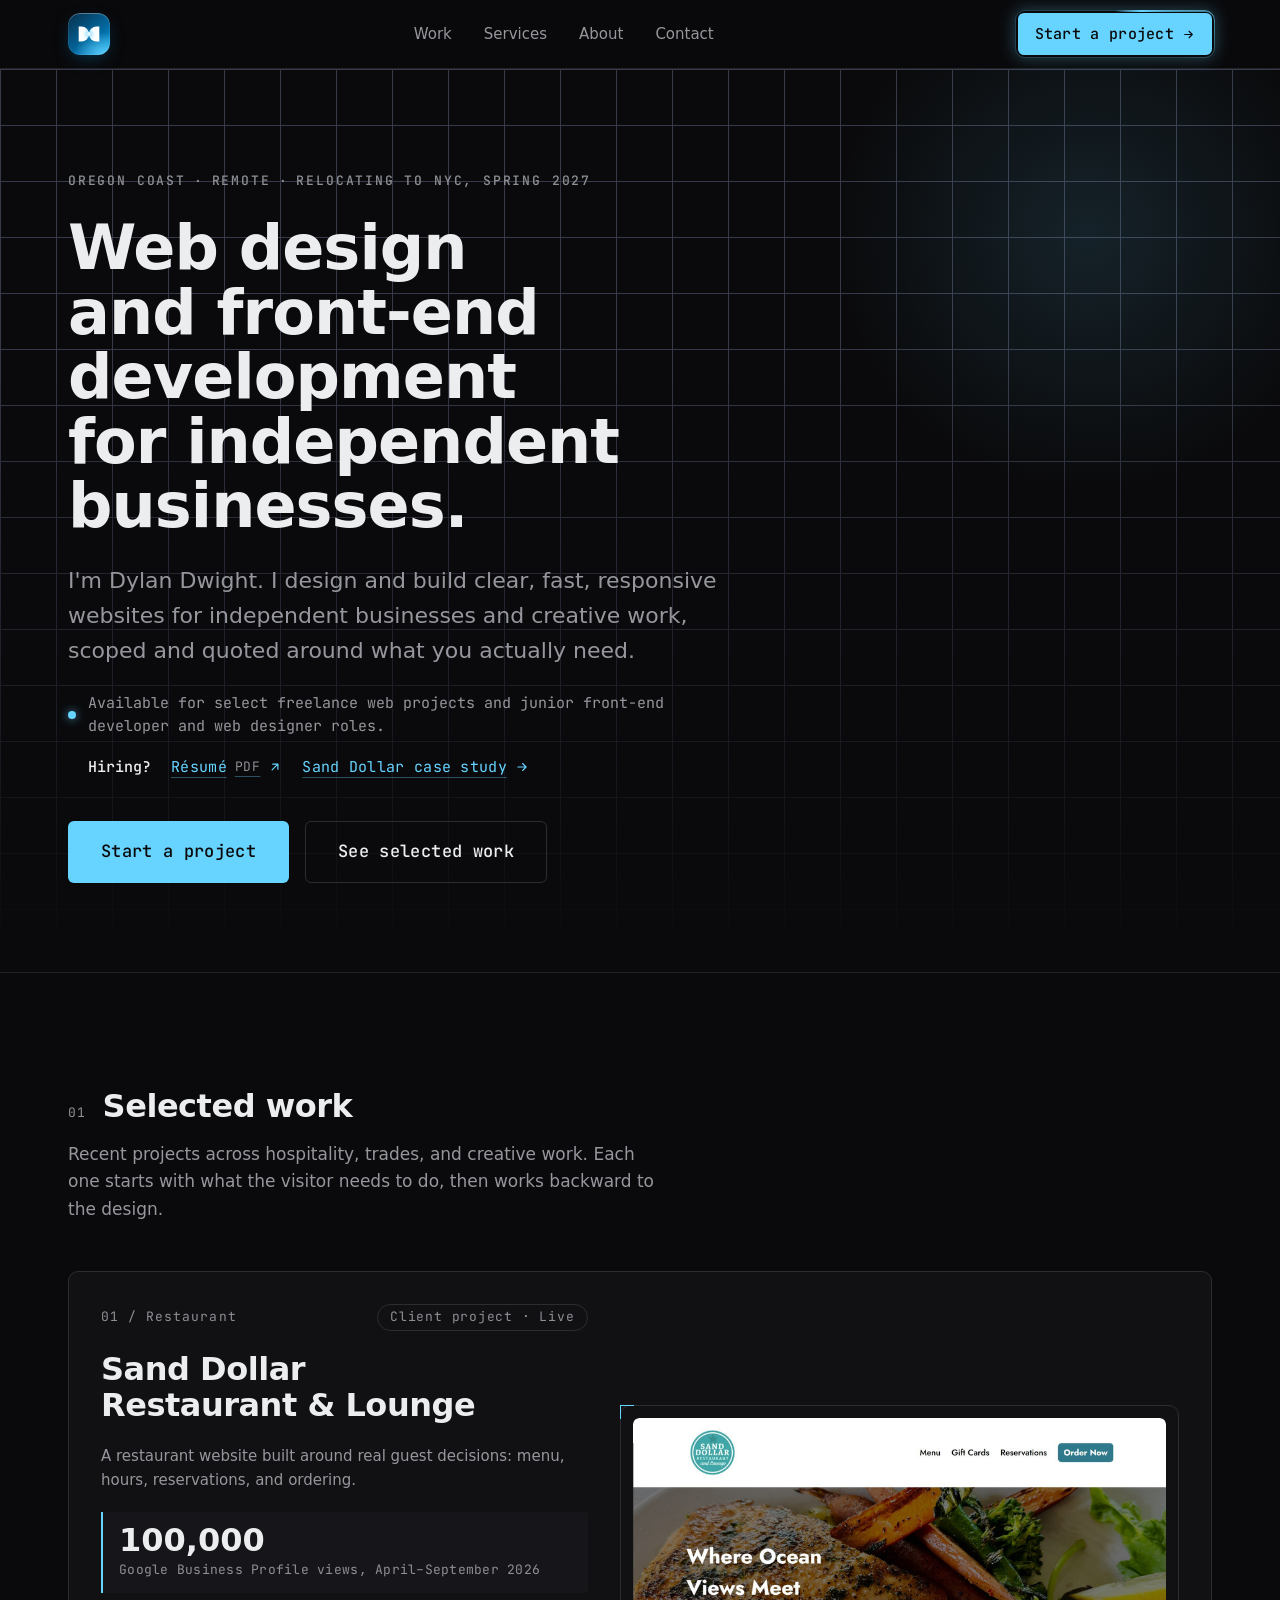
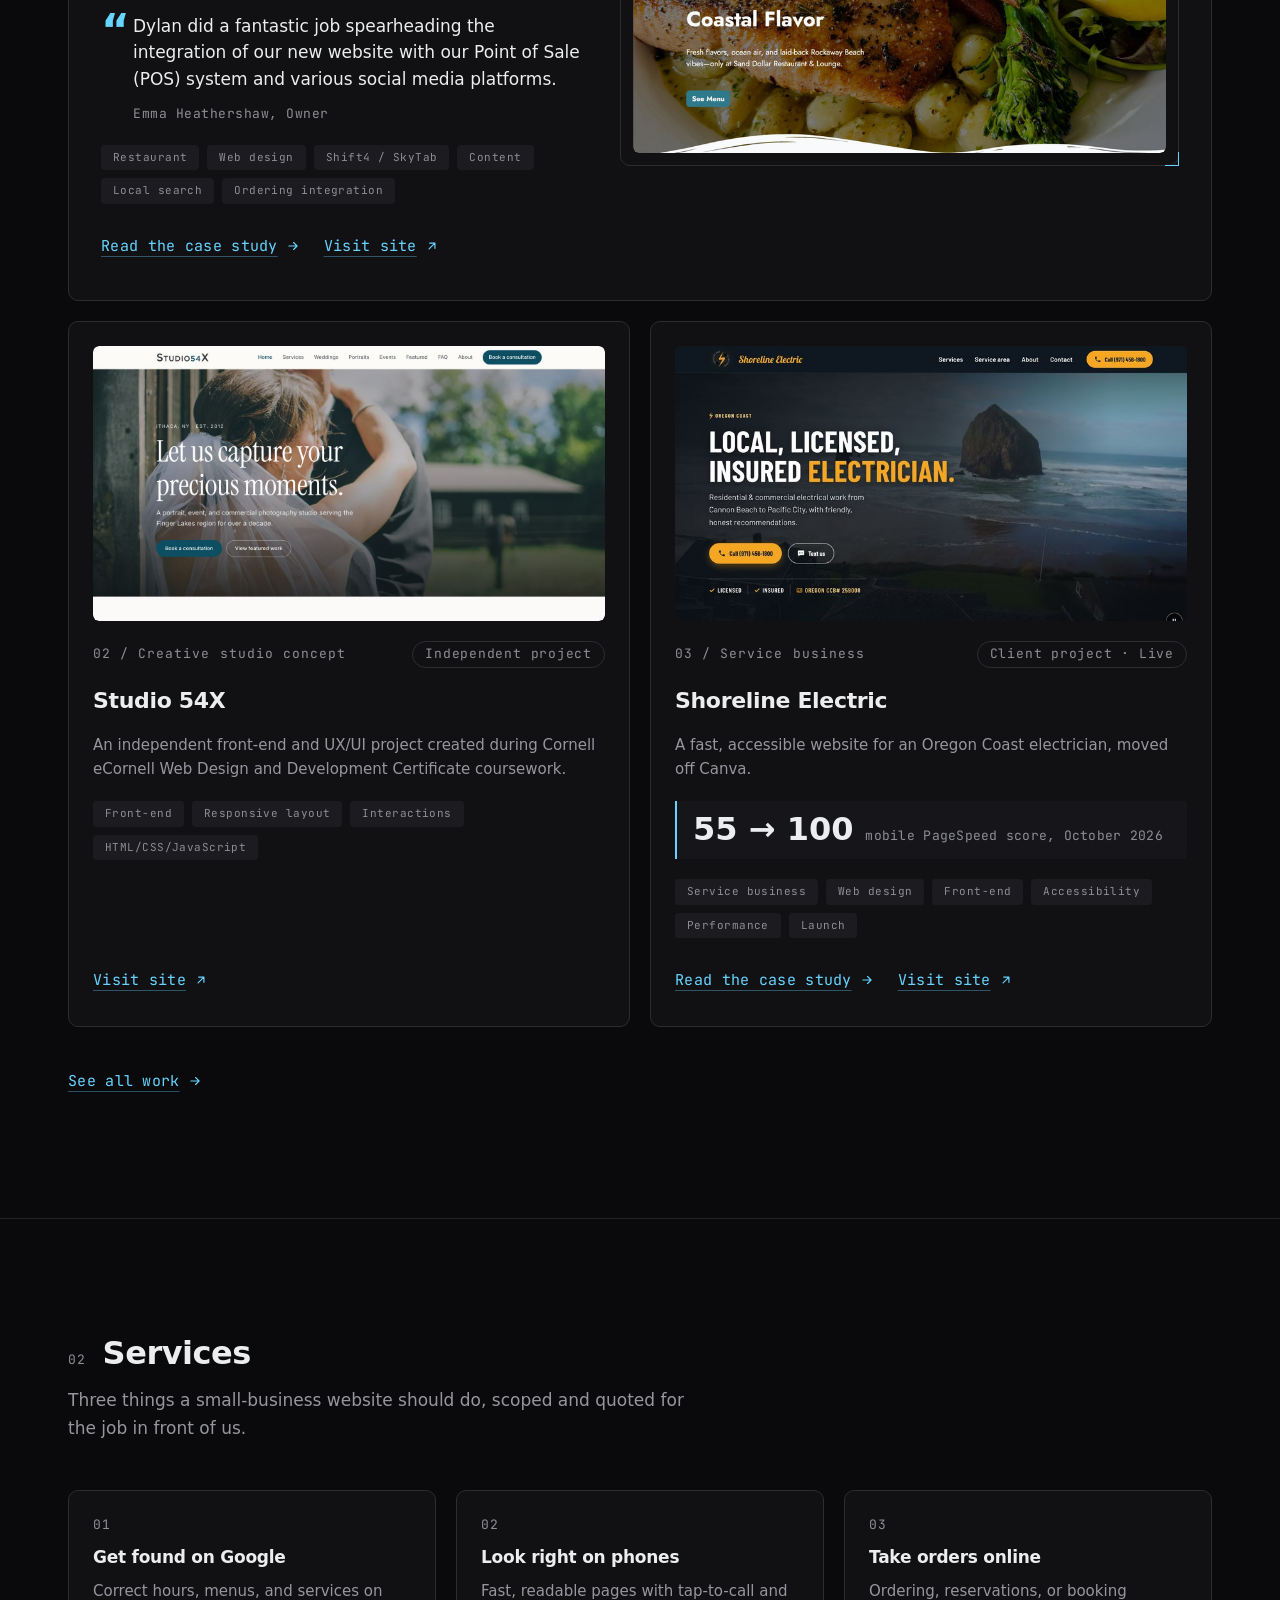
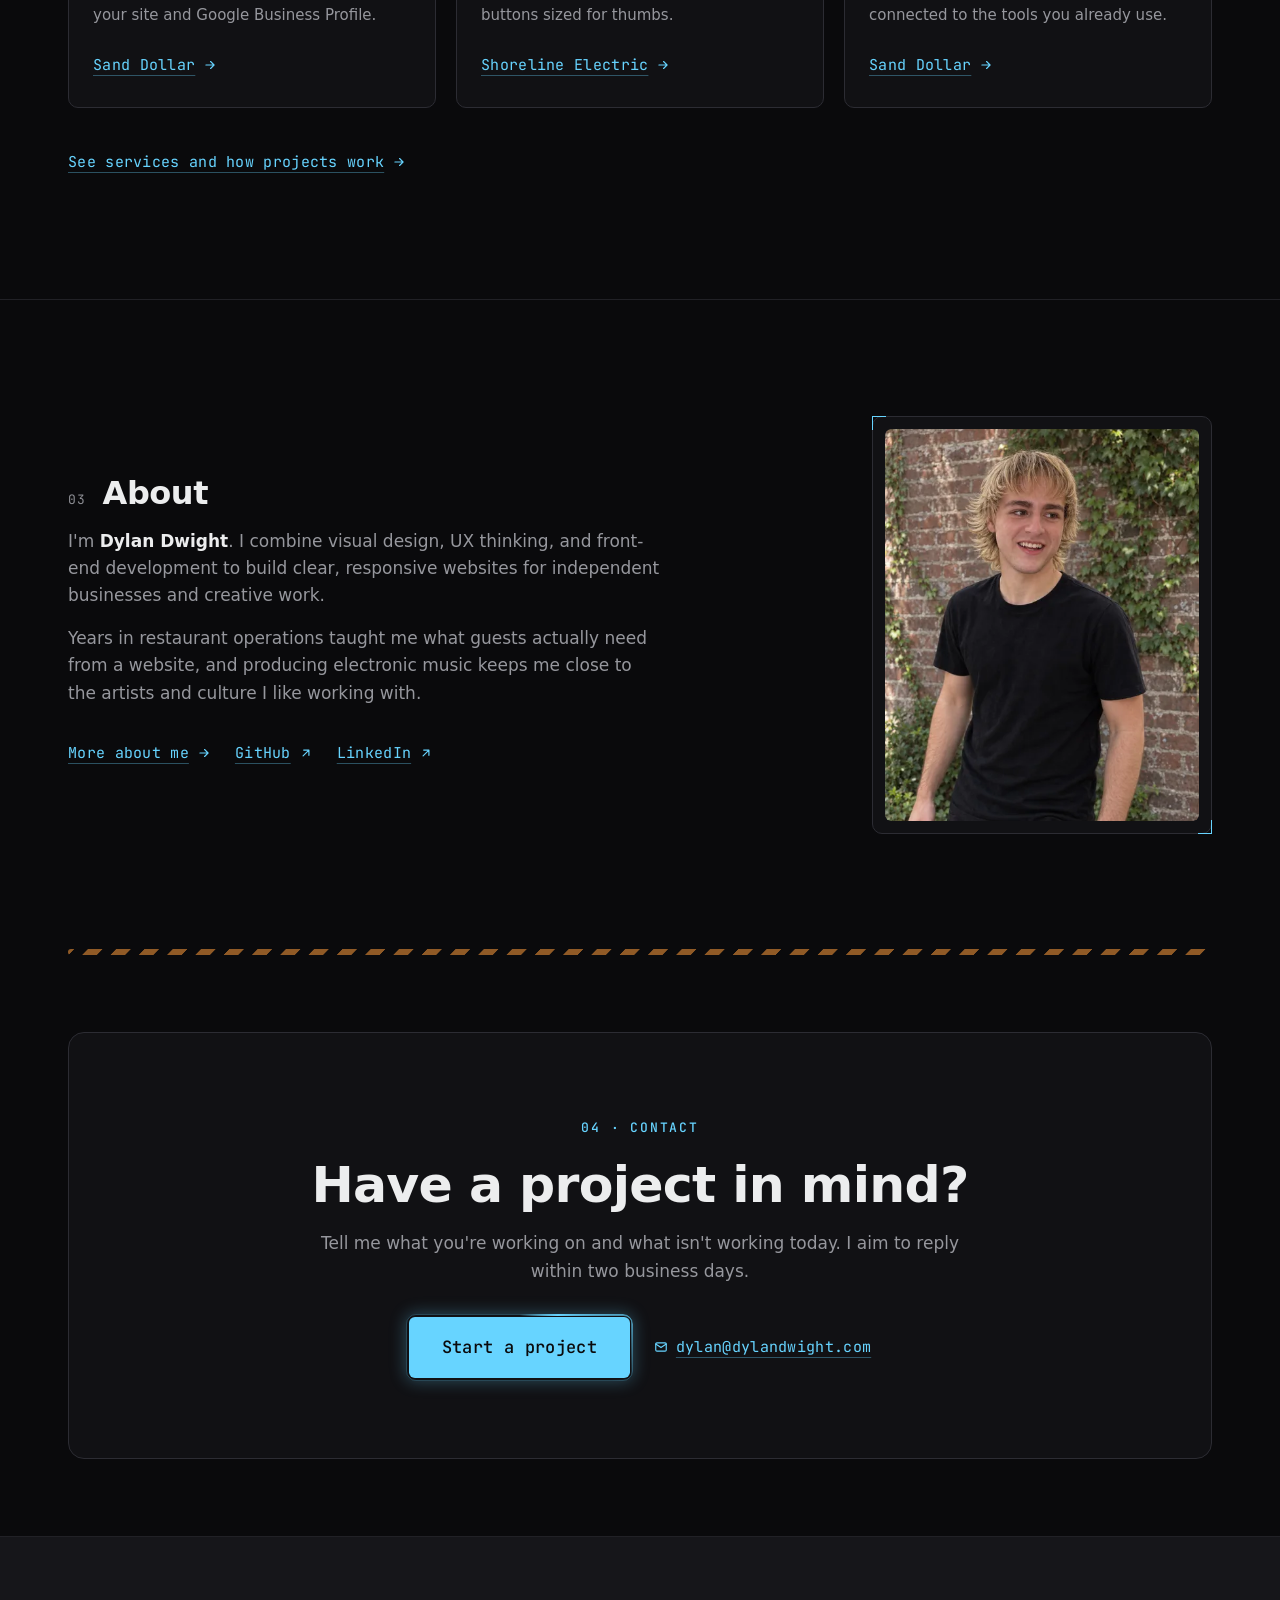
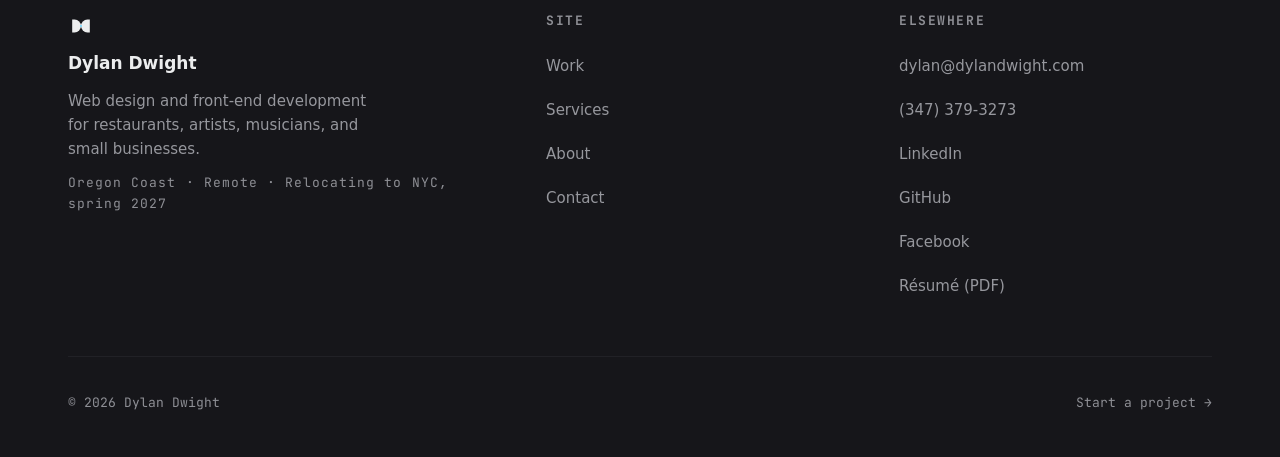
<file: index.html>
<!doctype html>
<html lang="en">
<head>
<meta charset="UTF-8" />
<meta name="viewport" content="width=device-width, initial-scale=1.0" />
<title>Dylan Dwight — Web Design & Front-End Development · Oregon Coast & Remote</title>
<meta name="description" content="Web design and front-end development for restaurants, artists, musicians, and small businesses. Clear, fast, responsive websites, scoped and quoted per project. Based on the Oregon Coast, working remotely with clients anywhere." />
<meta name="theme-color" content="#0a0a0c" />

<link rel="canonical" href="https://dylandwight.com/" />

<meta property="og:type" content="website" />
<meta property="og:url" content="https://dylandwight.com/" />
<meta property="og:title" content="Dylan Dwight — Web Design & Front-End Development · Remote" />
<meta property="og:description" content="Web design and front-end development for restaurants, artists, musicians, and small businesses. Clear, fast, responsive websites, scoped and quoted per project. Based on the Oregon Coast, working remotely with clients anywhere." />
<meta property="og:site_name" content="Dylan Dwight" />
<meta property="og:image" content="https://dylandwight.com/assets/og/og-home.png" />
<meta property="og:image:width" content="1200" />
<meta property="og:image:height" content="630" />
<meta property="og:image:alt" content="Web design and front-end development for independent businesses, with a portrait of Dylan Dwight." />

<meta name="twitter:card" content="summary_large_image" />
<meta name="twitter:title" content="Dylan Dwight — Web Design & Front-End Development · Remote" />
<meta name="twitter:description" content="Web design and front-end development for restaurants, artists, musicians, and small businesses. Clear, fast, responsive websites, scoped and quoted per project. Based on the Oregon Coast, working remotely with clients anywhere." />
<meta name="twitter:image" content="https://dylandwight.com/assets/og/og-home.png" />
<meta name="twitter:image:alt" content="Web design and front-end development for independent businesses, with a portrait of Dylan Dwight." />

<link rel="icon" href="/assets/favicon.svg" type="image/svg+xml" />
<link rel="icon" href="/assets/favicon-32.png" sizes="32x32" type="image/png" />
<link rel="apple-touch-icon" href="/assets/apple-touch-icon.png" />
<link rel="icon" href="/favicon.ico" sizes="48x48" />
<link rel="manifest" href="/site.webmanifest" />

<!-- Marks JS as available before first paint (progressive-enhancement styles key off html.js). -->
<script>document.documentElement.classList.add('js');</script>

<link rel="preconnect" href="https://api.fontshare.com" />
<link rel="preconnect" href="https://cdn.fontshare.com" crossorigin />
<link rel="preconnect" href="https://fonts.googleapis.com" />
<link rel="preconnect" href="https://fonts.gstatic.com" crossorigin />
<!-- One Fontshare request per family: the combined multi-family request has been observed
     returning the wrong second family, which left body text on the fallback font. -->
<link href="https://api.fontshare.com/v2/css?f[]=cabinet-grotesk@700&display=swap" rel="stylesheet" />
<link href="https://api.fontshare.com/v2/css?f[]=general-sans@400,500,600&display=swap" rel="stylesheet" />
<link href="https://fonts.googleapis.com/css2?family=JetBrains+Mono:wght@400;500;700&display=swap" rel="stylesheet" />

<link rel="stylesheet" href="/css/tokens.css" />
<link rel="stylesheet" href="/css/base.css" />
<link rel="stylesheet" href="/css/components.css" />
<link rel="stylesheet" href="/css/pages.css" />

<script type="application/ld+json">
{
  "@context": "https://schema.org",
  "@graph": [
    {
      "@type": "ProfessionalService",
      "@id": "https://dylandwight.com/#business",
      "name": "Dylan Dwight · Web Design",
      "url": "https://dylandwight.com/",
      "email": "dylan@dylandwight.com",
      "telephone": "+1-347-379-3273",
      "description": "Web design and front-end development for restaurants, artists, musicians, and small businesses.",
      "areaServed": [
        { "@type": "Country", "name": "United States" },
        { "@type": "State", "name": "Oregon" },
        { "@type": "City", "name": "Cannon Beach, OR" },
        { "@type": "City", "name": "Manzanita, OR" },
        { "@type": "City", "name": "Nehalem, OR" },
        { "@type": "City", "name": "Wheeler, OR" },
        { "@type": "City", "name": "Rockaway Beach, OR" },
        { "@type": "City", "name": "Garibaldi, OR" },
        { "@type": "City", "name": "Bay City, OR" },
        { "@type": "City", "name": "Tillamook, OR" },
        { "@type": "City", "name": "Oceanside, OR" },
        { "@type": "City", "name": "Netarts, OR" },
        { "@type": "City", "name": "Pacific City, OR" }
      ],
      "founder": { "@id": "https://dylandwight.com/#person" },
      "sameAs": ["https://www.linkedin.com/in/dylan-dwight/", "https://github.com/DylanDwight", "https://www.facebook.com/profile.php?id=61596396358825"],
      "knowsAbout": ["Web design", "Front-end development", "UX/UI design", "Responsive design", "Web accessibility", "SEO foundations", "Website maintenance"]
    },
    {
      "@type": "Person",
      "@id": "https://dylandwight.com/#person",
      "name": "Dylan Dwight",
      "jobTitle": "Web designer and front-end developer",
      "url": "https://dylandwight.com/",
      "email": "dylan@dylandwight.com",
      "telephone": "+1-347-379-3273",
      "worksFor": { "@id": "https://dylandwight.com/#business" },
      "sameAs": ["https://www.linkedin.com/in/dylan-dwight/", "https://github.com/DylanDwight"]
    },
    {
      "@type": "WebSite",
      "@id": "https://dylandwight.com/#website",
      "url": "https://dylandwight.com/",
      "name": "Dylan Dwight",
      "publisher": { "@id": "https://dylandwight.com/#business" }
    }
  ]
}
</script>
</head>
<body>

<a href="#main" class="skip-link">Skip to content</a>

<!-- ============ HEADER ============ -->
<header class="header" id="site-header">
  <div class="wrap header-inner">
    <a href="/" class="logo-link" aria-label="Dylan Dwight — home">
      <svg class="logo-mark" viewBox="0 0 64 60" fill="none" aria-hidden="true"><path d="M10 14 H16 A16 16 0 0 1 16 46 H10 Z" fill="currentColor"/><path d="M54 14 H48 A16 16 0 0 0 48 46 H54 Z" fill="currentColor"/><circle class="logo-node" cx="32" cy="30" r="2.5"/></svg>
    </a>

    <nav aria-label="Primary">
      <ul class="nav-links">
        <li><a href="/work/">Work</a></li>
<li><a href="/services/">Services</a></li>
<li><a href="/about/">About</a></li>
<li><a href="/contact/">Contact</a></li>
      </ul>
    </nav>

    <div class="header-actions">
      <a class="btn btn-primary btn-compact btn-nav-cta" href="/contact/">Start a project<svg viewBox="0 0 24 24" fill="none" stroke="currentColor" stroke-width="2" stroke-linecap="round" stroke-linejoin="round" aria-hidden="true"><path d="M5 12h14M13 6l6 6-6 6"/></svg></a>
      <button class="icon-btn nav-toggle" type="button" data-mobile-nav-open aria-label="Open menu" aria-expanded="false" aria-controls="mobile-nav">
        <svg viewBox="0 0 24 24" fill="none" stroke="currentColor" stroke-width="2" stroke-linecap="round" stroke-linejoin="round" aria-hidden="true"><path d="M4 7h16M4 12h16M4 17h16"/></svg>
      </button>
    </div>
  </div>
</header>

<!-- Mobile drawer: hidden (out of the tab order) until opened -->
<div class="mobile-nav" id="mobile-nav" data-mobile-nav role="dialog" aria-modal="true" aria-label="Site menu" hidden>
  <div class="mobile-nav-top">
    <a href="/" class="logo-link" aria-label="Dylan Dwight — home">
      <svg class="logo-mark" viewBox="0 0 64 60" fill="none" aria-hidden="true"><path d="M10 14 H16 A16 16 0 0 1 16 46 H10 Z" fill="currentColor"/><path d="M54 14 H48 A16 16 0 0 0 48 46 H54 Z" fill="currentColor"/><circle class="logo-node" cx="32" cy="30" r="2.5"/></svg>
    </a>
    <button class="icon-btn" type="button" data-mobile-nav-close aria-label="Close menu">
      <svg viewBox="0 0 24 24" fill="none" stroke="currentColor" stroke-width="2" stroke-linecap="round" stroke-linejoin="round" aria-hidden="true"><path d="M6 6l12 12M18 6L6 18"/></svg>
    </button>
  </div>
  <nav aria-label="Mobile">
    <ul class="mobile-nav-links">
      <li><a href="/work/">Work</a></li>
<li><a href="/services/">Services</a></li>
<li><a href="/about/">About</a></li>
<li><a href="/contact/">Contact</a></li>
    </ul>
  </nav>
  <div class="mobile-nav-cta">
    <a class="btn btn-primary" href="/contact/">Start a project</a>
  </div>
  <div class="mobile-nav-meta">
    <a href="mailto:dylan@dylandwight.com">dylan@dylandwight.com</a>
    <a href="tel:+13473793273">(347) 379-3273</a>
    <a href="https://www.linkedin.com/in/dylan-dwight/" target="_blank" rel="noopener noreferrer">LinkedIn<span class="sr-only"> (opens in a new tab)</span></a>
    <a href="https://github.com/DylanDwight" target="_blank" rel="noopener noreferrer">GitHub<span class="sr-only"> (opens in a new tab)</span></a>
    <a href="/resume/dylan-dwight-resume.pdf" target="_blank" rel="noopener">Résumé (PDF)<span class="sr-only"> (opens in a new tab)</span></a>
  </div>
</div>

<main id="main">

  <!-- ============ HERO ============ -->
  <section class="hero" aria-labelledby="hero-heading">
    <div class="grid-texture" aria-hidden="true"></div>
    <div class="hero-glow" aria-hidden="true"></div>
    <div class="wrap hero-inner">
      <div class="hero-copy">
        <p class="eyebrow eyebrow--wrap"><span>Oregon Coast</span><span class="eyebrow-sep" aria-hidden="true">·</span><span>Remote</span><span class="eyebrow-sep" aria-hidden="true">·</span><span>Relocating to NYC, spring 2027</span></p>
        <h1 id="hero-heading">Web design and <span class="nowrap">front-end</span> development for independent businesses.</h1>
        <p class="lede">I'm Dylan Dwight. I design and build clear, fast, responsive websites for independent businesses and creative work, scoped and quoted around what you actually need.</p>
        <p class="hero-availability">Available for select freelance web projects and junior front-end developer and web designer roles.</p>
        <p class="hero-hiring">
          <span class="hero-hiring-label">Hiring?</span>
          <a href="/resume/dylan-dwight-resume.pdf" class="text-link" target="_blank" rel="noopener">Résumé <span class="work-card-meta">PDF</span> <svg viewBox="0 0 24 24" fill="none" stroke="currentColor" stroke-width="2" stroke-linecap="round" stroke-linejoin="round" aria-hidden="true"><path d="M7 17 17 7M8 7h9v9"/></svg><span class="sr-only"> (opens in a new tab)</span></a>
          <a href="/work/sand-dollar/" class="text-link">Sand Dollar case study <svg viewBox="0 0 24 24" fill="none" stroke="currentColor" stroke-width="2" stroke-linecap="round" stroke-linejoin="round" aria-hidden="true"><path d="M5 12h14M13 6l6 6-6 6"/></svg></a>
        </p>
        <div class="hero-actions">
          <a href="/contact/" class="btn btn-primary btn-lg">Start a project</a>
          <a href="#work" class="btn btn-secondary btn-lg">See selected work</a>
        </div>
      </div>
    </div>
  </section>

  <!-- ============ SELECTED WORK ============ -->
  <section class="section" id="work" aria-labelledby="work-heading">
    <div class="wrap">
      <div class="section-intro">
        <div class="section-heading">
          <span class="section-index">01</span>
          <h2 id="work-heading">Selected work</h2>
        </div>
        <p class="lede">Recent projects across hospitality, trades, and creative work. Each one starts with what the visitor needs to do, then works backward to the design.</p>
      </div>

      <div class="work-grid">

        <article class="card work-card work-card--featured" data-reveal>
          <div class="work-card-body">
            <div class="work-card-top">
              <span class="work-card-index">01 / Restaurant</span>
              <span class="label-chip">Client project · Live</span>
            </div>
            <h3>Sand Dollar Restaurant &amp; Lounge</h3>
            <p class="work-card-summary">A restaurant website built around real guest decisions: menu, hours, reservations, and ordering.</p>
            <p class="work-card-result"><strong>100,000</strong> Google Business Profile views, April–September 2026</p>
            <figure class="quote quote--card">
              <blockquote>
                <p>Dylan did a fantastic job spearheading the integration of our new website with our Point of Sale (POS) system and various social media platforms.</p>
              </blockquote>
              <figcaption>Emma Heathershaw, Owner</figcaption>
            </figure>
            <div class="work-card-tags">
              <span class="tag">Restaurant</span><span class="tag">Web design</span><span class="tag">Shift4 / SkyTab</span><span class="tag">Content</span><span class="tag">Local search</span><span class="tag">Ordering integration</span>
            </div>
            <div class="work-card-links">
              <a href="/work/sand-dollar/" class="text-link">Read the case study <svg viewBox="0 0 24 24" fill="none" stroke="currentColor" stroke-width="2" stroke-linecap="round" stroke-linejoin="round" aria-hidden="true"><path d="M5 12h14M13 6l6 6-6 6"/></svg></a>
              <a href="https://sanddollarrestaurant.com" class="text-link" target="_blank" rel="noopener noreferrer">Visit site <svg viewBox="0 0 24 24" fill="none" stroke="currentColor" stroke-width="2" stroke-linecap="round" stroke-linejoin="round" aria-hidden="true"><path d="M7 17 17 7M8 7h9v9"/></svg><span class="sr-only"> (opens in a new tab)</span></a>
            </div>
          </div>
          <div class="corner-panel" style="padding: var(--space-3);">
            <a class="work-shot-link" href="https://sanddollarrestaurant.com" target="_blank" rel="noopener noreferrer" aria-label="Visit the Sand Dollar Restaurant and Lounge website (opens in a new tab)">
              <img class="work-shot" src="/assets/work/sand-dollar-home-desktop.jpg" srcset="/assets/work/sand-dollar-home-desktop-860.jpg 860w, /assets/work/sand-dollar-home-desktop.jpg 1720w" sizes="(max-width: 900px) 100vw, 640px" width="1720" height="1080" loading="lazy" decoding="async" alt="The redesigned Sand Dollar Restaurant and Lounge homepage on desktop: logo, Menu, Gift Cards, Reservations, and an Order Now button above a seafood hero photo with the headline Where Ocean Views Meet Coastal Flavor.">
            </a>
          </div>
        </article>

        <article class="card work-card" data-reveal>
          <a class="work-shot-link" href="https://studio54x.site" target="_blank" rel="noopener noreferrer" aria-label="Visit the Studio 54X website (opens in a new tab)">
            <img class="work-shot" src="/assets/work/studio-54x-home-desktop.jpg" srcset="/assets/work/studio-54x-home-desktop-1440.jpg 1440w, /assets/work/studio-54x-home-desktop.jpg 2880w" sizes="(max-width: 900px) 100vw, 560px" width="2880" height="1800" loading="lazy" decoding="async" alt="The Studio 54X concept homepage on desktop: a wedding photo hero with the headline Let us capture your precious moments, a Book a consultation button, and navigation for services, weddings, portraits, and events.">
          </a>
          <div class="work-card-top">
            <span class="work-card-index">02 / Creative studio concept</span>
            <span class="label-chip">Independent project</span>
          </div>
          <h3>Studio 54X</h3>
          <p class="work-card-summary">An independent front-end and UX/UI project created during Cornell eCornell Web Design and Development Certificate coursework.</p>
          <div class="work-card-tags">
            <span class="tag">Front-end</span><span class="tag">Responsive layout</span><span class="tag">Interactions</span><span class="tag">HTML/CSS/JavaScript</span>
          </div>
          <div class="work-card-links">
            <a href="https://studio54x.site" class="text-link" target="_blank" rel="noopener noreferrer">Visit site <svg viewBox="0 0 24 24" fill="none" stroke="currentColor" stroke-width="2" stroke-linecap="round" stroke-linejoin="round" aria-hidden="true"><path d="M7 17 17 7M8 7h9v9"/></svg><span class="sr-only"> (opens in a new tab)</span></a>
          </div>
        </article>

        <article class="card work-card" data-reveal>
          <a class="work-shot-link" href="https://shoreline-electric.com" target="_blank" rel="noopener noreferrer" aria-label="Visit the Shoreline Electric website (opens in a new tab)">
            <img class="work-shot" src="/assets/work/shoreline-electric-home-desktop.jpg" srcset="/assets/work/shoreline-electric-home-desktop-800.jpg 800w, /assets/work/shoreline-electric-home-desktop.jpg 1600w" sizes="(max-width: 900px) 100vw, 560px" width="1600" height="860" loading="lazy" decoding="async" alt="The redesigned Shoreline Electric homepage on desktop: a sticky header with an amber Call button over a darkened drone video of Haystack Rock, with the headline Local, Licensed, Insured Electrician and Call and Text us buttons.">
          </a>
          <div class="work-card-top">
            <span class="work-card-index">03 / Service business</span>
            <span class="label-chip">Client project · Live</span>
          </div>
          <h3>Shoreline Electric</h3>
          <p class="work-card-summary">A fast, accessible website for an Oregon Coast electrician, moved off Canva.</p>
          <p class="work-card-result"><strong>55 → 100</strong> mobile PageSpeed score, October 2026</p>
          <div class="work-card-tags">
            <span class="tag">Service business</span><span class="tag">Web design</span><span class="tag">Front-end</span><span class="tag">Accessibility</span><span class="tag">Performance</span><span class="tag">Launch</span>
          </div>
          <div class="work-card-links">
            <a href="/work/shoreline-electric/" class="text-link">Read the case study <svg viewBox="0 0 24 24" fill="none" stroke="currentColor" stroke-width="2" stroke-linecap="round" stroke-linejoin="round" aria-hidden="true"><path d="M5 12h14M13 6l6 6-6 6"/></svg></a>
            <a href="https://shoreline-electric.com" class="text-link" target="_blank" rel="noopener noreferrer">Visit site <svg viewBox="0 0 24 24" fill="none" stroke="currentColor" stroke-width="2" stroke-linecap="round" stroke-linejoin="round" aria-hidden="true"><path d="M7 17 17 7M8 7h9v9"/></svg><span class="sr-only"> (opens in a new tab)</span></a>
          </div>
        </article>

      </div>

      <div class="work-more">
        <a href="/work/" class="text-link">See all work <svg viewBox="0 0 24 24" fill="none" stroke="currentColor" stroke-width="2" stroke-linecap="round" stroke-linejoin="round" aria-hidden="true"><path d="M5 12h14M13 6l6 6-6 6"/></svg></a>
      </div>
    </div>
  </section>

  <!-- ============ SERVICES PREVIEW ============ -->
  <section class="section" id="services" aria-labelledby="services-heading">
    <div class="wrap">
      <div class="section-intro">
        <div class="section-heading">
          <span class="section-index">02</span>
          <h2 id="services-heading"><a href="/services/">Services</a></h2>
        </div>
        <p class="lede">Three things a small-business website should do, scoped and quoted for the job in front of us.</p>
      </div>

      <div class="service-grid service-grid--three" data-reveal>
        <div class="card service-item"><span class="service-index">01</span><h3>Get found on Google</h3><p>Correct hours, menus, and services on your site and Google Business Profile.</p><a href="/work/sand-dollar/#seo-geo" class="text-link service-proof">Sand Dollar <svg viewBox="0 0 24 24" fill="none" stroke="currentColor" stroke-width="2" stroke-linecap="round" stroke-linejoin="round" aria-hidden="true"><path d="M5 12h14M13 6l6 6-6 6"/></svg></a></div>
        <div class="card service-item"><span class="service-index">02</span><h3>Look right on phones</h3><p>Fast, readable pages with tap-to-call and buttons sized for thumbs.</p><a href="/work/shoreline-electric/" class="text-link service-proof">Shoreline Electric <svg viewBox="0 0 24 24" fill="none" stroke="currentColor" stroke-width="2" stroke-linecap="round" stroke-linejoin="round" aria-hidden="true"><path d="M5 12h14M13 6l6 6-6 6"/></svg></a></div>
        <div class="card service-item"><span class="service-index">03</span><h3>Take orders online</h3><p>Ordering, reservations, or booking connected to the tools you already use.</p><a href="/work/sand-dollar/#ecosystem" class="text-link service-proof">Sand Dollar <svg viewBox="0 0 24 24" fill="none" stroke="currentColor" stroke-width="2" stroke-linecap="round" stroke-linejoin="round" aria-hidden="true"><path d="M5 12h14M13 6l6 6-6 6"/></svg></a></div>
      </div>

      <p style="margin-top: var(--space-8);"><a href="/services/" class="text-link">See services and how projects work <svg viewBox="0 0 24 24" fill="none" stroke="currentColor" stroke-width="2" stroke-linecap="round" stroke-linejoin="round" aria-hidden="true"><path d="M5 12h14M13 6l6 6-6 6"/></svg></a></p>
    </div>
  </section>

  <!-- ============ ABOUT PREVIEW ============ -->
  <section class="section" id="about" aria-labelledby="about-heading">
    <div class="wrap">
      <div class="about-grid">
        <div class="about-copy" data-reveal>
          <div class="section-heading">
            <span class="section-index">03</span>
            <h2 id="about-heading">About</h2>
          </div>
          <p>I'm <strong>Dylan Dwight</strong>. I combine visual design, UX thinking, and front-end development to build clear, responsive websites for independent businesses and creative work.</p>
          <p>Years in restaurant operations taught me what guests actually need from a website, and producing electronic music keeps me close to the artists and culture I like working with.</p>
          <div class="about-links">
            <a href="/about/" class="text-link">More about me <svg viewBox="0 0 24 24" fill="none" stroke="currentColor" stroke-width="2" stroke-linecap="round" stroke-linejoin="round" aria-hidden="true"><path d="M5 12h14M13 6l6 6-6 6"/></svg></a>
            <a href="https://github.com/DylanDwight" class="text-link" target="_blank" rel="noopener noreferrer">GitHub <svg viewBox="0 0 24 24" fill="none" stroke="currentColor" stroke-width="2" stroke-linecap="round" stroke-linejoin="round" aria-hidden="true"><path d="M7 17 17 7M8 7h9v9"/></svg><span class="sr-only"> (opens in a new tab)</span></a>
            <a href="https://www.linkedin.com/in/dylan-dwight/" class="text-link" target="_blank" rel="noopener noreferrer">LinkedIn <svg viewBox="0 0 24 24" fill="none" stroke="currentColor" stroke-width="2" stroke-linecap="round" stroke-linejoin="round" aria-hidden="true"><path d="M7 17 17 7M8 7h9v9"/></svg><span class="sr-only"> (opens in a new tab)</span></a>
          </div>
        </div>

        <a class="corner-panel about-portrait about-portrait--home" href="/about/" data-reveal>
          <span class="portrait-media">
            <picture>
              <source type="image/webp" srcset="/assets/img/about/portrait-480.webp 480w, /assets/img/about/portrait.webp 960w" sizes="(max-width: 860px) 260px, 400px">
              <img src="/assets/img/about/portrait.jpg" srcset="/assets/img/about/portrait-480.jpg 480w, /assets/img/about/portrait.jpg 960w" sizes="(max-width: 860px) 260px, 400px" width="960" height="1200" alt="Dylan Dwight, portrait. Go to the About page." loading="lazy" decoding="async">
            </picture>
          </span>
          <span class="portrait-bubble" aria-hidden="true">Hey, I'm Dylan <span class="portrait-bubble-wave">👋</span></span>
        </a>
      </div>
    </div>
  </section>

  <div class="wrap"><div class="divider-hazard" aria-hidden="true"></div></div>

  <section class="section section--tight" aria-labelledby="cta-heading">
    <div class="wrap">
      <div class="cta-panel" data-reveal>
        <div class="grid-texture" aria-hidden="true"></div>
        <span class="eyebrow eyebrow--accent">04 · Contact</span>
        <h2 id="cta-heading">Have a project in mind?</h2>
        <p class="lede">Tell me what you're working on and what isn't working today. I aim to reply within two business days.</p>
        <div class="cta-actions">
          <a href="/contact/" class="btn btn-primary btn-lg">Start a project</a>
          <a href="mailto:dylan@dylandwight.com" class="text-link"><svg viewBox="0 0 24 24" fill="none" stroke="currentColor" stroke-width="2" stroke-linecap="round" stroke-linejoin="round" aria-hidden="true"><rect x="3" y="5" width="18" height="14" rx="2"/><path d="m3 7 9 6 9-6"/></svg> dylan@dylandwight.com</a>
        </div>
      </div>
    </div>
  </section>

</main>

<!-- ============ FOOTER ============ -->
<footer class="footer">
  <div class="wrap">
    <div class="footer-grid">
      <div class="footer-brand">
        <svg class="logo-mark" viewBox="0 0 64 60" fill="none" aria-hidden="true"><path d="M10 14 H16 A16 16 0 0 1 16 46 H10 Z" fill="currentColor"/><path d="M54 14 H48 A16 16 0 0 0 48 46 H54 Z" fill="currentColor"/><circle class="logo-node" cx="32" cy="30" r="2.5"/></svg>
        <strong>Dylan Dwight</strong>
        <p>Web design and front-end development for restaurants, artists, musicians, and small businesses.</p>
        <span class="mono">Oregon Coast · Remote · Relocating to NYC, spring 2027</span>
      </div>
      <nav aria-label="Footer">
        <h2 class="footer-heading">Site</h2>
        <ul class="footer-list">
          <li><a href="/work/">Work</a></li>
          <li><a href="/services/">Services</a></li>
          <li><a href="/about/">About</a></li>
          <li><a href="/contact/">Contact</a></li>
        </ul>
      </nav>
      <div>
        <h2 class="footer-heading">Elsewhere</h2>
        <ul class="footer-list">
          <li><a href="mailto:dylan@dylandwight.com">dylan@dylandwight.com</a></li>
          <li><a href="tel:+13473793273">(347) 379-3273</a></li>
          <li><a href="https://www.linkedin.com/in/dylan-dwight/" target="_blank" rel="noopener noreferrer">LinkedIn<span class="sr-only"> (opens in a new tab)</span></a></li>
          <li><a href="https://github.com/DylanDwight" target="_blank" rel="noopener noreferrer">GitHub<span class="sr-only"> (opens in a new tab)</span></a></li>
          <li><a href="https://www.facebook.com/profile.php?id=61596396358825" target="_blank" rel="noopener noreferrer">Facebook<span class="sr-only"> (opens in a new tab)</span></a></li>
          <li><a href="/resume/dylan-dwight-resume.pdf" target="_blank" rel="noopener">Résumé (PDF)<span class="sr-only"> (opens in a new tab)</span></a></li>
        </ul>
      </div>
    </div>
    <div class="footer-bottom">
      <span>© 2026 Dylan Dwight</span>
      <a href="/contact/">Start a project →</a>
    </div>
  </div>
</footer>

<script type="module" src="/js/app.js"></script>
</body>
</html>
</file>
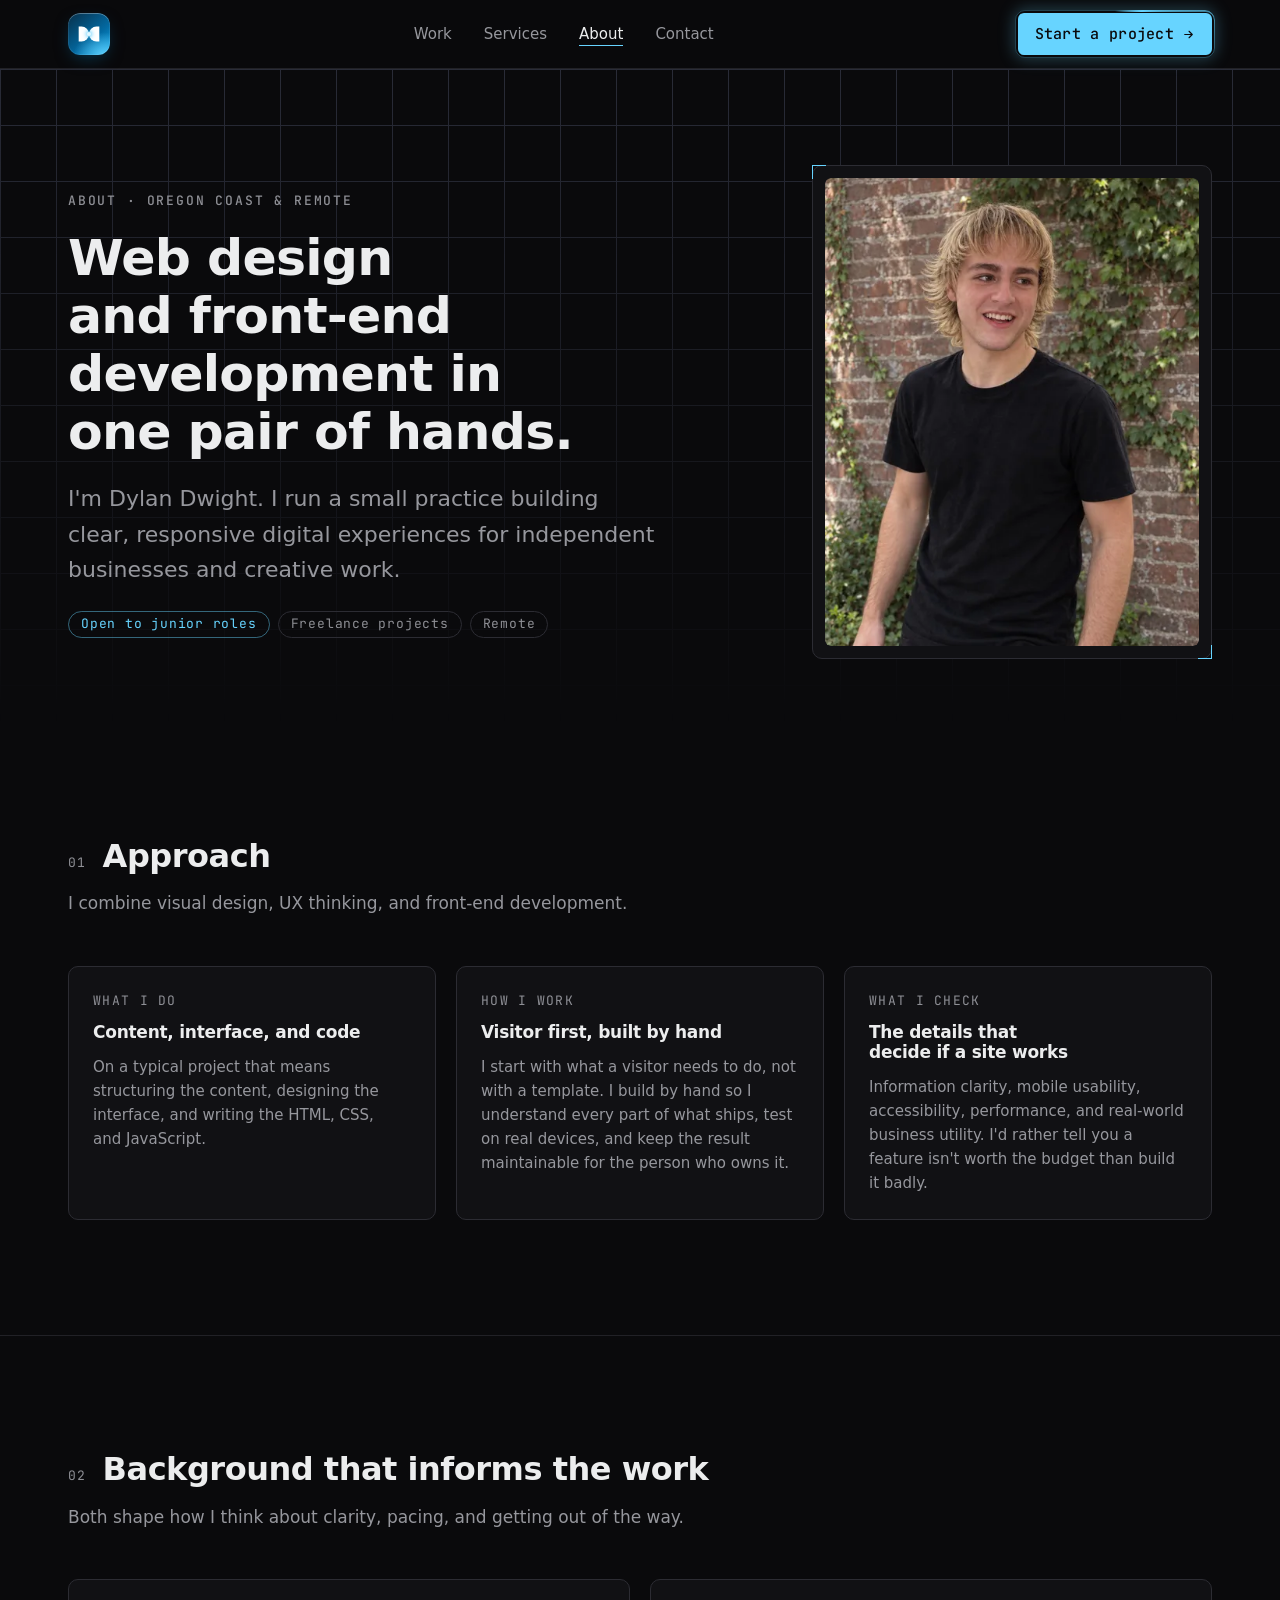
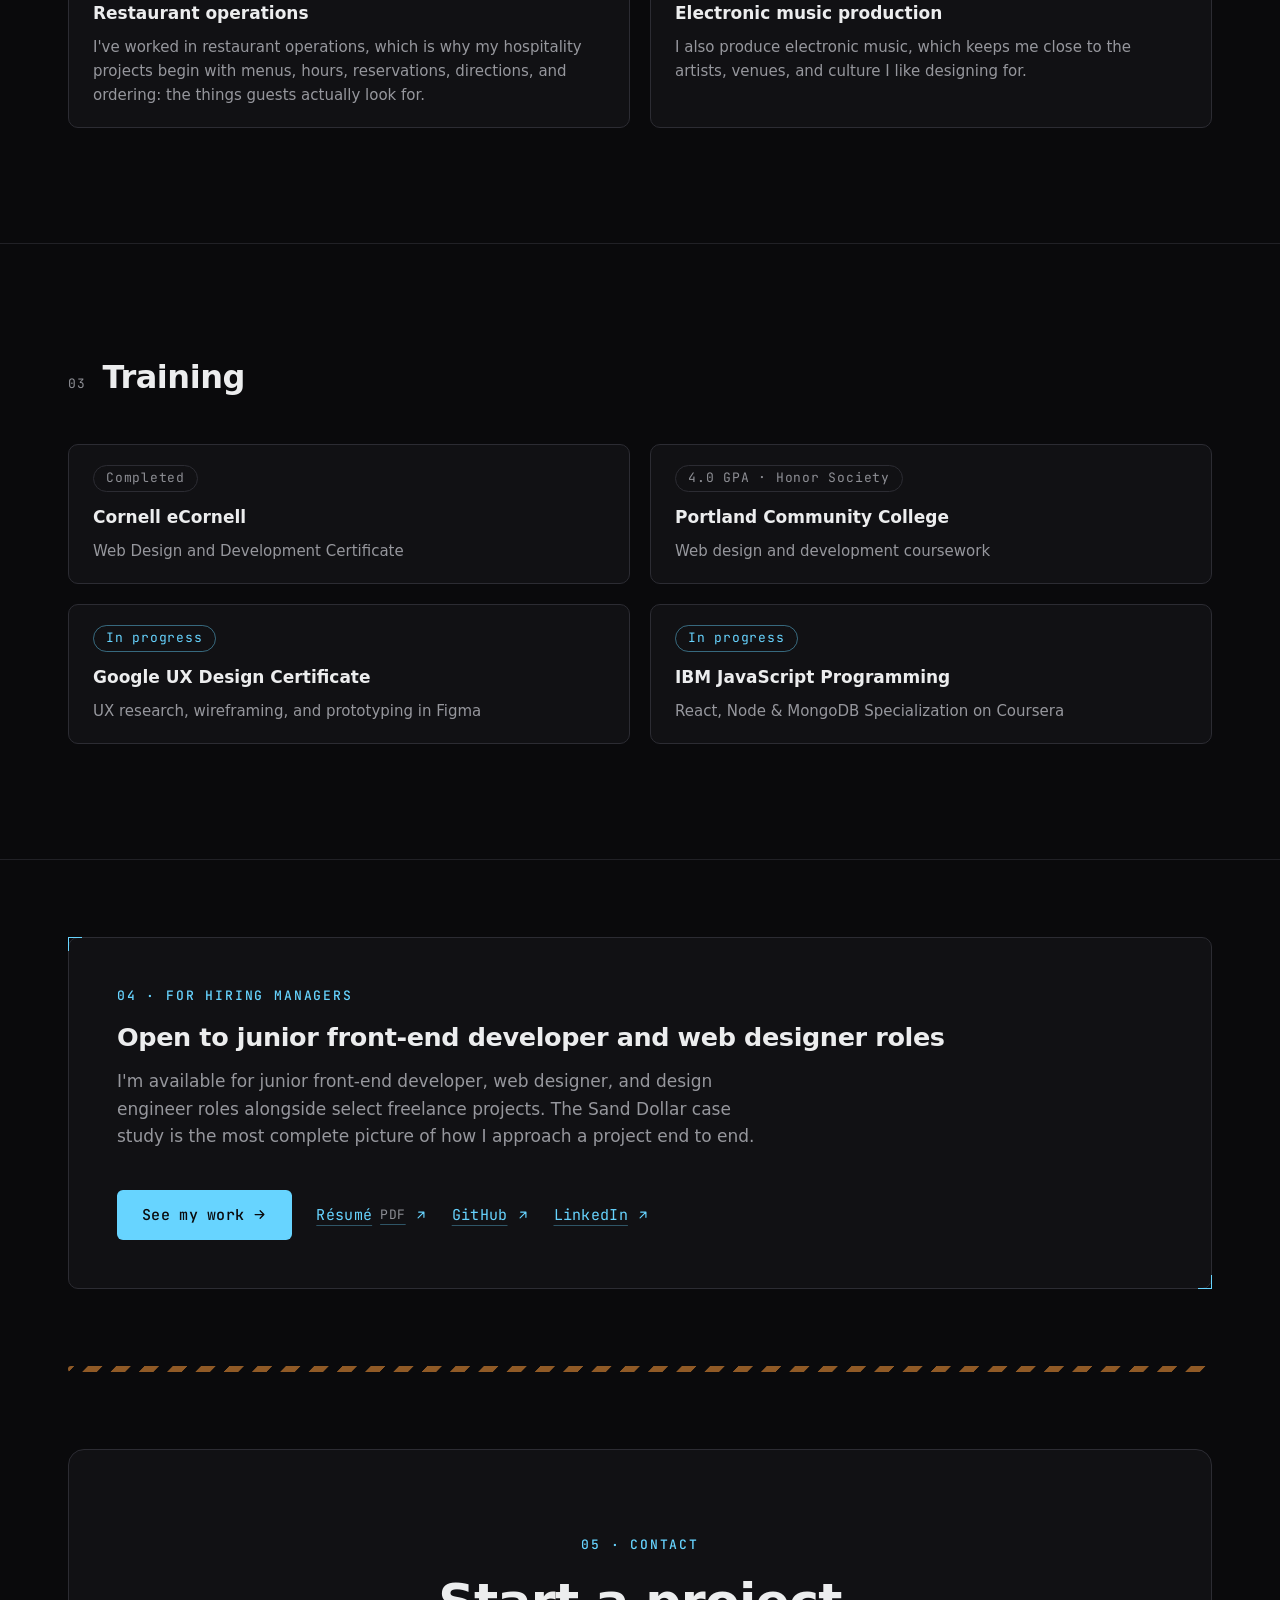
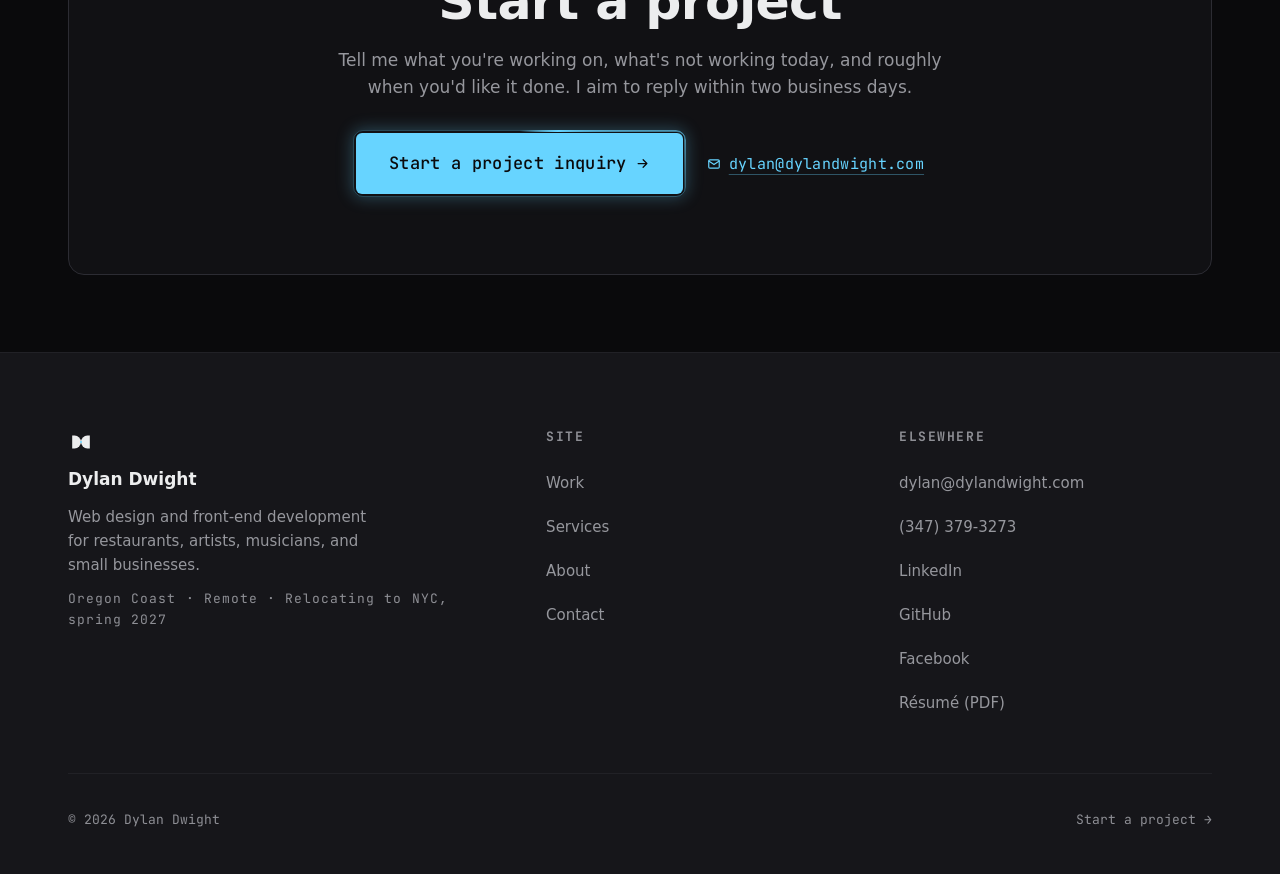
<file: about/index.html>
<!doctype html>
<html lang="en">
<head>
<meta charset="UTF-8" />
<meta name="viewport" content="width=device-width, initial-scale=1.0" />
<title>About — Dylan Dwight</title>
<meta name="description" content="Dylan Dwight is a remote web designer and front-end developer combining visual design, UX thinking, and hand-coded front-end development for independent businesses and creative work." />
<meta name="theme-color" content="#0a0a0c" />

<link rel="canonical" href="https://dylandwight.com/about/" />

<meta property="og:type" content="website" />
<meta property="og:url" content="https://dylandwight.com/about/" />
<meta property="og:title" content="About — Dylan Dwight" />
<meta property="og:description" content="Dylan Dwight is a remote web designer and front-end developer combining visual design, UX thinking, and hand-coded front-end development for independent businesses and creative work." />
<meta property="og:site_name" content="Dylan Dwight" />
<meta property="og:image" content="https://dylandwight.com/assets/og/og-about.png" />
<meta property="og:image:width" content="1200" />
<meta property="og:image:height" content="630" />
<meta property="og:image:alt" content="About Dylan Dwight: web design and front-end development in one pair of hands. Open to junior roles." />

<meta name="twitter:card" content="summary_large_image" />
<meta name="twitter:title" content="About — Dylan Dwight" />
<meta name="twitter:description" content="Dylan Dwight is a remote web designer and front-end developer combining visual design, UX thinking, and hand-coded front-end development for independent businesses and creative work." />
<meta name="twitter:image" content="https://dylandwight.com/assets/og/og-about.png" />
<meta name="twitter:image:alt" content="About Dylan Dwight: web design and front-end development in one pair of hands. Open to junior roles." />

<link rel="icon" href="/assets/favicon.svg" type="image/svg+xml" />
<link rel="icon" href="/assets/favicon-32.png" sizes="32x32" type="image/png" />
<link rel="apple-touch-icon" href="/assets/apple-touch-icon.png" />
<link rel="icon" href="/favicon.ico" sizes="48x48" />
<link rel="manifest" href="/site.webmanifest" />

<!-- Marks JS as available before first paint (progressive-enhancement styles key off html.js). -->
<script>document.documentElement.classList.add('js');</script>

<link rel="preconnect" href="https://api.fontshare.com" />
<link rel="preconnect" href="https://cdn.fontshare.com" crossorigin />
<link rel="preconnect" href="https://fonts.googleapis.com" />
<link rel="preconnect" href="https://fonts.gstatic.com" crossorigin />
<!-- One Fontshare request per family: the combined multi-family request has been observed
     returning the wrong second family, which left body text on the fallback font. -->
<link href="https://api.fontshare.com/v2/css?f[]=cabinet-grotesk@700&display=swap" rel="stylesheet" />
<link href="https://api.fontshare.com/v2/css?f[]=general-sans@400,500,600&display=swap" rel="stylesheet" />
<link href="https://fonts.googleapis.com/css2?family=JetBrains+Mono:wght@400;500;700&display=swap" rel="stylesheet" />

<link rel="stylesheet" href="/css/tokens.css" />
<link rel="stylesheet" href="/css/base.css" />
<link rel="stylesheet" href="/css/components.css" />
<link rel="stylesheet" href="/css/pages.css" />

<script type="application/ld+json">
{
  "@context": "https://schema.org",
  "@graph": [
    {
      "@type": "ProfessionalService",
      "@id": "https://dylandwight.com/#business",
      "name": "Dylan Dwight · Web Design",
      "url": "https://dylandwight.com/",
      "email": "dylan@dylandwight.com",
      "telephone": "+1-347-379-3273",
      "description": "Web design and front-end development for restaurants, artists, musicians, and small businesses.",
      "areaServed": "US",
      "founder": { "@id": "https://dylandwight.com/#person" },
      "sameAs": ["https://www.linkedin.com/in/dylan-dwight/", "https://github.com/DylanDwight", "https://www.facebook.com/profile.php?id=61596396358825"],
      "knowsAbout": ["Web design", "Front-end development", "UX/UI design", "Responsive design", "Web accessibility", "SEO foundations", "Website maintenance"]
    },
    {
      "@type": "Person",
      "@id": "https://dylandwight.com/#person",
      "name": "Dylan Dwight",
      "jobTitle": "Web designer and front-end developer",
      "url": "https://dylandwight.com/",
      "email": "dylan@dylandwight.com",
      "telephone": "+1-347-379-3273",
      "worksFor": { "@id": "https://dylandwight.com/#business" },
      "sameAs": ["https://www.linkedin.com/in/dylan-dwight/", "https://github.com/DylanDwight"]
    },
    {
      "@type": "WebSite",
      "@id": "https://dylandwight.com/#website",
      "url": "https://dylandwight.com/",
      "name": "Dylan Dwight",
      "publisher": { "@id": "https://dylandwight.com/#business" }
    }
  ]
}
</script>
</head>
<body>

<a href="#main" class="skip-link">Skip to content</a>

<!-- ============ HEADER ============ -->
<header class="header" id="site-header">
  <div class="wrap header-inner">
    <a href="/" class="logo-link" aria-label="Dylan Dwight — home">
      <svg class="logo-mark" viewBox="0 0 64 60" fill="none" aria-hidden="true"><path d="M10 14 H16 A16 16 0 0 1 16 46 H10 Z" fill="currentColor"/><path d="M54 14 H48 A16 16 0 0 0 48 46 H54 Z" fill="currentColor"/><circle class="logo-node" cx="32" cy="30" r="2.5"/></svg>
    </a>

    <nav aria-label="Primary">
      <ul class="nav-links">
        <li><a href="/work/">Work</a></li>
<li><a href="/services/">Services</a></li>
<li><a href="/about/" aria-current="page">About</a></li>
<li><a href="/contact/">Contact</a></li>
      </ul>
    </nav>

    <div class="header-actions">
      <a class="btn btn-primary btn-compact btn-nav-cta" href="/contact/">Start a project<svg viewBox="0 0 24 24" fill="none" stroke="currentColor" stroke-width="2" stroke-linecap="round" stroke-linejoin="round" aria-hidden="true"><path d="M5 12h14M13 6l6 6-6 6"/></svg></a>
      <button class="icon-btn nav-toggle" type="button" data-mobile-nav-open aria-label="Open menu" aria-expanded="false" aria-controls="mobile-nav">
        <svg viewBox="0 0 24 24" fill="none" stroke="currentColor" stroke-width="2" stroke-linecap="round" stroke-linejoin="round" aria-hidden="true"><path d="M4 7h16M4 12h16M4 17h16"/></svg>
      </button>
    </div>
  </div>
</header>

<!-- Mobile drawer: hidden (out of the tab order) until opened -->
<div class="mobile-nav" id="mobile-nav" data-mobile-nav role="dialog" aria-modal="true" aria-label="Site menu" hidden>
  <div class="mobile-nav-top">
    <a href="/" class="logo-link" aria-label="Dylan Dwight — home">
      <svg class="logo-mark" viewBox="0 0 64 60" fill="none" aria-hidden="true"><path d="M10 14 H16 A16 16 0 0 1 16 46 H10 Z" fill="currentColor"/><path d="M54 14 H48 A16 16 0 0 0 48 46 H54 Z" fill="currentColor"/><circle class="logo-node" cx="32" cy="30" r="2.5"/></svg>
    </a>
    <button class="icon-btn" type="button" data-mobile-nav-close aria-label="Close menu">
      <svg viewBox="0 0 24 24" fill="none" stroke="currentColor" stroke-width="2" stroke-linecap="round" stroke-linejoin="round" aria-hidden="true"><path d="M6 6l12 12M18 6L6 18"/></svg>
    </button>
  </div>
  <nav aria-label="Mobile">
    <ul class="mobile-nav-links">
      <li><a href="/work/">Work</a></li>
<li><a href="/services/">Services</a></li>
<li><a href="/about/" aria-current="page">About</a></li>
<li><a href="/contact/">Contact</a></li>
    </ul>
  </nav>
  <div class="mobile-nav-cta">
    <a class="btn btn-primary" href="/contact/">Start a project</a>
  </div>
  <div class="mobile-nav-meta">
    <a href="mailto:dylan@dylandwight.com">dylan@dylandwight.com</a>
    <a href="tel:+13473793273">(347) 379-3273</a>
    <a href="https://www.linkedin.com/in/dylan-dwight/" target="_blank" rel="noopener noreferrer">LinkedIn<span class="sr-only"> (opens in a new tab)</span></a>
    <a href="https://github.com/DylanDwight" target="_blank" rel="noopener noreferrer">GitHub<span class="sr-only"> (opens in a new tab)</span></a>
    <a href="/resume/dylan-dwight-resume.pdf" target="_blank" rel="noopener">Résumé (PDF)<span class="sr-only"> (opens in a new tab)</span></a>
  </div>
</div>

<main id="main">

  <section class="page-hero" aria-labelledby="page-heading">
    <div class="grid-texture" aria-hidden="true"></div>
    <div class="wrap">
      <div class="about-grid">
        <div>
          <span class="eyebrow">About · Oregon Coast &amp; Remote</span>
          <h1 id="page-heading">Web design and front-end development in one pair of hands.</h1>
          <p class="lede">I'm Dylan Dwight. I run a small practice building clear, responsive digital experiences for independent businesses and creative work.</p>
          <div class="hero-chips">
            <span class="label-chip label-chip--accent">Open to junior roles</span>
            <span class="label-chip">Freelance projects</span>
            <span class="label-chip">Remote</span>
          </div>
        </div>
        <div class="corner-panel about-portrait">
          <span class="portrait-media">
            <picture>
              <source type="image/webp" srcset="/assets/img/about/portrait-480.webp 480w, /assets/img/about/portrait.webp 960w" sizes="(max-width: 900px) 80vw, 400px">
              <img src="/assets/img/about/portrait.jpg" srcset="/assets/img/about/portrait-480.jpg 480w, /assets/img/about/portrait.jpg 960w" sizes="(max-width: 900px) 80vw, 400px" width="960" height="1200" alt="Dylan Dwight, portrait." decoding="async">
            </picture>
          </span>
        </div>
      </div>
    </div>
  </section>

  <section class="section" aria-labelledby="approach-heading">
    <div class="wrap">
      <div class="section-intro">
        <div class="section-heading">
          <span class="section-index">01</span>
          <h2 id="approach-heading">Approach</h2>
        </div>
        <p class="lede">I combine visual design, UX thinking, and front-end development.</p>
      </div>
      <div class="service-grid" data-reveal>
        <div class="card service-item"><span class="service-index">WHAT I DO</span><h3>Content, interface, and code</h3><p>On a typical project that means structuring the content, designing the interface, and writing the HTML, CSS, and JavaScript.</p></div>
        <div class="card service-item"><span class="service-index">HOW I WORK</span><h3>Visitor first, built by hand</h3><p>I start with what a visitor needs to do, not with a template. I build by hand so I understand every part of what ships, test on real devices, and keep the result maintainable for the person who owns it.</p></div>
        <div class="card service-item"><span class="service-index">WHAT I CHECK</span><h3>The details that decide if a site works</h3><p>Information clarity, mobile usability, accessibility, performance, and real-world business utility. I'd rather tell you a feature isn't worth the budget than build it badly.</p></div>
      </div>
    </div>
  </section>

  <section class="section" aria-labelledby="background-heading">
    <div class="wrap">
      <div class="section-intro">
        <div class="section-heading">
          <span class="section-index">02</span>
          <h2 id="background-heading">Background that informs the work</h2>
        </div>
        <p class="lede">Both shape how I think about clarity, pacing, and getting out of the way.</p>
      </div>
      <ul class="audience-list" data-reveal>
        <li class="card"><strong>Restaurant operations</strong>I've worked in restaurant operations, which is why my hospitality projects begin with menus, hours, reservations, directions, and ordering: the things guests actually look for.</li>
        <li class="card"><strong>Electronic music production</strong>I also produce electronic music, which keeps me close to the artists, venues, and culture I like designing for.</li>
      </ul>
    </div>
  </section>

  <section class="section" aria-labelledby="training-heading">
    <div class="wrap">
      <div class="section-intro">
        <div class="section-heading">
          <span class="section-index">03</span>
          <h2 id="training-heading">Training</h2>
        </div>
      </div>
      <ul class="audience-list training-list" data-reveal>
        <li class="card"><span class="label-chip">Completed</span><strong>Cornell eCornell</strong>Web Design and Development Certificate</li>
        <li class="card"><span class="label-chip">4.0 GPA · Honor Society</span><strong>Portland Community College</strong>Web design and development coursework</li>
        <li class="card"><span class="label-chip label-chip--accent">In progress</span><strong>Google UX Design Certificate</strong>UX research, wireframing, and prototyping in Figma</li>
        <li class="card"><span class="label-chip label-chip--accent">In progress</span><strong>IBM JavaScript Programming</strong>React, Node &amp; MongoDB Specialization on Coursera</li>
      </ul>
    </div>
  </section>

  <section class="section section--tight" aria-labelledby="hiring-heading">
    <div class="wrap">
      <div class="corner-panel hiring-panel" data-reveal>
        <span class="eyebrow eyebrow--accent">04 · For hiring managers</span>
        <h2 id="hiring-heading">Open to junior front-end developer and web designer roles</h2>
        <p class="lede">I'm available for junior front-end developer, web designer, and design engineer roles alongside select freelance projects. The Sand Dollar case study is the most complete picture of how I approach a project end to end.</p>
        <div class="about-links">
          <a href="/work/" class="btn btn-primary">See my work <svg viewBox="0 0 24 24" fill="none" stroke="currentColor" stroke-width="2" stroke-linecap="round" stroke-linejoin="round" aria-hidden="true"><path d="M5 12h14M13 6l6 6-6 6"/></svg></a>
          <a href="/resume/dylan-dwight-resume.pdf" class="text-link" target="_blank" rel="noopener">Résumé <span class="work-card-meta">PDF</span> <svg viewBox="0 0 24 24" fill="none" stroke="currentColor" stroke-width="2" stroke-linecap="round" stroke-linejoin="round" aria-hidden="true"><path d="M7 17 17 7M8 7h9v9"/></svg><span class="sr-only"> (opens in a new tab)</span></a>
          <a href="https://github.com/DylanDwight" class="text-link" target="_blank" rel="noopener noreferrer">GitHub <svg viewBox="0 0 24 24" fill="none" stroke="currentColor" stroke-width="2" stroke-linecap="round" stroke-linejoin="round" aria-hidden="true"><path d="M7 17 17 7M8 7h9v9"/></svg><span class="sr-only"> (opens in a new tab)</span></a>
          <a href="https://www.linkedin.com/in/dylan-dwight/" class="text-link" target="_blank" rel="noopener noreferrer">LinkedIn <svg viewBox="0 0 24 24" fill="none" stroke="currentColor" stroke-width="2" stroke-linecap="round" stroke-linejoin="round" aria-hidden="true"><path d="M7 17 17 7M8 7h9v9"/></svg><span class="sr-only"> (opens in a new tab)</span></a>
        </div>
      </div>
    </div>
  </section>

  <div class="wrap"><div class="divider-hazard" aria-hidden="true"></div></div>

  <section class="section section--tight" aria-labelledby="cta-heading">
    <div class="wrap">
      <div class="cta-panel" data-reveal>
        <div class="grid-texture" aria-hidden="true"></div>
        <span class="eyebrow eyebrow--accent">05 · Contact</span>
        <h2 id="cta-heading">Start a project</h2>
        <p class="lede">Tell me what you're working on, what's not working today, and roughly when you'd like it done. I aim to reply within two business days.</p>
        <div class="cta-actions">
          <a href="/contact/#inquiry" class="btn btn-primary btn-lg">Start a project inquiry <svg viewBox="0 0 24 24" fill="none" stroke="currentColor" stroke-width="2" stroke-linecap="round" stroke-linejoin="round" aria-hidden="true"><path d="M5 12h14M13 6l6 6-6 6"/></svg></a>
          <a href="mailto:dylan@dylandwight.com" class="text-link"><svg viewBox="0 0 24 24" fill="none" stroke="currentColor" stroke-width="2" stroke-linecap="round" stroke-linejoin="round" aria-hidden="true"><rect x="3" y="5" width="18" height="14" rx="2"/><path d="m3 7 9 6 9-6"/></svg> dylan@dylandwight.com</a>
        </div>
      </div>
    </div>
  </section>

</main>

<!-- ============ FOOTER ============ -->
<footer class="footer">
  <div class="wrap">
    <div class="footer-grid">
      <div class="footer-brand">
        <svg class="logo-mark" viewBox="0 0 64 60" fill="none" aria-hidden="true"><path d="M10 14 H16 A16 16 0 0 1 16 46 H10 Z" fill="currentColor"/><path d="M54 14 H48 A16 16 0 0 0 48 46 H54 Z" fill="currentColor"/><circle class="logo-node" cx="32" cy="30" r="2.5"/></svg>
        <strong>Dylan Dwight</strong>
        <p>Web design and front-end development for restaurants, artists, musicians, and small businesses.</p>
        <span class="mono">Oregon Coast · Remote · Relocating to NYC, spring 2027</span>
      </div>
      <nav aria-label="Footer">
        <h2 class="footer-heading">Site</h2>
        <ul class="footer-list">
          <li><a href="/work/">Work</a></li>
          <li><a href="/services/">Services</a></li>
          <li><a href="/about/">About</a></li>
          <li><a href="/contact/">Contact</a></li>
        </ul>
      </nav>
      <div>
        <h2 class="footer-heading">Elsewhere</h2>
        <ul class="footer-list">
          <li><a href="mailto:dylan@dylandwight.com">dylan@dylandwight.com</a></li>
          <li><a href="tel:+13473793273">(347) 379-3273</a></li>
          <li><a href="https://www.linkedin.com/in/dylan-dwight/" target="_blank" rel="noopener noreferrer">LinkedIn<span class="sr-only"> (opens in a new tab)</span></a></li>
          <li><a href="https://github.com/DylanDwight" target="_blank" rel="noopener noreferrer">GitHub<span class="sr-only"> (opens in a new tab)</span></a></li>
          <li><a href="https://www.facebook.com/profile.php?id=61596396358825" target="_blank" rel="noopener noreferrer">Facebook<span class="sr-only"> (opens in a new tab)</span></a></li>
          <li><a href="/resume/dylan-dwight-resume.pdf" target="_blank" rel="noopener">Résumé (PDF)<span class="sr-only"> (opens in a new tab)</span></a></li>
        </ul>
      </div>
    </div>
    <div class="footer-bottom">
      <span>© 2026 Dylan Dwight</span>
      <a href="/contact/">Start a project →</a>
    </div>
  </div>
</footer>

<script type="module" src="/js/app.js"></script>
</body>
</html>
</file>
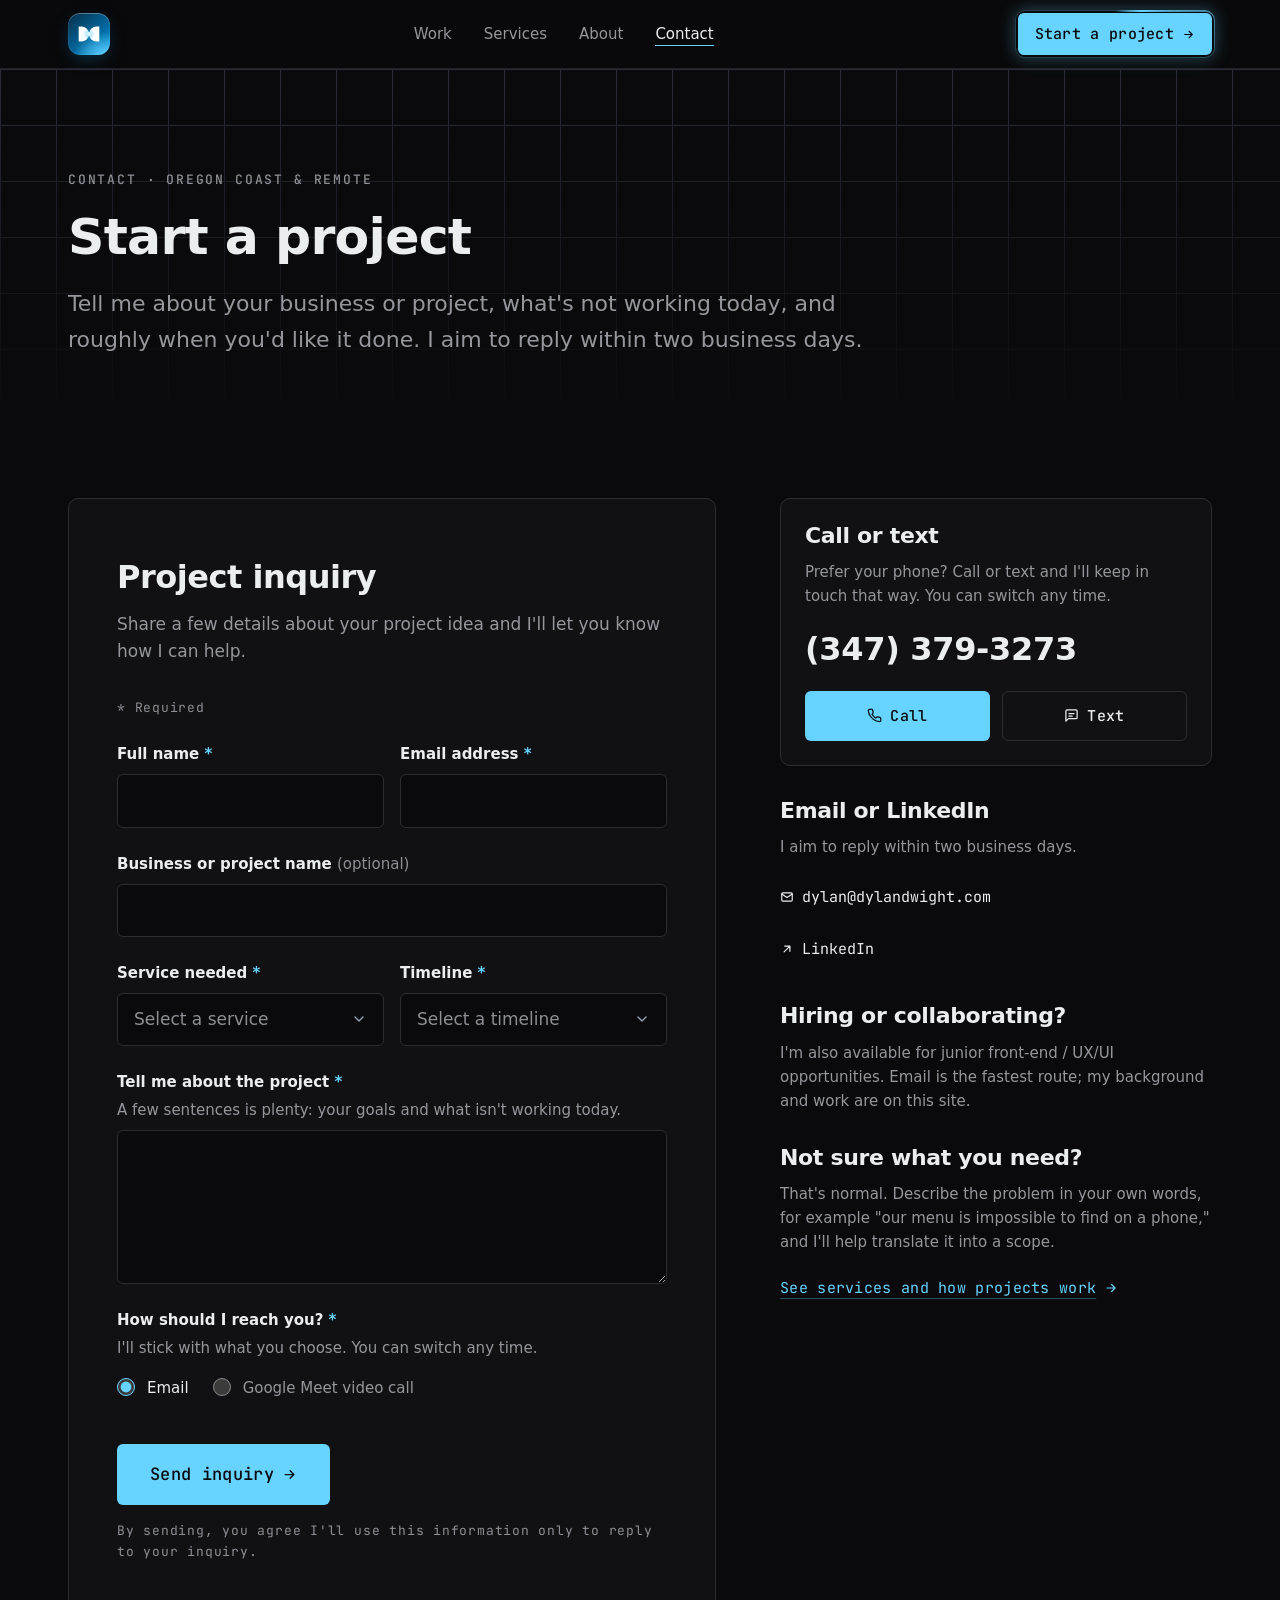
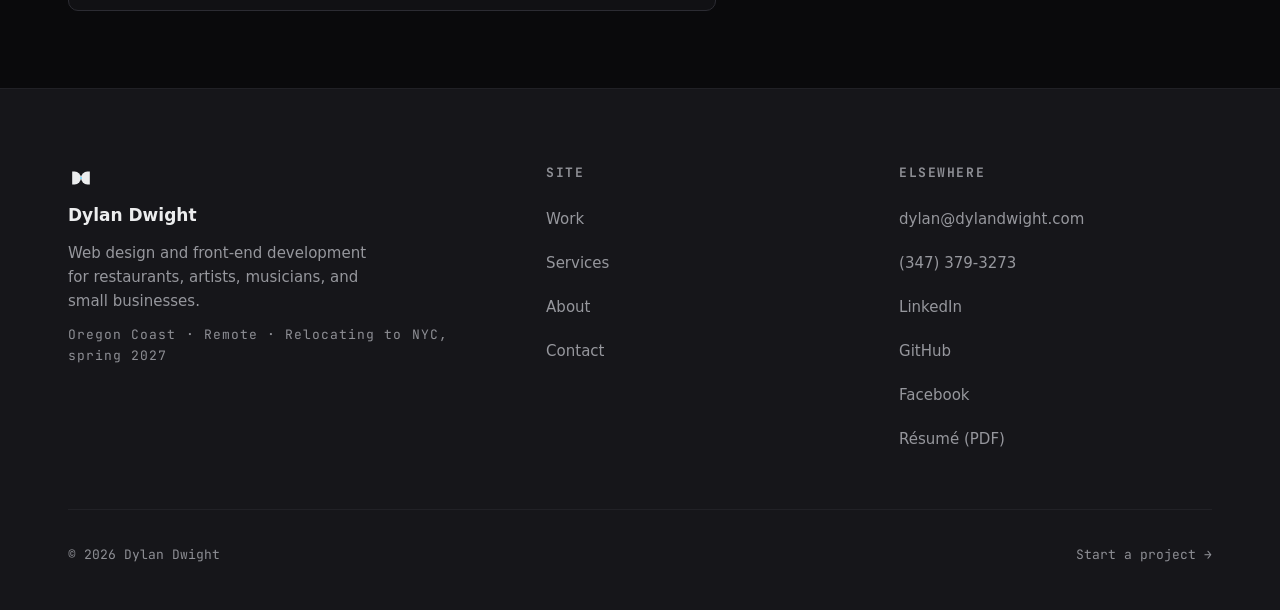
<file: contact/index.html>
<!doctype html>
<html lang="en">
<head>
<meta charset="UTF-8" />
<meta name="viewport" content="width=device-width, initial-scale=1.0" />
<title>Start a project — Dylan Dwight</title>
<meta name="description" content="Send a project inquiry for a landing page, small-business website, redesign, front-end build, brand direction, SEO and accessibility work, or ongoing support. I aim to reply within two business days." />
<meta name="theme-color" content="#0a0a0c" />

<link rel="canonical" href="https://dylandwight.com/contact/" />

<meta property="og:type" content="website" />
<meta property="og:url" content="https://dylandwight.com/contact/" />
<meta property="og:title" content="Start a project — Dylan Dwight" />
<meta property="og:description" content="Send a project inquiry for a landing page, small-business website, redesign, front-end build, brand direction, SEO and accessibility work, or ongoing support. I aim to reply within two business days." />
<meta property="og:site_name" content="Dylan Dwight" />
<meta property="og:image" content="https://dylandwight.com/assets/og/og-contact.png" />
<meta property="og:image:width" content="1200" />
<meta property="og:image:height" content="630" />
<meta property="og:image:alt" content="Start a project with Dylan Dwight. Replies within two business days." />

<meta name="twitter:card" content="summary_large_image" />
<meta name="twitter:title" content="Start a project — Dylan Dwight" />
<meta name="twitter:description" content="Send a project inquiry for a landing page, small-business website, redesign, front-end build, brand direction, SEO and accessibility work, or ongoing support. I aim to reply within two business days." />
<meta name="twitter:image" content="https://dylandwight.com/assets/og/og-contact.png" />
<meta name="twitter:image:alt" content="Start a project with Dylan Dwight. Replies within two business days." />

<link rel="icon" href="/assets/favicon.svg" type="image/svg+xml" />
<link rel="icon" href="/assets/favicon-32.png" sizes="32x32" type="image/png" />
<link rel="apple-touch-icon" href="/assets/apple-touch-icon.png" />
<link rel="icon" href="/favicon.ico" sizes="48x48" />
<link rel="manifest" href="/site.webmanifest" />

<!-- Marks JS as available before first paint (progressive-enhancement styles key off html.js). -->
<script>document.documentElement.classList.add('js');</script>

<link rel="preconnect" href="https://api.fontshare.com" />
<link rel="preconnect" href="https://cdn.fontshare.com" crossorigin />
<link rel="preconnect" href="https://fonts.googleapis.com" />
<link rel="preconnect" href="https://fonts.gstatic.com" crossorigin />
<!-- One Fontshare request per family: the combined multi-family request has been observed
     returning the wrong second family, which left body text on the fallback font. -->
<link href="https://api.fontshare.com/v2/css?f[]=cabinet-grotesk@700&display=swap" rel="stylesheet" />
<link href="https://api.fontshare.com/v2/css?f[]=general-sans@400,500,600&display=swap" rel="stylesheet" />
<link href="https://fonts.googleapis.com/css2?family=JetBrains+Mono:wght@400;500;700&display=swap" rel="stylesheet" />

<link rel="stylesheet" href="/css/tokens.css" />
<link rel="stylesheet" href="/css/base.css" />
<link rel="stylesheet" href="/css/components.css" />
<link rel="stylesheet" href="/css/pages.css" />

<script type="application/ld+json">
{
  "@context": "https://schema.org",
  "@graph": [
    {
      "@type": "ProfessionalService",
      "@id": "https://dylandwight.com/#business",
      "name": "Dylan Dwight · Web Design",
      "url": "https://dylandwight.com/",
      "email": "dylan@dylandwight.com",
      "telephone": "+1-347-379-3273",
      "description": "Web design and front-end development for restaurants, artists, musicians, and small businesses.",
      "areaServed": "US",
      "founder": { "@id": "https://dylandwight.com/#person" },
      "sameAs": ["https://www.linkedin.com/in/dylan-dwight/", "https://github.com/DylanDwight", "https://www.facebook.com/profile.php?id=61596396358825"],
      "knowsAbout": ["Web design", "Front-end development", "UX/UI design", "Responsive design", "Web accessibility", "SEO foundations", "Website maintenance"]
    },
    {
      "@type": "Person",
      "@id": "https://dylandwight.com/#person",
      "name": "Dylan Dwight",
      "jobTitle": "Web designer and front-end developer",
      "url": "https://dylandwight.com/",
      "email": "dylan@dylandwight.com",
      "telephone": "+1-347-379-3273",
      "worksFor": { "@id": "https://dylandwight.com/#business" },
      "sameAs": ["https://www.linkedin.com/in/dylan-dwight/", "https://github.com/DylanDwight"]
    },
    {
      "@type": "WebSite",
      "@id": "https://dylandwight.com/#website",
      "url": "https://dylandwight.com/",
      "name": "Dylan Dwight",
      "publisher": { "@id": "https://dylandwight.com/#business" }
    }
  ]
}
</script>
</head>
<body>

<a href="#main" class="skip-link">Skip to content</a>

<!-- ============ HEADER ============ -->
<header class="header" id="site-header">
  <div class="wrap header-inner">
    <a href="/" class="logo-link" aria-label="Dylan Dwight — home">
      <svg class="logo-mark" viewBox="0 0 64 60" fill="none" aria-hidden="true"><path d="M10 14 H16 A16 16 0 0 1 16 46 H10 Z" fill="currentColor"/><path d="M54 14 H48 A16 16 0 0 0 48 46 H54 Z" fill="currentColor"/><circle class="logo-node" cx="32" cy="30" r="2.5"/></svg>
    </a>

    <nav aria-label="Primary">
      <ul class="nav-links">
        <li><a href="/work/">Work</a></li>
<li><a href="/services/">Services</a></li>
<li><a href="/about/">About</a></li>
<li><a href="/contact/" aria-current="page">Contact</a></li>
      </ul>
    </nav>

    <div class="header-actions">
      <a class="btn btn-primary btn-compact btn-nav-cta" href="/contact/">Start a project<svg viewBox="0 0 24 24" fill="none" stroke="currentColor" stroke-width="2" stroke-linecap="round" stroke-linejoin="round" aria-hidden="true"><path d="M5 12h14M13 6l6 6-6 6"/></svg></a>
      <button class="icon-btn nav-toggle" type="button" data-mobile-nav-open aria-label="Open menu" aria-expanded="false" aria-controls="mobile-nav">
        <svg viewBox="0 0 24 24" fill="none" stroke="currentColor" stroke-width="2" stroke-linecap="round" stroke-linejoin="round" aria-hidden="true"><path d="M4 7h16M4 12h16M4 17h16"/></svg>
      </button>
    </div>
  </div>
</header>

<!-- Mobile drawer: hidden (out of the tab order) until opened -->
<div class="mobile-nav" id="mobile-nav" data-mobile-nav role="dialog" aria-modal="true" aria-label="Site menu" hidden>
  <div class="mobile-nav-top">
    <a href="/" class="logo-link" aria-label="Dylan Dwight — home">
      <svg class="logo-mark" viewBox="0 0 64 60" fill="none" aria-hidden="true"><path d="M10 14 H16 A16 16 0 0 1 16 46 H10 Z" fill="currentColor"/><path d="M54 14 H48 A16 16 0 0 0 48 46 H54 Z" fill="currentColor"/><circle class="logo-node" cx="32" cy="30" r="2.5"/></svg>
    </a>
    <button class="icon-btn" type="button" data-mobile-nav-close aria-label="Close menu">
      <svg viewBox="0 0 24 24" fill="none" stroke="currentColor" stroke-width="2" stroke-linecap="round" stroke-linejoin="round" aria-hidden="true"><path d="M6 6l12 12M18 6L6 18"/></svg>
    </button>
  </div>
  <nav aria-label="Mobile">
    <ul class="mobile-nav-links">
      <li><a href="/work/">Work</a></li>
<li><a href="/services/">Services</a></li>
<li><a href="/about/">About</a></li>
<li><a href="/contact/" aria-current="page">Contact</a></li>
    </ul>
  </nav>
  <div class="mobile-nav-cta">
    <a class="btn btn-primary" href="/contact/">Start a project</a>
  </div>
  <div class="mobile-nav-meta">
    <a href="mailto:dylan@dylandwight.com">dylan@dylandwight.com</a>
    <a href="tel:+13473793273">(347) 379-3273</a>
    <a href="https://www.linkedin.com/in/dylan-dwight/" target="_blank" rel="noopener noreferrer">LinkedIn<span class="sr-only"> (opens in a new tab)</span></a>
    <a href="https://github.com/DylanDwight" target="_blank" rel="noopener noreferrer">GitHub<span class="sr-only"> (opens in a new tab)</span></a>
    <a href="/resume/dylan-dwight-resume.pdf" target="_blank" rel="noopener">Résumé (PDF)<span class="sr-only"> (opens in a new tab)</span></a>
  </div>
</div>

<main id="main">

  <section class="page-hero" aria-labelledby="page-heading">
    <div class="grid-texture" aria-hidden="true"></div>
    <div class="wrap">
      <span class="eyebrow">Contact · Oregon Coast &amp; Remote</span>
      <h1 id="page-heading">Start a project</h1>
      <p class="lede">Tell me about your business or project, what's not working today, and roughly when you'd like it done. I aim to reply within two business days.</p>
    </div>
  </section>

  <section class="section section--tight" aria-label="Project inquiry">
    <div class="wrap contact-layout">

      <div class="cta-panel inquiry-panel corner-panel" id="inquiry" data-reveal>
        <div class="grid-texture" aria-hidden="true"></div>
        <h2 id="inquiry-heading">Project inquiry</h2>
        <p class="lede">Share a few details about your project idea and I'll let you know how I can help.</p>

        <!--
          Native form that saves each inquiry as a row in a Google Sheet, through the
          Apps Script web app in scripts/google-sheets/Code.gs (setup steps are in that file).
          js/contact-form.js sends it in the background and shows the result inline.

          Field names are the Sheet's column keys. To add a question, add the field here
          and its column to COLUMNS in Code.gs.
        -->
        <form class="inquiry-form" id="inquiry-form" data-inquiry-form
              action="https://script.google.com/macros/s/AKfycbzHoZ6DbZ7JyeobgpOTeDjmrX-QWsi_uFkY5Jn0dM3hfUleihL2_ukRjDkvMgmwPZOS/exec"
              method="POST" accept-charset="UTF-8" aria-labelledby="inquiry-heading">

          <div class="form-errors" data-form-errors tabindex="-1" hidden>
            <h3>Please check <span data-error-count>these fields</span></h3>
            <ul data-error-list></ul>
          </div>

          <p class="form-required-note"><span aria-hidden="true">*</span> Required</p>

          <p class="form-draft-note" data-draft-note hidden>
            Welcome back. I kept the answers you hadn't sent yet; they stay saved on this device for 24 hours.
            <button type="button" class="text-button" data-draft-clear>Clear the form</button>
          </p>

          <div class="field-row">
            <div class="field">
              <label for="f-name">Full name <span class="req" aria-hidden="true">*</span></label>
              <input id="f-name" name="name" type="text" autocomplete="name" required aria-describedby="f-name-error" />
              <p class="field-error" id="f-name-error" data-error-for="f-name" hidden></p>
            </div>
            <div class="field">
              <label for="f-email">Email address <span class="req" aria-hidden="true">*</span></label>
              <input id="f-email" name="email" type="email" autocomplete="email" inputmode="email" spellcheck="false" required aria-describedby="f-email-error" />
              <p class="field-error" id="f-email-error" data-error-for="f-email" hidden></p>
            </div>
          </div>

          <div class="field">
            <label for="f-business">Business or project name <span class="field-optional">(optional)</span></label>
            <input id="f-business" name="business" type="text" autocomplete="organization" aria-describedby="f-business-error" />
            <p class="field-error" id="f-business-error" data-error-for="f-business" hidden></p>
          </div>

          <div class="field-row">
            <div class="field">
              <label for="f-service">Service needed <span class="req" aria-hidden="true">*</span></label>
              <select id="f-service" name="service" required aria-describedby="f-service-error">
              <option value="">Select a service</option>
              <option value="Landing page">Landing page</option>
              <option value="Small-business website">Small-business website</option>
              <option value="Website redesign">Website redesign</option>
              <option value="Responsive front-end build">Responsive front-end build</option>
              <option value="Basic brand direction or design assets">Basic brand direction or design assets</option>
              <option value="SEO foundations">SEO foundations</option>
              <option value="Accessibility cleanup">Accessibility cleanup</option>
              <option value="Website maintenance or technical support">Website maintenance or technical support</option>
              <option value="Other">Other</option>
              </select>
              <p class="field-error" id="f-service-error" data-error-for="f-service" hidden></p>
            </div>
            <div class="field">
              <label for="f-launch">Timeline <span class="req" aria-hidden="true">*</span></label>
              <select id="f-launch" name="timeline" required aria-describedby="f-launch-error">
              <option value="">Select a timeline</option>
              <option value="As soon as possible">As soon as possible</option>
              <option value="Within 1 month">Within 1 month</option>
              <option value="Within 1–3 months">Within 1–3 months</option>
              <option value="More than 3 months from now">More than 3 months from now</option>
              <option value="I’m still figuring it out">I’m still figuring it out</option>
              </select>
              <p class="field-error" id="f-launch-error" data-error-for="f-launch" hidden></p>
            </div>
          </div>

          <div class="field">
            <label for="f-details">Tell me about the project <span class="req" aria-hidden="true">*</span></label>
            <p class="field-hint" id="f-details-hint">A few sentences is plenty: your goals and what isn't working today.</p>
            <textarea id="f-details" name="details" rows="5" required aria-describedby="f-details-hint f-details-error"></textarea>
            <p class="field-error" id="f-details-error" data-error-for="f-details" hidden></p>
          </div>

          <fieldset class="field" id="f-contact" data-required-group aria-describedby="f-contact-hint f-contact-error">
            <legend>How should I reach you? <span class="req" aria-hidden="true">*</span></legend>
            <p class="field-hint" id="f-contact-hint">I'll stick with what you choose. You can switch any time.</p>
            <div class="choices choices--inline">
              <label class="choice"><input type="radio" name="contact" value="Email" required checked /> <span>Email</span></label>
              <label class="choice"><input type="radio" name="contact" value="Google Meet video call" /> <span>Google Meet video call</span></label>
            </div>
            <p class="field-error" id="f-contact-error" data-error-for="f-contact" hidden></p>
          </fieldset>

          <!-- Spam trap: off-screen, hidden from screen readers and skipped by Tab.
               People never fill it; the Apps Script files anything that does under Filtered. -->
          <div class="hp-field" aria-hidden="true">
            <label for="f-website">Leave this empty</label>
            <input id="f-website" name="hp" type="text" tabindex="-1" autocomplete="off" data-honeypot />
          </div>

          <noscript>
            <p class="form-status">This form needs JavaScript to send. You can email me at
              <a href="mailto:dylan@dylandwight.com">dylan@dylandwight.com</a> instead.</p>
          </noscript>

          <div class="form-actions">
            <button class="btn btn-primary btn-lg btn-submit" type="submit" data-submit>
              <span data-submit-label>Send inquiry</span> <svg viewBox="0 0 24 24" fill="none" stroke="currentColor" stroke-width="2" stroke-linecap="round" stroke-linejoin="round" aria-hidden="true"><path d="M5 12h14M13 6l6 6-6 6"/></svg>
            </button>
            <p class="inquiry-meta"><span>By sending, you agree I'll use this information only to reply to your inquiry.</span></p>
          </div>

          <div class="form-status" data-form-status role="status" aria-live="polite"></div>
        </form>

        <div class="form-success" data-form-success tabindex="-1" hidden>
          <span class="eyebrow eyebrow--accent">Inquiry sent</span>
          <h3>Thank you. Your inquiry has been received.</h3>
          <p>Here's what happens next:</p>
          <ol class="next-steps">
            <li><strong>Within two business days, you'll hear back from me by <span data-success-followup>email</span> to set up a time to talk.</strong></li>
            <li><strong>We'll talk through your project together.</strong></li>
            <li><strong>I'll then prepare a custom scope and quote so you can decide whether to move forward.</strong></li>
          </ol>
        </div>
      </div>

      <div class="contact-side" data-reveal>
        <div class="phone-card">
          <h2>Call or text</h2>
          <p>Prefer your phone? Call or text and I'll keep in touch that way. You can switch any time.</p>
          <a class="phone-card-number" href="tel:+13473793273">(347) 379-3273</a>
          <div class="phone-card-actions">
            <a class="btn btn-primary" href="tel:+13473793273"><svg viewBox="0 0 24 24" fill="none" stroke="currentColor" stroke-width="2" stroke-linecap="round" stroke-linejoin="round" aria-hidden="true"><path d="M22 16.92v3a2 2 0 0 1-2.18 2 19.8 19.8 0 0 1-8.63-3.07 19.5 19.5 0 0 1-6-6 19.8 19.8 0 0 1-3.07-8.67A2 2 0 0 1 4.11 2h3a2 2 0 0 1 2 1.72c.13.96.36 1.9.7 2.81a2 2 0 0 1-.45 2.11L8.09 9.91a16 16 0 0 0 6 6l1.27-1.27a2 2 0 0 1 2.11-.45c.91.34 1.85.57 2.81.7A2 2 0 0 1 22 16.92z"/></svg> Call</a>
            <a class="btn btn-secondary" href="sms:+13473793273"><svg viewBox="0 0 24 24" fill="none" stroke="currentColor" stroke-width="2" stroke-linecap="round" stroke-linejoin="round" aria-hidden="true"><path d="M21 15a2 2 0 0 1-2 2H7l-4 4V5a2 2 0 0 1 2-2h14a2 2 0 0 1 2 2z"/><path d="M8 9h8M8 13h5"/></svg> Text</a>
          </div>
        </div>
        <div>
          <h2>Email or LinkedIn</h2>
          <p>I aim to reply within two business days.</p>
          <div class="contact-links">
            <a href="mailto:dylan@dylandwight.com"><svg viewBox="0 0 24 24" fill="none" stroke="currentColor" stroke-width="2" stroke-linecap="round" stroke-linejoin="round" aria-hidden="true"><rect x="3" y="5" width="18" height="14" rx="2"/><path d="m3 7 9 6 9-6"/></svg> dylan@dylandwight.com</a>
            <a href="https://www.linkedin.com/in/dylan-dwight/" target="_blank" rel="noopener noreferrer"><svg viewBox="0 0 24 24" fill="none" stroke="currentColor" stroke-width="2" stroke-linecap="round" stroke-linejoin="round" aria-hidden="true"><path d="M7 17 17 7M8 7h9v9"/></svg> LinkedIn<span class="sr-only"> (opens in a new tab)</span></a>
          </div>
        </div>
        <div>
          <h2>Hiring or collaborating?</h2>
          <p>I'm also available for junior front-end / UX/UI opportunities. Email is the fastest route; my background and work are on this site.</p>
        </div>
        <div>
          <h2>Not sure what you need?</h2>
          <p>That's normal. Describe the problem in your own words, for example "our menu is impossible to find on a phone," and I'll help translate it into a scope.</p>
          <p style="margin-top: var(--space-3);"><a href="/services/" class="text-link">See services and how projects work <svg viewBox="0 0 24 24" fill="none" stroke="currentColor" stroke-width="2" stroke-linecap="round" stroke-linejoin="round" aria-hidden="true"><path d="M5 12h14M13 6l6 6-6 6"/></svg></a></p>
        </div>
      </div>

    </div>
  </section>

</main>

<!-- ============ FOOTER ============ -->
<footer class="footer">
  <div class="wrap">
    <div class="footer-grid">
      <div class="footer-brand">
        <svg class="logo-mark" viewBox="0 0 64 60" fill="none" aria-hidden="true"><path d="M10 14 H16 A16 16 0 0 1 16 46 H10 Z" fill="currentColor"/><path d="M54 14 H48 A16 16 0 0 0 48 46 H54 Z" fill="currentColor"/><circle class="logo-node" cx="32" cy="30" r="2.5"/></svg>
        <strong>Dylan Dwight</strong>
        <p>Web design and front-end development for restaurants, artists, musicians, and small businesses.</p>
        <span class="mono">Oregon Coast · Remote · Relocating to NYC, spring 2027</span>
      </div>
      <nav aria-label="Footer">
        <h2 class="footer-heading">Site</h2>
        <ul class="footer-list">
          <li><a href="/work/">Work</a></li>
          <li><a href="/services/">Services</a></li>
          <li><a href="/about/">About</a></li>
          <li><a href="/contact/">Contact</a></li>
        </ul>
      </nav>
      <div>
        <h2 class="footer-heading">Elsewhere</h2>
        <ul class="footer-list">
          <li><a href="mailto:dylan@dylandwight.com">dylan@dylandwight.com</a></li>
          <li><a href="tel:+13473793273">(347) 379-3273</a></li>
          <li><a href="https://www.linkedin.com/in/dylan-dwight/" target="_blank" rel="noopener noreferrer">LinkedIn<span class="sr-only"> (opens in a new tab)</span></a></li>
          <li><a href="https://github.com/DylanDwight" target="_blank" rel="noopener noreferrer">GitHub<span class="sr-only"> (opens in a new tab)</span></a></li>
          <li><a href="https://www.facebook.com/profile.php?id=61596396358825" target="_blank" rel="noopener noreferrer">Facebook<span class="sr-only"> (opens in a new tab)</span></a></li>
          <li><a href="/resume/dylan-dwight-resume.pdf" target="_blank" rel="noopener">Résumé (PDF)<span class="sr-only"> (opens in a new tab)</span></a></li>
        </ul>
      </div>
    </div>
    <div class="footer-bottom">
      <span>© 2026 Dylan Dwight</span>
      <a href="/contact/">Start a project →</a>
    </div>
  </div>
</footer>

<script type="module" src="/js/app.js"></script>
</body>
</html>
</file>
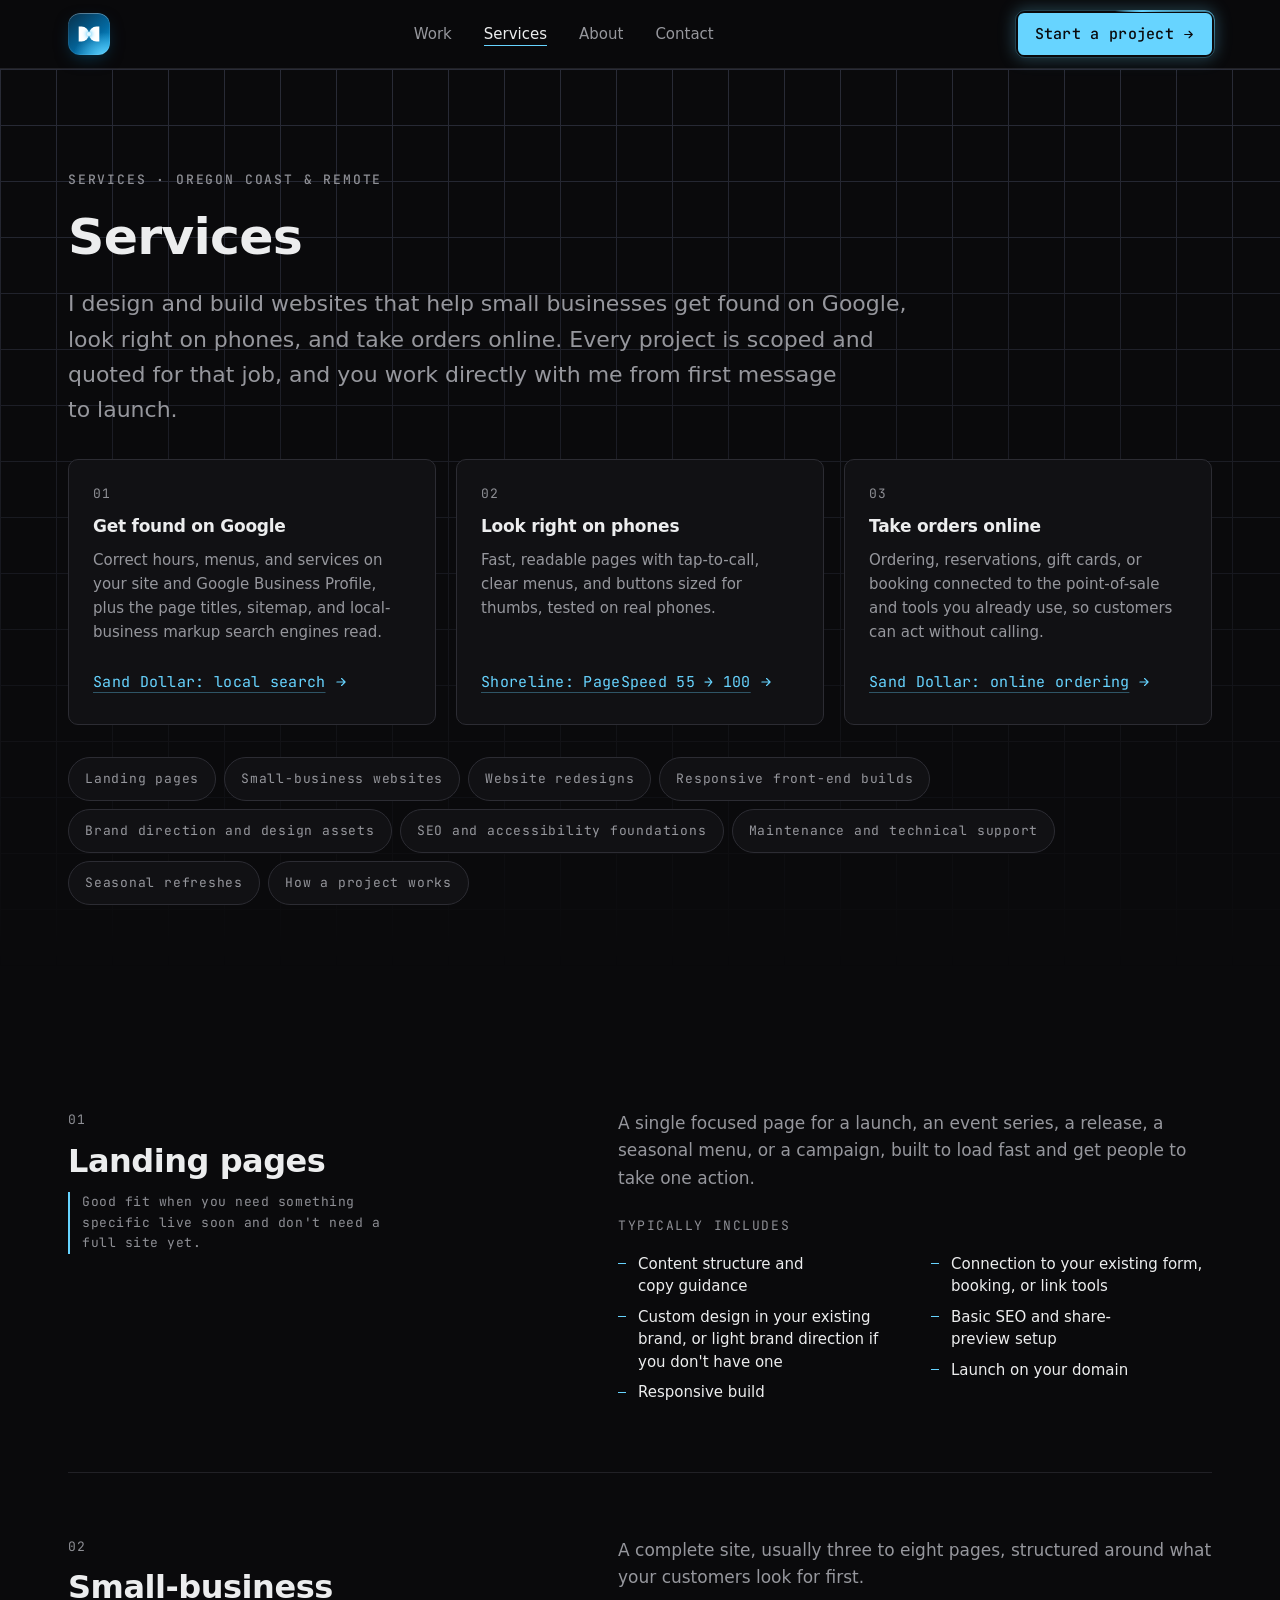
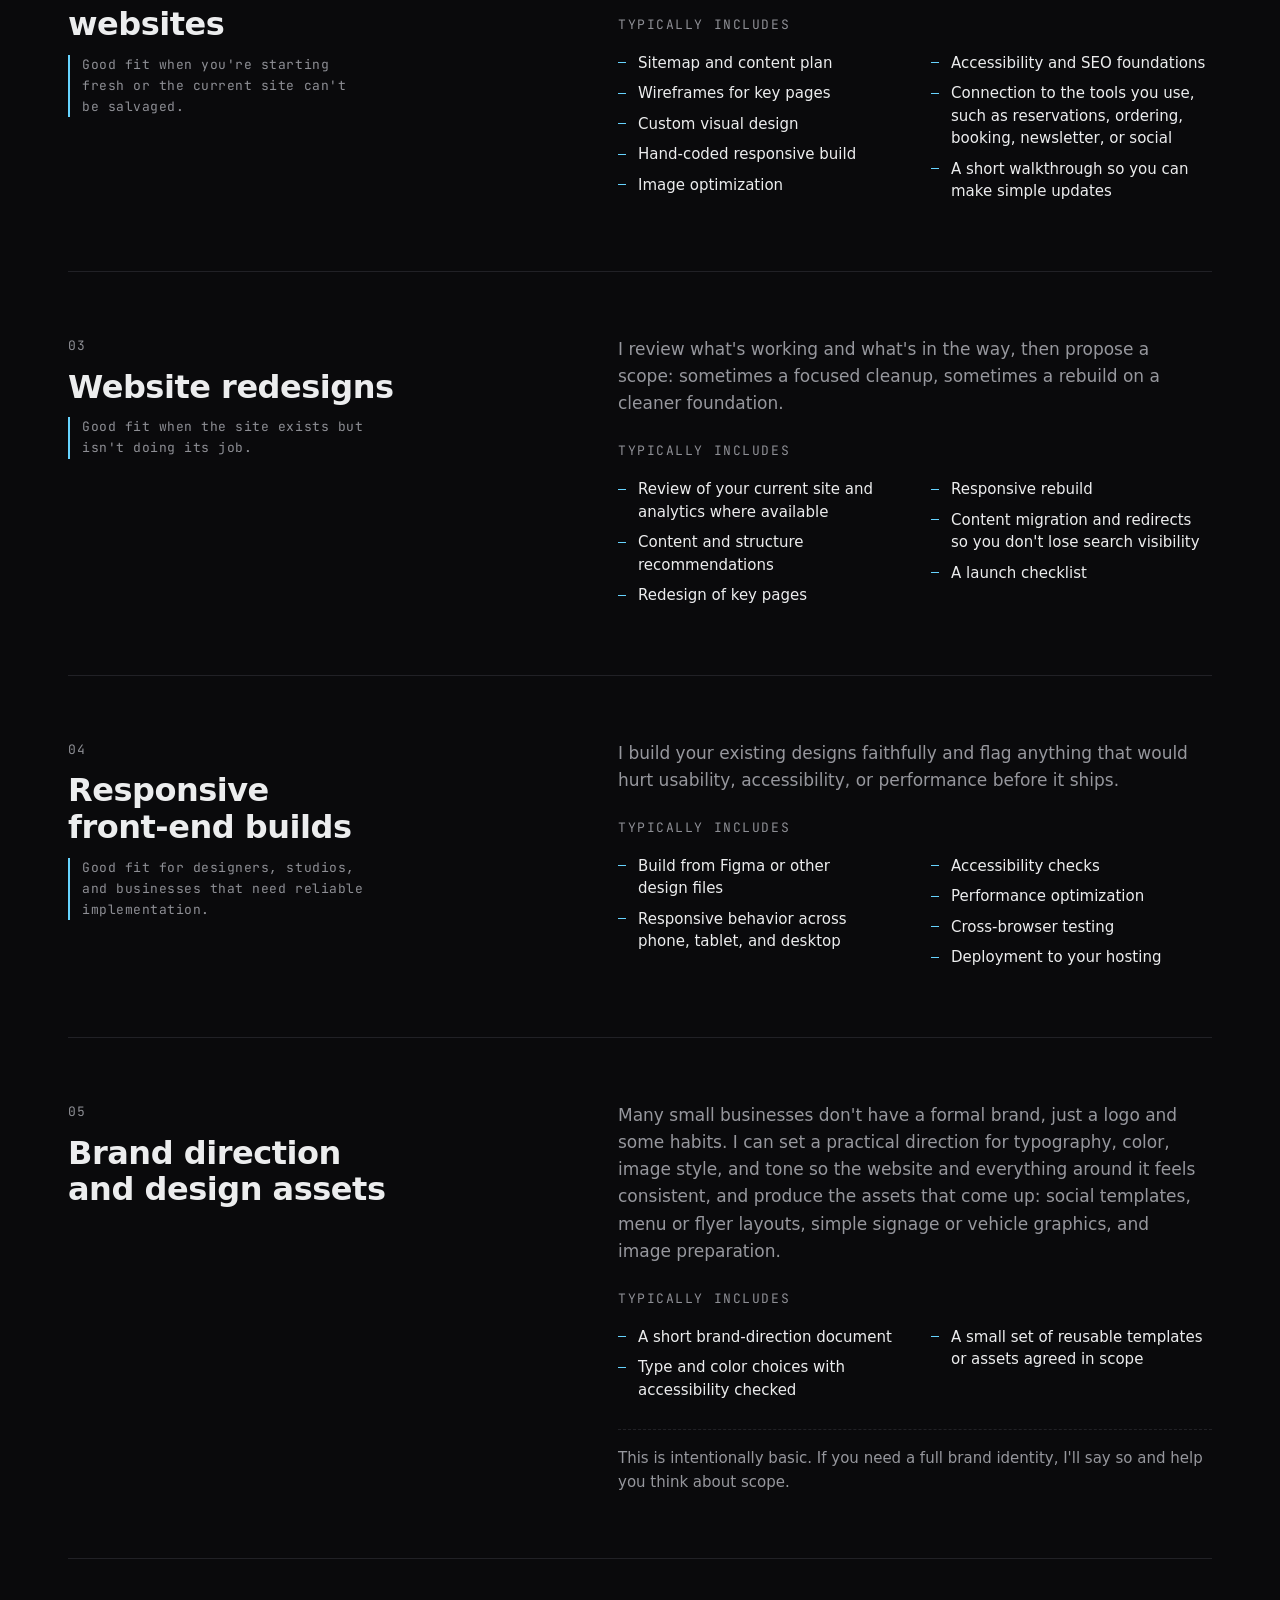
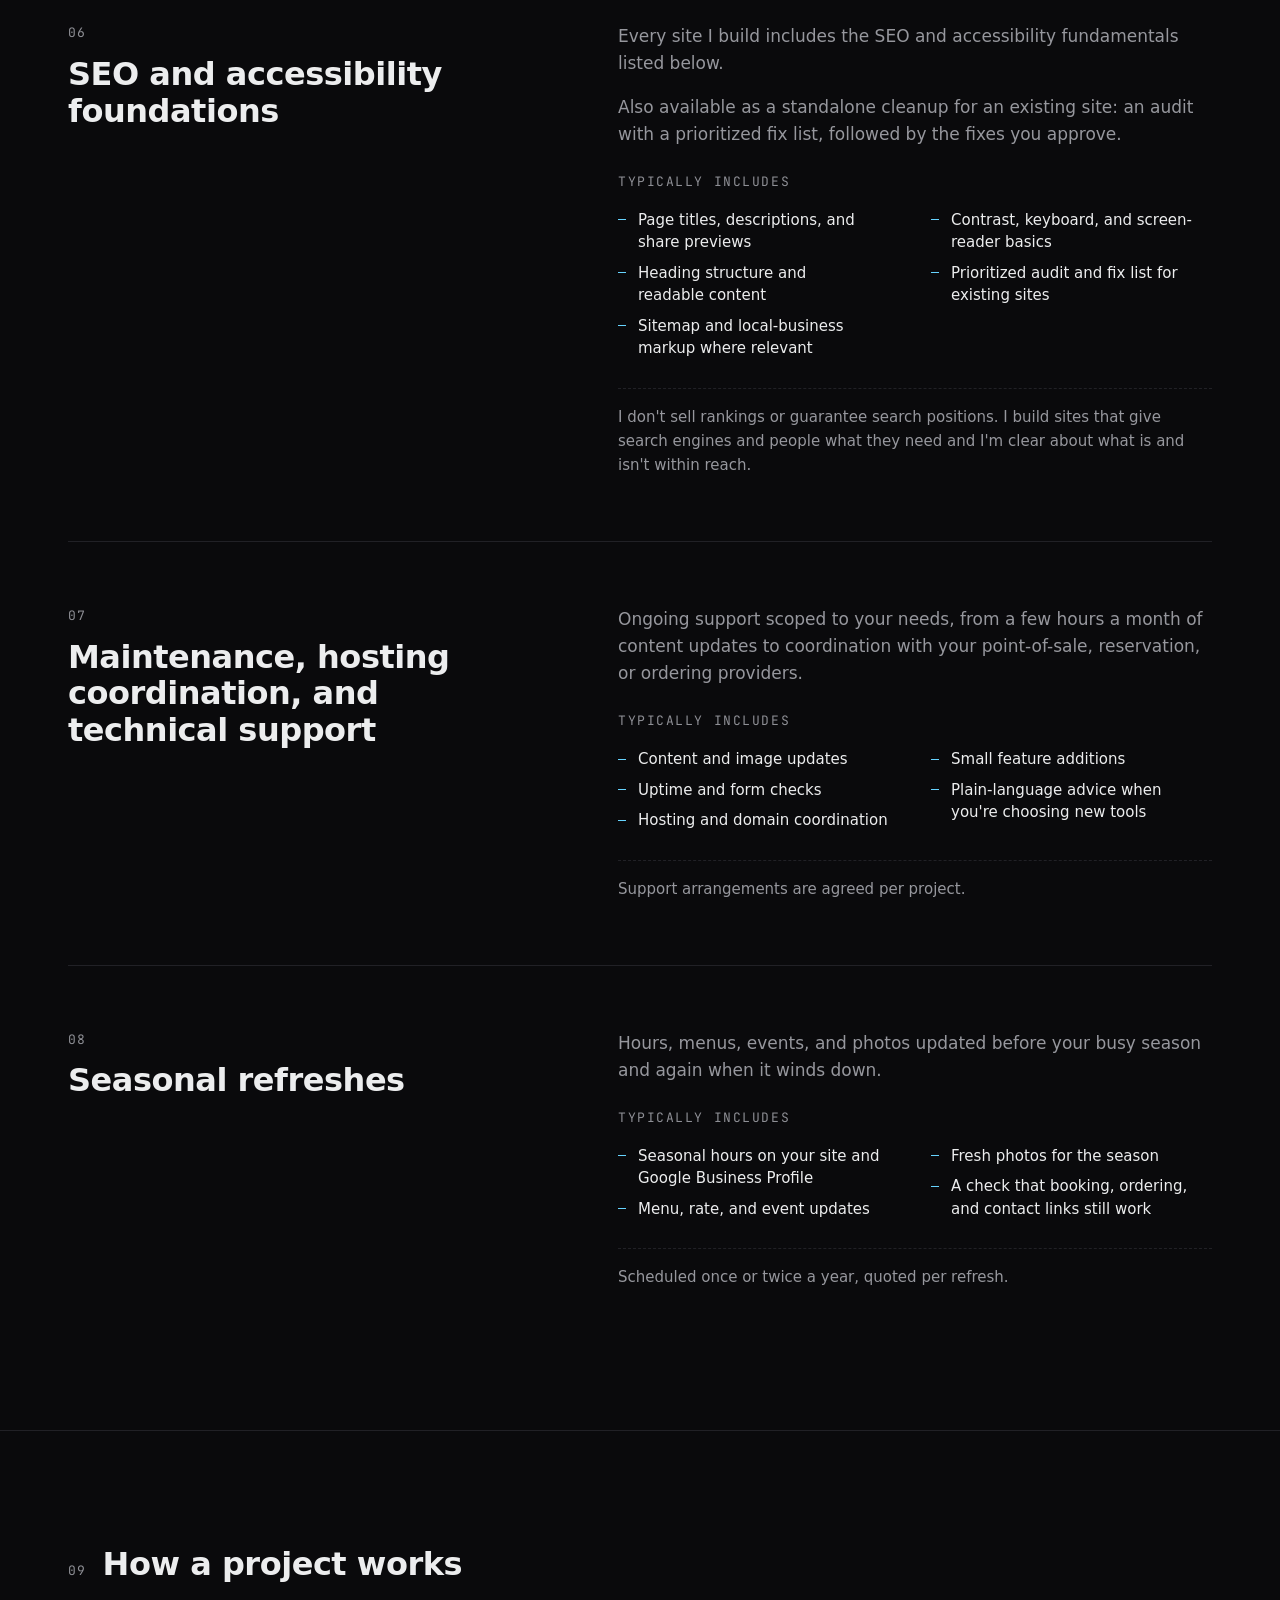
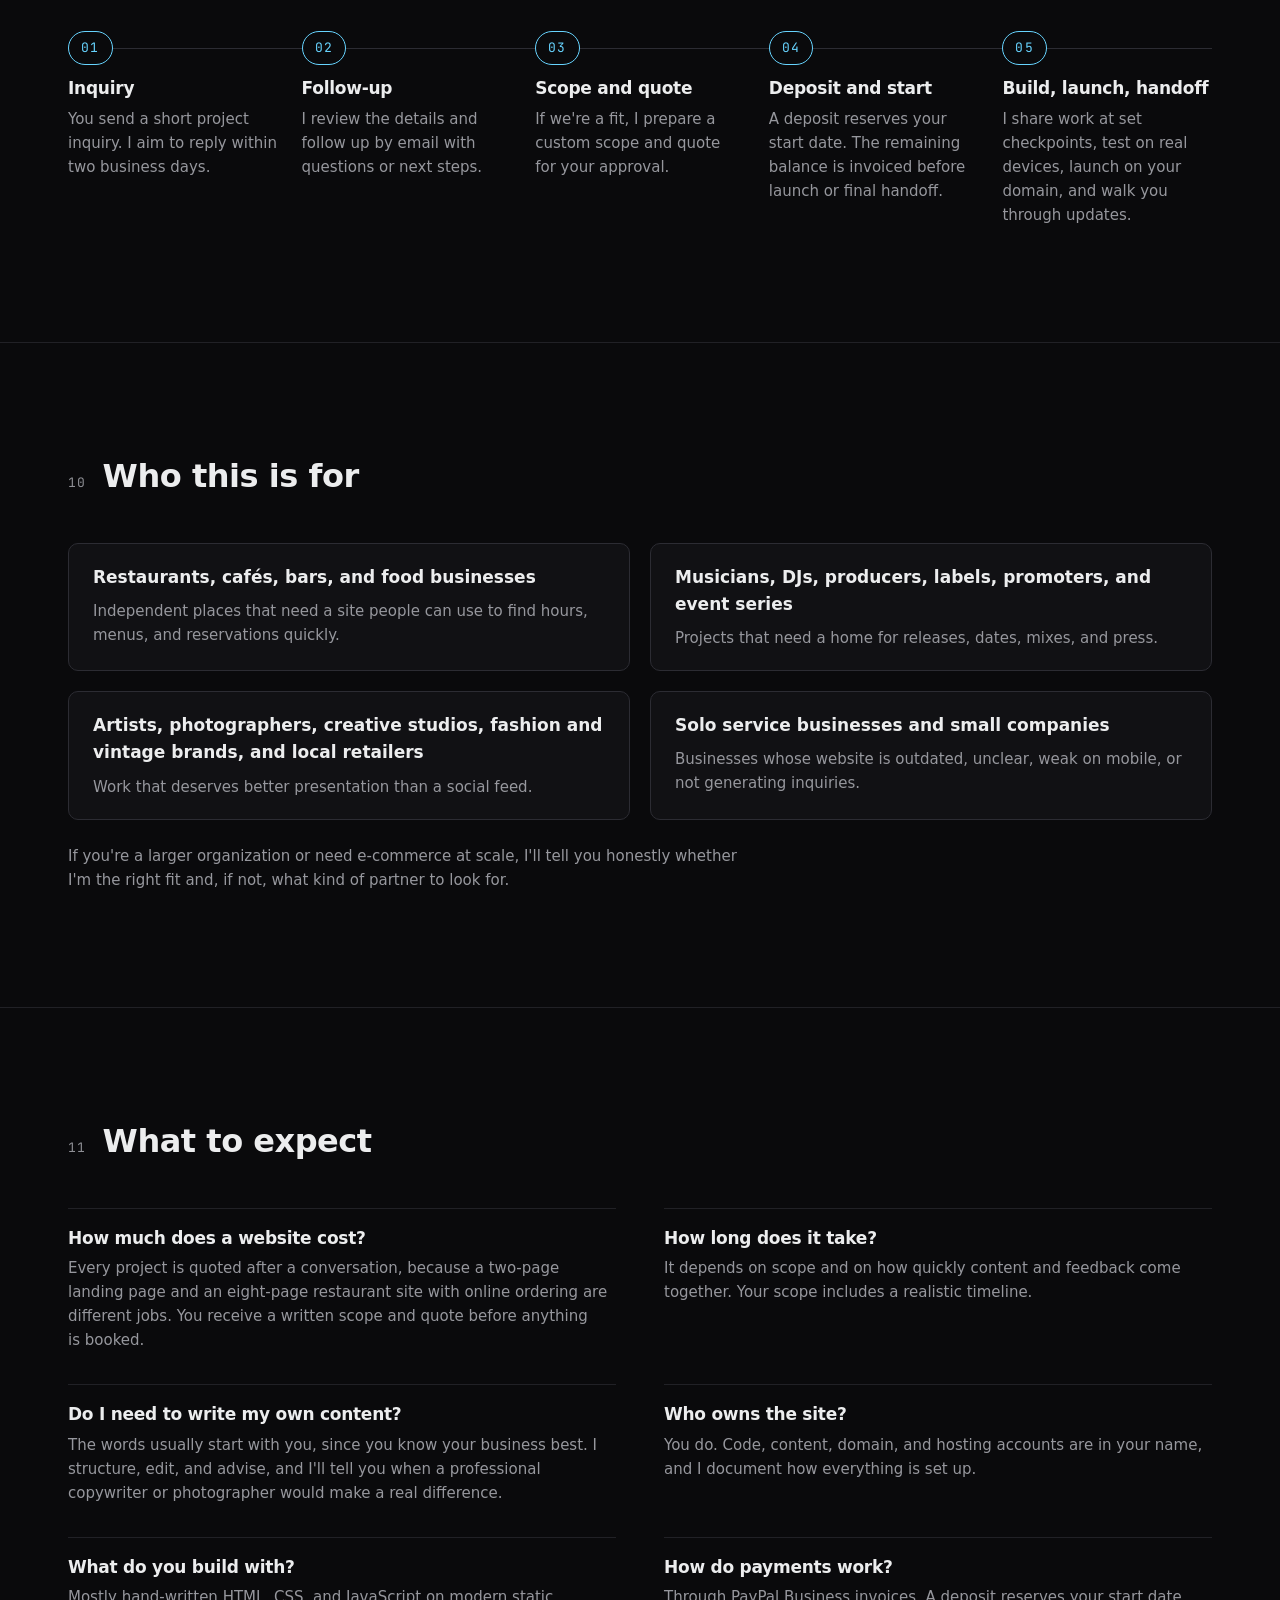
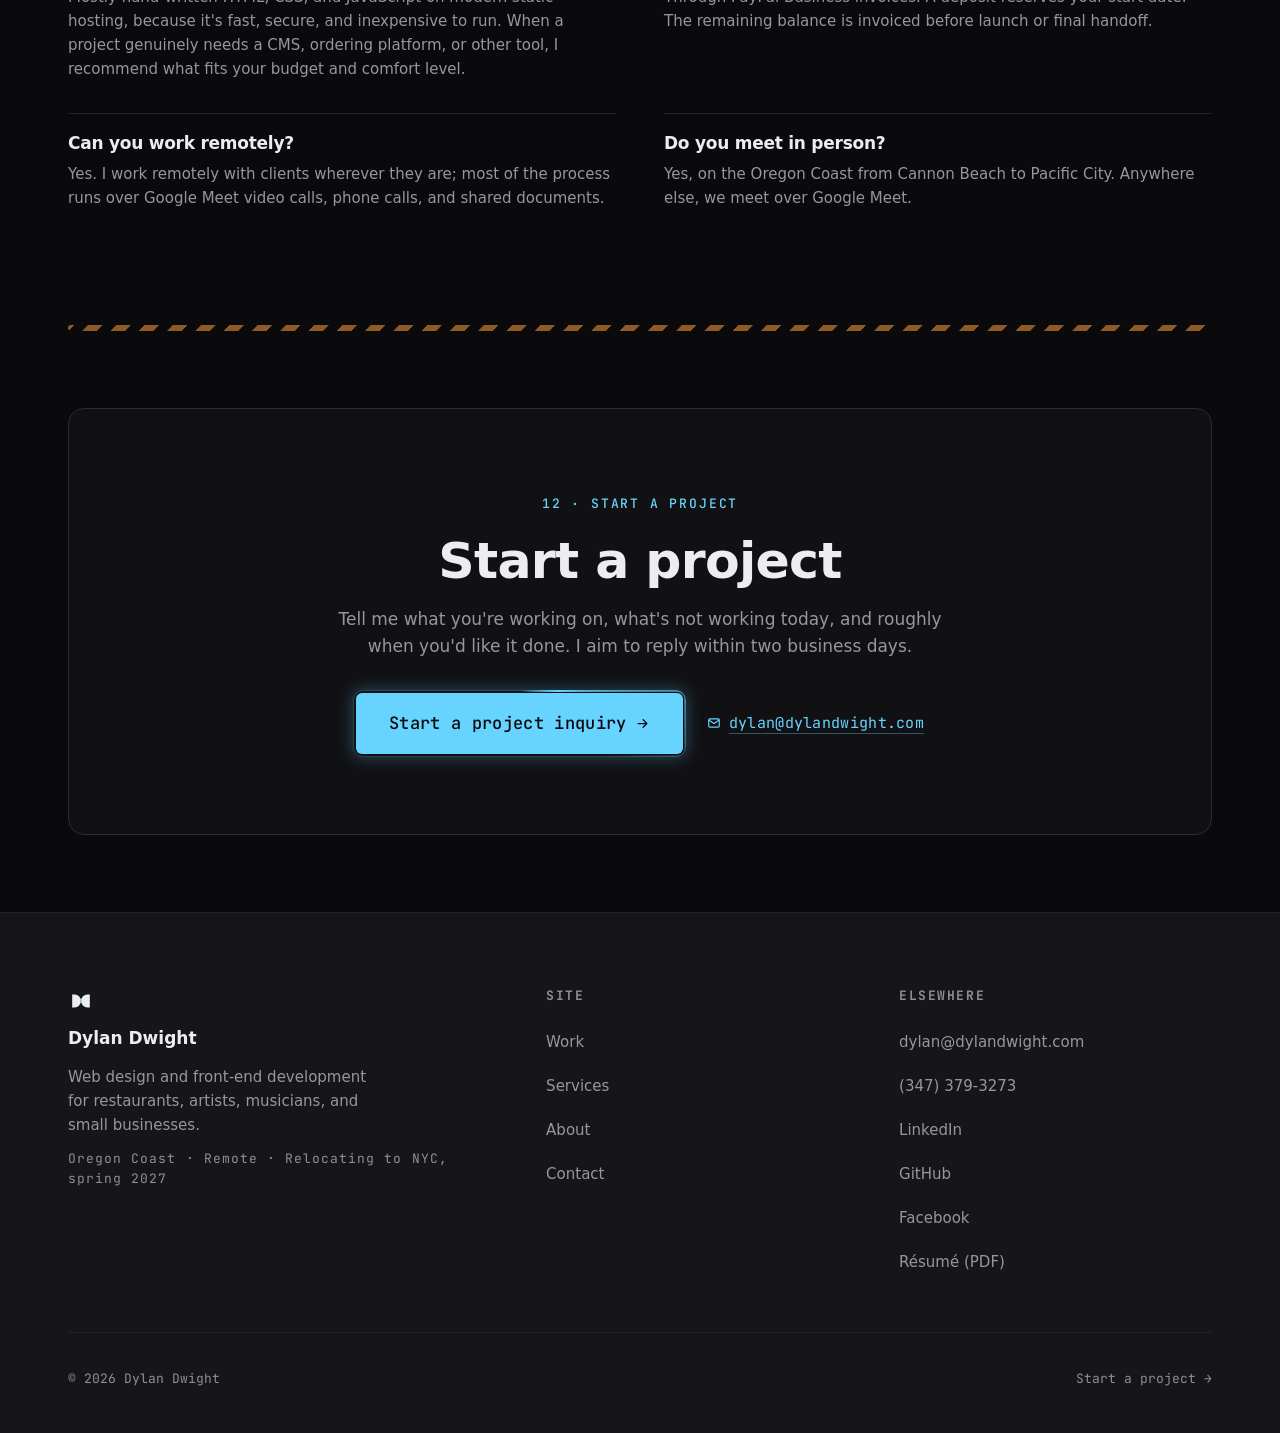
<file: services/index.html>
<!doctype html>
<html lang="en">
<head>
<meta charset="UTF-8" />
<meta name="viewport" content="width=device-width, initial-scale=1.0" />
<title>Services — Dylan Dwight</title>
<meta name="description" content="Websites that help small businesses get found on Google, look right on phones, and take orders online. Based on the Oregon Coast. Every project is scoped and quoted individually." />
<meta name="theme-color" content="#0a0a0c" />

<link rel="canonical" href="https://dylandwight.com/services/" />

<meta property="og:type" content="website" />
<meta property="og:url" content="https://dylandwight.com/services/" />
<meta property="og:title" content="Services — Dylan Dwight" />
<meta property="og:description" content="Websites that help small businesses get found on Google, look right on phones, and take orders online. Based on the Oregon Coast. Every project is scoped and quoted individually." />
<meta property="og:site_name" content="Dylan Dwight" />
<meta property="og:image" content="https://dylandwight.com/assets/og/og-services.png" />
<meta property="og:image:width" content="1200" />
<meta property="og:image:height" content="630" />
<meta property="og:image:alt" content="Services from Dylan Dwight: landing pages, small-business websites, redesigns, front-end builds, brand direction, SEO and accessibility, and support." />

<meta name="twitter:card" content="summary_large_image" />
<meta name="twitter:title" content="Services — Dylan Dwight" />
<meta name="twitter:description" content="Websites that help small businesses get found on Google, look right on phones, and take orders online. Based on the Oregon Coast. Every project is scoped and quoted individually." />
<meta name="twitter:image" content="https://dylandwight.com/assets/og/og-services.png" />
<meta name="twitter:image:alt" content="Services from Dylan Dwight: landing pages, small-business websites, redesigns, front-end builds, brand direction, SEO and accessibility, and support." />

<link rel="icon" href="/assets/favicon.svg" type="image/svg+xml" />
<link rel="icon" href="/assets/favicon-32.png" sizes="32x32" type="image/png" />
<link rel="apple-touch-icon" href="/assets/apple-touch-icon.png" />
<link rel="icon" href="/favicon.ico" sizes="48x48" />
<link rel="manifest" href="/site.webmanifest" />

<!-- Marks JS as available before first paint (progressive-enhancement styles key off html.js). -->
<script>document.documentElement.classList.add('js');</script>

<link rel="preconnect" href="https://api.fontshare.com" />
<link rel="preconnect" href="https://cdn.fontshare.com" crossorigin />
<link rel="preconnect" href="https://fonts.googleapis.com" />
<link rel="preconnect" href="https://fonts.gstatic.com" crossorigin />
<!-- One Fontshare request per family: the combined multi-family request has been observed
     returning the wrong second family, which left body text on the fallback font. -->
<link href="https://api.fontshare.com/v2/css?f[]=cabinet-grotesk@700&display=swap" rel="stylesheet" />
<link href="https://api.fontshare.com/v2/css?f[]=general-sans@400,500,600&display=swap" rel="stylesheet" />
<link href="https://fonts.googleapis.com/css2?family=JetBrains+Mono:wght@400;500;700&display=swap" rel="stylesheet" />

<link rel="stylesheet" href="/css/tokens.css" />
<link rel="stylesheet" href="/css/base.css" />
<link rel="stylesheet" href="/css/components.css" />
<link rel="stylesheet" href="/css/pages.css" />

<script type="application/ld+json">
{
  "@context": "https://schema.org",
  "@graph": [
    {
      "@type": "ProfessionalService",
      "@id": "https://dylandwight.com/#business",
      "name": "Dylan Dwight · Web Design",
      "url": "https://dylandwight.com/",
      "email": "dylan@dylandwight.com",
      "telephone": "+1-347-379-3273",
      "description": "Web design and front-end development for restaurants, artists, musicians, and small businesses.",
      "areaServed": "US",
      "founder": { "@id": "https://dylandwight.com/#person" },
      "sameAs": ["https://www.linkedin.com/in/dylan-dwight/", "https://github.com/DylanDwight", "https://www.facebook.com/profile.php?id=61596396358825"],
      "knowsAbout": ["Web design", "Front-end development", "UX/UI design", "Responsive design", "Web accessibility", "SEO foundations", "Website maintenance"]
    },
    {
      "@type": "Person",
      "@id": "https://dylandwight.com/#person",
      "name": "Dylan Dwight",
      "jobTitle": "Web designer and front-end developer",
      "url": "https://dylandwight.com/",
      "email": "dylan@dylandwight.com",
      "telephone": "+1-347-379-3273",
      "worksFor": { "@id": "https://dylandwight.com/#business" },
      "sameAs": ["https://www.linkedin.com/in/dylan-dwight/", "https://github.com/DylanDwight"]
    },
    {
      "@type": "WebSite",
      "@id": "https://dylandwight.com/#website",
      "url": "https://dylandwight.com/",
      "name": "Dylan Dwight",
      "publisher": { "@id": "https://dylandwight.com/#business" }
    }
  ]
}
</script>
</head>
<body>

<a href="#main" class="skip-link">Skip to content</a>

<!-- ============ HEADER ============ -->
<header class="header" id="site-header">
  <div class="wrap header-inner">
    <a href="/" class="logo-link" aria-label="Dylan Dwight — home">
      <svg class="logo-mark" viewBox="0 0 64 60" fill="none" aria-hidden="true"><path d="M10 14 H16 A16 16 0 0 1 16 46 H10 Z" fill="currentColor"/><path d="M54 14 H48 A16 16 0 0 0 48 46 H54 Z" fill="currentColor"/><circle class="logo-node" cx="32" cy="30" r="2.5"/></svg>
    </a>

    <nav aria-label="Primary">
      <ul class="nav-links">
        <li><a href="/work/">Work</a></li>
<li><a href="/services/" aria-current="page">Services</a></li>
<li><a href="/about/">About</a></li>
<li><a href="/contact/">Contact</a></li>
      </ul>
    </nav>

    <div class="header-actions">
      <a class="btn btn-primary btn-compact btn-nav-cta" href="/contact/">Start a project<svg viewBox="0 0 24 24" fill="none" stroke="currentColor" stroke-width="2" stroke-linecap="round" stroke-linejoin="round" aria-hidden="true"><path d="M5 12h14M13 6l6 6-6 6"/></svg></a>
      <button class="icon-btn nav-toggle" type="button" data-mobile-nav-open aria-label="Open menu" aria-expanded="false" aria-controls="mobile-nav">
        <svg viewBox="0 0 24 24" fill="none" stroke="currentColor" stroke-width="2" stroke-linecap="round" stroke-linejoin="round" aria-hidden="true"><path d="M4 7h16M4 12h16M4 17h16"/></svg>
      </button>
    </div>
  </div>
</header>

<!-- Mobile drawer: hidden (out of the tab order) until opened -->
<div class="mobile-nav" id="mobile-nav" data-mobile-nav role="dialog" aria-modal="true" aria-label="Site menu" hidden>
  <div class="mobile-nav-top">
    <a href="/" class="logo-link" aria-label="Dylan Dwight — home">
      <svg class="logo-mark" viewBox="0 0 64 60" fill="none" aria-hidden="true"><path d="M10 14 H16 A16 16 0 0 1 16 46 H10 Z" fill="currentColor"/><path d="M54 14 H48 A16 16 0 0 0 48 46 H54 Z" fill="currentColor"/><circle class="logo-node" cx="32" cy="30" r="2.5"/></svg>
    </a>
    <button class="icon-btn" type="button" data-mobile-nav-close aria-label="Close menu">
      <svg viewBox="0 0 24 24" fill="none" stroke="currentColor" stroke-width="2" stroke-linecap="round" stroke-linejoin="round" aria-hidden="true"><path d="M6 6l12 12M18 6L6 18"/></svg>
    </button>
  </div>
  <nav aria-label="Mobile">
    <ul class="mobile-nav-links">
      <li><a href="/work/">Work</a></li>
<li><a href="/services/" aria-current="page">Services</a></li>
<li><a href="/about/">About</a></li>
<li><a href="/contact/">Contact</a></li>
    </ul>
  </nav>
  <div class="mobile-nav-cta">
    <a class="btn btn-primary" href="/contact/">Start a project</a>
  </div>
  <div class="mobile-nav-meta">
    <a href="mailto:dylan@dylandwight.com">dylan@dylandwight.com</a>
    <a href="tel:+13473793273">(347) 379-3273</a>
    <a href="https://www.linkedin.com/in/dylan-dwight/" target="_blank" rel="noopener noreferrer">LinkedIn<span class="sr-only"> (opens in a new tab)</span></a>
    <a href="https://github.com/DylanDwight" target="_blank" rel="noopener noreferrer">GitHub<span class="sr-only"> (opens in a new tab)</span></a>
    <a href="/resume/dylan-dwight-resume.pdf" target="_blank" rel="noopener">Résumé (PDF)<span class="sr-only"> (opens in a new tab)</span></a>
  </div>
</div>

<main id="main">

  <section class="page-hero" aria-labelledby="page-heading">
    <div class="grid-texture" aria-hidden="true"></div>
    <div class="wrap">
      <span class="eyebrow">Services · Oregon Coast &amp; Remote</span>
      <h1 id="page-heading">Services</h1>
      <p class="lede">I design and build websites that help small businesses get found on Google, look right on phones, and take orders online. Every project is scoped and quoted for that job, and you work directly with me from first message to launch.</p>
      <h2 id="outcomes-heading" class="sr-only">What I help with</h2>
      <div class="service-grid service-grid--three outcomes-grid" id="outcomes">
        <div class="card service-item"><span class="service-index">01</span><h3>Get found on Google</h3><p>Correct hours, menus, and services on your site and Google Business Profile, plus the page titles, sitemap, and local-business markup search engines read.</p><a href="/work/sand-dollar/#seo-geo" class="text-link service-proof">Sand Dollar: local search <svg viewBox="0 0 24 24" fill="none" stroke="currentColor" stroke-width="2" stroke-linecap="round" stroke-linejoin="round" aria-hidden="true"><path d="M5 12h14M13 6l6 6-6 6"/></svg></a></div>
        <div class="card service-item"><span class="service-index">02</span><h3>Look right on phones</h3><p>Fast, readable pages with tap-to-call, clear menus, and buttons sized for thumbs, tested on real phones.</p><a href="/work/shoreline-electric/" class="text-link service-proof">Shoreline: PageSpeed 55 → 100 <svg viewBox="0 0 24 24" fill="none" stroke="currentColor" stroke-width="2" stroke-linecap="round" stroke-linejoin="round" aria-hidden="true"><path d="M5 12h14M13 6l6 6-6 6"/></svg></a></div>
        <div class="card service-item"><span class="service-index">03</span><h3>Take orders online</h3><p>Ordering, reservations, gift cards, or booking connected to the point-of-sale and tools you already use, so customers can act without calling.</p><a href="/work/sand-dollar/#ecosystem" class="text-link service-proof">Sand Dollar: online ordering <svg viewBox="0 0 24 24" fill="none" stroke="currentColor" stroke-width="2" stroke-linecap="round" stroke-linejoin="round" aria-hidden="true"><path d="M5 12h14M13 6l6 6-6 6"/></svg></a></div>
      </div>
      <ul class="services-index" aria-label="On this page">
        <li><a href="#landing-pages">Landing pages</a></li>
        <li><a href="#small-business-websites">Small-business websites</a></li>
        <li><a href="#website-redesigns">Website redesigns</a></li>
        <li><a href="#front-end-builds">Responsive front-end builds</a></li>
        <li><a href="#brand-direction">Brand direction and design assets</a></li>
        <li><a href="#seo-accessibility">SEO and accessibility foundations</a></li>
        <li><a href="#maintenance">Maintenance and technical support</a></li>
        <li><a href="#seasonal">Seasonal refreshes</a></li>
        <li><a href="#process">How a project works</a></li>
      </ul>
    </div>
  </section>

  <section class="section section--tight" aria-label="Service areas">
    <div class="wrap">
      
      <article class="service-block" id="landing-pages" aria-labelledby="landing-pages-heading">
        <div class="service-block-head">
          <span class="service-index">01</span>
          <h2 id="landing-pages-heading">Landing pages</h2>
          <p class="service-block-fit">Good fit when you need something specific live soon and don't need a full site yet.</p>
        </div>
        <div class="service-block-body">
          <p>A single focused page for a launch, an event series, a release, a seasonal menu, or a campaign, built to load fast and get people to take one action.</p>
          <div class="includes">
            <span class="includes-label">Typically includes</span>
            <ul><li>Content structure and copy guidance</li>
<li>Custom design in your existing brand, or light brand direction if you don't have one</li>
<li>Responsive build</li>
<li>Connection to your existing form, booking, or link tools</li>
<li>Basic SEO and share-preview setup</li>
<li>Launch on your domain</li></ul>
          </div>
          
        </div>
      </article>
      
      <article class="service-block" id="small-business-websites" aria-labelledby="small-business-websites-heading">
        <div class="service-block-head">
          <span class="service-index">02</span>
          <h2 id="small-business-websites-heading">Small-business websites</h2>
          <p class="service-block-fit">Good fit when you're starting fresh or the current site can't be salvaged.</p>
        </div>
        <div class="service-block-body">
          <p>A complete site, usually three to eight pages, structured around what your customers look for first.</p>
          <div class="includes">
            <span class="includes-label">Typically includes</span>
            <ul><li>Sitemap and content plan</li>
<li>Wireframes for key pages</li>
<li>Custom visual design</li>
<li>Hand-coded responsive build</li>
<li>Image optimization</li>
<li>Accessibility and SEO foundations</li>
<li>Connection to the tools you use, such as reservations, ordering, booking, newsletter, or social</li>
<li>A short walkthrough so you can make simple updates</li></ul>
          </div>
          
        </div>
      </article>
      
      <article class="service-block" id="website-redesigns" aria-labelledby="website-redesigns-heading">
        <div class="service-block-head">
          <span class="service-index">03</span>
          <h2 id="website-redesigns-heading">Website redesigns</h2>
          <p class="service-block-fit">Good fit when the site exists but isn't doing its job.</p>
        </div>
        <div class="service-block-body">
          <p>I review what's working and what's in the way, then propose a scope: sometimes a focused cleanup, sometimes a rebuild on a cleaner foundation.</p>
          <div class="includes">
            <span class="includes-label">Typically includes</span>
            <ul><li>Review of your current site and analytics where available</li>
<li>Content and structure recommendations</li>
<li>Redesign of key pages</li>
<li>Responsive rebuild</li>
<li>Content migration and redirects so you don't lose search visibility</li>
<li>A launch checklist</li></ul>
          </div>
          
        </div>
      </article>
      
      <article class="service-block" id="front-end-builds" aria-labelledby="front-end-builds-heading">
        <div class="service-block-head">
          <span class="service-index">04</span>
          <h2 id="front-end-builds-heading">Responsive front-end builds</h2>
          <p class="service-block-fit">Good fit for designers, studios, and businesses that need reliable implementation.</p>
        </div>
        <div class="service-block-body">
          <p>I build your existing designs faithfully and flag anything that would hurt usability, accessibility, or performance before it ships.</p>
          <div class="includes">
            <span class="includes-label">Typically includes</span>
            <ul><li>Build from Figma or other design files</li>
<li>Responsive behavior across phone, tablet, and desktop</li>
<li>Accessibility checks</li>
<li>Performance optimization</li>
<li>Cross-browser testing</li>
<li>Deployment to your hosting</li></ul>
          </div>
          
        </div>
      </article>
      
      <article class="service-block" id="brand-direction" aria-labelledby="brand-direction-heading">
        <div class="service-block-head">
          <span class="service-index">05</span>
          <h2 id="brand-direction-heading">Brand direction and design assets</h2>
          
        </div>
        <div class="service-block-body">
          <p>Many small businesses don't have a formal brand, just a logo and some habits. I can set a practical direction for typography, color, image style, and tone so the website and everything around it feels consistent, and produce the assets that come up: social templates, menu or flyer layouts, simple signage or vehicle graphics, and image preparation.</p>
          <div class="includes">
            <span class="includes-label">Typically includes</span>
            <ul><li>A short brand-direction document</li>
<li>Type and color choices with accessibility checked</li>
<li>A small set of reusable templates or assets agreed in scope</li></ul>
          </div>
          <p class="service-note">This is intentionally basic. If you need a full brand identity, I'll say so and help you think about scope.</p>
        </div>
      </article>
      
      <article class="service-block" id="seo-accessibility" aria-labelledby="seo-accessibility-heading">
        <div class="service-block-head">
          <span class="service-index">06</span>
          <h2 id="seo-accessibility-heading">SEO and accessibility foundations</h2>
          
        </div>
        <div class="service-block-body">
          <p>Every site I build includes the SEO and accessibility fundamentals listed below.</p>
<p>Also available as a standalone cleanup for an existing site: an audit with a prioritized fix list, followed by the fixes you approve.</p>
          <div class="includes">
            <span class="includes-label">Typically includes</span>
            <ul><li>Page titles, descriptions, and share previews</li>
<li>Heading structure and readable content</li>
<li>Sitemap and local-business markup where relevant</li>
<li>Contrast, keyboard, and screen-reader basics</li>
<li>Prioritized audit and fix list for existing sites</li></ul>
          </div>
          <p class="service-note">I don't sell rankings or guarantee search positions. I build sites that give search engines and people what they need and I'm clear about what is and isn't within reach.</p>
        </div>
      </article>
      
      <article class="service-block" id="maintenance" aria-labelledby="maintenance-heading">
        <div class="service-block-head">
          <span class="service-index">07</span>
          <h2 id="maintenance-heading">Maintenance, hosting coordination, and technical support</h2>
          
        </div>
        <div class="service-block-body">
          <p>Ongoing support scoped to your needs, from a few hours a month of content updates to coordination with your point-of-sale, reservation, or ordering providers.</p>
          <div class="includes">
            <span class="includes-label">Typically includes</span>
            <ul><li>Content and image updates</li>
<li>Uptime and form checks</li>
<li>Hosting and domain coordination</li>
<li>Small feature additions</li>
<li>Plain-language advice when you're choosing new tools</li></ul>
          </div>
          <p class="service-note">Support arrangements are agreed per project.</p>
        </div>
      </article>
      <article class="service-block" id="seasonal" aria-labelledby="seasonal-heading">
        <div class="service-block-head">
          <span class="service-index">08</span>
          <h2 id="seasonal-heading">Seasonal refreshes</h2>
          
        </div>
        <div class="service-block-body">
          <p>Hours, menus, events, and photos updated before your busy season and again when it winds down.</p>
          <div class="includes">
            <span class="includes-label">Typically includes</span>
            <ul><li>Seasonal hours on your site and Google Business Profile</li>
<li>Menu, rate, and event updates</li>
<li>Fresh photos for the season</li>
<li>A check that booking, ordering, and contact links still work</li></ul>
          </div>
          <p class="service-note">Scheduled once or twice a year, quoted per refresh.</p>
        </div>
      </article>
    </div>
  </section>

  <section class="section" id="process" aria-labelledby="process-heading">
    <div class="wrap">
      <div class="section-intro">
        <div class="section-heading">
          <span class="section-index">09</span>
          <h2 id="process-heading">How a project works</h2>
        </div>
      </div>
      <ol class="process-steps" data-reveal>
        <li><h3>Inquiry</h3><p>You send a short project inquiry. I aim to reply within two business days.</p></li>
        <li><h3>Follow-up</h3><p>I review the details and follow up by email with questions or next steps.</p></li>
        <li><h3>Scope and quote</h3><p>If we're a fit, I prepare a custom scope and quote for your approval.</p></li>
        <li><h3>Deposit and start</h3><p>A deposit reserves your start date. The remaining balance is invoiced before launch or final handoff.</p></li>
        <li><h3>Build, launch, handoff</h3><p>I share work at set checkpoints, test on real devices, launch on your domain, and walk you through updates.</p></li>
      </ol>
    </div>
  </section>

  <section class="section" id="who" aria-labelledby="who-heading">
    <div class="wrap">
      <div class="section-intro">
        <div class="section-heading">
          <span class="section-index">10</span>
          <h2 id="who-heading">Who this is for</h2>
        </div>
      </div>
      <ul class="audience-list" data-reveal>
        <li class="card"><strong>Restaurants, cafés, bars, and food businesses</strong>Independent places that need a site people can use to find hours, menus, and reservations quickly.</li>
        <li class="card"><strong>Musicians, DJs, producers, labels, promoters, and event series</strong>Projects that need a home for releases, dates, mixes, and press.</li>
        <li class="card"><strong>Artists, photographers, creative studios, fashion and vintage brands, and local retailers</strong>Work that deserves better presentation than a social feed.</li>
        <li class="card"><strong>Solo service businesses and small companies</strong>Businesses whose website is outdated, unclear, weak on mobile, or not generating inquiries.</li>
      </ul>
      <p class="audience-note">If you're a larger organization or need e-commerce at scale, I'll tell you honestly whether I'm the right fit and, if not, what kind of partner to look for.</p>
    </div>
  </section>

  <section class="section" id="expect" aria-labelledby="expect-heading">
    <div class="wrap">
      <div class="section-intro">
        <div class="section-heading">
          <span class="section-index">11</span>
          <h2 id="expect-heading">What to expect</h2>
        </div>
      </div>
      <div class="faq" data-reveal>
        <div><h3>How much does a website cost?</h3><p>Every project is quoted after a conversation, because a two-page landing page and an eight-page restaurant site with online ordering are different jobs. You receive a written scope and quote before anything is booked.</p></div>
        <div><h3>How long does it take?</h3><p>It depends on scope and on how quickly content and feedback come together. Your scope includes a realistic timeline.</p></div>
        <div><h3>Do I need to write my own content?</h3><p>The words usually start with you, since you know your business best. I structure, edit, and advise, and I'll tell you when a professional copywriter or photographer would make a real difference.</p></div>
        <div><h3>Who owns the site?</h3><p>You do. Code, content, domain, and hosting accounts are in your name, and I document how everything is set up.</p></div>
        <div><h3>What do you build with?</h3><p>Mostly hand-written HTML, CSS, and JavaScript on modern static hosting, because it's fast, secure, and inexpensive to run. When a project genuinely needs a CMS, ordering platform, or other tool, I recommend what fits your budget and comfort level.</p></div>
        <div><h3>How do payments work?</h3><p>Through PayPal Business invoices. A deposit reserves your start date. The remaining balance is invoiced before launch or final handoff.</p></div>
        <div><h3>Can you work remotely?</h3><p>Yes. I work remotely with clients wherever they are; most of the process runs over Google Meet video calls, phone calls, and shared documents.</p></div>
        <div><h3>Do you meet in person?</h3><p>Yes, on the Oregon Coast from Cannon Beach to Pacific City. Anywhere else, we meet over Google Meet.</p></div>
      </div>
    </div>
  </section>

  <div class="wrap"><div class="divider-hazard" aria-hidden="true"></div></div>

  <section class="section section--tight" aria-labelledby="cta-heading">
    <div class="wrap">
      <div class="cta-panel" data-reveal>
        <div class="grid-texture" aria-hidden="true"></div>
        <span class="eyebrow eyebrow--accent">12 · Start a project</span>
        <h2 id="cta-heading">Start a project</h2>
        <p class="lede">Tell me what you're working on, what's not working today, and roughly when you'd like it done. I aim to reply within two business days.</p>
        <div class="cta-actions">
          <a href="/contact/#inquiry" class="btn btn-primary btn-lg">Start a project inquiry <svg viewBox="0 0 24 24" fill="none" stroke="currentColor" stroke-width="2" stroke-linecap="round" stroke-linejoin="round" aria-hidden="true"><path d="M5 12h14M13 6l6 6-6 6"/></svg></a>
          <a href="mailto:dylan@dylandwight.com" class="text-link"><svg viewBox="0 0 24 24" fill="none" stroke="currentColor" stroke-width="2" stroke-linecap="round" stroke-linejoin="round" aria-hidden="true"><rect x="3" y="5" width="18" height="14" rx="2"/><path d="m3 7 9 6 9-6"/></svg> dylan@dylandwight.com</a>
        </div>
      </div>
    </div>
  </section>

</main>

<!-- ============ FOOTER ============ -->
<footer class="footer">
  <div class="wrap">
    <div class="footer-grid">
      <div class="footer-brand">
        <svg class="logo-mark" viewBox="0 0 64 60" fill="none" aria-hidden="true"><path d="M10 14 H16 A16 16 0 0 1 16 46 H10 Z" fill="currentColor"/><path d="M54 14 H48 A16 16 0 0 0 48 46 H54 Z" fill="currentColor"/><circle class="logo-node" cx="32" cy="30" r="2.5"/></svg>
        <strong>Dylan Dwight</strong>
        <p>Web design and front-end development for restaurants, artists, musicians, and small businesses.</p>
        <span class="mono">Oregon Coast · Remote · Relocating to NYC, spring 2027</span>
      </div>
      <nav aria-label="Footer">
        <h2 class="footer-heading">Site</h2>
        <ul class="footer-list">
          <li><a href="/work/">Work</a></li>
          <li><a href="/services/">Services</a></li>
          <li><a href="/about/">About</a></li>
          <li><a href="/contact/">Contact</a></li>
        </ul>
      </nav>
      <div>
        <h2 class="footer-heading">Elsewhere</h2>
        <ul class="footer-list">
          <li><a href="mailto:dylan@dylandwight.com">dylan@dylandwight.com</a></li>
          <li><a href="tel:+13473793273">(347) 379-3273</a></li>
          <li><a href="https://www.linkedin.com/in/dylan-dwight/" target="_blank" rel="noopener noreferrer">LinkedIn<span class="sr-only"> (opens in a new tab)</span></a></li>
          <li><a href="https://github.com/DylanDwight" target="_blank" rel="noopener noreferrer">GitHub<span class="sr-only"> (opens in a new tab)</span></a></li>
          <li><a href="https://www.facebook.com/profile.php?id=61596396358825" target="_blank" rel="noopener noreferrer">Facebook<span class="sr-only"> (opens in a new tab)</span></a></li>
          <li><a href="/resume/dylan-dwight-resume.pdf" target="_blank" rel="noopener">Résumé (PDF)<span class="sr-only"> (opens in a new tab)</span></a></li>
        </ul>
      </div>
    </div>
    <div class="footer-bottom">
      <span>© 2026 Dylan Dwight</span>
      <a href="/contact/">Start a project →</a>
    </div>
  </div>
</footer>

<script type="module" src="/js/app.js"></script>
</body>
</html>
</file>
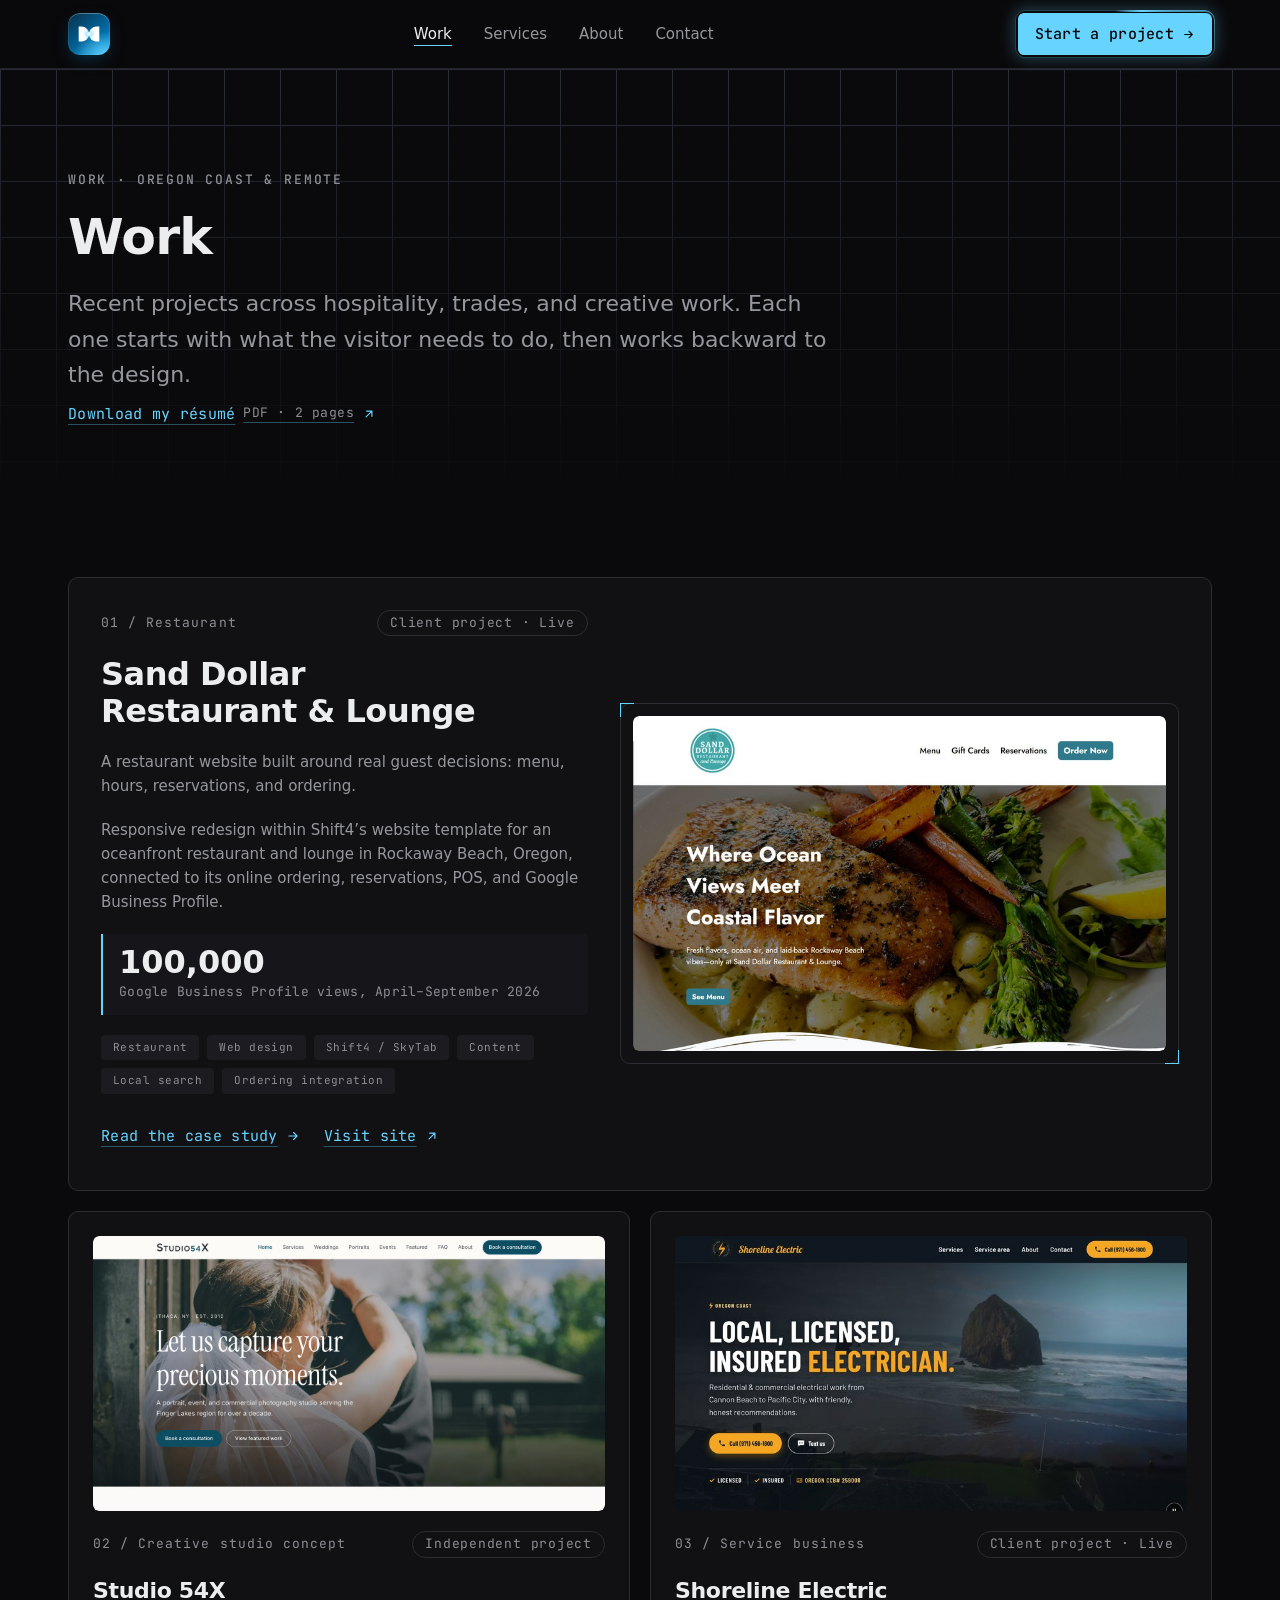
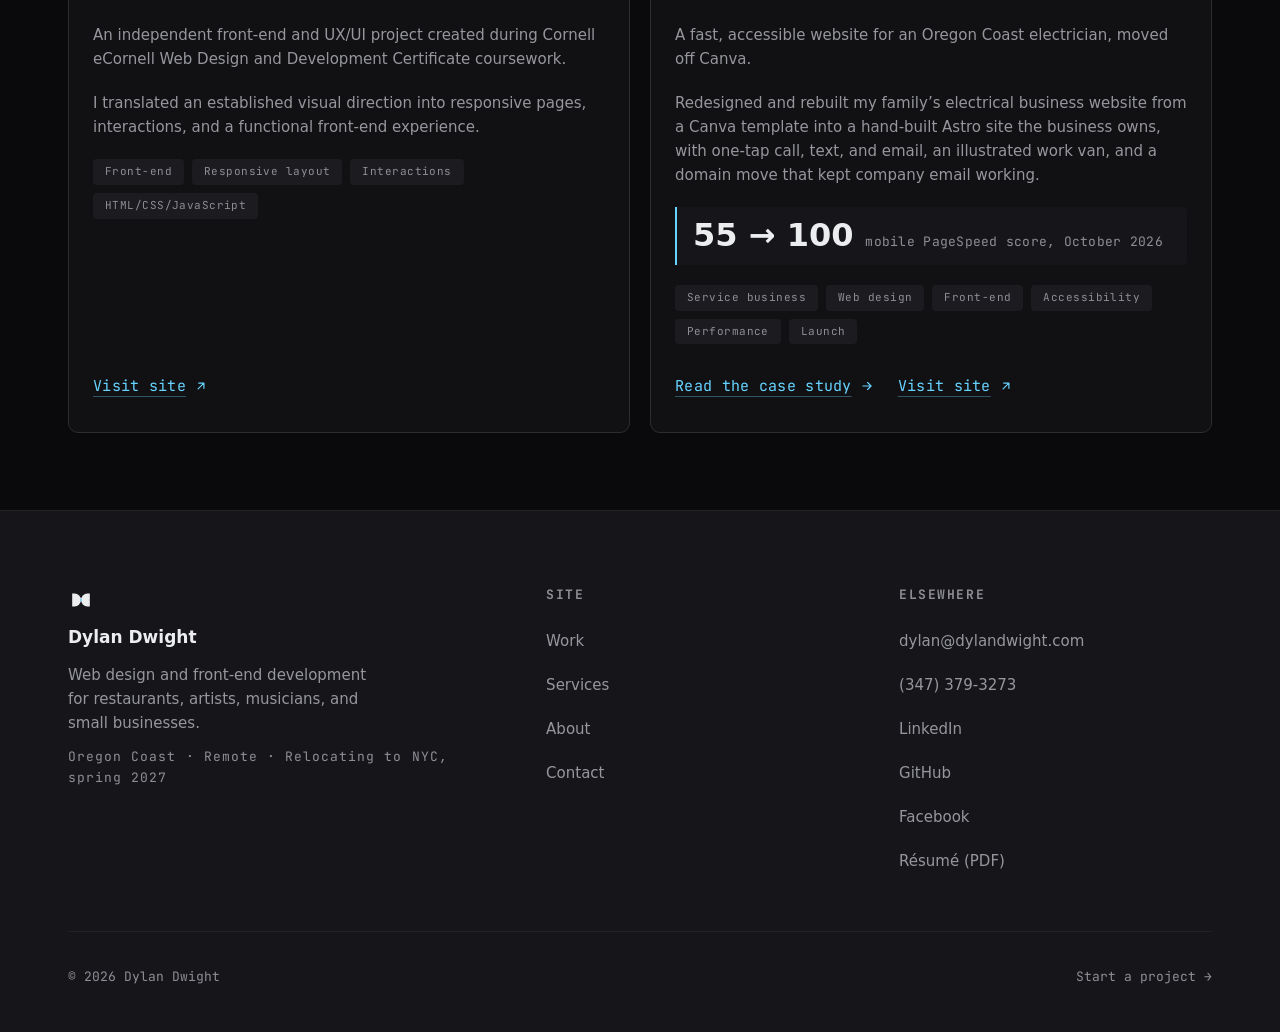
<file: work/index.html>
<!doctype html>
<html lang="en">
<head>
<meta charset="UTF-8" />
<meta name="viewport" content="width=device-width, initial-scale=1.0" />
<title>Work — Dylan Dwight</title>
<meta name="description" content="Finished work by Dylan Dwight: the Sand Dollar Restaurant &amp; Lounge website redesign case study, plus client and independent web projects." />
<meta name="theme-color" content="#0a0a0c" />

<link rel="canonical" href="https://dylandwight.com/work/" />

<meta property="og:type" content="website" />
<meta property="og:url" content="https://dylandwight.com/work/" />
<meta property="og:title" content="Work — Dylan Dwight" />
<meta property="og:description" content="Finished work by Dylan Dwight: the Sand Dollar Restaurant &amp; Lounge website redesign case study, plus client and independent web projects." />
<meta property="og:site_name" content="Dylan Dwight" />
<meta property="og:image" content="https://dylandwight.com/assets/og/og-work.png" />
<meta property="og:image:width" content="1200" />
<meta property="og:image:height" content="630" />
<meta property="og:image:alt" content="Selected projects by Dylan Dwight: website screenshots of Sand Dollar Restaurant &amp; Lounge, Studio 54X, and Shoreline Electric." />

<meta name="twitter:card" content="summary_large_image" />
<meta name="twitter:title" content="Work — Dylan Dwight" />
<meta name="twitter:description" content="Finished work by Dylan Dwight: the Sand Dollar Restaurant &amp; Lounge website redesign case study, plus client and independent web projects." />
<meta name="twitter:image" content="https://dylandwight.com/assets/og/og-work.png" />
<meta name="twitter:image:alt" content="Selected projects by Dylan Dwight: website screenshots of Sand Dollar Restaurant &amp; Lounge, Studio 54X, and Shoreline Electric." />

<link rel="icon" href="/assets/favicon.svg" type="image/svg+xml" />
<link rel="icon" href="/assets/favicon-32.png" sizes="32x32" type="image/png" />
<link rel="apple-touch-icon" href="/assets/apple-touch-icon.png" />
<link rel="icon" href="/favicon.ico" sizes="48x48" />
<link rel="manifest" href="/site.webmanifest" />

<!-- Marks JS as available before first paint (progressive-enhancement styles key off html.js). -->
<script>document.documentElement.classList.add('js');</script>

<link rel="preconnect" href="https://api.fontshare.com" />
<link rel="preconnect" href="https://cdn.fontshare.com" crossorigin />
<link rel="preconnect" href="https://fonts.googleapis.com" />
<link rel="preconnect" href="https://fonts.gstatic.com" crossorigin />
<!-- One Fontshare request per family: the combined multi-family request has been observed
     returning the wrong second family, which left body text on the fallback font. -->
<link href="https://api.fontshare.com/v2/css?f[]=cabinet-grotesk@700&display=swap" rel="stylesheet" />
<link href="https://api.fontshare.com/v2/css?f[]=general-sans@400,500,600&display=swap" rel="stylesheet" />
<link href="https://fonts.googleapis.com/css2?family=JetBrains+Mono:wght@400;500;700&display=swap" rel="stylesheet" />

<link rel="stylesheet" href="/css/tokens.css" />
<link rel="stylesheet" href="/css/base.css" />
<link rel="stylesheet" href="/css/components.css" />
<link rel="stylesheet" href="/css/pages.css" />

<script type="application/ld+json">
{
  "@context": "https://schema.org",
  "@graph": [
    {
      "@type": "ProfessionalService",
      "@id": "https://dylandwight.com/#business",
      "name": "Dylan Dwight · Web Design",
      "url": "https://dylandwight.com/",
      "email": "dylan@dylandwight.com",
      "telephone": "+1-347-379-3273",
      "description": "Web design and front-end development for restaurants, artists, musicians, and small businesses.",
      "areaServed": "US",
      "founder": { "@id": "https://dylandwight.com/#person" },
      "sameAs": ["https://www.linkedin.com/in/dylan-dwight/", "https://github.com/DylanDwight", "https://www.facebook.com/profile.php?id=61596396358825"],
      "knowsAbout": ["Web design", "Front-end development", "UX/UI design", "Responsive design", "Web accessibility", "SEO foundations", "Website maintenance"]
    },
    {
      "@type": "Person",
      "@id": "https://dylandwight.com/#person",
      "name": "Dylan Dwight",
      "jobTitle": "Web designer and front-end developer",
      "url": "https://dylandwight.com/",
      "email": "dylan@dylandwight.com",
      "telephone": "+1-347-379-3273",
      "worksFor": { "@id": "https://dylandwight.com/#business" },
      "sameAs": ["https://www.linkedin.com/in/dylan-dwight/", "https://github.com/DylanDwight"]
    },
    {
      "@type": "WebSite",
      "@id": "https://dylandwight.com/#website",
      "url": "https://dylandwight.com/",
      "name": "Dylan Dwight",
      "publisher": { "@id": "https://dylandwight.com/#business" }
    }
  ]
}
</script>
</head>
<body>

<a href="#main" class="skip-link">Skip to content</a>

<!-- ============ HEADER ============ -->
<header class="header" id="site-header">
  <div class="wrap header-inner">
    <a href="/" class="logo-link" aria-label="Dylan Dwight — home">
      <svg class="logo-mark" viewBox="0 0 64 60" fill="none" aria-hidden="true"><path d="M10 14 H16 A16 16 0 0 1 16 46 H10 Z" fill="currentColor"/><path d="M54 14 H48 A16 16 0 0 0 48 46 H54 Z" fill="currentColor"/><circle class="logo-node" cx="32" cy="30" r="2.5"/></svg>
    </a>

    <nav aria-label="Primary">
      <ul class="nav-links">
        <li><a href="/work/" aria-current="page">Work</a></li>
<li><a href="/services/">Services</a></li>
<li><a href="/about/">About</a></li>
<li><a href="/contact/">Contact</a></li>
      </ul>
    </nav>

    <div class="header-actions">
      <a class="btn btn-primary btn-compact btn-nav-cta" href="/contact/">Start a project<svg viewBox="0 0 24 24" fill="none" stroke="currentColor" stroke-width="2" stroke-linecap="round" stroke-linejoin="round" aria-hidden="true"><path d="M5 12h14M13 6l6 6-6 6"/></svg></a>
      <button class="icon-btn nav-toggle" type="button" data-mobile-nav-open aria-label="Open menu" aria-expanded="false" aria-controls="mobile-nav">
        <svg viewBox="0 0 24 24" fill="none" stroke="currentColor" stroke-width="2" stroke-linecap="round" stroke-linejoin="round" aria-hidden="true"><path d="M4 7h16M4 12h16M4 17h16"/></svg>
      </button>
    </div>
  </div>
</header>

<!-- Mobile drawer: hidden (out of the tab order) until opened -->
<div class="mobile-nav" id="mobile-nav" data-mobile-nav role="dialog" aria-modal="true" aria-label="Site menu" hidden>
  <div class="mobile-nav-top">
    <a href="/" class="logo-link" aria-label="Dylan Dwight — home">
      <svg class="logo-mark" viewBox="0 0 64 60" fill="none" aria-hidden="true"><path d="M10 14 H16 A16 16 0 0 1 16 46 H10 Z" fill="currentColor"/><path d="M54 14 H48 A16 16 0 0 0 48 46 H54 Z" fill="currentColor"/><circle class="logo-node" cx="32" cy="30" r="2.5"/></svg>
    </a>
    <button class="icon-btn" type="button" data-mobile-nav-close aria-label="Close menu">
      <svg viewBox="0 0 24 24" fill="none" stroke="currentColor" stroke-width="2" stroke-linecap="round" stroke-linejoin="round" aria-hidden="true"><path d="M6 6l12 12M18 6L6 18"/></svg>
    </button>
  </div>
  <nav aria-label="Mobile">
    <ul class="mobile-nav-links">
      <li><a href="/work/" aria-current="page">Work</a></li>
<li><a href="/services/">Services</a></li>
<li><a href="/about/">About</a></li>
<li><a href="/contact/">Contact</a></li>
    </ul>
  </nav>
  <div class="mobile-nav-cta">
    <a class="btn btn-primary" href="/contact/">Start a project</a>
  </div>
  <div class="mobile-nav-meta">
    <a href="mailto:dylan@dylandwight.com">dylan@dylandwight.com</a>
    <a href="tel:+13473793273">(347) 379-3273</a>
    <a href="https://www.linkedin.com/in/dylan-dwight/" target="_blank" rel="noopener noreferrer">LinkedIn<span class="sr-only"> (opens in a new tab)</span></a>
    <a href="https://github.com/DylanDwight" target="_blank" rel="noopener noreferrer">GitHub<span class="sr-only"> (opens in a new tab)</span></a>
    <a href="/resume/dylan-dwight-resume.pdf" target="_blank" rel="noopener">Résumé (PDF)<span class="sr-only"> (opens in a new tab)</span></a>
  </div>
</div>

<main id="main">

  <section class="page-hero" aria-labelledby="page-heading">
    <div class="grid-texture" aria-hidden="true"></div>
    <div class="wrap">
      <span class="eyebrow">Work · Oregon Coast &amp; Remote</span>
      <h1 id="page-heading">Work</h1>
      <p class="lede">Recent projects across hospitality, trades, and creative work. Each one starts with what the visitor needs to do, then works backward to the design.</p>
      <a href="/resume/dylan-dwight-resume.pdf" class="text-link" target="_blank" rel="noopener">Download my résumé <span class="work-card-meta">PDF · 2 pages</span> <svg viewBox="0 0 24 24" fill="none" stroke="currentColor" stroke-width="2" stroke-linecap="round" stroke-linejoin="round" aria-hidden="true"><path d="M7 17 17 7M8 7h9v9"/></svg><span class="sr-only"> (opens in a new tab)</span></a>
    </div>
  </section>

  <section class="section section--tight" aria-label="Projects">
    <div class="wrap">
      <div class="work-grid">

        <article class="card work-card work-card--featured" data-reveal>
          <div class="work-card-body">
            <div class="work-card-top">
              <span class="work-card-index">01 / Restaurant</span>
              <span class="label-chip">Client project · Live</span>
            </div>
            <h2>Sand Dollar Restaurant &amp; Lounge</h2>
            <p class="work-card-summary">A restaurant website built around real guest decisions: menu, hours, reservations, and ordering.</p>
            <p>Responsive redesign within Shift4’s website template for an oceanfront restaurant and lounge in Rockaway Beach, Oregon, connected to its online ordering, reservations, POS, and Google Business Profile.</p>
            <p class="work-card-result"><strong>100,000</strong> Google Business Profile views, April–September 2026</p>
            <div class="work-card-tags">
              <span class="tag">Restaurant</span><span class="tag">Web design</span><span class="tag">Shift4 / SkyTab</span><span class="tag">Content</span><span class="tag">Local search</span><span class="tag">Ordering integration</span>
            </div>
            <div class="work-card-links">
              <a href="/work/sand-dollar/" class="text-link">Read the case study <svg viewBox="0 0 24 24" fill="none" stroke="currentColor" stroke-width="2" stroke-linecap="round" stroke-linejoin="round" aria-hidden="true"><path d="M5 12h14M13 6l6 6-6 6"/></svg></a>
              <a href="https://sanddollarrestaurant.com" class="text-link" target="_blank" rel="noopener noreferrer">Visit site <svg viewBox="0 0 24 24" fill="none" stroke="currentColor" stroke-width="2" stroke-linecap="round" stroke-linejoin="round" aria-hidden="true"><path d="M7 17 17 7M8 7h9v9"/></svg><span class="sr-only"> (opens in a new tab)</span></a>
            </div>
          </div>
          <div class="corner-panel" style="padding: var(--space-3);">
            <a class="work-shot-link" href="https://sanddollarrestaurant.com" target="_blank" rel="noopener noreferrer" aria-label="Visit the Sand Dollar Restaurant and Lounge website (opens in a new tab)">
              <img class="work-shot" src="/assets/work/sand-dollar-home-desktop.jpg" srcset="/assets/work/sand-dollar-home-desktop-860.jpg 860w, /assets/work/sand-dollar-home-desktop.jpg 1720w" sizes="(max-width: 900px) 100vw, 640px" width="1720" height="1080" loading="lazy" decoding="async" alt="The redesigned Sand Dollar Restaurant and Lounge homepage on desktop: logo, Menu, Gift Cards, Reservations, and an Order Now button above a seafood hero photo with the headline Where Ocean Views Meet Coastal Flavor.">
            </a>
          </div>
        </article>

        <article class="card work-card" data-reveal>
          <a class="work-shot-link" href="https://studio54x.site" target="_blank" rel="noopener noreferrer" aria-label="Visit the Studio 54X website (opens in a new tab)">
            <img class="work-shot" src="/assets/work/studio-54x-home-desktop.jpg" srcset="/assets/work/studio-54x-home-desktop-1440.jpg 1440w, /assets/work/studio-54x-home-desktop.jpg 2880w" sizes="(max-width: 900px) 100vw, 560px" width="2880" height="1800" loading="lazy" decoding="async" alt="The Studio 54X concept homepage on desktop: a wedding photo hero with the headline Let us capture your precious moments, a Book a consultation button, and navigation for services, weddings, portraits, and events.">
          </a>
          <div class="work-card-top">
            <span class="work-card-index">02 / Creative studio concept</span>
            <span class="label-chip">Independent project</span>
          </div>
          <h2>Studio 54X</h2>
          <p class="work-card-summary">An independent front-end and UX/UI project created during Cornell eCornell Web Design and Development Certificate coursework.</p>
          <p>I translated an established visual direction into responsive pages, interactions, and a functional front-end experience.</p>
          <div class="work-card-tags">
            <span class="tag">Front-end</span><span class="tag">Responsive layout</span><span class="tag">Interactions</span><span class="tag">HTML/CSS/JavaScript</span>
          </div>
          <div class="work-card-links">
            <a href="https://studio54x.site" class="text-link" target="_blank" rel="noopener noreferrer">Visit site <svg viewBox="0 0 24 24" fill="none" stroke="currentColor" stroke-width="2" stroke-linecap="round" stroke-linejoin="round" aria-hidden="true"><path d="M7 17 17 7M8 7h9v9"/></svg><span class="sr-only"> (opens in a new tab)</span></a>
          </div>
        </article>

        <article class="card work-card" data-reveal>
          <a class="work-shot-link" href="https://shoreline-electric.com" target="_blank" rel="noopener noreferrer" aria-label="Visit the Shoreline Electric website (opens in a new tab)">
            <img class="work-shot" src="/assets/work/shoreline-electric-home-desktop.jpg" srcset="/assets/work/shoreline-electric-home-desktop-800.jpg 800w, /assets/work/shoreline-electric-home-desktop.jpg 1600w" sizes="(max-width: 900px) 100vw, 560px" width="1600" height="860" loading="lazy" decoding="async" alt="The redesigned Shoreline Electric homepage on desktop: a sticky header with an amber Call button over a darkened drone video of Haystack Rock, with the headline Local, Licensed, Insured Electrician and Call and Text us buttons.">
          </a>
          <div class="work-card-top">
            <span class="work-card-index">03 / Service business</span>
            <span class="label-chip">Client project · Live</span>
          </div>
          <h2>Shoreline Electric</h2>
          <p class="work-card-summary">A fast, accessible website for an Oregon Coast electrician, moved off Canva.</p>
          <p>Redesigned and rebuilt my family’s electrical business website from a Canva template into a hand-built Astro site the business owns, with one-tap call, text, and email, an illustrated work van, and a domain move that kept company email working.</p>
          <p class="work-card-result"><strong>55 → 100</strong> mobile PageSpeed score, October 2026</p>
          <div class="work-card-tags">
            <span class="tag">Service business</span><span class="tag">Web design</span><span class="tag">Front-end</span><span class="tag">Accessibility</span><span class="tag">Performance</span><span class="tag">Launch</span>
          </div>
          <div class="work-card-links">
            <a href="/work/shoreline-electric/" class="text-link">Read the case study <svg viewBox="0 0 24 24" fill="none" stroke="currentColor" stroke-width="2" stroke-linecap="round" stroke-linejoin="round" aria-hidden="true"><path d="M5 12h14M13 6l6 6-6 6"/></svg></a>
            <a href="https://shoreline-electric.com" class="text-link" target="_blank" rel="noopener noreferrer">Visit site <svg viewBox="0 0 24 24" fill="none" stroke="currentColor" stroke-width="2" stroke-linecap="round" stroke-linejoin="round" aria-hidden="true"><path d="M7 17 17 7M8 7h9v9"/></svg><span class="sr-only"> (opens in a new tab)</span></a>
          </div>
        </article>

      </div>
    </div>
  </section>

</main>

<!-- ============ FOOTER ============ -->
<footer class="footer">
  <div class="wrap">
    <div class="footer-grid">
      <div class="footer-brand">
        <svg class="logo-mark" viewBox="0 0 64 60" fill="none" aria-hidden="true"><path d="M10 14 H16 A16 16 0 0 1 16 46 H10 Z" fill="currentColor"/><path d="M54 14 H48 A16 16 0 0 0 48 46 H54 Z" fill="currentColor"/><circle class="logo-node" cx="32" cy="30" r="2.5"/></svg>
        <strong>Dylan Dwight</strong>
        <p>Web design and front-end development for restaurants, artists, musicians, and small businesses.</p>
        <span class="mono">Oregon Coast · Remote · Relocating to NYC, spring 2027</span>
      </div>
      <nav aria-label="Footer">
        <h2 class="footer-heading">Site</h2>
        <ul class="footer-list">
          <li><a href="/work/">Work</a></li>
          <li><a href="/services/">Services</a></li>
          <li><a href="/about/">About</a></li>
          <li><a href="/contact/">Contact</a></li>
        </ul>
      </nav>
      <div>
        <h2 class="footer-heading">Elsewhere</h2>
        <ul class="footer-list">
          <li><a href="mailto:dylan@dylandwight.com">dylan@dylandwight.com</a></li>
          <li><a href="tel:+13473793273">(347) 379-3273</a></li>
          <li><a href="https://www.linkedin.com/in/dylan-dwight/" target="_blank" rel="noopener noreferrer">LinkedIn<span class="sr-only"> (opens in a new tab)</span></a></li>
          <li><a href="https://github.com/DylanDwight" target="_blank" rel="noopener noreferrer">GitHub<span class="sr-only"> (opens in a new tab)</span></a></li>
          <li><a href="https://www.facebook.com/profile.php?id=61596396358825" target="_blank" rel="noopener noreferrer">Facebook<span class="sr-only"> (opens in a new tab)</span></a></li>
          <li><a href="/resume/dylan-dwight-resume.pdf" target="_blank" rel="noopener">Résumé (PDF)<span class="sr-only"> (opens in a new tab)</span></a></li>
        </ul>
      </div>
    </div>
    <div class="footer-bottom">
      <span>© 2026 Dylan Dwight</span>
      <a href="/contact/">Start a project →</a>
    </div>
  </div>
</footer>

<script type="module" src="/js/app.js"></script>
</body>
</html>
</file>
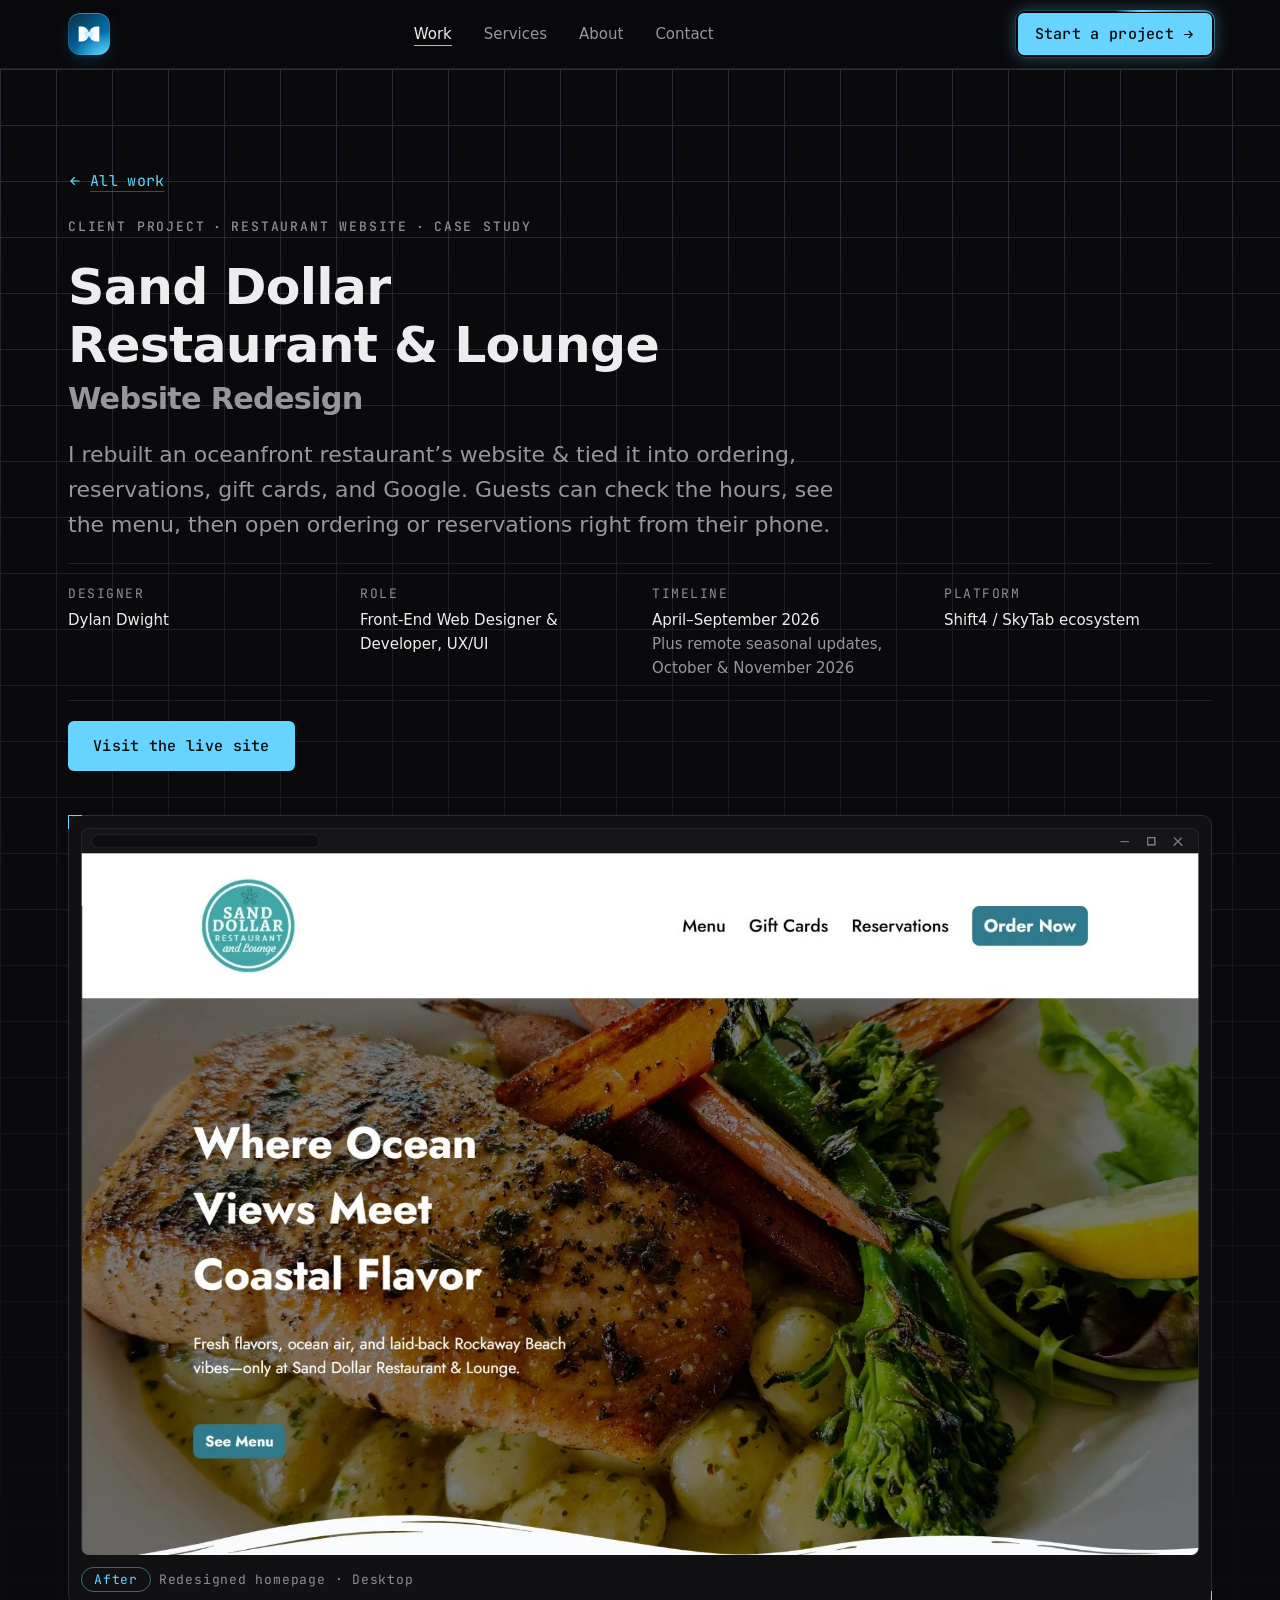
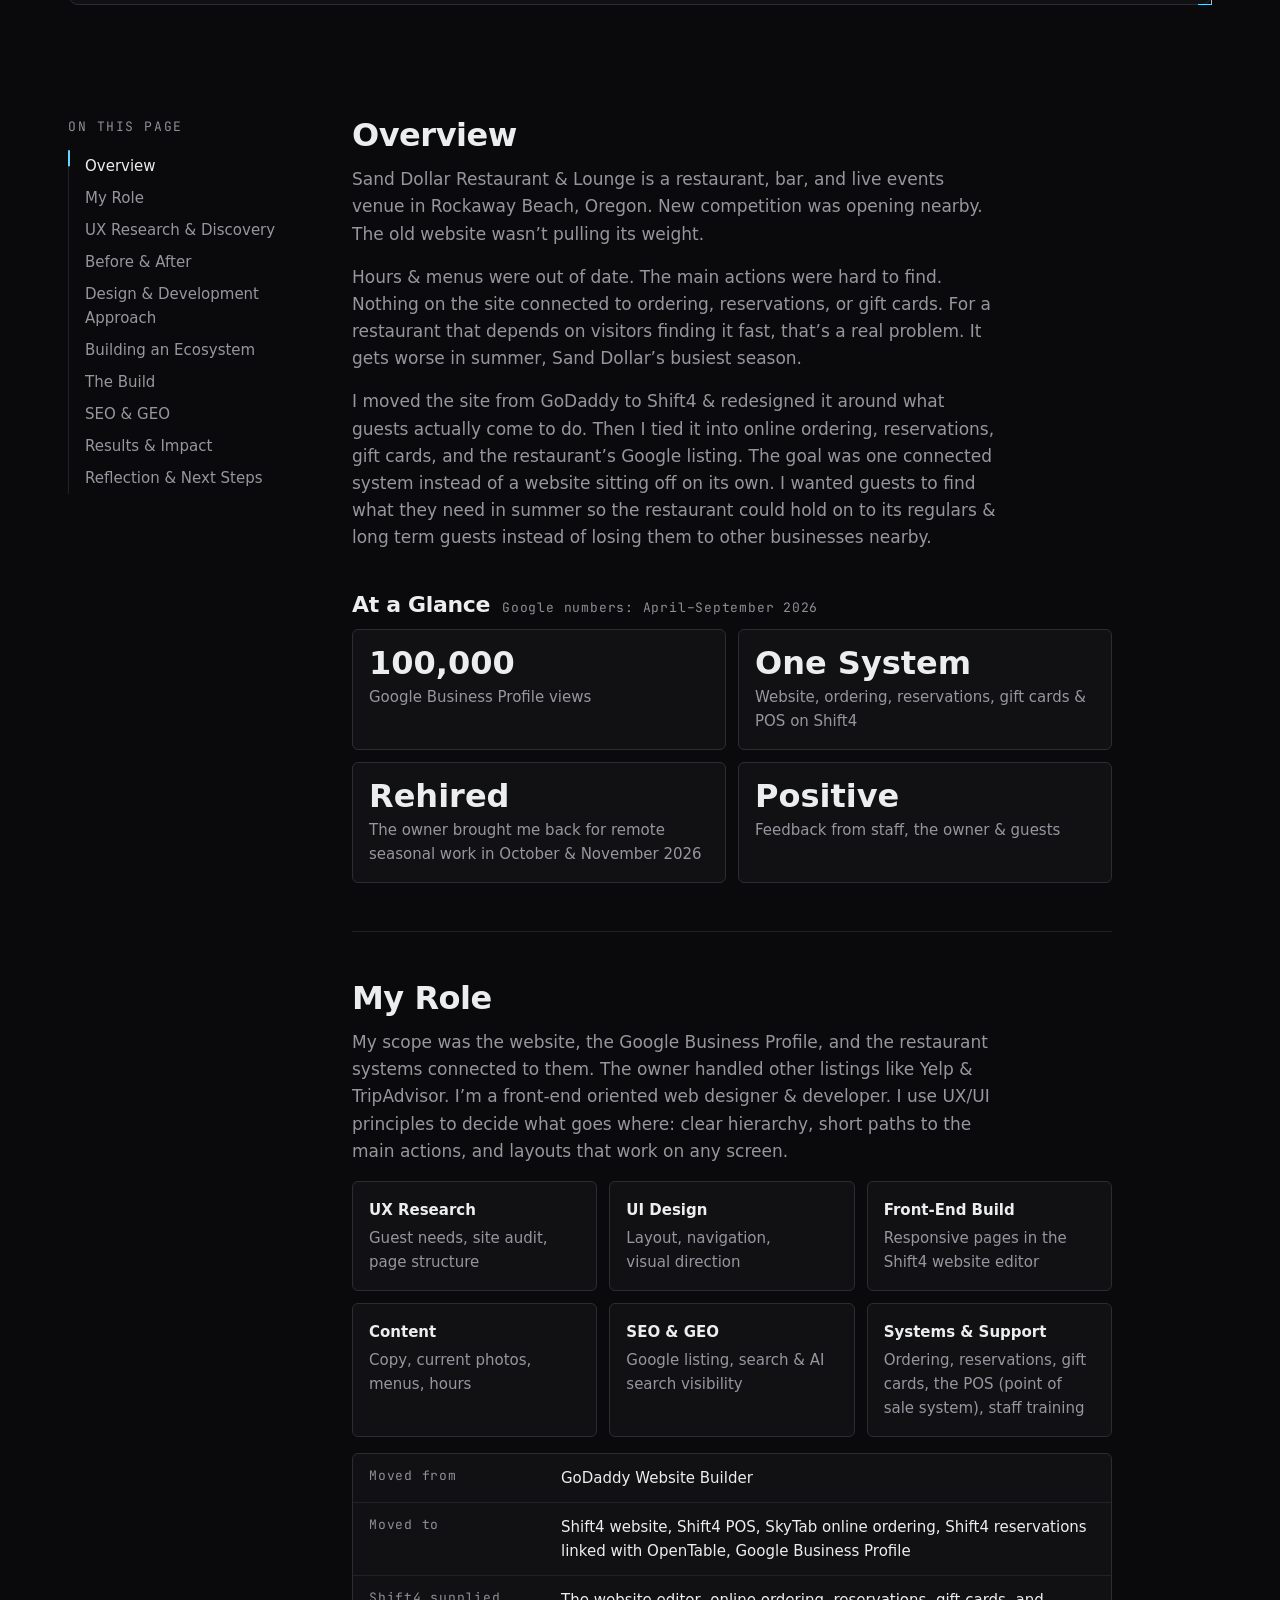
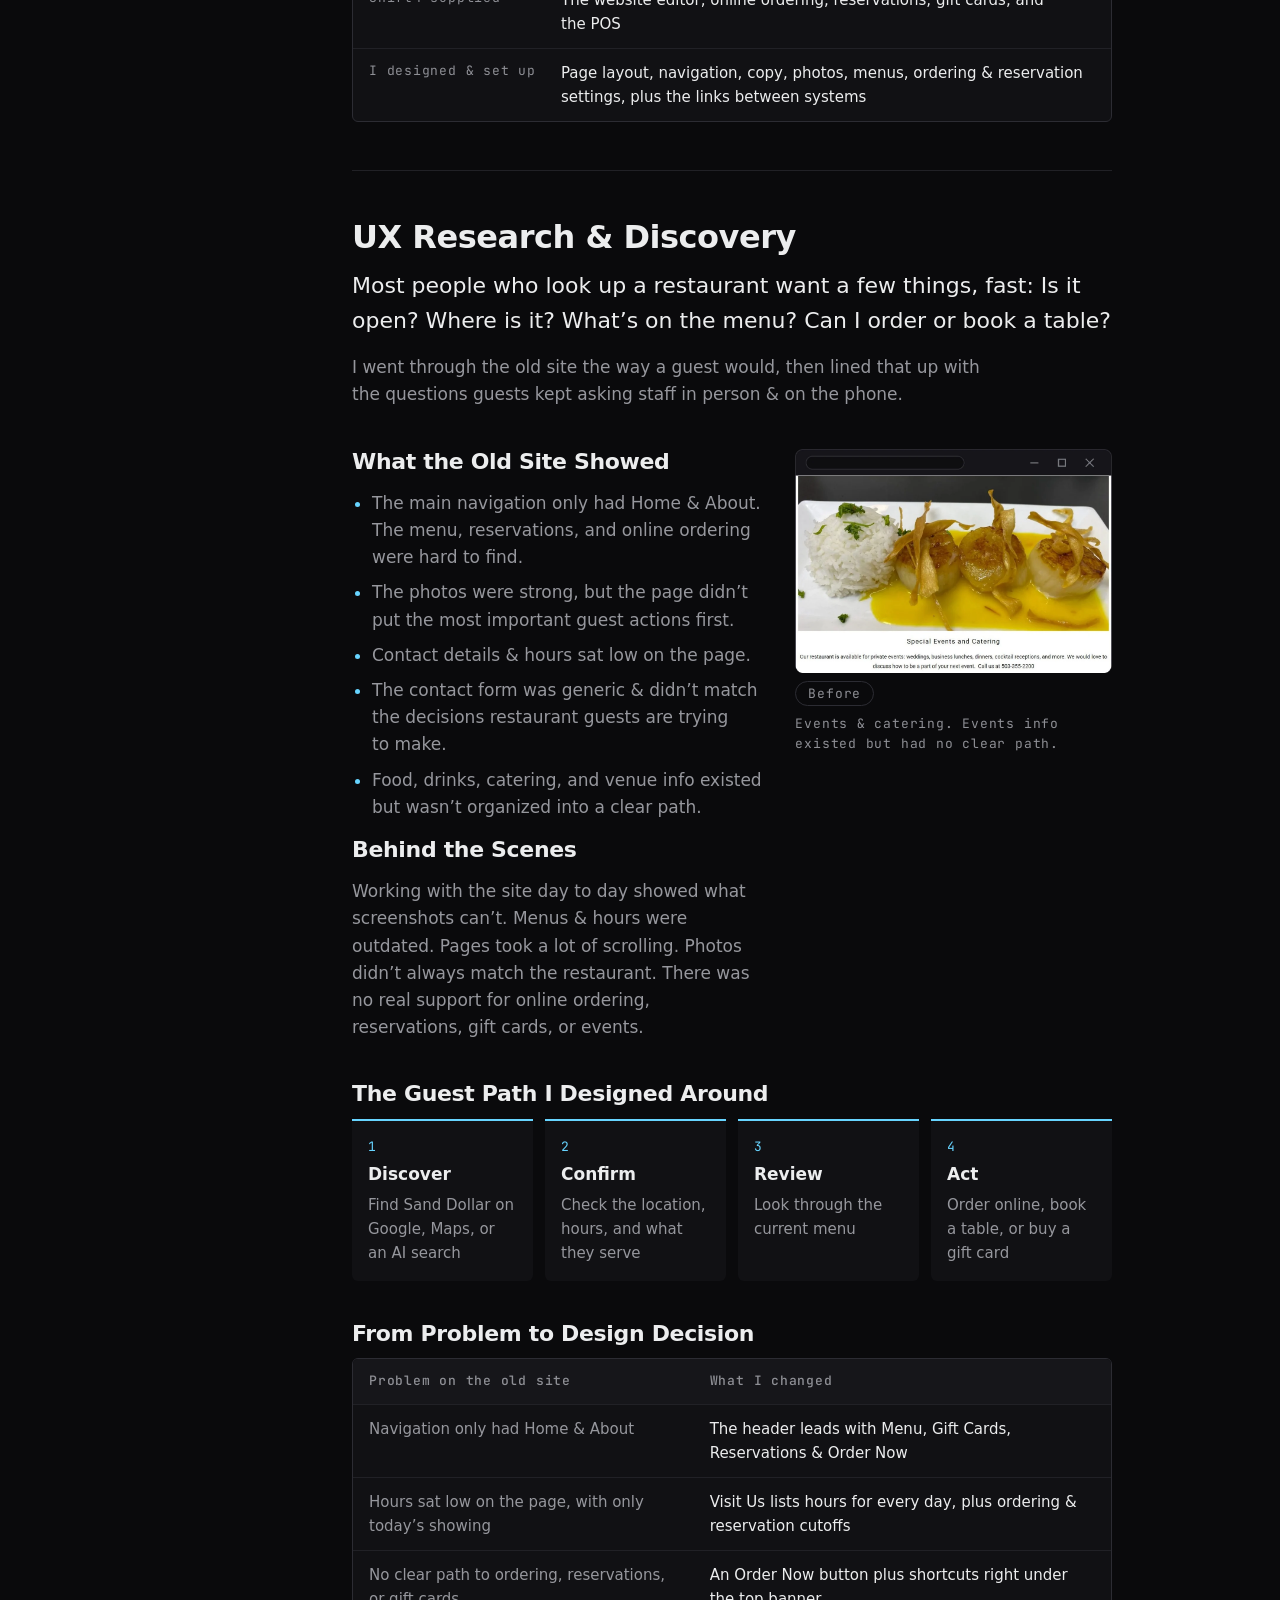
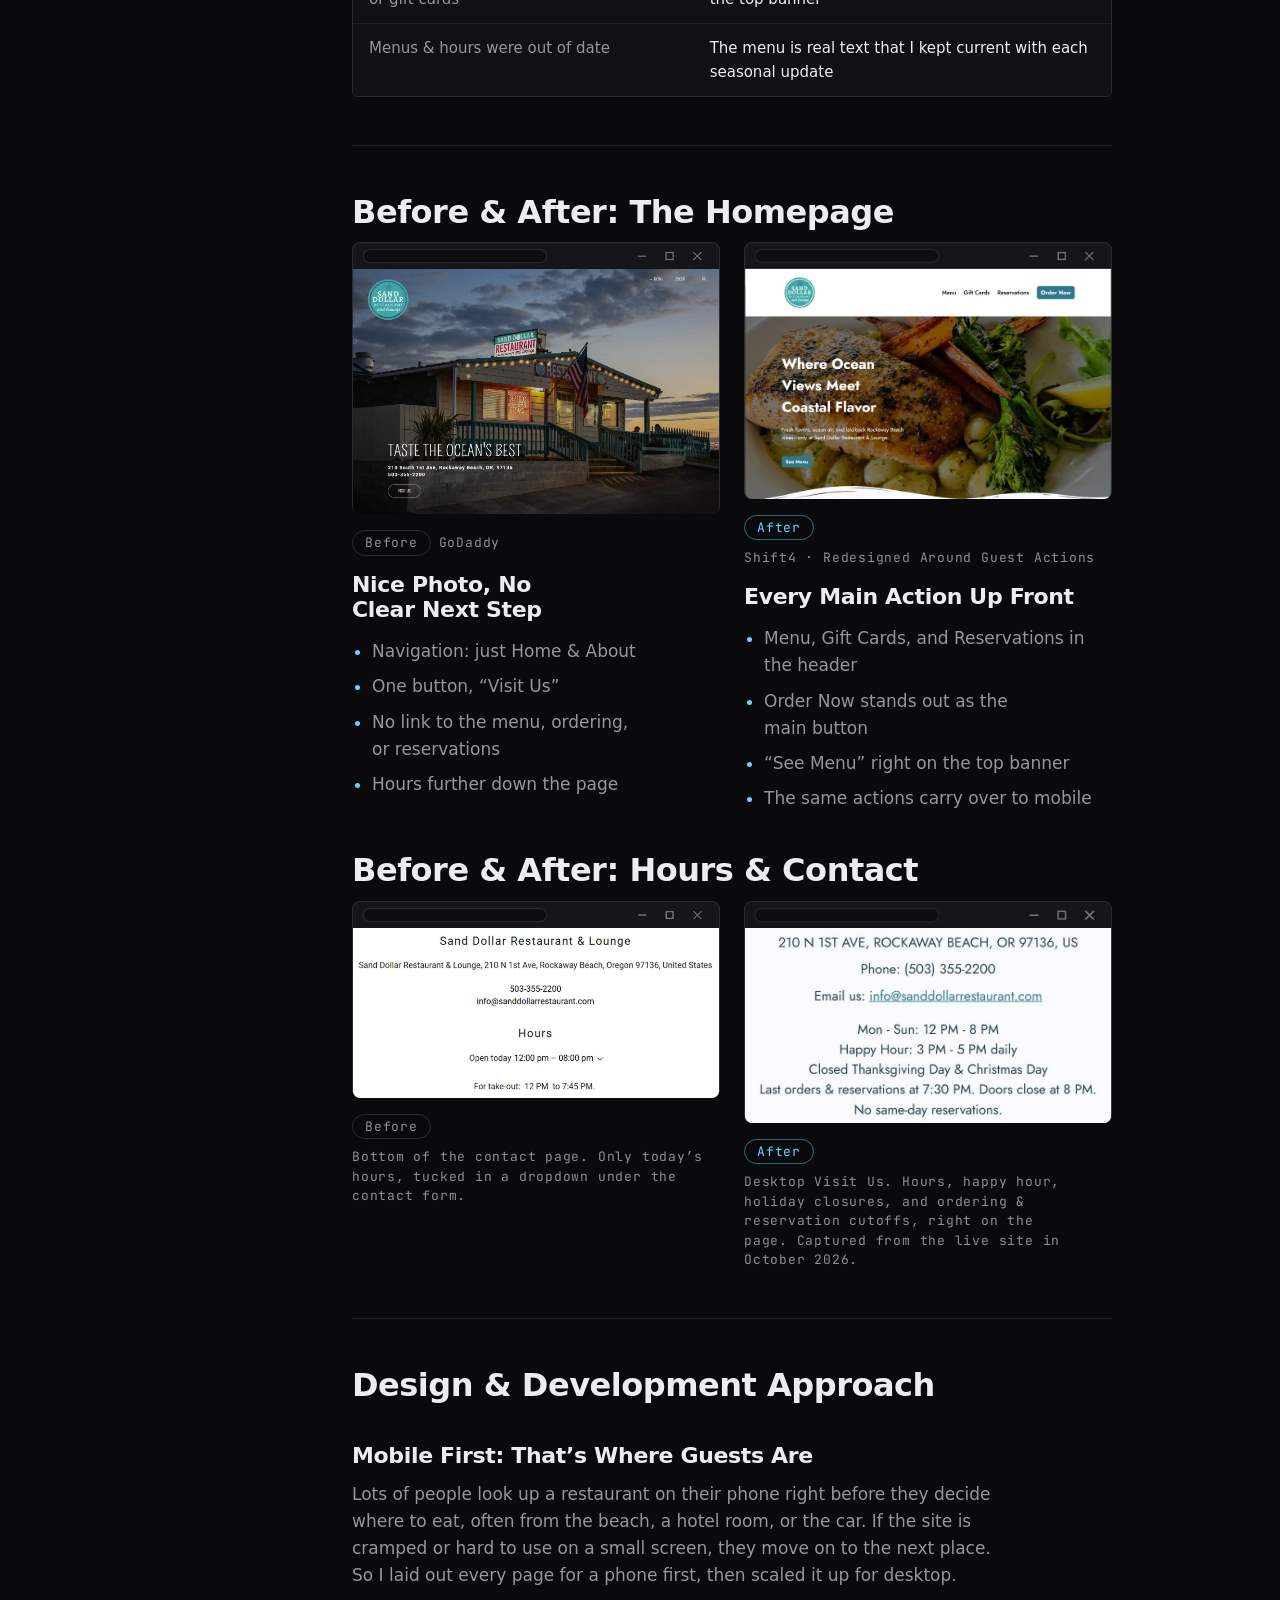
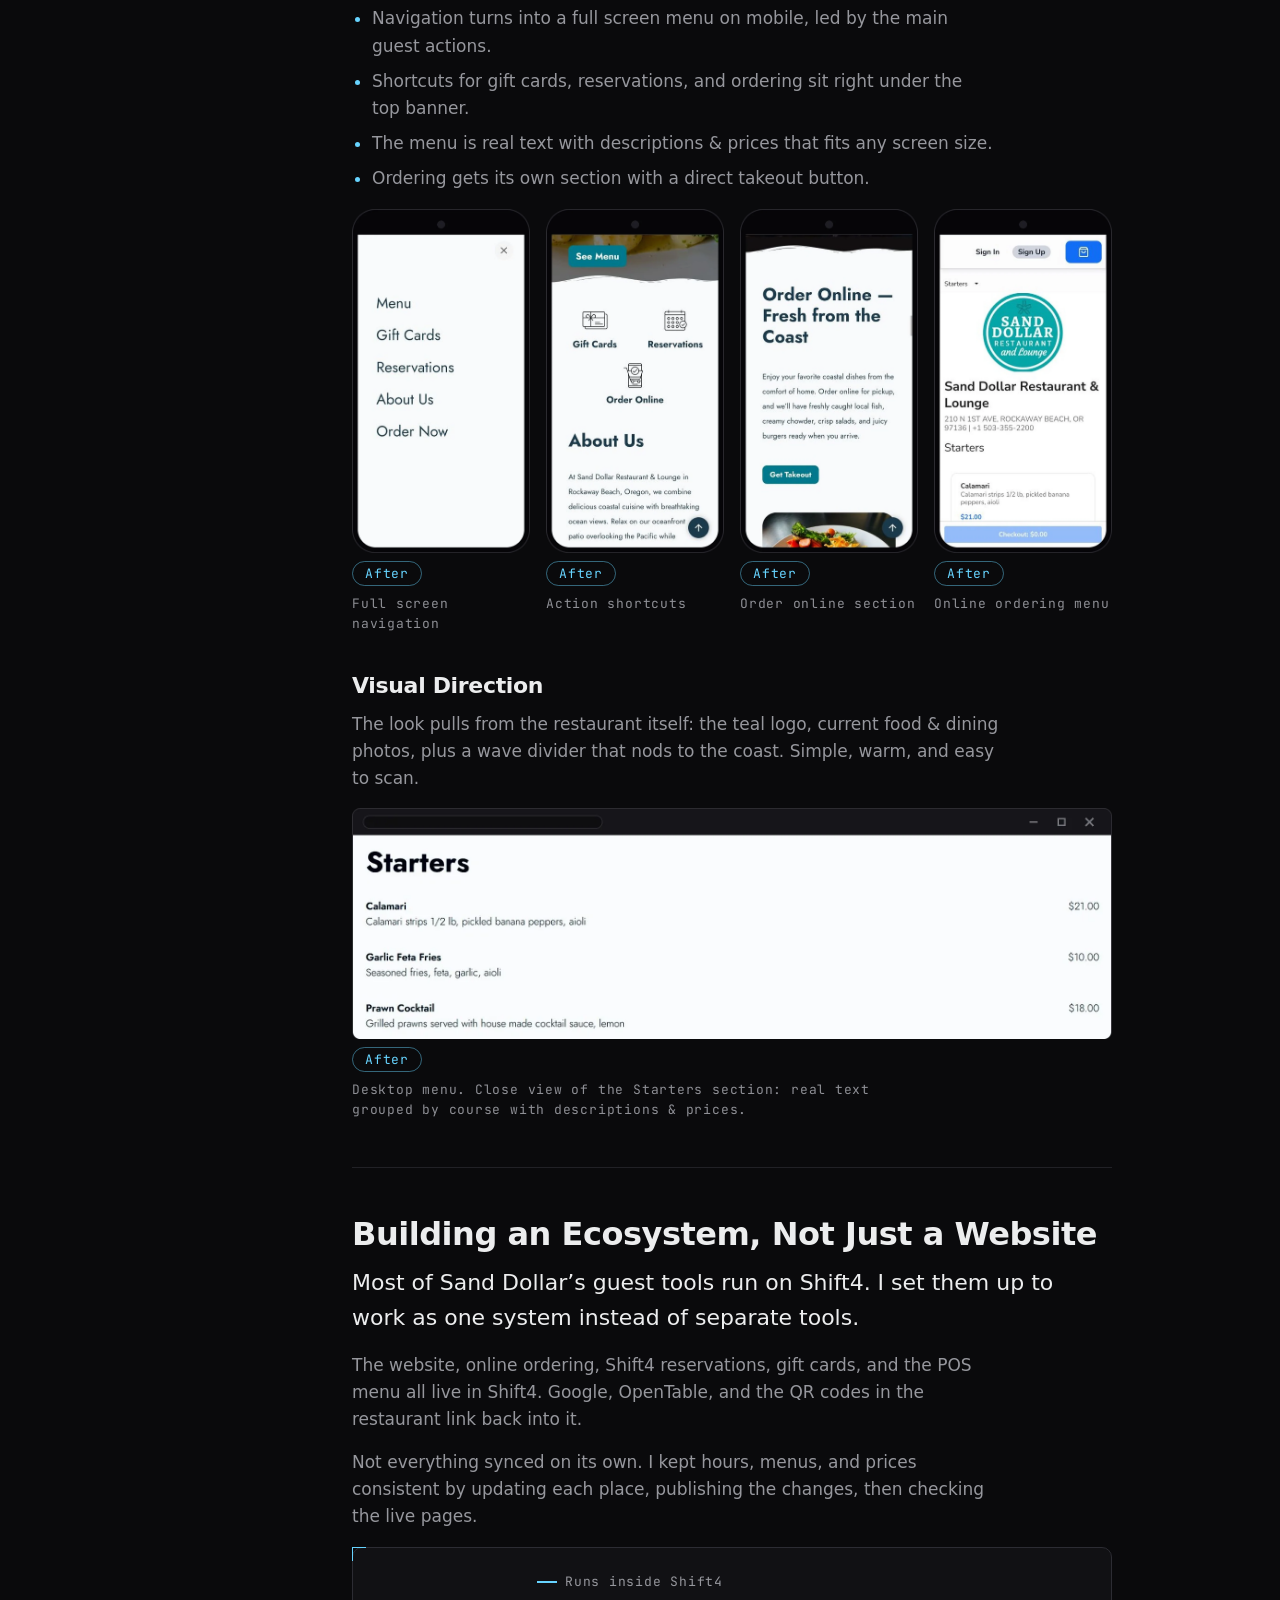
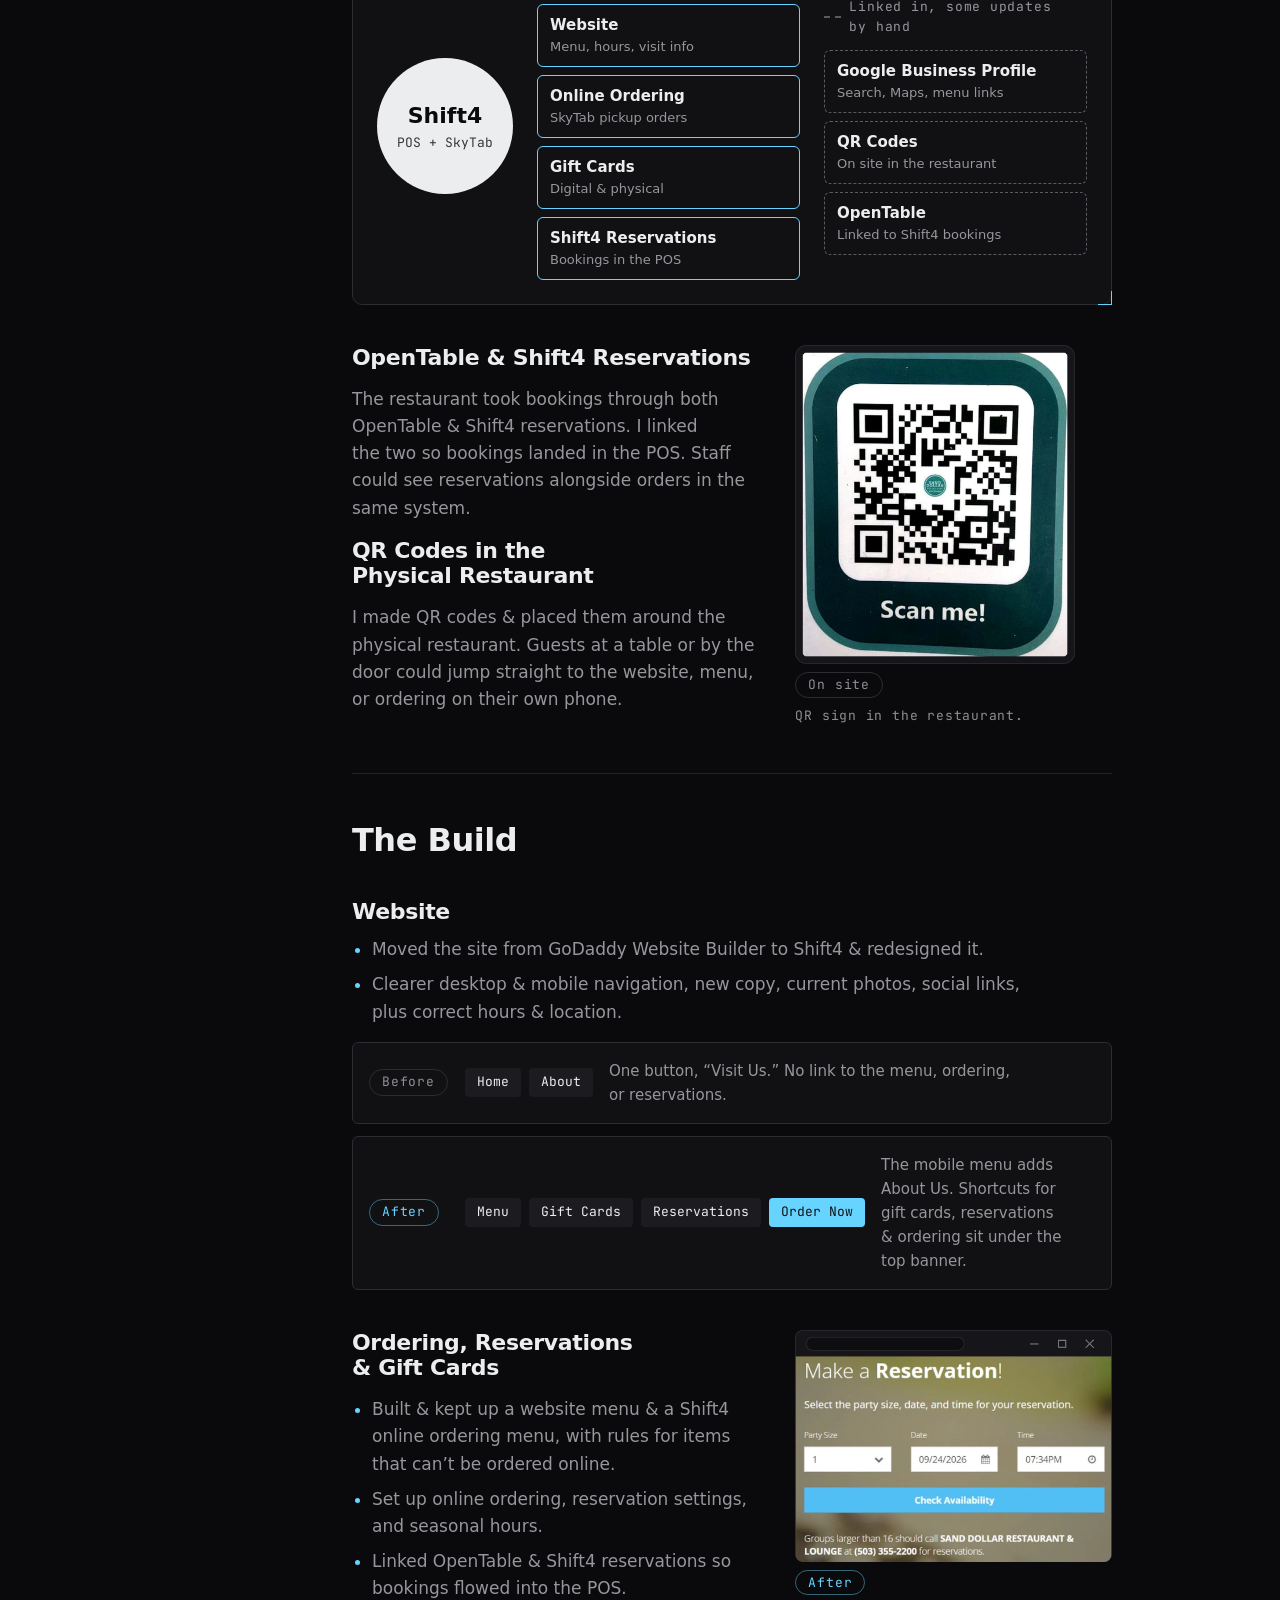
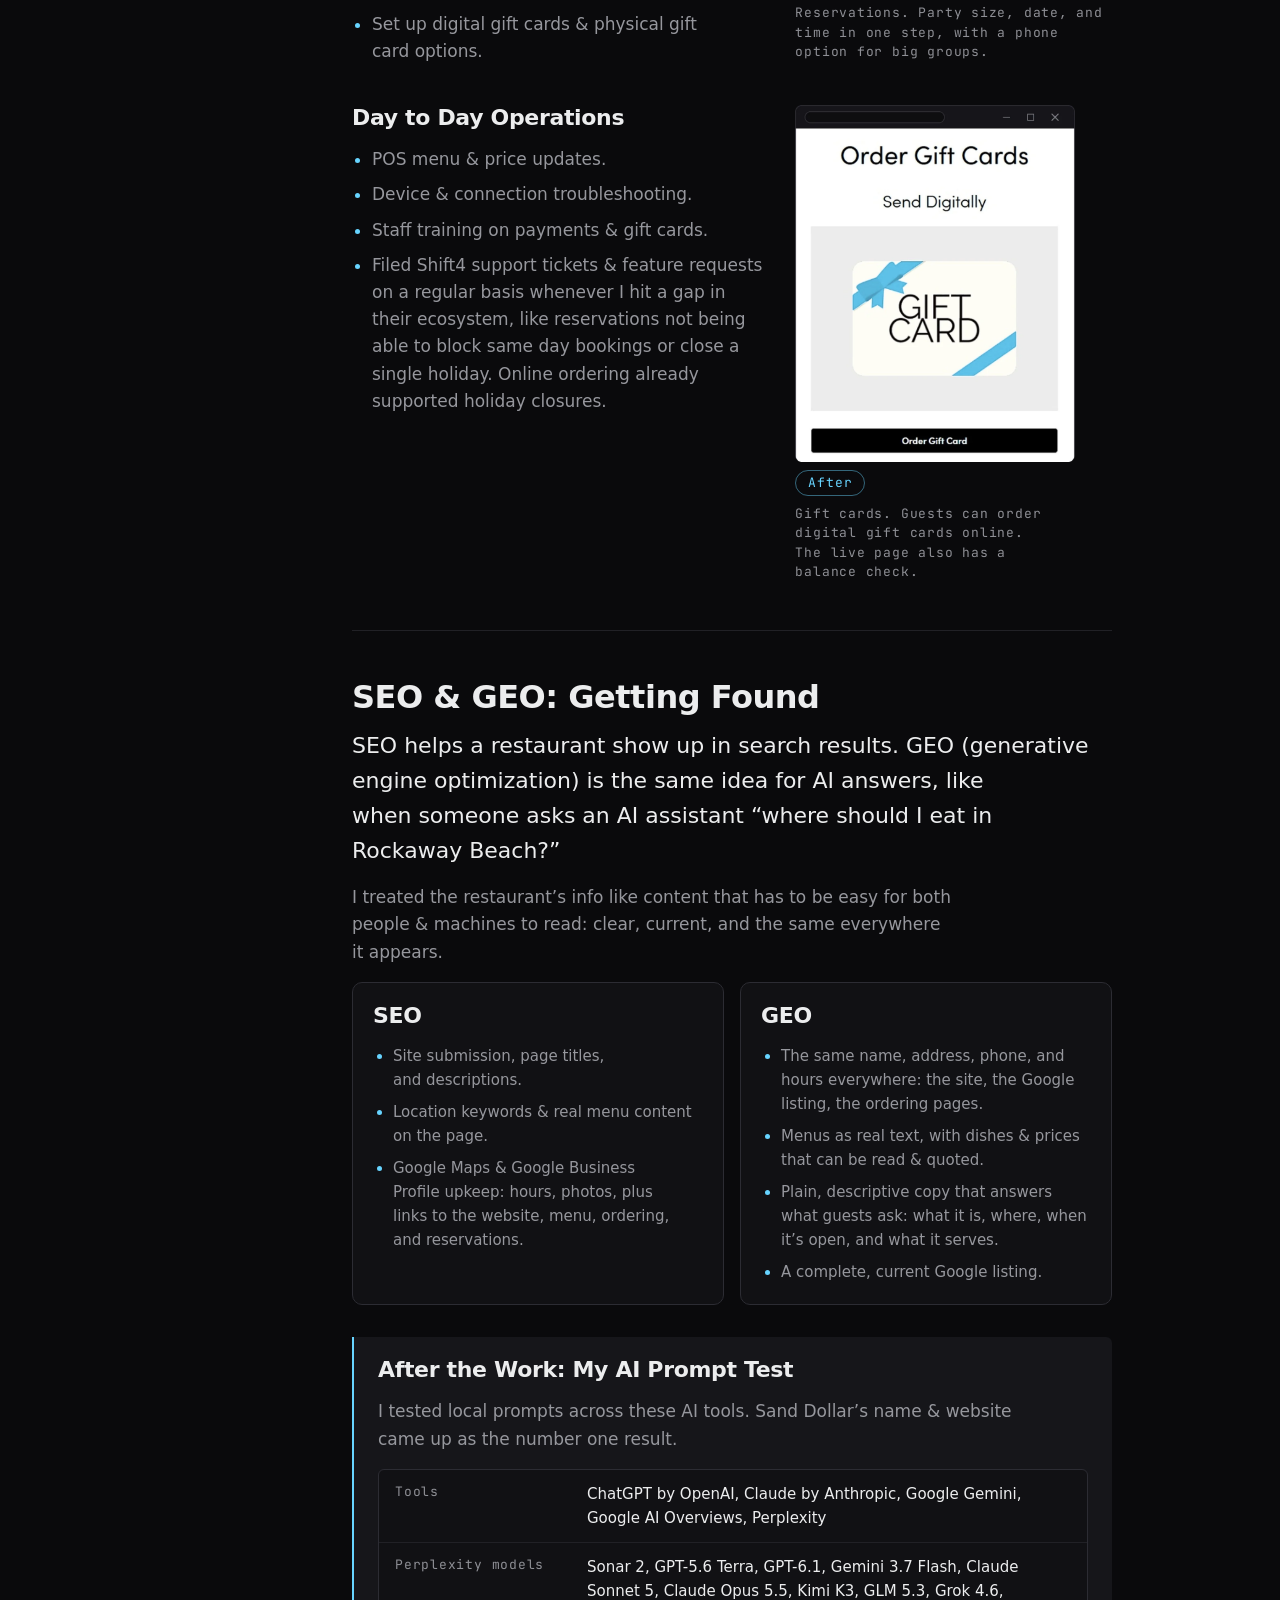
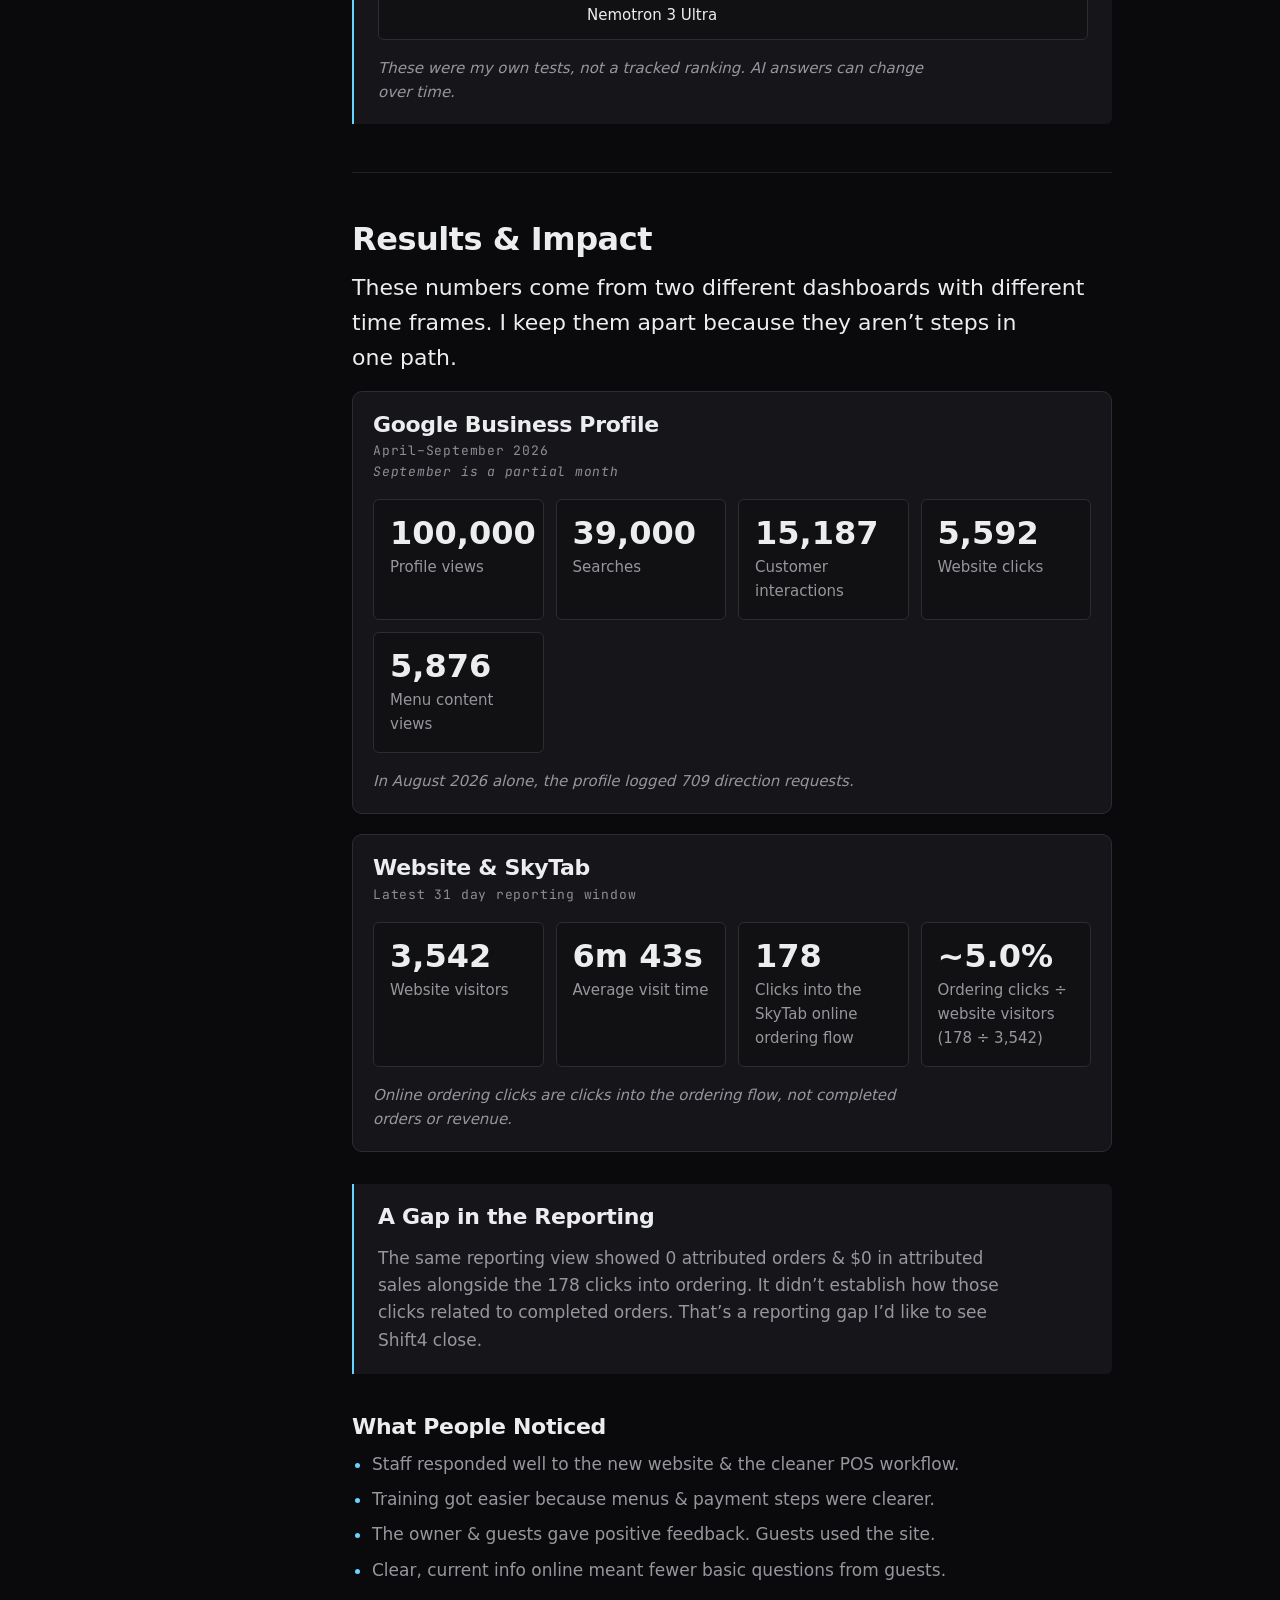
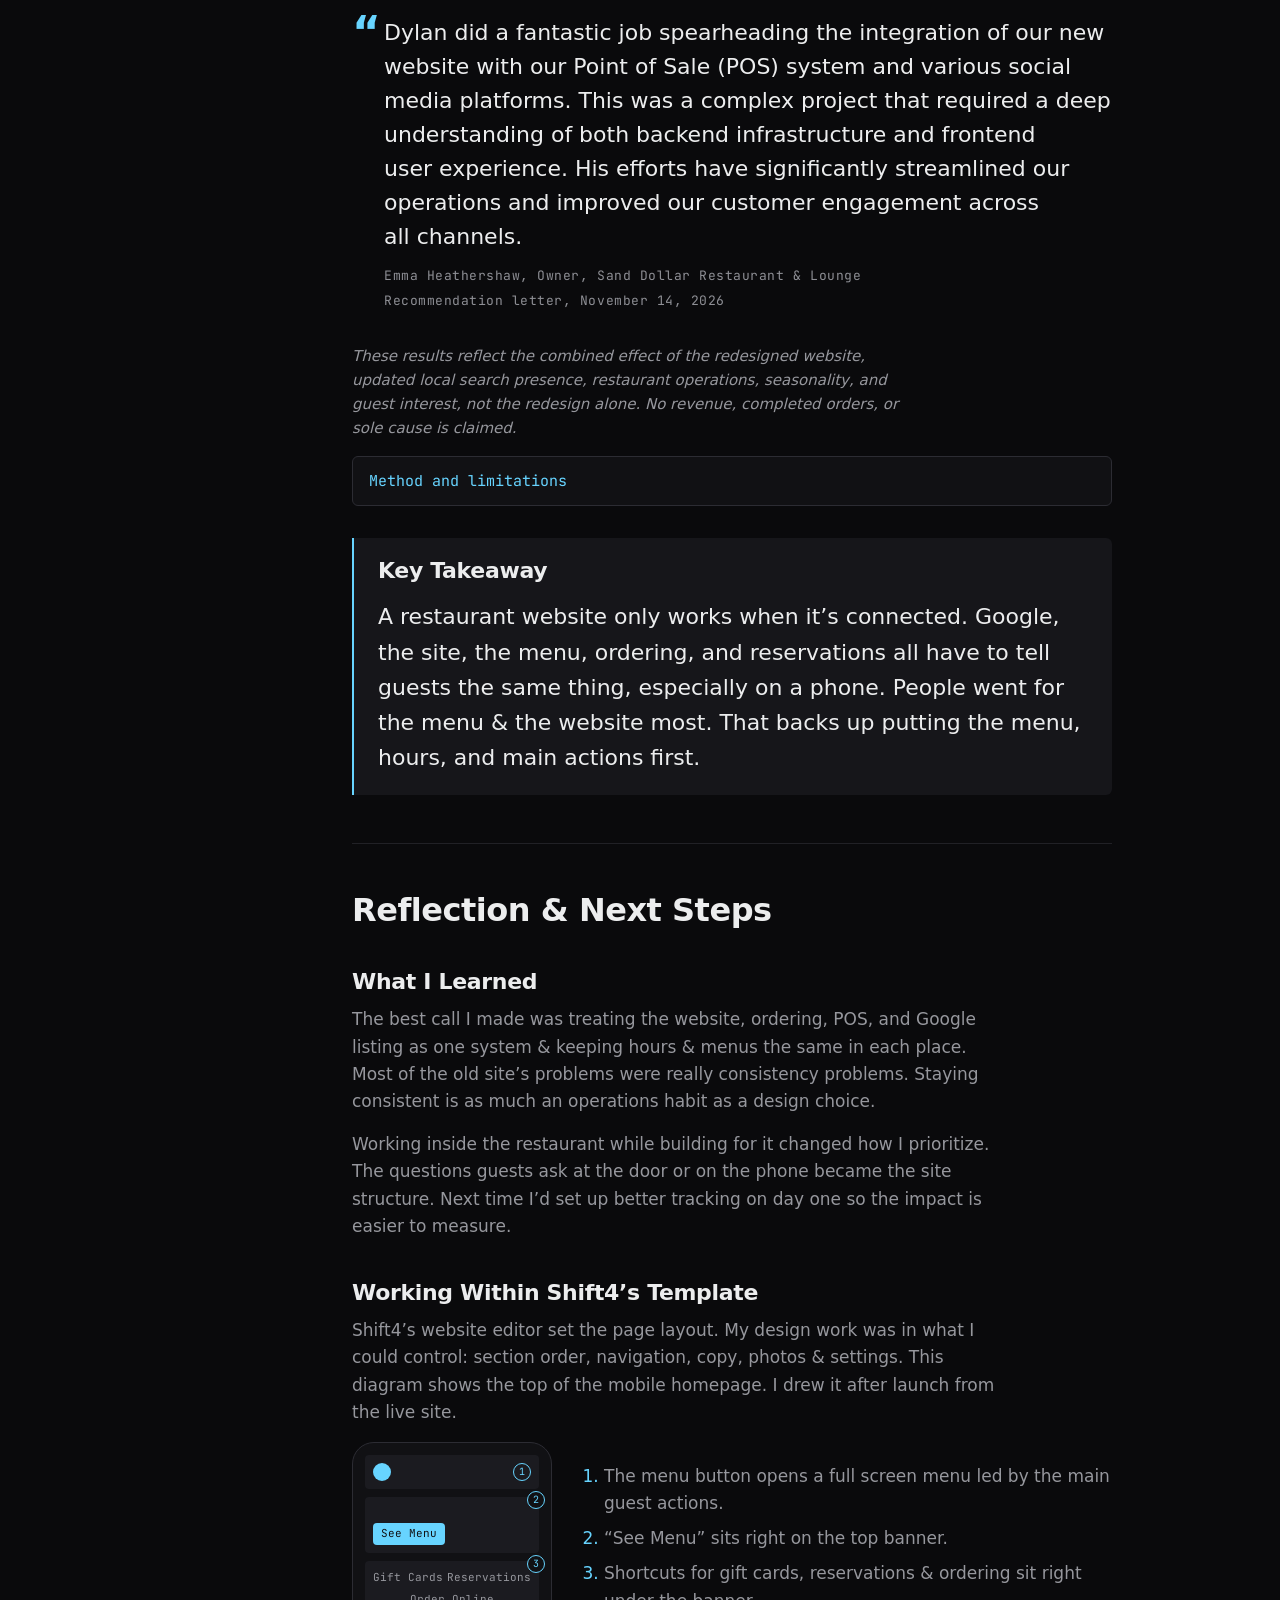
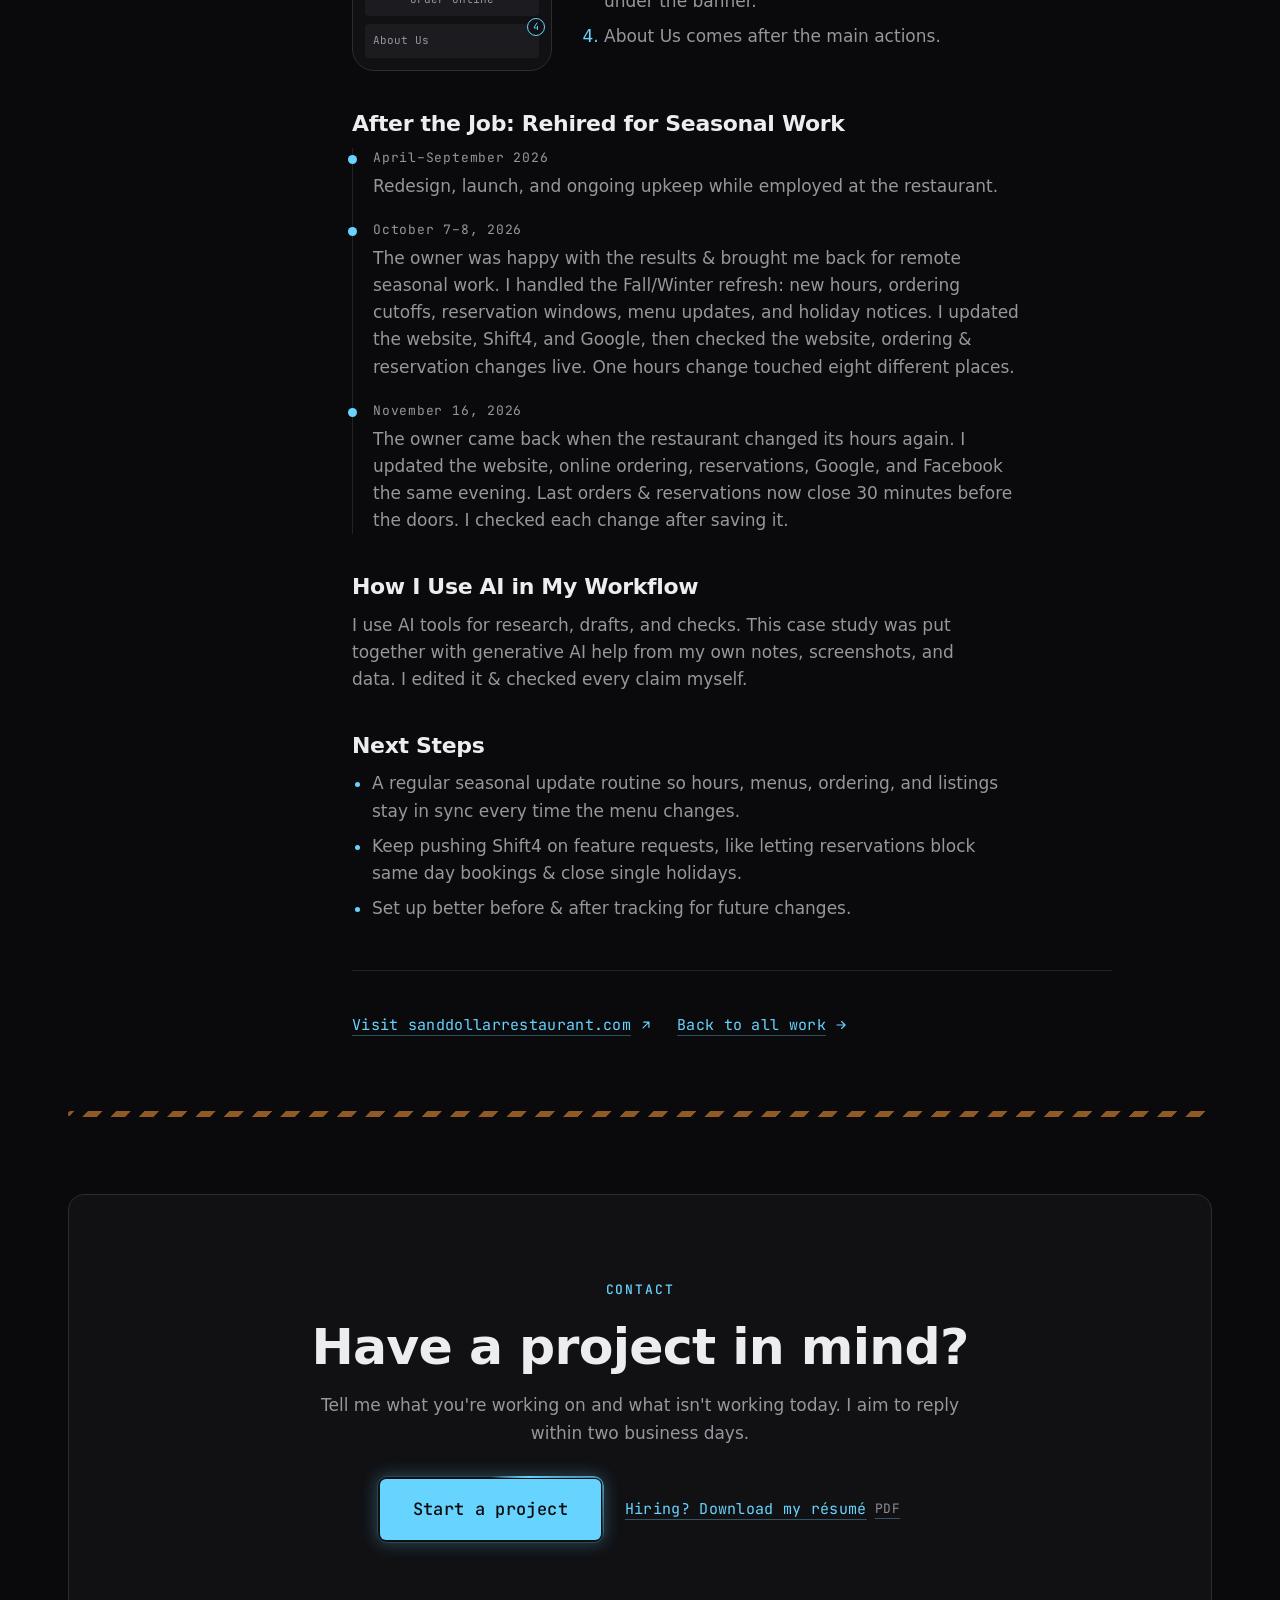
<file: work/sand-dollar/index.html>
<!doctype html>
<html lang="en">
<head>
<meta charset="UTF-8" />
<meta name="viewport" content="width=device-width, initial-scale=1.0" />
<title>Sand Dollar Restaurant &amp; Lounge Website Redesign — Case Study · Dylan Dwight</title>
<meta name="description" content="How Dylan Dwight redesigned an oceanfront restaurant’s website in Rockaway Beach, Oregon, and tied it into ordering, reservations, gift cards, and Google on the Shift4 / SkyTab ecosystem." />
<meta name="theme-color" content="#0a0a0c" />

<link rel="canonical" href="https://dylandwight.com/work/sand-dollar/" />

<meta property="og:type" content="article" />
<meta property="og:url" content="https://dylandwight.com/work/sand-dollar/" />
<meta property="og:title" content="Sand Dollar Restaurant &amp; Lounge Website Redesign — Case Study · Dylan Dwight" />
<meta property="og:description" content="How Dylan Dwight redesigned an oceanfront restaurant’s website in Rockaway Beach, Oregon, and tied it into ordering, reservations, gift cards, and Google on the Shift4 / SkyTab ecosystem." />
<meta property="og:site_name" content="Dylan Dwight" />
<meta property="og:image" content="https://dylandwight.com/assets/og/og-sand-dollar.png" />
<meta property="og:image:width" content="1200" />
<meta property="og:image:height" content="630" />
<meta property="og:image:alt" content="Sand Dollar Restaurant &amp; Lounge website redesign case study by Dylan Dwight, with a screenshot of the redesigned homepage." />

<meta name="twitter:card" content="summary_large_image" />
<meta name="twitter:title" content="Sand Dollar Restaurant &amp; Lounge Website Redesign — Case Study · Dylan Dwight" />
<meta name="twitter:description" content="How Dylan Dwight redesigned an oceanfront restaurant’s website in Rockaway Beach, Oregon, and tied it into ordering, reservations, gift cards, and Google on the Shift4 / SkyTab ecosystem." />
<meta name="twitter:image" content="https://dylandwight.com/assets/og/og-sand-dollar.png" />
<meta name="twitter:image:alt" content="Sand Dollar Restaurant &amp; Lounge website redesign case study by Dylan Dwight, with a screenshot of the redesigned homepage." />

<link rel="icon" href="/assets/favicon.svg" type="image/svg+xml" />
<link rel="icon" href="/assets/favicon-32.png" sizes="32x32" type="image/png" />
<link rel="apple-touch-icon" href="/assets/apple-touch-icon.png" />
<link rel="icon" href="/favicon.ico" sizes="48x48" />
<link rel="manifest" href="/site.webmanifest" />

<!-- Marks JS as available before first paint (progressive-enhancement styles key off html.js). -->
<script>document.documentElement.classList.add('js');</script>

<link rel="preconnect" href="https://api.fontshare.com" />
<link rel="preconnect" href="https://cdn.fontshare.com" crossorigin />
<link rel="preconnect" href="https://fonts.googleapis.com" />
<link rel="preconnect" href="https://fonts.gstatic.com" crossorigin />
<!-- One Fontshare request per family: the combined multi-family request has been observed
     returning the wrong second family, which left body text on the fallback font. -->
<link href="https://api.fontshare.com/v2/css?f[]=cabinet-grotesk@700&display=swap" rel="stylesheet" />
<link href="https://api.fontshare.com/v2/css?f[]=general-sans@400,500,600&display=swap" rel="stylesheet" />
<link href="https://fonts.googleapis.com/css2?family=JetBrains+Mono:wght@400;500;700&display=swap" rel="stylesheet" />

<link rel="stylesheet" href="/css/tokens.css" />
<link rel="stylesheet" href="/css/base.css" />
<link rel="stylesheet" href="/css/components.css" />
<link rel="stylesheet" href="/css/pages.css" />

<script type="application/ld+json">
{
  "@context": "https://schema.org",
  "@graph": [
    {
      "@type": "ProfessionalService",
      "@id": "https://dylandwight.com/#business",
      "name": "Dylan Dwight · Web Design",
      "url": "https://dylandwight.com/",
      "email": "dylan@dylandwight.com",
      "telephone": "+1-347-379-3273",
      "description": "Web design and front-end development for restaurants, artists, musicians, and small businesses.",
      "areaServed": "US",
      "founder": { "@id": "https://dylandwight.com/#person" },
      "sameAs": ["https://www.linkedin.com/in/dylan-dwight/", "https://github.com/DylanDwight", "https://www.facebook.com/profile.php?id=61596396358825"],
      "knowsAbout": ["Web design", "Front-end development", "UX/UI design", "Responsive design", "Web accessibility", "SEO foundations", "Website maintenance"]
    },
    {
      "@type": "Person",
      "@id": "https://dylandwight.com/#person",
      "name": "Dylan Dwight",
      "jobTitle": "Web designer and front-end developer",
      "url": "https://dylandwight.com/",
      "email": "dylan@dylandwight.com",
      "telephone": "+1-347-379-3273",
      "worksFor": { "@id": "https://dylandwight.com/#business" },
      "sameAs": ["https://www.linkedin.com/in/dylan-dwight/", "https://github.com/DylanDwight"]
    },
    {
      "@type": "Article",
      "@id": "https://dylandwight.com/work/sand-dollar/#article",
      "headline": "Sand Dollar Restaurant & Lounge — Website Redesign",
      "url": "https://dylandwight.com/work/sand-dollar/",
      "author": { "@id": "https://dylandwight.com/#person" },
      "image": "https://dylandwight.com/assets/work/sand-dollar-home-desktop.jpg",
      "inLanguage": "en"
    },
    {
      "@type": "WebSite",
      "@id": "https://dylandwight.com/#website",
      "url": "https://dylandwight.com/",
      "name": "Dylan Dwight",
      "publisher": { "@id": "https://dylandwight.com/#business" }
    }
  ]
}
</script>
</head>
<body>

<a href="#main" class="skip-link">Skip to content</a>

<!-- ============ HEADER ============ -->
<header class="header" id="site-header">
  <div class="wrap header-inner">
    <a href="/" class="logo-link" aria-label="Dylan Dwight — home">
      <svg class="logo-mark" viewBox="0 0 64 60" fill="none" aria-hidden="true"><path d="M10 14 H16 A16 16 0 0 1 16 46 H10 Z" fill="currentColor"/><path d="M54 14 H48 A16 16 0 0 0 48 46 H54 Z" fill="currentColor"/><circle class="logo-node" cx="32" cy="30" r="2.5"/></svg>
    </a>

    <nav aria-label="Primary">
      <ul class="nav-links">
        <li><a href="/work/" aria-current="page">Work</a></li>
<li><a href="/services/">Services</a></li>
<li><a href="/about/">About</a></li>
<li><a href="/contact/">Contact</a></li>
      </ul>
    </nav>

    <div class="header-actions">
      <a class="btn btn-primary btn-compact btn-nav-cta" href="/contact/">Start a project<svg viewBox="0 0 24 24" fill="none" stroke="currentColor" stroke-width="2" stroke-linecap="round" stroke-linejoin="round" aria-hidden="true"><path d="M5 12h14M13 6l6 6-6 6"/></svg></a>
      <button class="icon-btn nav-toggle" type="button" data-mobile-nav-open aria-label="Open menu" aria-expanded="false" aria-controls="mobile-nav">
        <svg viewBox="0 0 24 24" fill="none" stroke="currentColor" stroke-width="2" stroke-linecap="round" stroke-linejoin="round" aria-hidden="true"><path d="M4 7h16M4 12h16M4 17h16"/></svg>
      </button>
    </div>
  </div>
</header>

<!-- Mobile drawer: hidden (out of the tab order) until opened -->
<div class="mobile-nav" id="mobile-nav" data-mobile-nav role="dialog" aria-modal="true" aria-label="Site menu" hidden>
  <div class="mobile-nav-top">
    <a href="/" class="logo-link" aria-label="Dylan Dwight — home">
      <svg class="logo-mark" viewBox="0 0 64 60" fill="none" aria-hidden="true"><path d="M10 14 H16 A16 16 0 0 1 16 46 H10 Z" fill="currentColor"/><path d="M54 14 H48 A16 16 0 0 0 48 46 H54 Z" fill="currentColor"/><circle class="logo-node" cx="32" cy="30" r="2.5"/></svg>
    </a>
    <button class="icon-btn" type="button" data-mobile-nav-close aria-label="Close menu">
      <svg viewBox="0 0 24 24" fill="none" stroke="currentColor" stroke-width="2" stroke-linecap="round" stroke-linejoin="round" aria-hidden="true"><path d="M6 6l12 12M18 6L6 18"/></svg>
    </button>
  </div>
  <nav aria-label="Mobile">
    <ul class="mobile-nav-links">
      <li><a href="/work/" aria-current="page">Work</a></li>
<li><a href="/services/">Services</a></li>
<li><a href="/about/">About</a></li>
<li><a href="/contact/">Contact</a></li>
    </ul>
  </nav>
  <div class="mobile-nav-cta">
    <a class="btn btn-primary" href="/contact/">Start a project</a>
  </div>
  <div class="mobile-nav-meta">
    <a href="mailto:dylan@dylandwight.com">dylan@dylandwight.com</a>
    <a href="tel:+13473793273">(347) 379-3273</a>
    <a href="https://www.linkedin.com/in/dylan-dwight/" target="_blank" rel="noopener noreferrer">LinkedIn<span class="sr-only"> (opens in a new tab)</span></a>
    <a href="https://github.com/DylanDwight" target="_blank" rel="noopener noreferrer">GitHub<span class="sr-only"> (opens in a new tab)</span></a>
    <a href="/resume/dylan-dwight-resume.pdf" target="_blank" rel="noopener">Résumé (PDF)<span class="sr-only"> (opens in a new tab)</span></a>
  </div>
</div>

<main id="main" class="cs-page">

  <div class="cs-progress" aria-hidden="true" data-cs-progress></div>

  <section class="page-hero cs-hero" aria-labelledby="page-heading">
    <div class="grid-texture" aria-hidden="true"></div>
    <div class="wrap">
      <a href="/work/" class="text-link cs-back"><svg viewBox="0 0 24 24" fill="none" stroke="currentColor" stroke-width="2" stroke-linecap="round" stroke-linejoin="round" aria-hidden="true"><path d="M19 12H5M11 18l-6-6 6-6"/></svg> All work</a>
      <p class="eyebrow eyebrow--wrap"><span>Client project</span><span class="eyebrow-sep" aria-hidden="true">·</span><span>Restaurant website</span><span class="eyebrow-sep" aria-hidden="true">·</span><span>Case study</span></p>
      <h1 id="page-heading">Sand Dollar Restaurant &amp; Lounge <span class="cs-subtitle">Website Redesign</span></h1>
      <p class="lede">I rebuilt an oceanfront restaurant’s website &amp; tied it into ordering, reservations, gift cards, and Google. Guests can check the hours, see the menu, then open ordering or reservations right from their phone.</p>

      <dl class="cs-facts">
        <div><dt>Designer</dt><dd>Dylan Dwight</dd></div>
        <div><dt>Role</dt><dd>Front-End Web Designer &amp; Developer, UX/UI</dd></div>
        <div><dt>Timeline</dt><dd>April–September 2026<span>Plus remote seasonal updates, October &amp; November 2026</span></dd></div>
        <div><dt>Platform</dt><dd>Shift4 / SkyTab ecosystem</dd></div>
      </dl>

      <div class="cs-hero-actions">
        <a href="https://sanddollarrestaurant.com" class="btn btn-primary" target="_blank" rel="noopener noreferrer">Visit the live site<span class="sr-only"> (opens in a new tab)</span></a>
      </div>

      <figure class="cs-hero-shot corner-panel">
        <img src="/assets/work/sand-dollar/new-home-hero.webp" srcset="/assets/work/sand-dollar/new-home-hero-900.webp 900w, /assets/work/sand-dollar/new-home-hero.webp 1722w" sizes="(max-width: 1240px) 100vw, 1180px" width="1722" height="1119" decoding="async" fetchpriority="high" alt="The redesigned Sand Dollar Restaurant and Lounge homepage on desktop: logo, Menu, Gift Cards, Reservations, and an Order Now button above a seafood hero photo with the headline Where Ocean Views Meet Coastal Flavor.">
        <figcaption class="cs-cap"><span class="label-chip label-chip--accent">After</span> Redesigned homepage · Desktop</figcaption>
      </figure>
    </div>
  </section>

  <div class="wrap cs-layout">

    <nav class="cs-toc" aria-label="Case study sections">
      <p class="cs-toc-title">On this page</p>
      <ol>
        <li class="cs-toc-rail" aria-hidden="true"></li>
        <li><a href="#overview">Overview</a></li>
        <li><a href="#role">My Role</a></li>
        <li><a href="#research">UX Research &amp; Discovery</a></li>
        <li><a href="#before-after">Before &amp; After</a></li>
        <li><a href="#approach">Design &amp; Development Approach</a></li>
        <li><a href="#ecosystem">Building an Ecosystem</a></li>
        <li><a href="#build">The Build</a></li>
        <li><a href="#seo-geo">SEO &amp; GEO</a></li>
        <li><a href="#results">Results &amp; Impact</a></li>
        <li><a href="#reflection">Reflection &amp; Next Steps</a></li>
      </ol>
    </nav>

    <article class="cs-body">

      <!-- ============ OVERVIEW ============ -->
      <section class="cs-section" id="overview" aria-labelledby="overview-h">
        <h2 id="overview-h">Overview</h2>
        <p>Sand Dollar Restaurant &amp; Lounge is a restaurant, bar, and live events venue in Rockaway Beach, Oregon. New competition was opening nearby. The old website wasn’t pulling its weight.</p>
        <p>Hours &amp; menus were out of date. The main actions were hard to find. Nothing on the site connected to ordering, reservations, or gift cards. For a restaurant that depends on visitors finding it fast, that’s a real problem. It gets worse in summer, Sand Dollar’s busiest season.</p>
        <p>I moved the site from GoDaddy to Shift4 &amp; redesigned it around what guests actually come to do. Then I tied it into online ordering, reservations, gift cards, and the restaurant’s Google listing. The goal was one connected system instead of a website sitting off on its own. I wanted guests to find what they need in summer so the restaurant could hold on to its regulars &amp; long term guests instead of losing them to other businesses nearby.</p>

        <h3 class="cs-kicker">At a Glance <span>Google numbers: April–September 2026</span></h3>
        <ul class="cs-glance" role="list">
          <li><strong>100,000</strong><span>Google Business Profile views</span></li>
          <li><strong>One System</strong><span>Website, ordering, reservations, gift cards &amp; POS on Shift4</span></li>
          <li><strong>Rehired</strong><span>The owner brought me back for remote seasonal work in October &amp; November 2026</span></li>
          <li><strong>Positive</strong><span>Feedback from staff, the owner &amp; guests</span></li>
        </ul>
      </section>

      <!-- ============ ROLE ============ -->
      <section class="cs-section" id="role" aria-labelledby="role-h">
        <h2 id="role-h">My Role</h2>
        <p>My scope was the website, the Google Business Profile, and the restaurant systems connected to them. The owner handled other listings like Yelp &amp; TripAdvisor. I’m a front-end oriented web designer &amp; developer. I use UX/UI principles to decide what goes where: clear hierarchy, short paths to the main actions, and layouts that work on any screen.</p>
        <ul class="cs-skills" role="list">
          <li><strong>UX Research</strong><span>Guest needs, site audit, page structure</span></li>
          <li><strong>UI Design</strong><span>Layout, navigation, visual direction</span></li>
          <li><strong>Front-End Build</strong><span>Responsive pages in the Shift4 website editor</span></li>
          <li><strong>Content</strong><span>Copy, current photos, menus, hours</span></li>
          <li><strong>SEO &amp; GEO</strong><span>Google listing, search &amp; AI search visibility</span></li>
          <li><strong>Systems &amp; Support</strong><span>Ordering, reservations, gift cards, the POS (point of sale system), staff training</span></li>
        </ul>
        <dl class="cs-table cs-table--kv">
          <div><dt>Moved from</dt><dd>GoDaddy Website Builder</dd></div>
          <div><dt>Moved to</dt><dd>Shift4 website, Shift4 POS, SkyTab online ordering, Shift4 reservations linked with OpenTable, Google Business Profile</dd></div>
          <div><dt>Shift4 supplied</dt><dd>The website editor, online ordering, reservations, gift cards, and the POS</dd></div>
          <div><dt>I designed &amp; set up</dt><dd>Page layout, navigation, copy, photos, menus, ordering &amp; reservation settings, plus the links between systems</dd></div>
        </dl>
      </section>

      <!-- ============ RESEARCH ============ -->
      <section class="cs-section" id="research" aria-labelledby="research-h">
        <h2 id="research-h">UX Research &amp; Discovery</h2>
        <p class="cs-intro">Most people who look up a restaurant want a few things, fast: Is it open? Where is it? What’s on the menu? Can I order or book a table?</p>
        <p>I went through the old site the way a guest would, then lined that up with the questions guests kept asking staff in person &amp; on the phone.</p>

        <div class="cs-split">
          <div>
            <h3>What the Old Site Showed</h3>
            <ul>
              <li>The main navigation only had Home &amp; About. The menu, reservations, and online ordering were hard to find.</li>
              <li>The photos were strong, but the page didn’t put the most important guest actions first.</li>
              <li>Contact details &amp; hours sat low on the page.</li>
              <li>The contact form was generic &amp; didn’t match the decisions restaurant guests are trying to make.</li>
              <li>Food, drinks, catering, and venue info existed but wasn’t organized into a clear path.</li>
            </ul>
            <h3>Behind the Scenes</h3>
            <p>Working with the site day to day showed what screenshots can’t. Menus &amp; hours were outdated. Pages took a lot of scrolling. Photos didn’t always match the restaurant. There was no real support for online ordering, reservations, gift cards, or events.</p>
          </div>
          <figure class="cs-figure">
            <img src="/assets/work/sand-dollar/old-events-catering.webp" width="1072" height="760" loading="lazy" decoding="async" alt="The old site's Special Events and Catering section: a plated seafood photo with a short paragraph about private events and a phone number, and no button or link to act on it.">
            <figcaption class="cs-cap"><span class="label-chip">Before</span> Events &amp; catering. Events info existed but had no clear path.</figcaption>
          </figure>
        </div>

        <h3>The Guest Path I Designed Around</h3>
        <ol class="cs-path" role="list">
          <li><span class="cs-path-n" aria-hidden="true">1</span><strong>Discover</strong><span>Find Sand Dollar on Google, Maps, or an AI search</span></li>
          <li><span class="cs-path-n" aria-hidden="true">2</span><strong>Confirm</strong><span>Check the location, hours, and what they serve</span></li>
          <li><span class="cs-path-n" aria-hidden="true">3</span><strong>Review</strong><span>Look through the current menu</span></li>
          <li><span class="cs-path-n" aria-hidden="true">4</span><strong>Act</strong><span>Order online, book a table, or buy a gift card</span></li>
        </ol>

        <h3>From Problem to Design Decision</h3>
        <div class="cs-table-scroll" role="region" aria-label="Problems on the old site and what changed" tabindex="0">
          <table class="cs-table">
            <thead><tr><th scope="col">Problem on the old site</th><th scope="col">What I changed</th></tr></thead>
            <tbody>
              <tr><td data-label="Problem on the old site">Navigation only had Home &amp; About</td><td data-label="What I changed">The header leads with Menu, Gift Cards, Reservations &amp; Order Now</td></tr>
              <tr><td data-label="Problem on the old site">Hours sat low on the page, with only today’s showing</td><td data-label="What I changed">Visit Us lists hours for every day, plus ordering &amp; reservation cutoffs</td></tr>
              <tr><td data-label="Problem on the old site">No clear path to ordering, reservations, or gift cards</td><td data-label="What I changed">An Order Now button plus shortcuts right under the top banner</td></tr>
              <tr><td data-label="Problem on the old site">Menus &amp; hours were out of date</td><td data-label="What I changed">The menu is real text that I kept current with each seasonal update</td></tr>
            </tbody>
          </table>
        </div>
      </section>

      <!-- ============ BEFORE & AFTER ============ -->
      <section class="cs-section" id="before-after" aria-labelledby="ba-h">
        <h2 id="ba-h">Before &amp; After: The Homepage</h2>
        <div class="cs-compare">
          <figure class="cs-figure">
            <img src="/assets/work/sand-dollar/old-home.webp" width="1375" height="1015" loading="lazy" decoding="async" alt="The old GoDaddy homepage: a dusk photo of the restaurant with the headline Taste the Ocean's Best, the address, and a single Visit Us button. No menu, ordering, or reservation links.">
            <figcaption class="cs-cap"><span class="label-chip">Before</span> GoDaddy</figcaption>
            <h3>Nice Photo, No Clear Next Step</h3>
            <ul>
              <li>Navigation: just Home &amp; About</li>
              <li>One button, “Visit Us”</li>
              <li>No link to the menu, ordering, or reservations</li>
              <li>Hours further down the page</li>
            </ul>
          </figure>
          <figure class="cs-figure">
            <img src="/assets/work/sand-dollar/new-home.webp" width="900" height="627" loading="lazy" decoding="async" alt="The redesigned Shift4 homepage: Menu, Gift Cards, Reservations, and an Order Now button in the header, with a See Menu button on the top banner.">
            <figcaption class="cs-cap"><span class="label-chip label-chip--accent">After</span> Shift4 · Redesigned Around Guest Actions</figcaption>
            <h3>Every Main Action Up Front</h3>
            <ul>
              <li>Menu, Gift Cards, and Reservations in the header</li>
              <li>Order Now stands out as the main button</li>
              <li>“See Menu” right on the top banner</li>
              <li>The same actions carry over to mobile</li>
            </ul>
          </figure>
        </div>

        <h2 class="cs-h2-sub">Before &amp; After: Hours &amp; Contact</h2>
        <div class="cs-compare">
          <figure class="cs-figure">
            <img src="/assets/work/sand-dollar/old-hours.webp" width="1428" height="764" loading="lazy" decoding="async" alt="The old contact page footer: address, phone, and email, then Hours showing only Open today 12:00 pm to 08:00 pm in a dropdown.">
            <figcaption class="cs-cap"><span class="label-chip">Before</span> Bottom of the contact page. Only today’s hours, tucked in a dropdown under the contact form.</figcaption>
          </figure>
          <figure class="cs-figure">
            <img src="/assets/work/sand-dollar/new-hours-desktop.webp" width="794" height="478" loading="lazy" decoding="async" alt="The new Visit Us section: address, phone, email, Monday to Sunday hours, happy hour, holiday closures, last orders and reservations at 7:30 PM, doors close at 8 PM, and no same-day reservations.">
            <figcaption class="cs-cap"><span class="label-chip label-chip--accent">After</span> Desktop Visit Us. Hours, happy hour, holiday closures, and ordering &amp; reservation cutoffs, right on the page. Captured from the live site in October 2026.</figcaption>
          </figure>
        </div>
      </section>

      <!-- ============ APPROACH ============ -->
      <section class="cs-section" id="approach" aria-labelledby="approach-h">
        <h2 id="approach-h">Design &amp; Development Approach</h2>
        <h3>Mobile First: That’s Where Guests Are</h3>
        <p>Lots of people look up a restaurant on their phone right before they decide where to eat, often from the beach, a hotel room, or the car. If the site is cramped or hard to use on a small screen, they move on to the next place. So I laid out every page for a phone first, then scaled it up for desktop.</p>
        <ul>
          <li>Navigation turns into a full screen menu on mobile, led by the main guest actions.</li>
          <li>Shortcuts for gift cards, reservations, and ordering sit right under the top banner.</li>
          <li>The menu is real text with descriptions &amp; prices that fits any screen size.</li>
          <li>Ordering gets its own section with a direct takeout button.</li>
        </ul>
        <ul class="cs-phones" role="list">
          <li>
            <figure class="cs-figure cs-figure--phone">
              <img src="/assets/work/sand-dollar/mobile-nav.webp" width="770" height="1489" loading="lazy" decoding="async" alt="Mobile full screen menu listing Menu, Gift Cards, Reservations, About Us, and Order Now.">
              <figcaption class="cs-cap"><span class="label-chip label-chip--accent">After</span> Full screen navigation</figcaption>
            </figure>
          </li>
          <li>
            <figure class="cs-figure cs-figure--phone">
              <img src="/assets/work/sand-dollar/mobile-shortcuts.webp" width="770" height="1489" loading="lazy" decoding="async" alt="Mobile homepage: a See Menu button on the banner, then Gift Cards, Reservations, and Order Online shortcuts above the About Us section.">
              <figcaption class="cs-cap"><span class="label-chip label-chip--accent">After</span> Action shortcuts</figcaption>
            </figure>
          </li>
          <li>
            <figure class="cs-figure cs-figure--phone">
              <img src="/assets/work/sand-dollar/mobile-order.webp" width="770" height="1489" loading="lazy" decoding="async" alt="Mobile Order Online section with the heading Order Online, Fresh from the Coast, a short description, and a Get Takeout button.">
              <figcaption class="cs-cap"><span class="label-chip label-chip--accent">After</span> Order online section</figcaption>
            </figure>
          </li>
          <li>
            <figure class="cs-figure cs-figure--phone">
              <img src="/assets/work/sand-dollar/mobile-ordering-menu.webp" width="770" height="1489" loading="lazy" decoding="async" alt="The SkyTab online ordering menu on mobile: Sand Dollar logo, address and phone, and the Starters category with Calamari at 21 dollars.">
              <figcaption class="cs-cap"><span class="label-chip label-chip--accent">After</span> Online ordering menu</figcaption>
            </figure>
          </li>
        </ul>

        <h3>Visual Direction</h3>
        <p>The look pulls from the restaurant itself: the teal logo, current food &amp; dining photos, plus a wave divider that nods to the coast. Simple, warm, and easy to scan.</p>
        <figure class="cs-figure">
          <img src="/assets/work/sand-dollar/menu-starters.webp" width="1604" height="487" loading="lazy" decoding="async" alt="The Starters section of the website menu: Calamari, Garlic Feta Fries, and Prawn Cocktail, each with a short description and price.">
          <figcaption class="cs-cap"><span class="label-chip label-chip--accent">After</span> Desktop menu. Close view of the Starters section: real text grouped by course with descriptions &amp; prices.</figcaption>
        </figure>
      </section>

      <!-- ============ ECOSYSTEM ============ -->
      <section class="cs-section" id="ecosystem" aria-labelledby="eco-h">
        <h2 id="eco-h">Building an Ecosystem, Not Just a Website</h2>
        <p class="cs-intro">Most of Sand Dollar’s guest tools run on Shift4. I set them up to work as one system instead of separate tools.</p>
        <p>The website, online ordering, Shift4 reservations, gift cards, and the POS menu all live in Shift4. Google, OpenTable, and the QR codes in the restaurant link back into it.</p>
        <p>Not everything synced on its own. I kept hours, menus, and prices consistent by updating each place, publishing the changes, then checking the live pages.</p>

        <div class="cs-eco corner-panel">
          <div class="cs-eco-hub"><strong>Shift4</strong><span>POS + SkyTab</span></div>
          <div class="cs-eco-group">
            <p class="cs-eco-label"><span class="cs-eco-key cs-eco-key--solid" aria-hidden="true"></span>Runs inside Shift4</p>
            <ul role="list">
              <li><strong>Website</strong><span>Menu, hours, visit info</span></li>
              <li><strong>Online Ordering</strong><span>SkyTab pickup orders</span></li>
              <li><strong>Gift Cards</strong><span>Digital &amp; physical</span></li>
              <li><strong>Shift4 Reservations</strong><span>Bookings in the POS</span></li>
            </ul>
          </div>
          <div class="cs-eco-group cs-eco-group--linked">
            <p class="cs-eco-label"><span class="cs-eco-key cs-eco-key--dashed" aria-hidden="true"></span>Linked in, some updates by hand</p>
            <ul role="list">
              <li><strong>Google Business Profile</strong><span>Search, Maps, menu links</span></li>
              <li><strong>QR Codes</strong><span>On site in the restaurant</span></li>
              <li><strong>OpenTable</strong><span>Linked to Shift4 bookings</span></li>
            </ul>
          </div>
        </div>

        <div class="cs-split">
          <div>
            <h3>OpenTable &amp; Shift4 Reservations</h3>
            <p>The restaurant took bookings through both OpenTable &amp; Shift4 reservations. I linked the two so bookings landed in the POS. Staff could see reservations alongside orders in the same system.</p>
            <h3>QR Codes in the Physical Restaurant</h3>
            <p>I made QR codes &amp; placed them around the physical restaurant. Guests at a table or by the door could jump straight to the website, menu, or ordering on their own phone.</p>
          </div>
          <figure class="cs-figure cs-figure--narrow">
            <img src="/assets/work/sand-dollar/qr-sign.webp" width="952" height="1086" loading="lazy" decoding="async" alt="A teal QR code sign with the Sand Dollar logo in the center and the words Scan me.">
            <figcaption class="cs-cap"><span class="label-chip">On site</span> QR sign in the restaurant.</figcaption>
          </figure>
        </div>
      </section>

      <!-- ============ BUILD ============ -->
      <section class="cs-section" id="build" aria-labelledby="build-h">
        <h2 id="build-h">The Build</h2>

        <h3>Website</h3>
        <ul>
          <li>Moved the site from GoDaddy Website Builder to Shift4 &amp; redesigned it.</li>
          <li>Clearer desktop &amp; mobile navigation, new copy, current photos, social links, plus correct hours &amp; location.</li>
        </ul>
        <div class="cs-navmap">
          <div class="cs-navmap-row">
            <span class="label-chip">Before</span>
            <ul class="cs-navmap-items" role="list" aria-label="Old navigation"><li>Home</li><li>About</li></ul>
            <p>One button, “Visit Us.” No link to the menu, ordering, or reservations.</p>
          </div>
          <div class="cs-navmap-row">
            <span class="label-chip label-chip--accent">After</span>
            <ul class="cs-navmap-items cs-navmap-items--after" role="list" aria-label="New navigation"><li>Menu</li><li>Gift Cards</li><li>Reservations</li><li class="is-cta">Order Now</li></ul>
            <p>The mobile menu adds About Us. Shortcuts for gift cards, reservations &amp; ordering sit under the top banner.</p>
          </div>
        </div>

        <div class="cs-split">
          <div>
            <h3>Ordering, Reservations &amp; Gift Cards</h3>
            <ul>
              <li>Built &amp; kept up a website menu &amp; a Shift4 online ordering menu, with rules for items that can’t be ordered online.</li>
              <li>Set up online ordering, reservation settings, and seasonal hours.</li>
              <li>Linked OpenTable &amp; Shift4 reservations so bookings flowed into the POS.</li>
              <li>Set up digital gift cards &amp; physical gift card options.</li>
            </ul>
          </div>
          <figure class="cs-figure">
            <img src="/assets/work/sand-dollar/reservations.webp" width="1116" height="819" loading="lazy" decoding="async" alt="The Make a Reservation form with party size, date, and time fields, a Check Availability button, and a note that groups larger than 16 should call the restaurant.">
            <figcaption class="cs-cap"><span class="label-chip label-chip--accent">After</span> Reservations. Party size, date, and time in one step, with a phone option for big groups.</figcaption>
          </figure>
        </div>

        <div class="cs-split">
          <div>
            <h3>Day to Day Operations</h3>
            <ul>
              <li>POS menu &amp; price updates.</li>
              <li>Device &amp; connection troubleshooting.</li>
              <li>Staff training on payments &amp; gift cards.</li>
              <li>Filed Shift4 support tickets &amp; feature requests on a regular basis whenever I hit a gap in their ecosystem, like reservations not being able to block same day bookings or close a single holiday. Online ordering already supported holiday closures.</li>
            </ul>
          </div>
          <figure class="cs-figure cs-figure--narrow">
            <img src="/assets/work/sand-dollar/gift-cards.webp" width="906" height="1156" loading="lazy" decoding="async" alt="The Order Gift Cards page with a Send Digitally option, a gift card image, and an Order Gift Card button.">
            <figcaption class="cs-cap"><span class="label-chip label-chip--accent">After</span> Gift cards. Guests can order digital gift cards online. The live page also has a balance check.</figcaption>
          </figure>
        </div>
      </section>

      <!-- ============ SEO & GEO ============ -->
      <section class="cs-section" id="seo-geo" aria-labelledby="seo-h">
        <h2 id="seo-h">SEO &amp; GEO: Getting Found</h2>
        <p class="cs-intro">SEO helps a restaurant show up in search results. GEO (generative engine optimization) is the same idea for AI answers, like when someone asks an AI assistant “where should I eat in Rockaway Beach?”</p>
        <p>I treated the restaurant’s info like content that has to be easy for both people &amp; machines to read: clear, current, and the same everywhere it appears.</p>
        <div class="cs-cols">
          <div class="card cs-card">
            <h3>SEO</h3>
            <ul>
              <li>Site submission, page titles, and descriptions.</li>
              <li>Location keywords &amp; real menu content on the page.</li>
              <li>Google Maps &amp; Google Business Profile upkeep: hours, photos, plus links to the website, menu, ordering, and reservations.</li>
            </ul>
          </div>
          <div class="card cs-card">
            <h3>GEO</h3>
            <ul>
              <li>The same name, address, phone, and hours everywhere: the site, the Google listing, the ordering pages.</li>
              <li>Menus as real text, with dishes &amp; prices that can be read &amp; quoted.</li>
              <li>Plain, descriptive copy that answers what guests ask: what it is, where, when it’s open, and what it serves.</li>
              <li>A complete, current Google listing.</li>
            </ul>
          </div>
        </div>

        <div class="cs-note">
          <h3>After the Work: My AI Prompt Test</h3>
          <p>I tested local prompts across these AI tools. Sand Dollar’s name &amp; website came up as the number one result.</p>
          <dl class="cs-table cs-table--kv">
            <div><dt>Tools</dt><dd>ChatGPT by OpenAI, Claude by Anthropic, Google Gemini, Google AI Overviews, Perplexity</dd></div>
            <div><dt>Perplexity models</dt><dd>Sonar 2, GPT-5.6 Terra, GPT-6.1, Gemini 3.7 Flash, Claude Sonnet 5, Claude Opus 5.5, Kimi K3, GLM 5.3, Grok 4.6, Nemotron 3 Ultra</dd></div>
          </dl>
          <p class="cs-fine">These were my own tests, not a tracked ranking. AI answers can change over time.</p>
        </div>
      </section>

      <!-- ============ RESULTS ============ -->
      <section class="cs-section" id="results" aria-labelledby="results-h">
        <h2 id="results-h">Results &amp; Impact</h2>
        <p class="cs-intro">These numbers come from two different dashboards with different time frames. I keep them apart because they aren’t steps in one path.</p>

        <!-- Two separate panels on purpose: Google Business Profile (Apr–Sep 2026)
             and Website & SkyTab (latest 31 days) must never be combined. -->
        <div class="cs-metrics">
          <section class="cs-metric-panel" aria-labelledby="gbp-h">
            <header>
              <h3 id="gbp-h">Google Business Profile</h3>
              <p>April–September 2026 <span>September is a partial month</span></p>
            </header>
            <ul class="cs-stats" role="list">
              <li><strong>100,000</strong><span>Profile views</span></li>
              <li><strong>39,000</strong><span>Searches</span></li>
              <li><strong>15,187</strong><span>Customer interactions</span></li>
              <li><strong>5,592</strong><span>Website clicks</span></li>
              <li><strong>5,876</strong><span>Menu content views</span></li>
            </ul>
            <p class="cs-fine">In August 2026 alone, the profile logged 709 direction requests.</p>
          </section>

          <section class="cs-metric-panel" aria-labelledby="web-h">
            <header>
              <h3 id="web-h">Website &amp; SkyTab</h3>
              <p>Latest 31 day reporting window</p>
            </header>
            <ul class="cs-stats" role="list">
              <li><strong>3,542</strong><span>Website visitors</span></li>
              <li><strong>6m 43s</strong><span>Average visit time</span></li>
              <li><strong>178</strong><span>Clicks into the SkyTab online ordering flow</span></li>
              <li><strong>~5.0%</strong><span>Ordering clicks ÷ website visitors (178 ÷ 3,542)</span></li>
            </ul>
            <p class="cs-fine">Online ordering clicks are clicks into the ordering flow, not completed orders or revenue.</p>
          </section>
        </div>

        <div class="cs-note">
          <h3>A Gap in the Reporting</h3>
          <p>The same reporting view showed 0 attributed orders &amp; $0 in attributed sales alongside the 178 clicks into ordering. It didn’t establish how those clicks related to completed orders. That’s a reporting gap I’d like to see Shift4 close.</p>
        </div>

        <h3>What People Noticed</h3>
        <ul>
          <li>Staff responded well to the new website &amp; the cleaner POS workflow.</li>
          <li>Training got easier because menus &amp; payment steps were clearer.</li>
          <li>The owner &amp; guests gave positive feedback. Guests used the site.</li>
          <li>Clear, current info online meant fewer basic questions from guests.</li>
        </ul>

        <!-- Verbatim from Emma Heathershaw's signed recommendation letter
             (Nov 14, 2026). Don't reword or trim mid-sentence. -->
        <figure class="quote quote--cs">
          <blockquote>
            <p>Dylan did a fantastic job spearheading the integration of our new website with our Point of Sale (POS) system and various social media platforms. This was a complex project that required a deep understanding of both backend infrastructure and frontend user experience. His efforts have significantly streamlined our operations and improved our customer engagement across all channels.</p>
          </blockquote>
          <figcaption>Emma Heathershaw, Owner, Sand Dollar Restaurant &amp; Lounge <span>Recommendation letter, November 14, 2026</span></figcaption>
        </figure>
        <p class="cs-fine">These results reflect the combined effect of the redesigned website, updated local search presence, restaurant operations, seasonality, and guest interest, not the redesign alone. No revenue, completed orders, or sole cause is claimed.</p>

        <details class="cs-method">
          <summary>Method and limitations</summary>
          <p>Source materials: Google Business Profile performance dashboards supplied by the client/project owner and the SkyTab website analytics dashboard. Google metrics cover April–September 2026, with September incomplete as of September 20, 2026. Website/SkyTab metrics use a separate latest-31-days window. Google views, searches, and interactions are platform-reported performance measures and should not be interpreted as a deduplicated, step-by-step user funnel. Online-order clicks show intent to open the order flow; they are not attributed orders or revenue. The August direction request figure comes from the same Google Business Profile records. The AI prompt results come from my own tests after the work was done, across the tools &amp; Perplexity models listed on the SEO &amp; GEO page, not a tracked metric, and AI answers can change over time.</p>
        </details>

        <div class="cs-takeaway">
          <h3>Key Takeaway</h3>
          <p>A restaurant website only works when it’s connected. Google, the site, the menu, ordering, and reservations all have to tell guests the same thing, especially on a phone. People went for the menu &amp; the website most. That backs up putting the menu, hours, and main actions first.</p>
        </div>
      </section>

      <!-- ============ REFLECTION ============ -->
      <section class="cs-section" id="reflection" aria-labelledby="reflection-h">
        <h2 id="reflection-h">Reflection &amp; Next Steps</h2>
        <h3>What I Learned</h3>
        <p>The best call I made was treating the website, ordering, POS, and Google listing as one system &amp; keeping hours &amp; menus the same in each place. Most of the old site’s problems were really consistency problems. Staying consistent is as much an operations habit as a design choice.</p>
        <p>Working inside the restaurant while building for it changed how I prioritize. The questions guests ask at the door or on the phone became the site structure. Next time I’d set up better tracking on day one so the impact is easier to measure.</p>

        <h3>Working Within Shift4’s Template</h3>
        <p>Shift4’s website editor set the page layout. My design work was in what I could control: section order, navigation, copy, photos &amp; settings. This diagram shows the top of the mobile homepage. I drew it after launch from the live site.</p>
        <div class="cs-template">
          <div class="cs-template-phone" aria-hidden="true">
            <div class="cs-tp-bar"><span class="cs-tp-logo"></span><span class="cs-tp-burger">1</span></div>
            <div class="cs-tp-banner"><span class="cs-tp-btn">See Menu</span><span class="cs-tp-n">2</span></div>
            <div class="cs-tp-shortcuts"><span>Gift Cards</span><span>Reservations</span><span>Order Online</span><span class="cs-tp-n">3</span></div>
            <div class="cs-tp-about"><span>About Us</span><span class="cs-tp-n">4</span></div>
          </div>
          <ol class="cs-template-key">
            <li>The menu button opens a full screen menu led by the main guest actions.</li>
            <li>“See Menu” sits right on the top banner.</li>
            <li>Shortcuts for gift cards, reservations &amp; ordering sit right under the banner.</li>
            <li>About Us comes after the main actions.</li>
          </ol>
        </div>

        <h3>After the Job: Rehired for Seasonal Work</h3>
        <ol class="cs-timeline" role="list">
          <li>
            <p class="cs-timeline-date">April–September 2026</p>
            <p>Redesign, launch, and ongoing upkeep while employed at the restaurant.</p>
          </li>
          <li>
            <p class="cs-timeline-date">October 7–8, 2026</p>
            <p>The owner was happy with the results &amp; brought me back for remote seasonal work. I handled the Fall/Winter refresh: new hours, ordering cutoffs, reservation windows, menu updates, and holiday notices. I updated the website, Shift4, and Google, then checked the website, ordering &amp; reservation changes live. One hours change touched eight different places.</p>
          </li>
          <li>
            <p class="cs-timeline-date">November 16, 2026</p>
            <p>The owner came back when the restaurant changed its hours again. I updated the website, online ordering, reservations, Google, and Facebook the same evening. Last orders &amp; reservations now close 30 minutes before the doors. I checked each change after saving it.</p>
          </li>
        </ol>

        <h3>How I Use AI in My Workflow</h3>
        <p>I use AI tools for research, drafts, and checks. This case study was put together with generative AI help from my own notes, screenshots, and data. I edited it &amp; checked every claim myself.</p>

        <h3>Next Steps</h3>
        <ul>
          <li>A regular seasonal update routine so hours, menus, ordering, and listings stay in sync every time the menu changes.</li>
          <li>Keep pushing Shift4 on feature requests, like letting reservations block same day bookings &amp; close single holidays.</li>
          <li>Set up better before &amp; after tracking for future changes.</li>
        </ul>
      </section>

      <div class="cs-end">
        <a href="https://sanddollarrestaurant.com" class="text-link" target="_blank" rel="noopener noreferrer">Visit sanddollarrestaurant.com <svg viewBox="0 0 24 24" fill="none" stroke="currentColor" stroke-width="2" stroke-linecap="round" stroke-linejoin="round" aria-hidden="true"><path d="M7 17 17 7M8 7h9v9"/></svg><span class="sr-only"> (opens in a new tab)</span></a>
        <a href="/work/" class="text-link">Back to all work <svg viewBox="0 0 24 24" fill="none" stroke="currentColor" stroke-width="2" stroke-linecap="round" stroke-linejoin="round" aria-hidden="true"><path d="M5 12h14M13 6l6 6-6 6"/></svg></a>
      </div>

    </article>
  </div>

  <div class="wrap"><div class="divider-hazard" aria-hidden="true"></div></div>
  <section class="section section--tight" aria-labelledby="cta-heading">
    <div class="wrap">
      <div class="cta-panel" data-reveal>
        <div class="grid-texture" aria-hidden="true"></div>
        <span class="eyebrow eyebrow--accent">Contact</span>
        <h2 id="cta-heading">Have a project in mind?</h2>
        <p class="lede">Tell me what you're working on and what isn't working today. I aim to reply within two business days.</p>
        <div class="cta-actions">
          <a href="/contact/" class="btn btn-primary btn-lg">Start a project</a>
          <a href="/resume/dylan-dwight-resume.pdf" class="text-link" target="_blank" rel="noopener">Hiring? Download my résumé <span class="work-card-meta">PDF</span><span class="sr-only"> (opens in a new tab)</span></a>
        </div>
      </div>
    </div>
  </section>

</main>


<!-- ============ FOOTER ============ -->
<footer class="footer">
  <div class="wrap">
    <div class="footer-grid">
      <div class="footer-brand">
        <svg class="logo-mark" viewBox="0 0 64 60" fill="none" aria-hidden="true"><path d="M10 14 H16 A16 16 0 0 1 16 46 H10 Z" fill="currentColor"/><path d="M54 14 H48 A16 16 0 0 0 48 46 H54 Z" fill="currentColor"/><circle class="logo-node" cx="32" cy="30" r="2.5"/></svg>
        <strong>Dylan Dwight</strong>
        <p>Web design and front-end development for restaurants, artists, musicians, and small businesses.</p>
        <span class="mono">Oregon Coast · Remote · Relocating to NYC, spring 2027</span>
      </div>
      <nav aria-label="Footer">
        <h2 class="footer-heading">Site</h2>
        <ul class="footer-list">
          <li><a href="/work/">Work</a></li>
          <li><a href="/services/">Services</a></li>
          <li><a href="/about/">About</a></li>
          <li><a href="/contact/">Contact</a></li>
        </ul>
      </nav>
      <div>
        <h2 class="footer-heading">Elsewhere</h2>
        <ul class="footer-list">
          <li><a href="mailto:dylan@dylandwight.com">dylan@dylandwight.com</a></li>
          <li><a href="tel:+13473793273">(347) 379-3273</a></li>
          <li><a href="https://www.linkedin.com/in/dylan-dwight/" target="_blank" rel="noopener noreferrer">LinkedIn<span class="sr-only"> (opens in a new tab)</span></a></li>
          <li><a href="https://github.com/DylanDwight" target="_blank" rel="noopener noreferrer">GitHub<span class="sr-only"> (opens in a new tab)</span></a></li>
          <li><a href="https://www.facebook.com/profile.php?id=61596396358825" target="_blank" rel="noopener noreferrer">Facebook<span class="sr-only"> (opens in a new tab)</span></a></li>
          <li><a href="/resume/dylan-dwight-resume.pdf" target="_blank" rel="noopener">Résumé (PDF)<span class="sr-only"> (opens in a new tab)</span></a></li>
        </ul>
      </div>
    </div>
    <div class="footer-bottom">
      <span>© 2026 Dylan Dwight</span>
      <a href="/contact/">Start a project →</a>
    </div>
  </div>
</footer>

<script type="module" src="/js/app.js"></script>
</body>
</html>
</file>
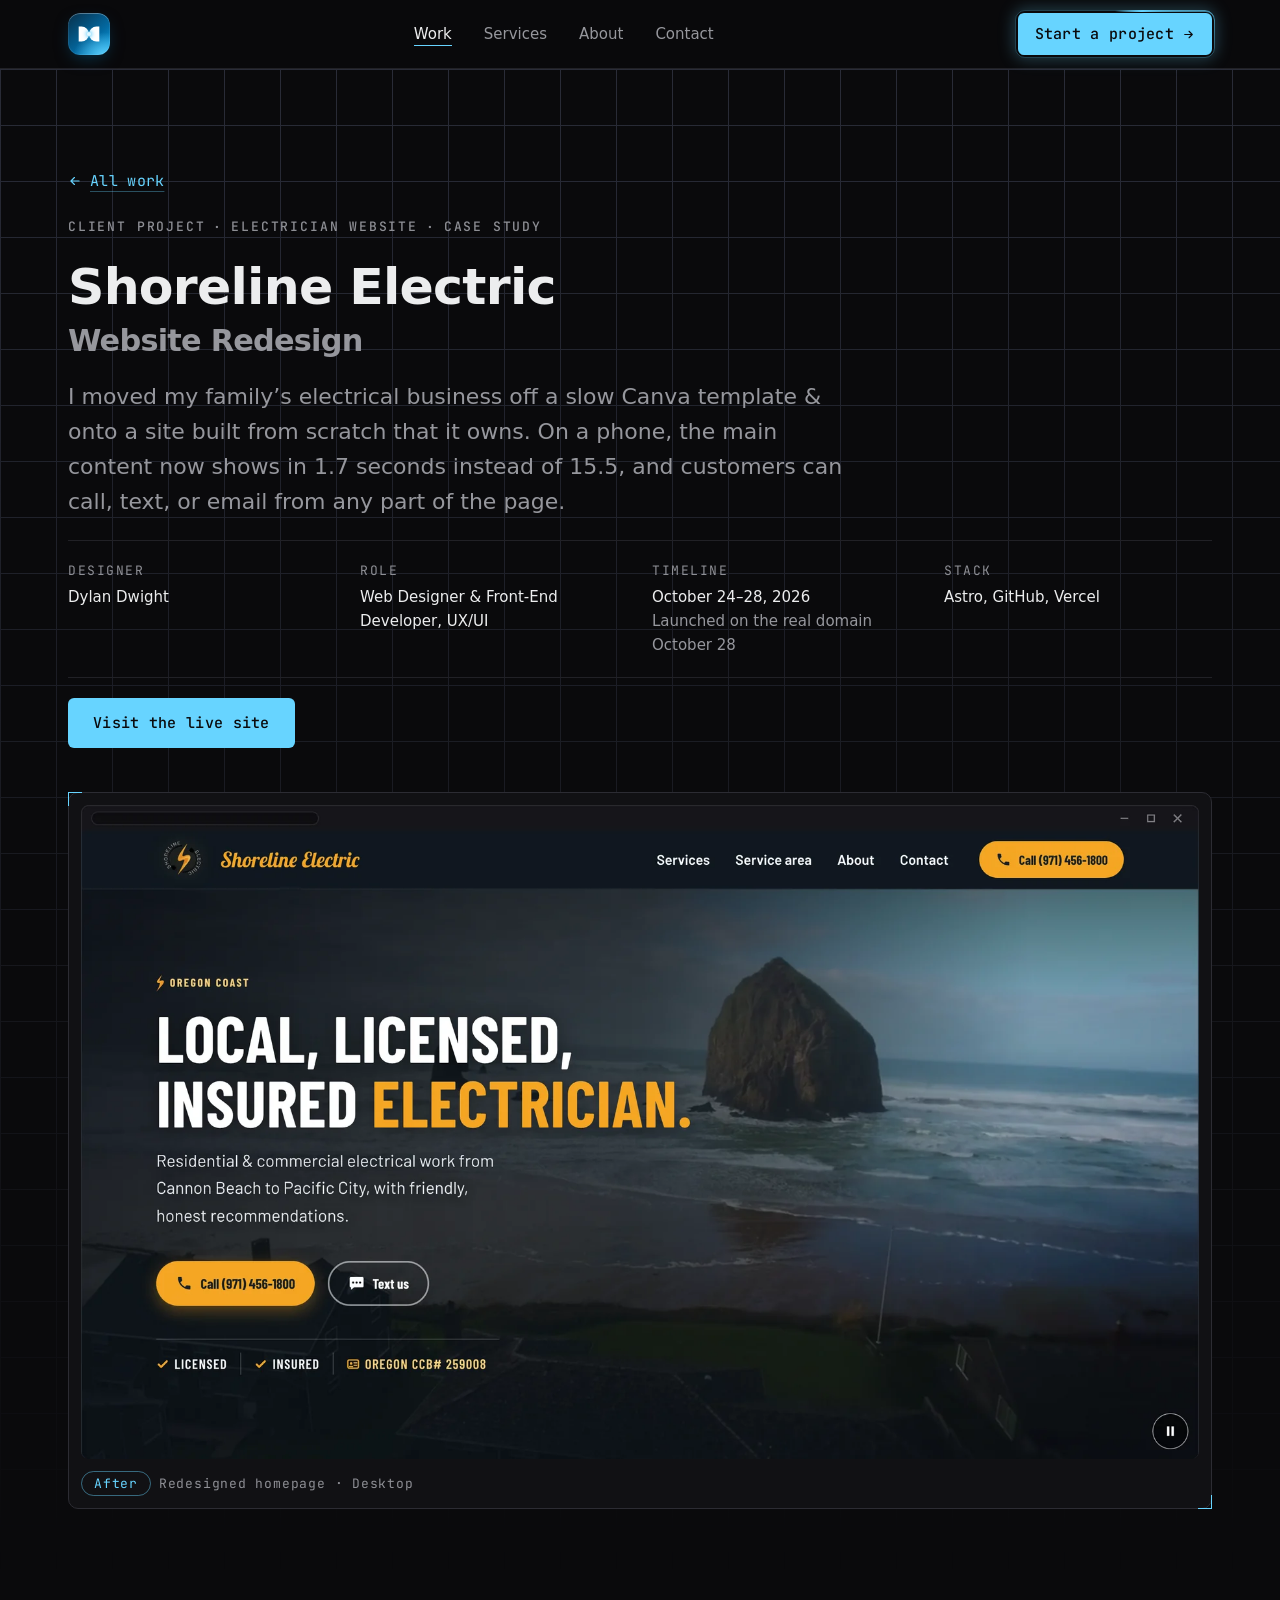
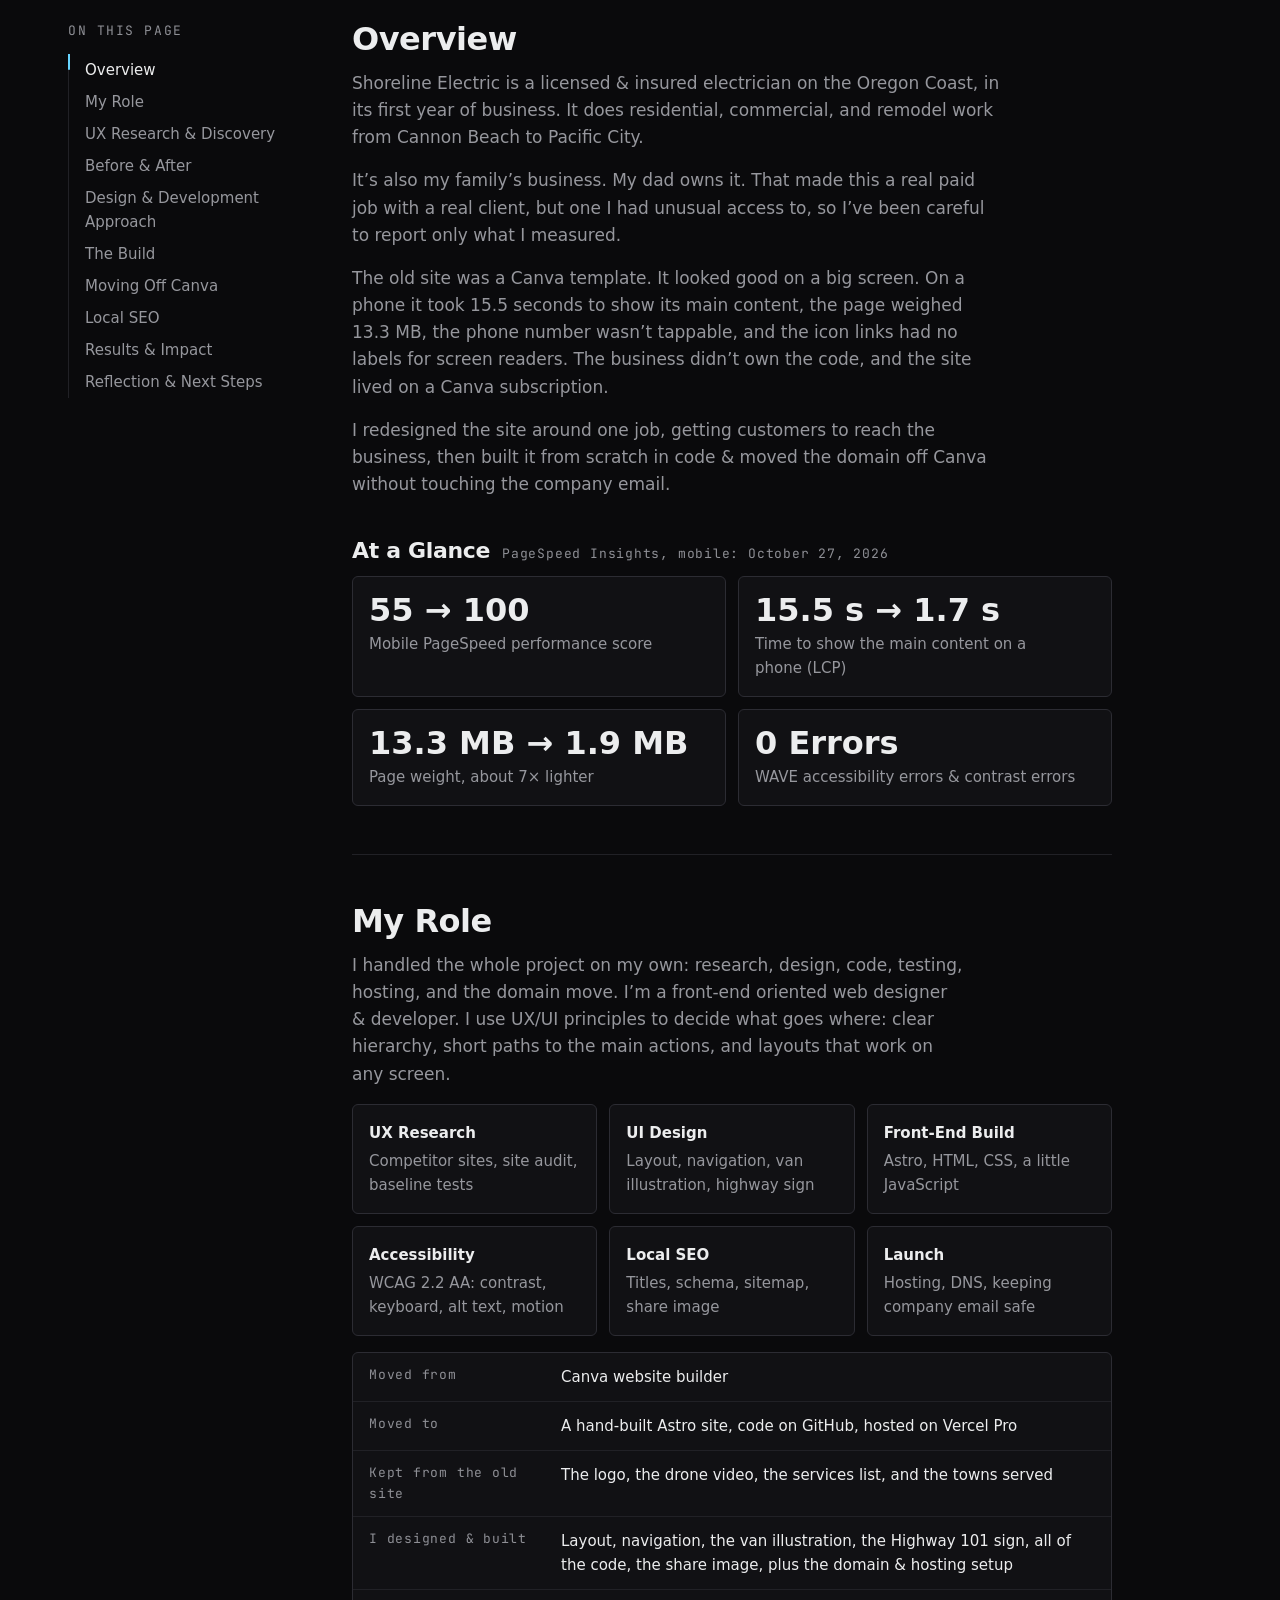
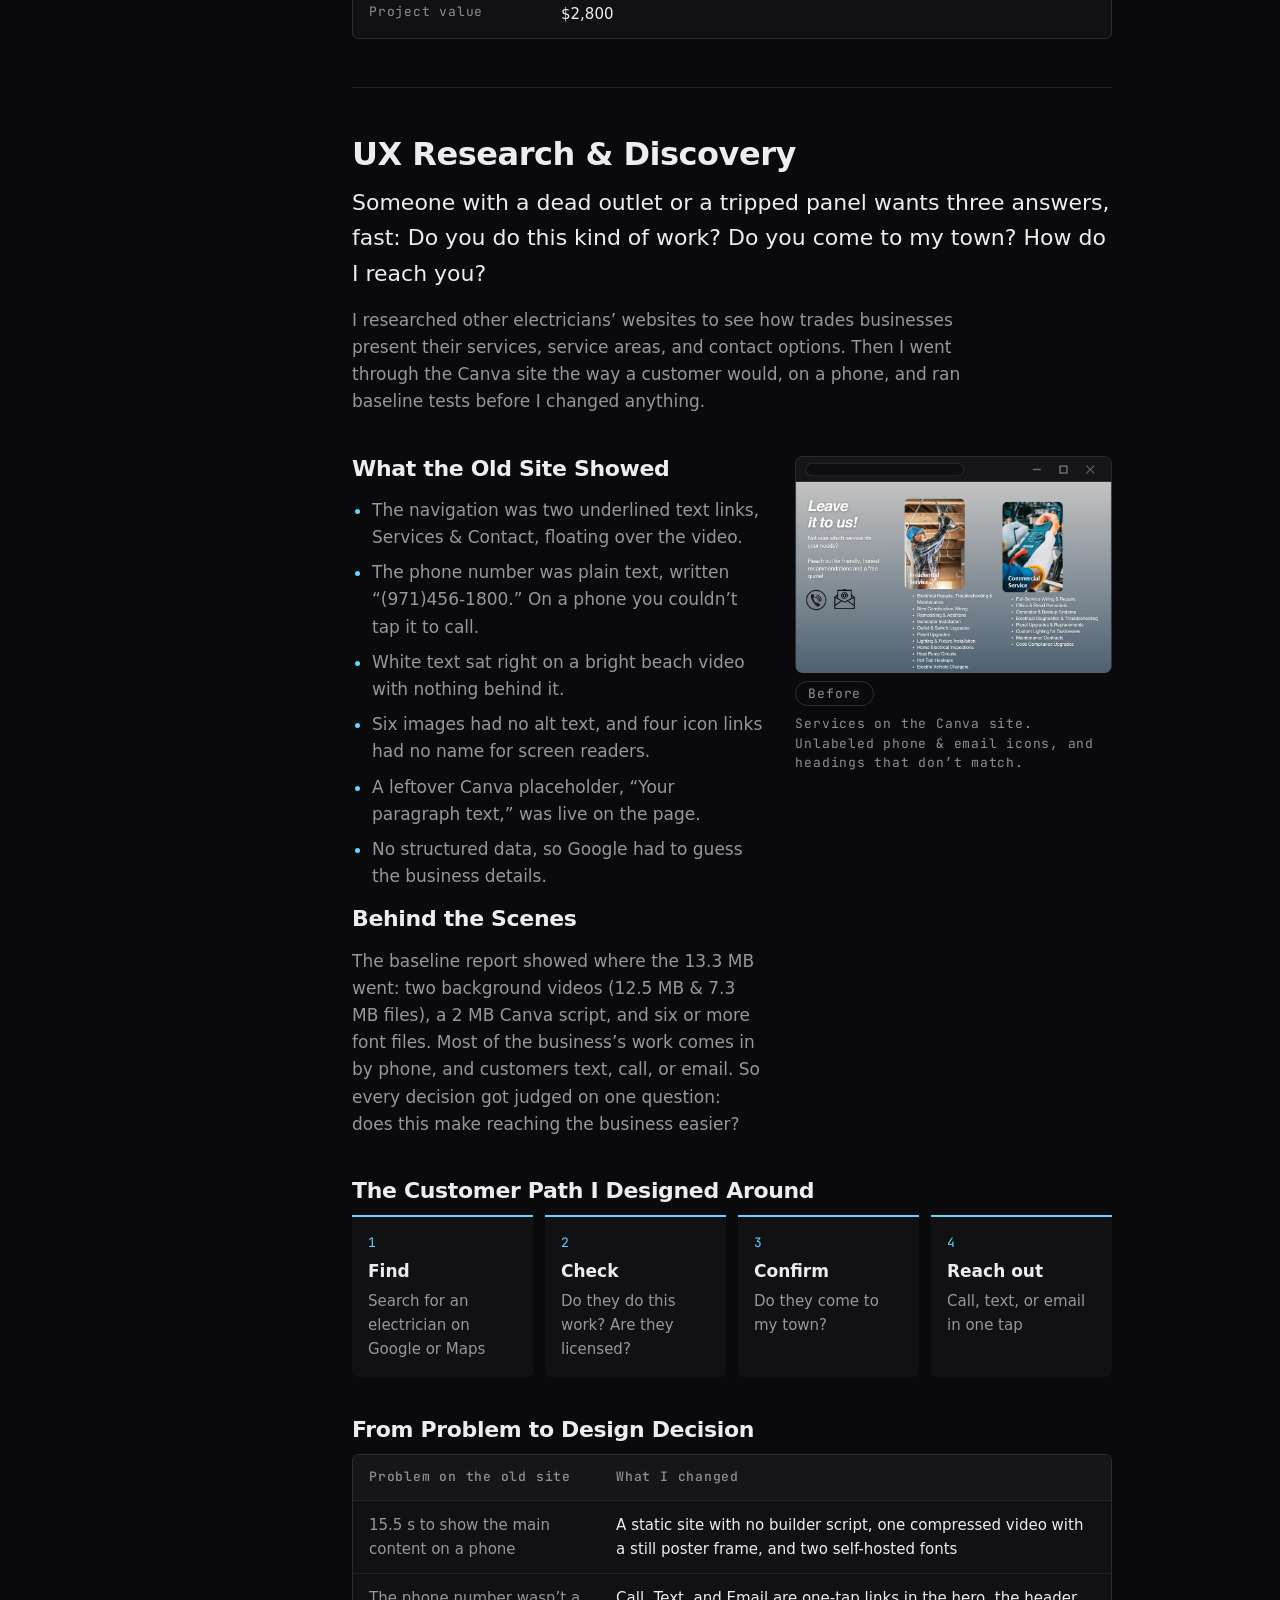
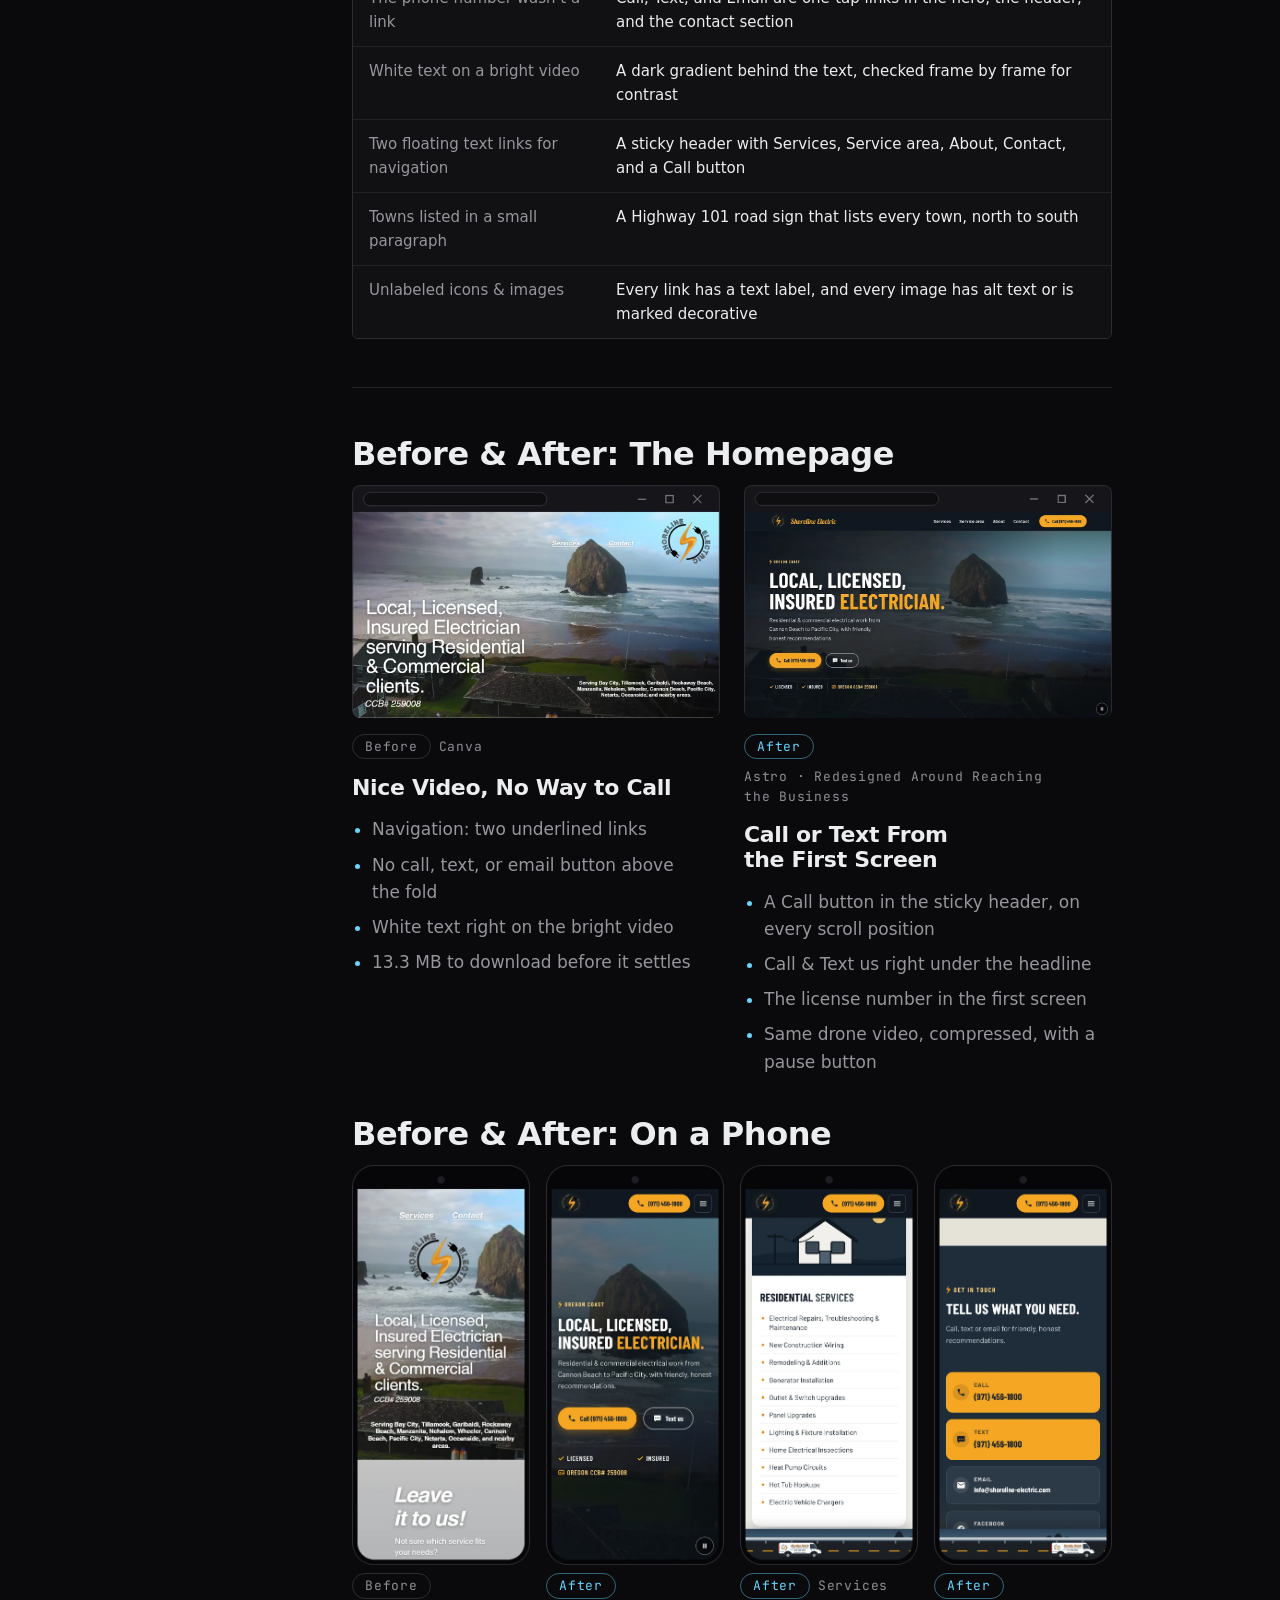
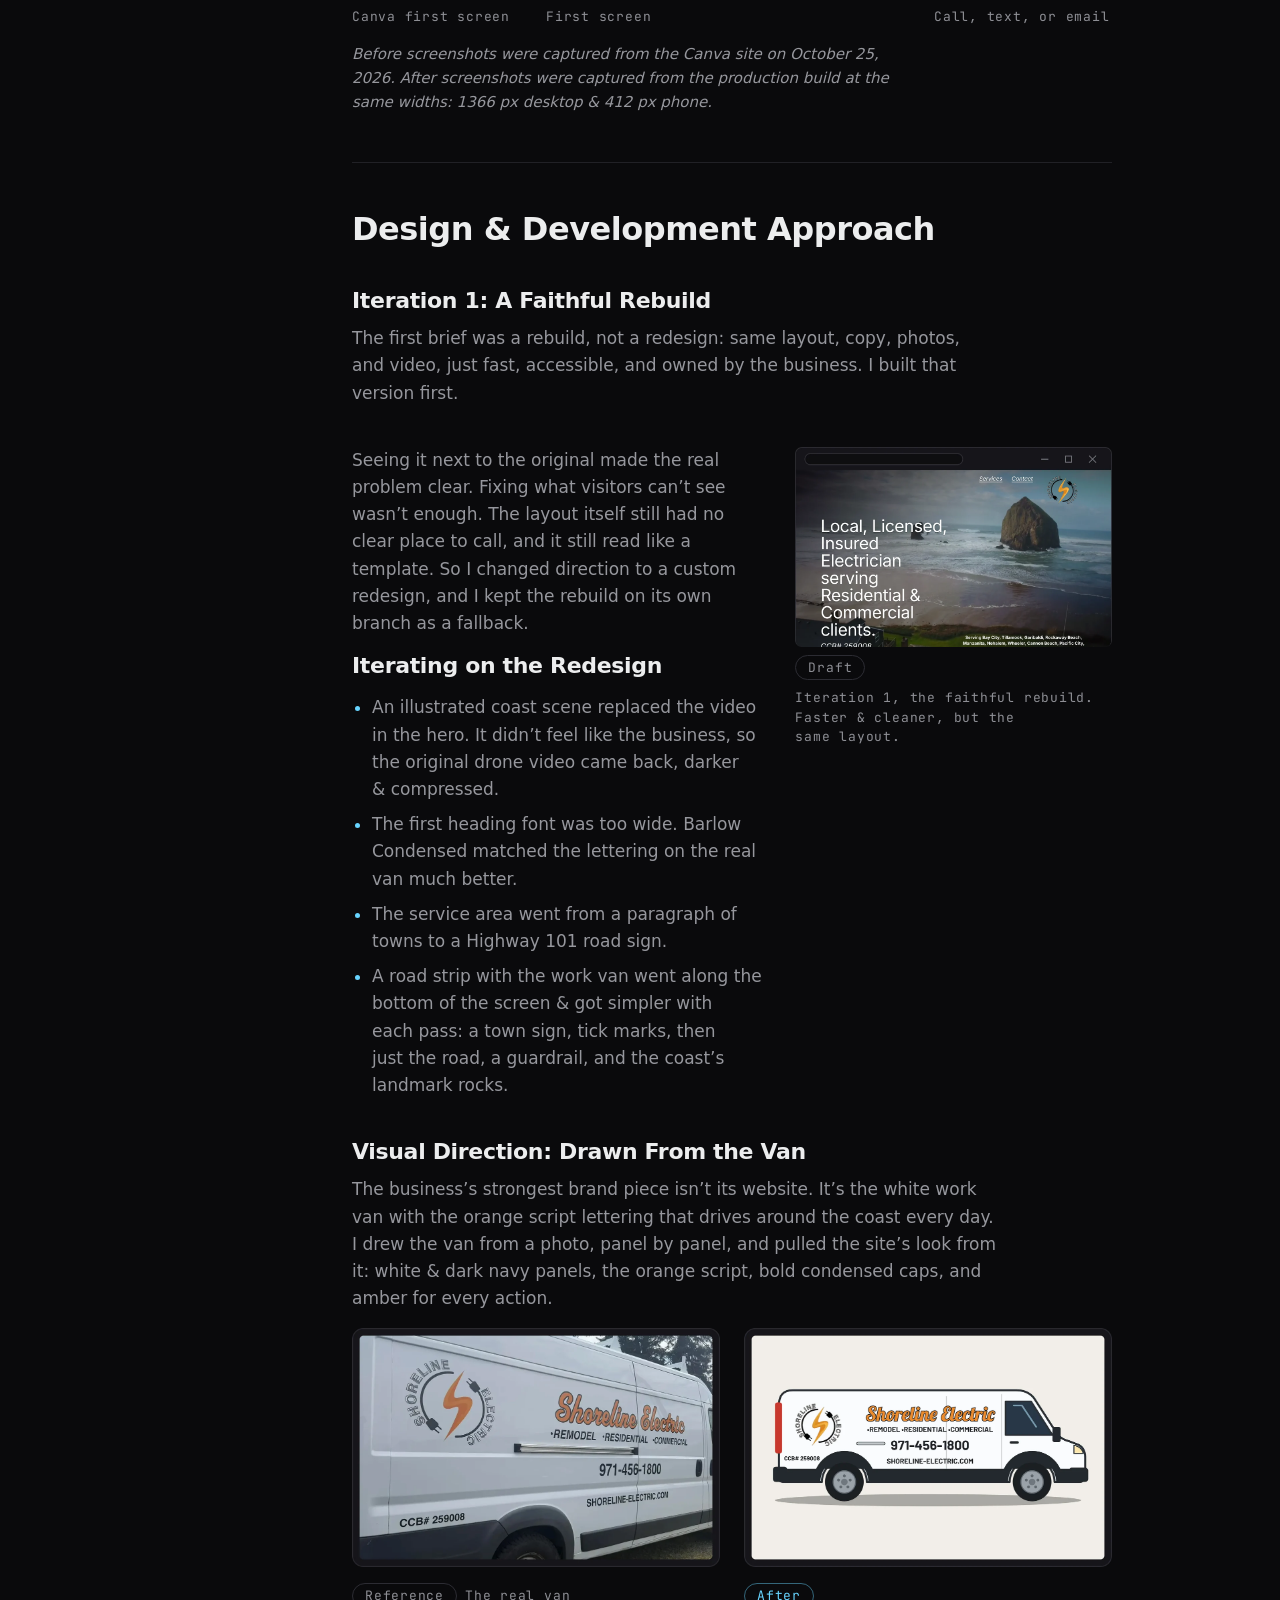
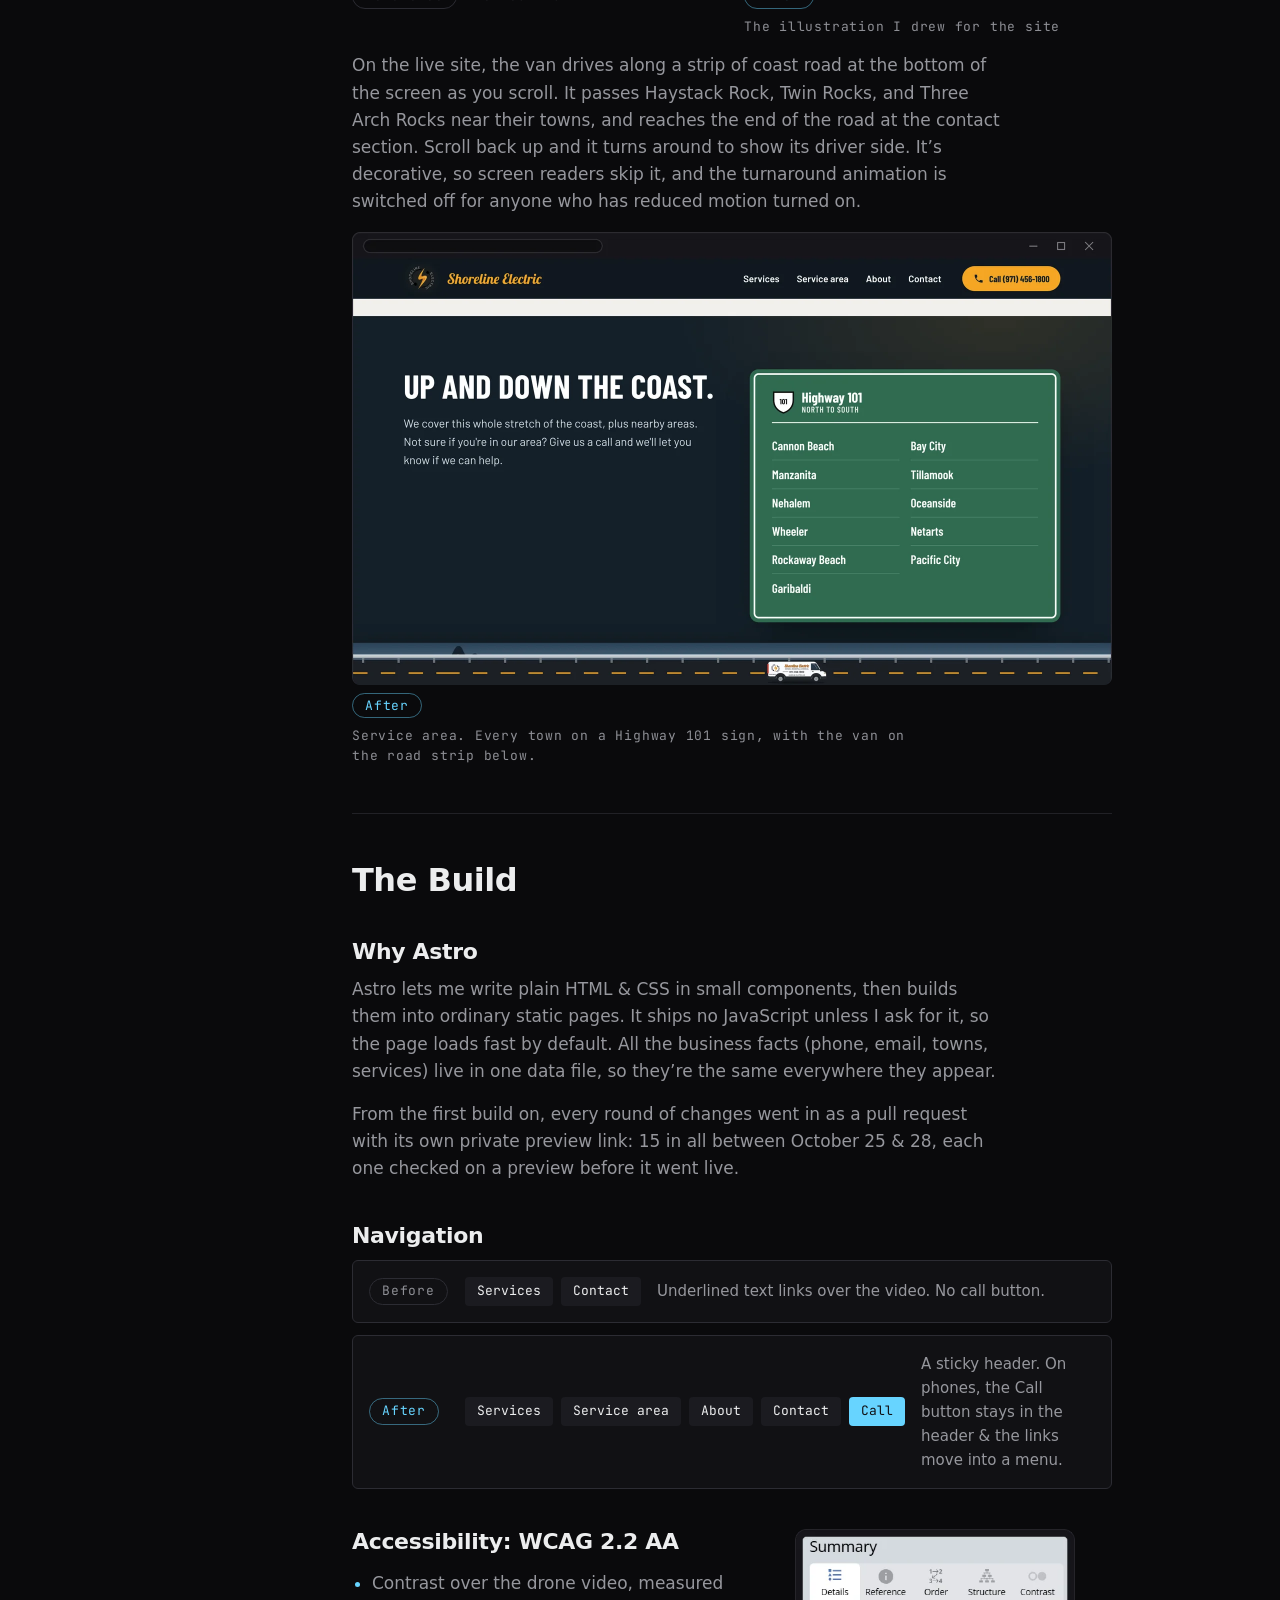
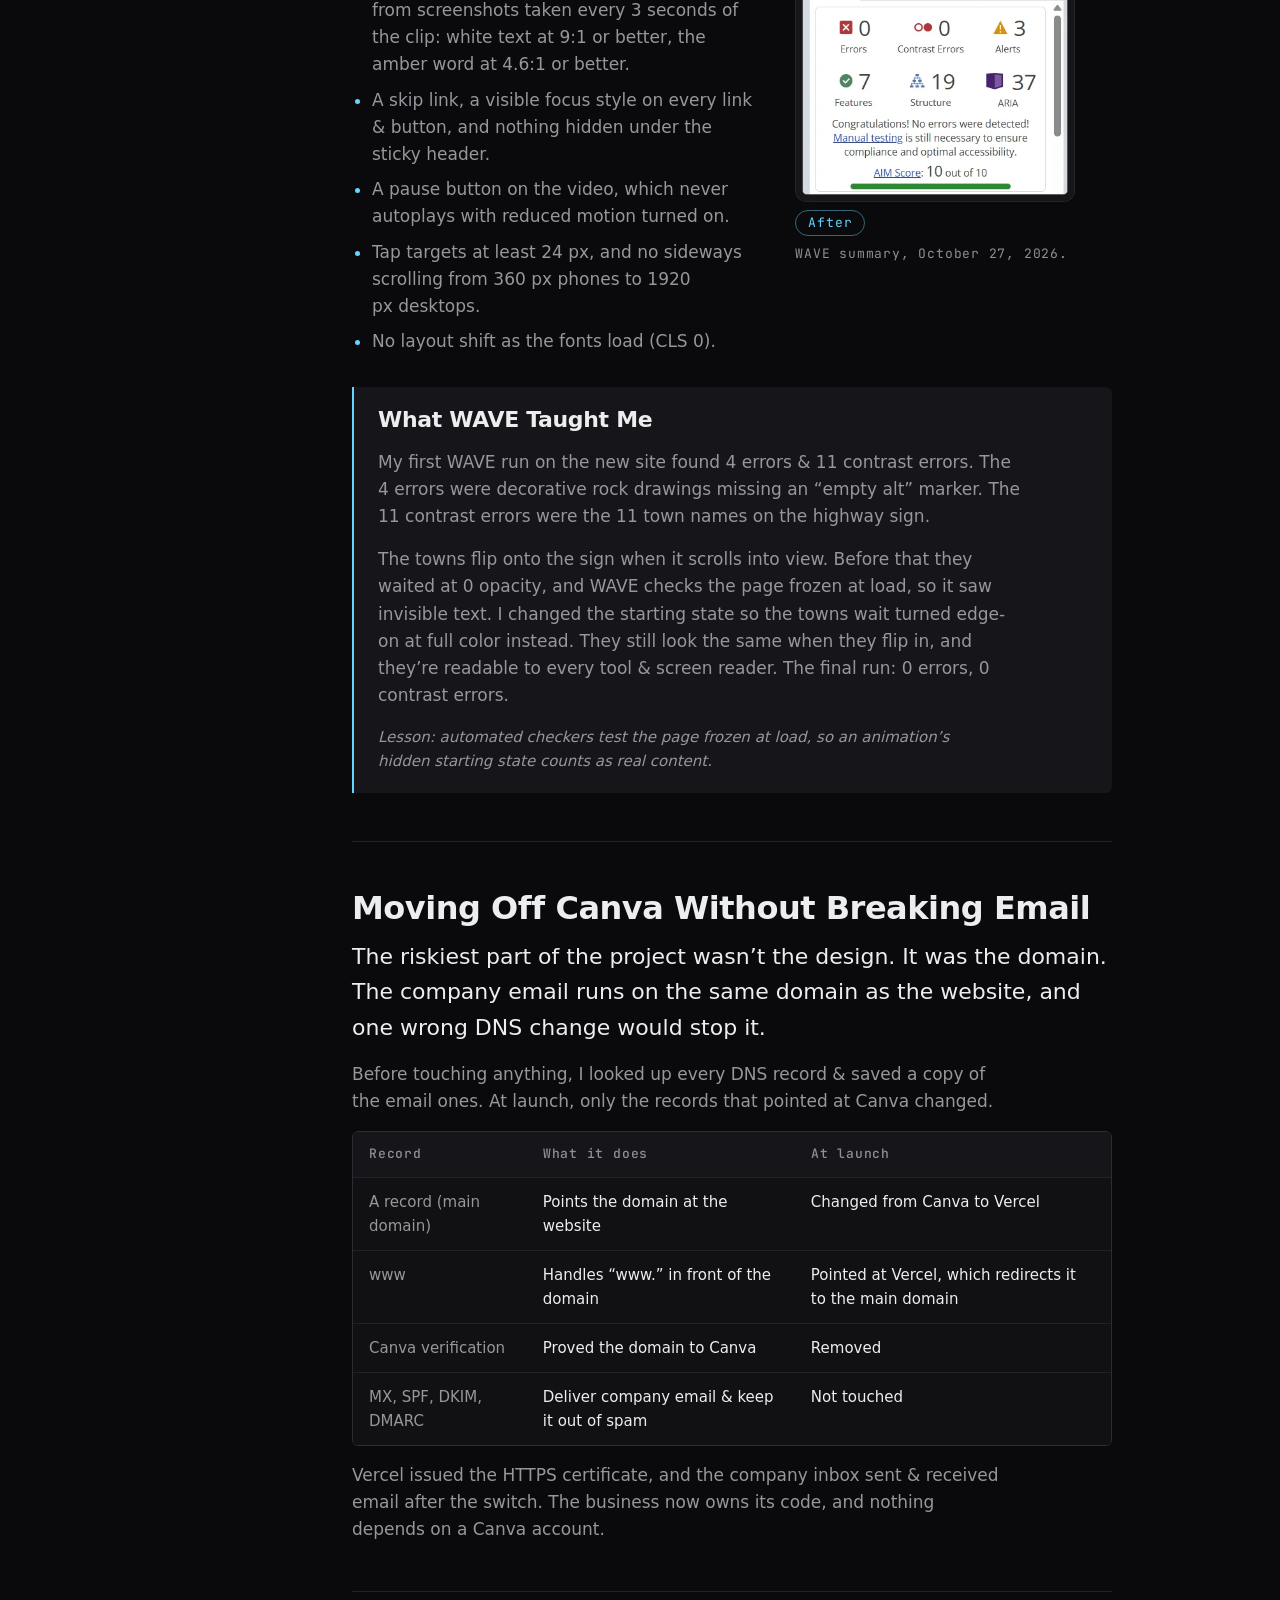
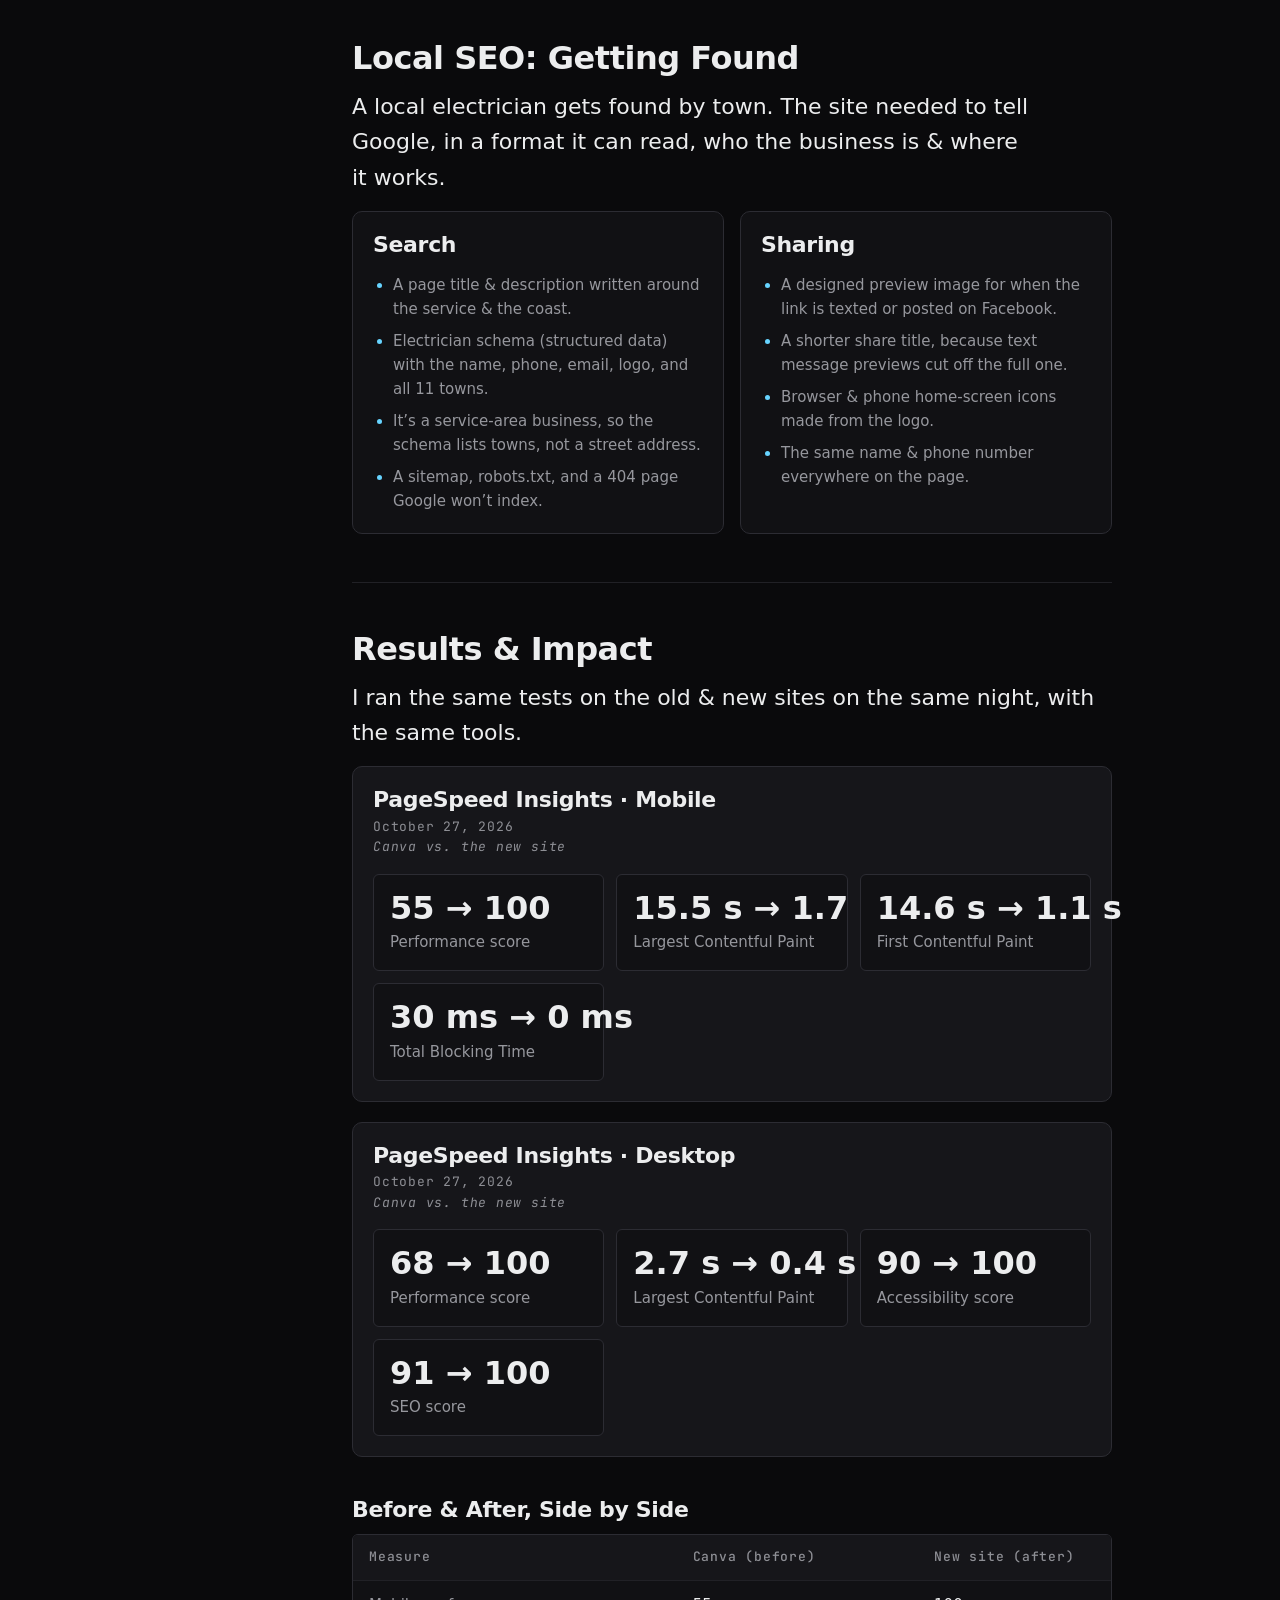
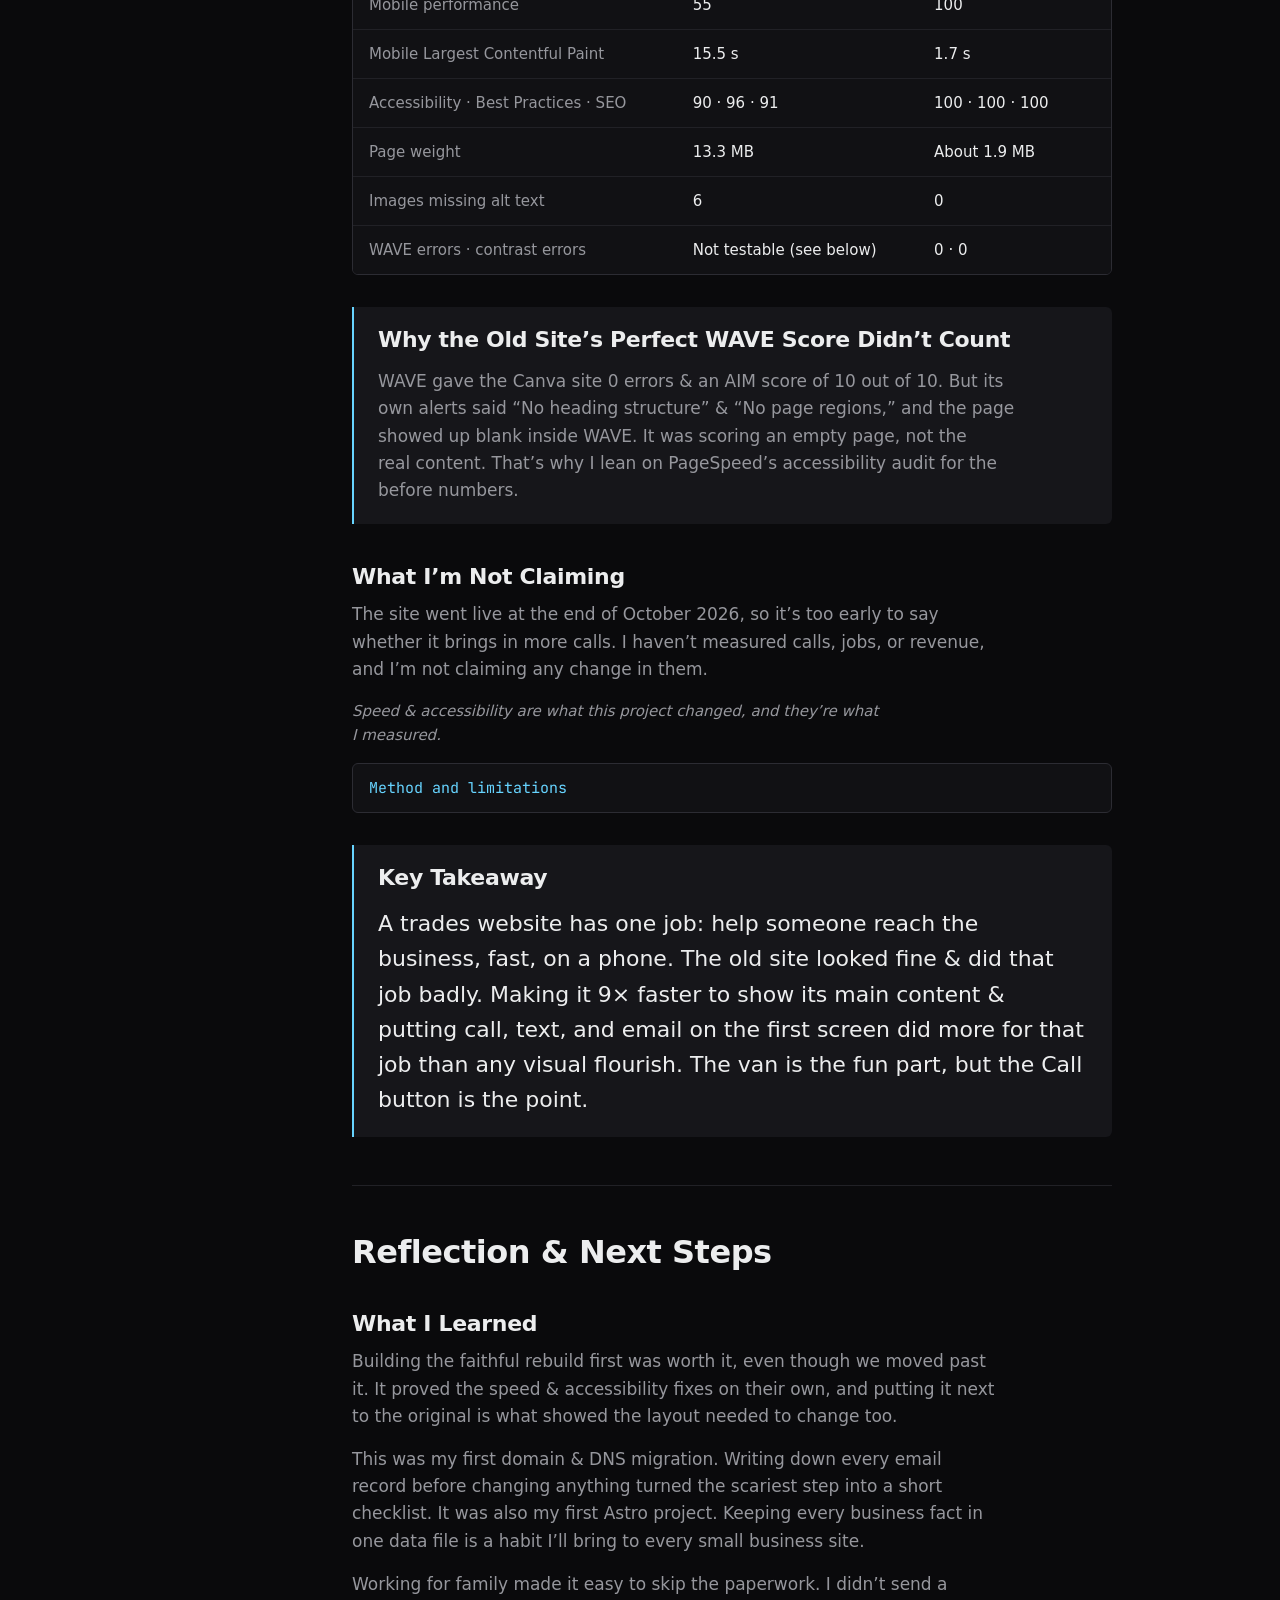
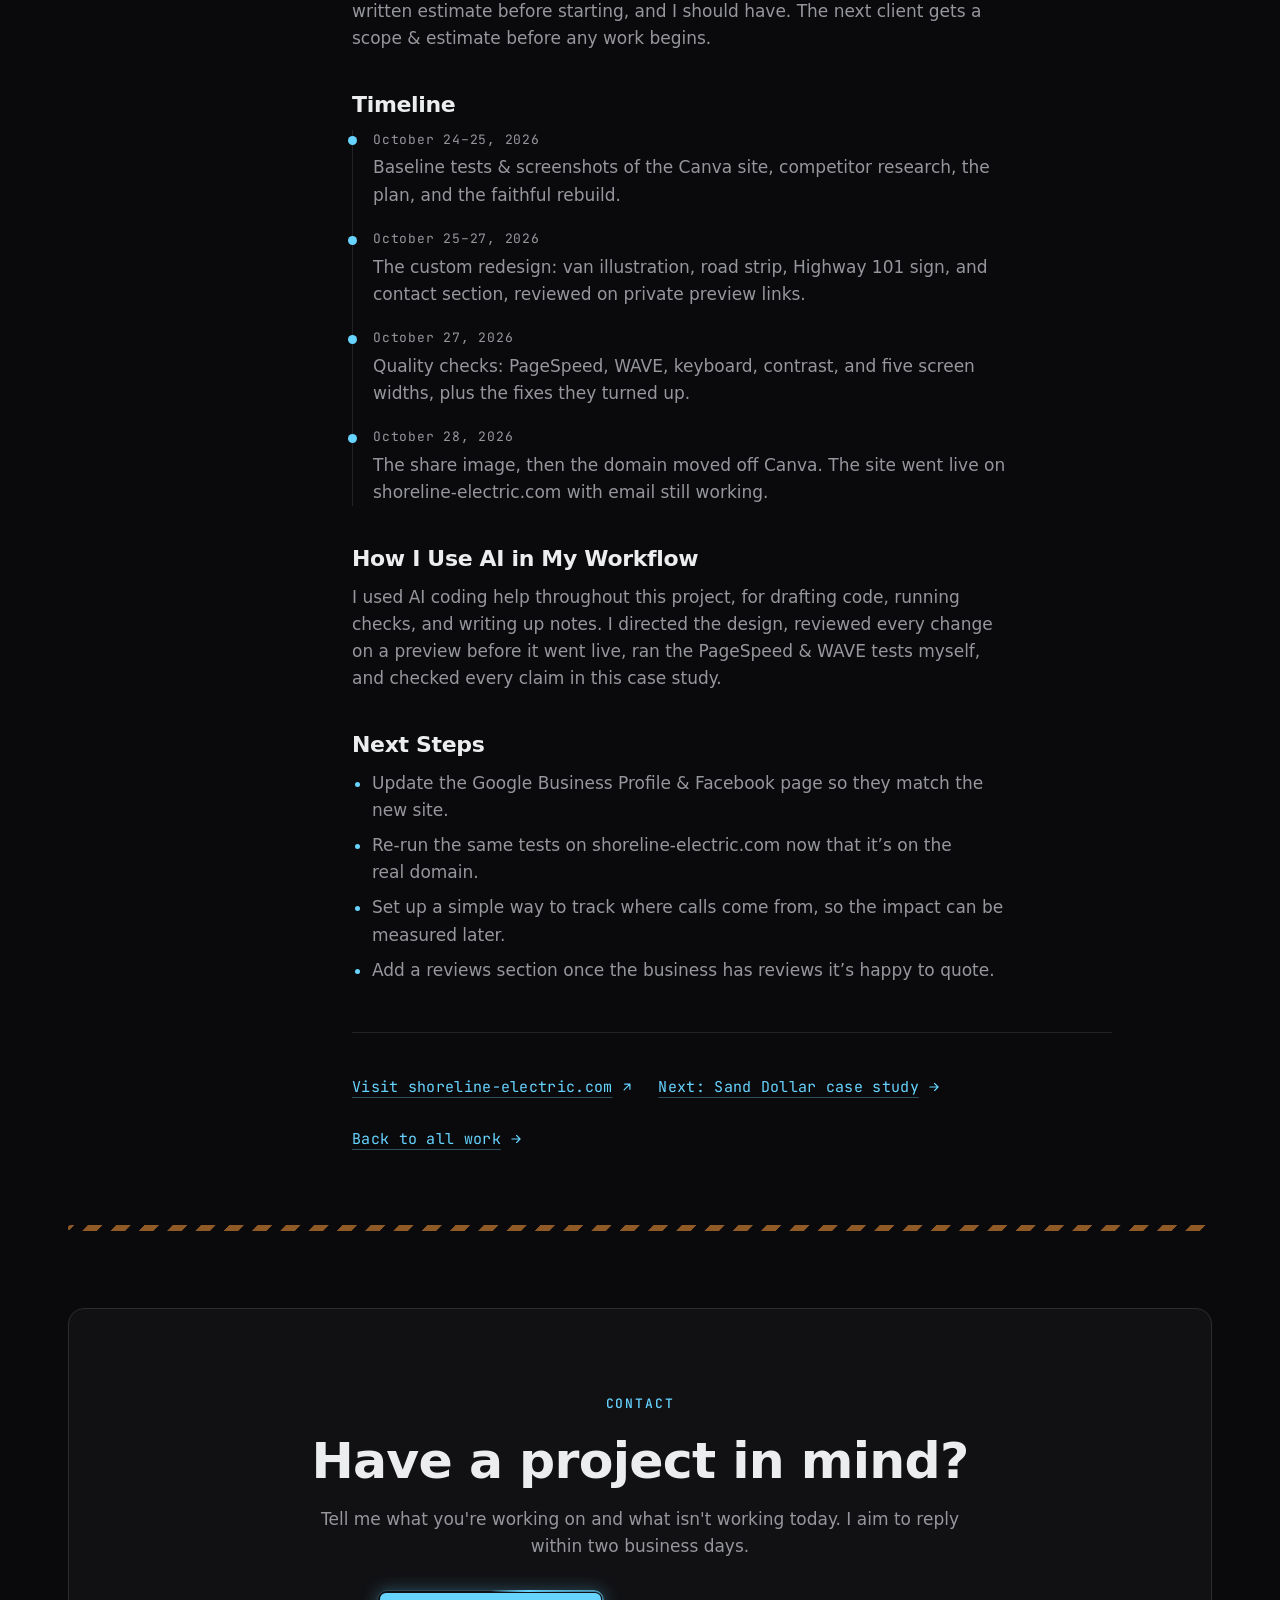
<file: work/shoreline-electric/index.html>
<!doctype html>
<html lang="en">
<head>
<meta charset="UTF-8" />
<meta name="viewport" content="width=device-width, initial-scale=1.0" />
<title>Shoreline Electric Website Redesign — Case Study · Dylan Dwight</title>
<meta name="description" content="How Dylan Dwight moved an Oregon Coast electrician off a slow Canva template onto a hand-built Astro site: mobile PageSpeed 55 to 100, phone load 15.5 s to 1.7 s, and 0 WAVE errors." />
<meta name="theme-color" content="#0a0a0c" />

<link rel="canonical" href="https://dylandwight.com/work/shoreline-electric/" />

<meta property="og:type" content="article" />
<meta property="og:url" content="https://dylandwight.com/work/shoreline-electric/" />
<meta property="og:title" content="Shoreline Electric Website Redesign — Case Study · Dylan Dwight" />
<meta property="og:description" content="How Dylan Dwight moved an Oregon Coast electrician off a slow Canva template onto a hand-built Astro site: mobile PageSpeed 55 to 100, phone load 15.5 s to 1.7 s, and 0 WAVE errors." />
<meta property="og:site_name" content="Dylan Dwight" />
<meta property="og:image" content="https://dylandwight.com/assets/og/og-shoreline-electric.png" />
<meta property="og:image:width" content="1200" />
<meta property="og:image:height" content="630" />
<meta property="og:image:alt" content="Shoreline Electric website redesign case study by Dylan Dwight, with a screenshot of the redesigned homepage." />

<meta name="twitter:card" content="summary_large_image" />
<meta name="twitter:title" content="Shoreline Electric Website Redesign — Case Study · Dylan Dwight" />
<meta name="twitter:description" content="How Dylan Dwight moved an Oregon Coast electrician off a slow Canva template onto a hand-built Astro site: mobile PageSpeed 55 to 100, phone load 15.5 s to 1.7 s, and 0 WAVE errors." />
<meta name="twitter:image" content="https://dylandwight.com/assets/og/og-shoreline-electric.png" />
<meta name="twitter:image:alt" content="Shoreline Electric website redesign case study by Dylan Dwight, with a screenshot of the redesigned homepage." />

<link rel="icon" href="/assets/favicon.svg" type="image/svg+xml" />
<link rel="icon" href="/assets/favicon-32.png" sizes="32x32" type="image/png" />
<link rel="apple-touch-icon" href="/assets/apple-touch-icon.png" />
<link rel="icon" href="/favicon.ico" sizes="48x48" />
<link rel="manifest" href="/site.webmanifest" />

<!-- Marks JS as available before first paint (progressive-enhancement styles key off html.js). -->
<script>document.documentElement.classList.add('js');</script>

<link rel="preconnect" href="https://api.fontshare.com" />
<link rel="preconnect" href="https://cdn.fontshare.com" crossorigin />
<link rel="preconnect" href="https://fonts.googleapis.com" />
<link rel="preconnect" href="https://fonts.gstatic.com" crossorigin />
<!-- One Fontshare request per family: the combined multi-family request has been observed
     returning the wrong second family, which left body text on the fallback font. -->
<link href="https://api.fontshare.com/v2/css?f[]=cabinet-grotesk@700&display=swap" rel="stylesheet" />
<link href="https://api.fontshare.com/v2/css?f[]=general-sans@400,500,600&display=swap" rel="stylesheet" />
<link href="https://fonts.googleapis.com/css2?family=JetBrains+Mono:wght@400;500;700&display=swap" rel="stylesheet" />

<link rel="stylesheet" href="/css/tokens.css" />
<link rel="stylesheet" href="/css/base.css" />
<link rel="stylesheet" href="/css/components.css" />
<link rel="stylesheet" href="/css/pages.css" />

<script type="application/ld+json">
{
  "@context": "https://schema.org",
  "@graph": [
    {
      "@type": "ProfessionalService",
      "@id": "https://dylandwight.com/#business",
      "name": "Dylan Dwight · Web Design",
      "url": "https://dylandwight.com/",
      "email": "dylan@dylandwight.com",
      "telephone": "+1-347-379-3273",
      "description": "Web design and front-end development for restaurants, artists, musicians, and small businesses.",
      "areaServed": "US",
      "founder": { "@id": "https://dylandwight.com/#person" },
      "sameAs": ["https://www.linkedin.com/in/dylan-dwight/", "https://github.com/DylanDwight", "https://www.facebook.com/profile.php?id=61596396358825"],
      "knowsAbout": ["Web design", "Front-end development", "UX/UI design", "Responsive design", "Web accessibility", "SEO foundations", "Website maintenance"]
    },
    {
      "@type": "Person",
      "@id": "https://dylandwight.com/#person",
      "name": "Dylan Dwight",
      "jobTitle": "Web designer and front-end developer",
      "url": "https://dylandwight.com/",
      "email": "dylan@dylandwight.com",
      "telephone": "+1-347-379-3273",
      "worksFor": { "@id": "https://dylandwight.com/#business" },
      "sameAs": ["https://www.linkedin.com/in/dylan-dwight/", "https://github.com/DylanDwight"]
    },
    {
      "@type": "Article",
      "@id": "https://dylandwight.com/work/shoreline-electric/#article",
      "headline": "Shoreline Electric — Website Redesign",
      "url": "https://dylandwight.com/work/shoreline-electric/",
      "author": { "@id": "https://dylandwight.com/#person" },
      "image": "https://dylandwight.com/assets/work/shoreline-electric-home-desktop.jpg",
      "inLanguage": "en"
    },
    {
      "@type": "WebSite",
      "@id": "https://dylandwight.com/#website",
      "url": "https://dylandwight.com/",
      "name": "Dylan Dwight",
      "publisher": { "@id": "https://dylandwight.com/#business" }
    }
  ]
}
</script>
</head>
<body>

<a href="#main" class="skip-link">Skip to content</a>

<!-- ============ HEADER ============ -->
<header class="header" id="site-header">
  <div class="wrap header-inner">
    <a href="/" class="logo-link" aria-label="Dylan Dwight — home">
      <svg class="logo-mark" viewBox="0 0 64 60" fill="none" aria-hidden="true"><path d="M10 14 H16 A16 16 0 0 1 16 46 H10 Z" fill="currentColor"/><path d="M54 14 H48 A16 16 0 0 0 48 46 H54 Z" fill="currentColor"/><circle class="logo-node" cx="32" cy="30" r="2.5"/></svg>
    </a>

    <nav aria-label="Primary">
      <ul class="nav-links">
        <li><a href="/work/" aria-current="page">Work</a></li>
<li><a href="/services/">Services</a></li>
<li><a href="/about/">About</a></li>
<li><a href="/contact/">Contact</a></li>
      </ul>
    </nav>

    <div class="header-actions">
      <a class="btn btn-primary btn-compact btn-nav-cta" href="/contact/">Start a project<svg viewBox="0 0 24 24" fill="none" stroke="currentColor" stroke-width="2" stroke-linecap="round" stroke-linejoin="round" aria-hidden="true"><path d="M5 12h14M13 6l6 6-6 6"/></svg></a>
      <button class="icon-btn nav-toggle" type="button" data-mobile-nav-open aria-label="Open menu" aria-expanded="false" aria-controls="mobile-nav">
        <svg viewBox="0 0 24 24" fill="none" stroke="currentColor" stroke-width="2" stroke-linecap="round" stroke-linejoin="round" aria-hidden="true"><path d="M4 7h16M4 12h16M4 17h16"/></svg>
      </button>
    </div>
  </div>
</header>

<!-- Mobile drawer: hidden (out of the tab order) until opened -->
<div class="mobile-nav" id="mobile-nav" data-mobile-nav role="dialog" aria-modal="true" aria-label="Site menu" hidden>
  <div class="mobile-nav-top">
    <a href="/" class="logo-link" aria-label="Dylan Dwight — home">
      <svg class="logo-mark" viewBox="0 0 64 60" fill="none" aria-hidden="true"><path d="M10 14 H16 A16 16 0 0 1 16 46 H10 Z" fill="currentColor"/><path d="M54 14 H48 A16 16 0 0 0 48 46 H54 Z" fill="currentColor"/><circle class="logo-node" cx="32" cy="30" r="2.5"/></svg>
    </a>
    <button class="icon-btn" type="button" data-mobile-nav-close aria-label="Close menu">
      <svg viewBox="0 0 24 24" fill="none" stroke="currentColor" stroke-width="2" stroke-linecap="round" stroke-linejoin="round" aria-hidden="true"><path d="M6 6l12 12M18 6L6 18"/></svg>
    </button>
  </div>
  <nav aria-label="Mobile">
    <ul class="mobile-nav-links">
      <li><a href="/work/" aria-current="page">Work</a></li>
<li><a href="/services/">Services</a></li>
<li><a href="/about/">About</a></li>
<li><a href="/contact/">Contact</a></li>
    </ul>
  </nav>
  <div class="mobile-nav-cta">
    <a class="btn btn-primary" href="/contact/">Start a project</a>
  </div>
  <div class="mobile-nav-meta">
    <a href="mailto:dylan@dylandwight.com">dylan@dylandwight.com</a>
    <a href="tel:+13473793273">(347) 379-3273</a>
    <a href="https://www.linkedin.com/in/dylan-dwight/" target="_blank" rel="noopener noreferrer">LinkedIn<span class="sr-only"> (opens in a new tab)</span></a>
    <a href="https://github.com/DylanDwight" target="_blank" rel="noopener noreferrer">GitHub<span class="sr-only"> (opens in a new tab)</span></a>
    <a href="/resume/dylan-dwight-resume.pdf" target="_blank" rel="noopener">Résumé (PDF)<span class="sr-only"> (opens in a new tab)</span></a>
  </div>
</div>


<main id="main" class="cs-page">

  <div class="cs-progress" aria-hidden="true" data-cs-progress></div>

  <section class="page-hero cs-hero" aria-labelledby="page-heading">
    <div class="grid-texture" aria-hidden="true"></div>
    <div class="wrap">
      <a href="/work/" class="text-link cs-back"><svg viewBox="0 0 24 24" fill="none" stroke="currentColor" stroke-width="2" stroke-linecap="round" stroke-linejoin="round" aria-hidden="true"><path d="M19 12H5M11 18l-6-6 6-6"/></svg> All work</a>
      <p class="eyebrow eyebrow--wrap"><span>Client project</span><span class="eyebrow-sep" aria-hidden="true">·</span><span>Electrician website</span><span class="eyebrow-sep" aria-hidden="true">·</span><span>Case study</span></p>
      <h1 id="page-heading">Shoreline Electric <span class="cs-subtitle">Website Redesign</span></h1>
      <p class="lede">I moved my family’s electrical business off a slow Canva template &amp; onto a site built from scratch that it owns. On a phone, the main content now shows in 1.7 seconds instead of 15.5, and customers can call, text, or email from any part of the page.</p>

      <dl class="cs-facts">
        <div><dt>Designer</dt><dd>Dylan Dwight</dd></div>
        <div><dt>Role</dt><dd>Web Designer &amp; Front-End Developer, UX/UI</dd></div>
        <div><dt>Timeline</dt><dd>October 24–28, 2026<span>Launched on the real domain October 28</span></dd></div>
        <div><dt>Stack</dt><dd>Astro, GitHub, Vercel</dd></div>
      </dl>

      <div class="cs-hero-actions">
        <a href="https://shoreline-electric.com" class="btn btn-primary" target="_blank" rel="noopener noreferrer">Visit the live site<span class="sr-only"> (opens in a new tab)</span></a>
      </div>

      <figure class="cs-hero-shot corner-panel">
        <img src="/assets/work/shoreline-electric/new-home-hero.webp" srcset="/assets/work/shoreline-electric/new-home-hero-900.webp 900w, /assets/work/shoreline-electric/new-home-hero.webp 1722w" sizes="(max-width: 1240px) 100vw, 1180px" width="1722" height="1006" decoding="async" fetchpriority="high" alt="The redesigned Shoreline Electric homepage on desktop: a sticky header with the logo, Services, Service area, About, Contact, and an amber Call button, over a darkened drone video of Haystack Rock with the headline Local, Licensed, Insured Electrician, Call and Text us buttons, and Licensed, Insured, Oregon CCB# 259008.">
        <figcaption class="cs-cap"><span class="label-chip label-chip--accent">After</span> Redesigned homepage · Desktop</figcaption>
      </figure>
    </div>
  </section>

  <div class="wrap cs-layout">

    <nav class="cs-toc" aria-label="Case study sections">
      <p class="cs-toc-title">On this page</p>
      <ol>
        <li class="cs-toc-rail" aria-hidden="true"></li>
        <li><a href="#overview">Overview</a></li>
        <li><a href="#role">My Role</a></li>
        <li><a href="#research">UX Research &amp; Discovery</a></li>
        <li><a href="#before-after">Before &amp; After</a></li>
        <li><a href="#approach">Design &amp; Development Approach</a></li>
        <li><a href="#build">The Build</a></li>
        <li><a href="#launch">Moving Off Canva</a></li>
        <li><a href="#seo">Local SEO</a></li>
        <li><a href="#results">Results &amp; Impact</a></li>
        <li><a href="#reflection">Reflection &amp; Next Steps</a></li>
      </ol>
    </nav>

    <article class="cs-body">

      <!-- ============ OVERVIEW ============ -->
      <section class="cs-section" id="overview" aria-labelledby="overview-h">
        <h2 id="overview-h">Overview</h2>
        <p>Shoreline Electric is a licensed &amp; insured electrician on the Oregon Coast, in its first year of business. It does residential, commercial, and remodel work from Cannon Beach to Pacific City.</p>
        <p>It’s also my family’s business. My dad owns it. That made this a real paid job with a real client, but one I had unusual access to, so I’ve been careful to report only what I measured.</p>
        <p>The old site was a Canva template. It looked good on a big screen. On a phone it took 15.5 seconds to show its main content, the page weighed 13.3 MB, the phone number wasn’t tappable, and the icon links had no labels for screen readers. The business didn’t own the code, and the site lived on a Canva subscription.</p>
        <p>I redesigned the site around one job, getting customers to reach the business, then built it from scratch in code &amp; moved the domain off Canva without touching the company email.</p>

        <h3 class="cs-kicker">At a Glance <span>PageSpeed Insights, mobile: October 27, 2026</span></h3>
        <ul class="cs-glance" role="list">
          <li><strong>55 → 100</strong><span>Mobile PageSpeed performance score</span></li>
          <li><strong>15.5 s → 1.7 s</strong><span>Time to show the main content on a phone (LCP)</span></li>
          <li><strong>13.3 MB → 1.9 MB</strong><span>Page weight, about 7× lighter</span></li>
          <li><strong>0 Errors</strong><span>WAVE accessibility errors &amp; contrast errors</span></li>
        </ul>
      </section>

      <!-- ============ ROLE ============ -->
      <section class="cs-section" id="role" aria-labelledby="role-h">
        <h2 id="role-h">My Role</h2>
        <p>I handled the whole project on my own: research, design, code, testing, hosting, and the domain move. I’m a front-end oriented web designer &amp; developer. I use UX/UI principles to decide what goes where: clear hierarchy, short paths to the main actions, and layouts that work on any screen.</p>
        <ul class="cs-skills" role="list">
          <li><strong>UX Research</strong><span>Competitor sites, site audit, baseline tests</span></li>
          <li><strong>UI Design</strong><span>Layout, navigation, van illustration, highway sign</span></li>
          <li><strong>Front-End Build</strong><span>Astro, HTML, CSS, a little JavaScript</span></li>
          <li><strong>Accessibility</strong><span>WCAG 2.2 AA: contrast, keyboard, alt text, motion</span></li>
          <li><strong>Local SEO</strong><span>Titles, schema, sitemap, share image</span></li>
          <li><strong>Launch</strong><span>Hosting, DNS, keeping company email safe</span></li>
        </ul>
        <dl class="cs-table cs-table--kv">
          <div><dt>Moved from</dt><dd>Canva website builder</dd></div>
          <div><dt>Moved to</dt><dd>A hand-built Astro site, code on GitHub, hosted on Vercel Pro</dd></div>
          <div><dt>Kept from the old site</dt><dd>The logo, the drone video, the services list, and the towns served</dd></div>
          <div><dt>I designed &amp; built</dt><dd>Layout, navigation, the van illustration, the Highway 101 sign, all of the code, the share image, plus the domain &amp; hosting setup</dd></div>
          <div><dt>Project value</dt><dd>$2,800</dd></div>
        </dl>
      </section>

      <!-- ============ RESEARCH ============ -->
      <section class="cs-section" id="research" aria-labelledby="research-h">
        <h2 id="research-h">UX Research &amp; Discovery</h2>
        <p class="cs-intro">Someone with a dead outlet or a tripped panel wants three answers, fast: Do you do this kind of work? Do you come to my town? How do I reach you?</p>
        <p>I researched other electricians’ websites to see how trades businesses present their services, service areas, and contact options. Then I went through the Canva site the way a customer would, on a phone, and ran baseline tests before I changed anything.</p>

        <div class="cs-split">
          <div>
            <h3>What the Old Site Showed</h3>
            <ul>
              <li>The navigation was two underlined text links, Services &amp; Contact, floating over the video.</li>
              <li>The phone number was plain text, written “(971)456-1800.” On a phone you couldn’t tap it to call.</li>
              <li>White text sat right on a bright beach video with nothing behind it.</li>
              <li>Six images had no alt text, and four icon links had no name for screen readers.</li>
              <li>A leftover Canva placeholder, “Your paragraph text,” was live on the page.</li>
              <li>No structured data, so Google had to guess the business details.</li>
            </ul>
            <h3>Behind the Scenes</h3>
            <p>The baseline report showed where the 13.3 MB went: two background videos (12.5 MB &amp; 7.3 MB files), a 2 MB Canva script, and six or more font files. Most of the business’s work comes in by phone, and customers text, call, or email. So every decision got judged on one question: does this make reaching the business easier?</p>
          </div>
          <figure class="cs-figure">
            <img src="/assets/work/shoreline-electric/old-services.webp" width="1000" height="686" loading="lazy" decoding="async" alt="The old Canva services section: the heading Leave it to us! beside a phone icon and an envelope icon with no text labels, then two stock photo cards titled Residential Services and Commercial Service, each with a list of services in small white text on a grey gradient.">
            <figcaption class="cs-cap"><span class="label-chip">Before</span> Services on the Canva site. Unlabeled phone &amp; email icons, and headings that don’t match.</figcaption>
          </figure>
        </div>

        <h3>The Customer Path I Designed Around</h3>
        <ol class="cs-path" role="list">
          <li><span class="cs-path-n" aria-hidden="true">1</span><strong>Find</strong><span>Search for an electrician on Google or Maps</span></li>
          <li><span class="cs-path-n" aria-hidden="true">2</span><strong>Check</strong><span>Do they do this work? Are they licensed?</span></li>
          <li><span class="cs-path-n" aria-hidden="true">3</span><strong>Confirm</strong><span>Do they come to my town?</span></li>
          <li><span class="cs-path-n" aria-hidden="true">4</span><strong>Reach out</strong><span>Call, text, or email in one tap</span></li>
        </ol>

        <h3>From Problem to Design Decision</h3>
        <div class="cs-table-scroll" role="region" aria-label="Problems on the old site and what changed" tabindex="0">
          <table class="cs-table">
            <thead><tr><th scope="col">Problem on the old site</th><th scope="col">What I changed</th></tr></thead>
            <tbody>
              <tr><td data-label="Problem on the old site">15.5 s to show the main content on a phone</td><td data-label="What I changed">A static site with no builder script, one compressed video with a still poster frame, and two self-hosted fonts</td></tr>
              <tr><td data-label="Problem on the old site">The phone number wasn’t a link</td><td data-label="What I changed">Call, Text, and Email are one-tap links in the hero, the header, and the contact section</td></tr>
              <tr><td data-label="Problem on the old site">White text on a bright video</td><td data-label="What I changed">A dark gradient behind the text, checked frame by frame for contrast</td></tr>
              <tr><td data-label="Problem on the old site">Two floating text links for navigation</td><td data-label="What I changed">A sticky header with Services, Service area, About, Contact, and a Call button</td></tr>
              <tr><td data-label="Problem on the old site">Towns listed in a small paragraph</td><td data-label="What I changed">A Highway 101 road sign that lists every town, north to south</td></tr>
              <tr><td data-label="Problem on the old site">Unlabeled icons &amp; images</td><td data-label="What I changed">Every link has a text label, and every image has alt text or is marked decorative</td></tr>
            </tbody>
          </table>
        </div>
      </section>

      <!-- ============ BEFORE & AFTER ============ -->
      <section class="cs-section" id="before-after" aria-labelledby="ba-h">
        <h2 id="ba-h">Before &amp; After: The Homepage</h2>
        <div class="cs-compare">
          <figure class="cs-figure">
            <img src="/assets/work/shoreline-electric/old-home.webp" width="1100" height="695" loading="lazy" decoding="async" alt="The old Canva homepage on desktop: a bright drone shot of Haystack Rock, Services and Contact as underlined links, the logo at the top right, a large thin white headline, CCB# 259008, and the town list at the bottom right.">
            <figcaption class="cs-cap"><span class="label-chip">Before</span> Canva</figcaption>
            <h3>Nice Video, No Way to Call</h3>
            <ul>
              <li>Navigation: two underlined links</li>
              <li>No call, text, or email button above the fold</li>
              <li>White text right on the bright video</li>
              <li>13.3 MB to download before it settles</li>
            </ul>
          </figure>
          <figure class="cs-figure">
            <img src="/assets/work/shoreline-electric/new-home.webp" width="1100" height="695" loading="lazy" decoding="async" alt="The redesigned homepage on desktop: a sticky dark header with a Call button, the same drone video darkened behind a bold headline, Call and Text us buttons, and a Licensed, Insured, Oregon CCB# 259008 line.">
            <figcaption class="cs-cap"><span class="label-chip label-chip--accent">After</span> Astro · Redesigned Around Reaching the Business</figcaption>
            <h3>Call or Text From the First Screen</h3>
            <ul>
              <li>A Call button in the sticky header, on every scroll position</li>
              <li>Call &amp; Text us right under the headline</li>
              <li>The license number in the first screen</li>
              <li>Same drone video, compressed, with a pause button</li>
            </ul>
          </figure>
        </div>

        <h2 class="cs-h2-sub">Before &amp; After: On a Phone</h2>
        <ul class="cs-phones" role="list">
          <li>
            <figure class="cs-figure cs-figure--phone">
              <img src="/assets/work/shoreline-electric/old-mobile.webp" width="770" height="1733" loading="lazy" decoding="async" alt="The old Canva site on a phone: two underlined links, the logo, and white text over a bright beach video, with no call button.">
              <figcaption class="cs-cap"><span class="label-chip">Before</span> Canva first screen</figcaption>
            </figure>
          </li>
          <li>
            <figure class="cs-figure cs-figure--phone">
              <img src="/assets/work/shoreline-electric/new-mobile.webp" width="770" height="1733" loading="lazy" decoding="async" alt="The redesigned site on a phone: a header with the logo, a Call (971) 456-1800 button and a menu button, then the headline, Call and Text us buttons, and Licensed, Insured, Oregon CCB# 259008.">
              <figcaption class="cs-cap"><span class="label-chip label-chip--accent">After</span> First screen</figcaption>
            </figure>
          </li>
          <li>
            <figure class="cs-figure cs-figure--phone">
              <img src="/assets/work/shoreline-electric/mobile-services.webp" width="770" height="1733" loading="lazy" decoding="async" alt="The Residential Services card on a phone: an illustrated house, then a one-column list from Electrical Repairs to Electric Vehicle Chargers, with the van road strip along the bottom of the screen.">
              <figcaption class="cs-cap"><span class="label-chip label-chip--accent">After</span> Services</figcaption>
            </figure>
          </li>
          <li>
            <figure class="cs-figure cs-figure--phone">
              <img src="/assets/work/shoreline-electric/mobile-contact.webp" width="770" height="1733" loading="lazy" decoding="async" alt="The contact section on a phone: Tell us what you need, with large amber Call and Text cards for (971) 456-1800, then Email and Facebook cards.">
              <figcaption class="cs-cap"><span class="label-chip label-chip--accent">After</span> Call, text, or email</figcaption>
            </figure>
          </li>
        </ul>
        <p class="cs-fine">Before screenshots were captured from the Canva site on October 25, 2026. After screenshots were captured from the production build at the same widths: 1366 px desktop &amp; 412 px phone.</p>
      </section>

      <!-- ============ APPROACH ============ -->
      <section class="cs-section" id="approach" aria-labelledby="approach-h">
        <h2 id="approach-h">Design &amp; Development Approach</h2>
        <h3>Iteration 1: A Faithful Rebuild</h3>
        <p>The first brief was a rebuild, not a redesign: same layout, copy, photos, and video, just fast, accessible, and owned by the business. I built that version first.</p>
        <div class="cs-split">
          <div>
            <p>Seeing it next to the original made the real problem clear. Fixing what visitors can’t see wasn’t enough. The layout itself still had no clear place to call, and it still read like a template. So I changed direction to a custom redesign, and I kept the rebuild on its own branch as a fallback.</p>
            <h3>Iterating on the Redesign</h3>
            <ul>
              <li>An illustrated coast scene replaced the video in the hero. It didn’t feel like the business, so the original drone video came back, darker &amp; compressed.</li>
              <li>The first heading font was too wide. Barlow Condensed matched the lettering on the real van much better.</li>
              <li>The service area went from a paragraph of towns to a Highway 101 road sign.</li>
              <li>A road strip with the work van went along the bottom of the screen &amp; got simpler with each pass: a town sign, tick marks, then just the road, a guardrail, and the coast’s landmark rocks.</li>
            </ul>
          </div>
          <figure class="cs-figure">
            <img src="/assets/work/shoreline-electric/rebuild-draft.webp" width="1100" height="695" loading="lazy" decoding="async" alt="The faithful rebuild draft on desktop: the same layout as the Canva site, with the drone video, underlined Services and Contact links, the logo at the top right, and the thin white headline, now with a darker overlay behind the text.">
            <figcaption class="cs-cap"><span class="label-chip">Draft</span> Iteration 1, the faithful rebuild. Faster &amp; cleaner, but the same layout.</figcaption>
          </figure>
        </div>

        <h3>Visual Direction: Drawn From the Van</h3>
        <p>The business’s strongest brand piece isn’t its website. It’s the white work van with the orange script lettering that drives around the coast every day. I drew the van from a photo, panel by panel, and pulled the site’s look from it: white &amp; dark navy panels, the orange script, bold condensed caps, and amber for every action.</p>
        <div class="cs-compare">
          <figure class="cs-figure">
            <img src="/assets/work/shoreline-electric/van-photo.webp" width="1100" height="715" loading="lazy" decoding="async" alt="A photo of the real Shoreline Electric van: a white high-roof cargo van with the circular logo, orange script Shoreline Electric lettering, Remodel, Residential, Commercial, the phone number, the website, and CCB# 259008.">
            <figcaption class="cs-cap"><span class="label-chip">Reference</span> The real van</figcaption>
          </figure>
          <figure class="cs-figure">
            <img src="/assets/work/shoreline-electric/van-illustration.webp" width="1100" height="715" loading="lazy" decoding="async" alt="The flat vector illustration of the same van, with the same logo, lettering, phone number, website, and CCB number placed to match the photo.">
            <figcaption class="cs-cap"><span class="label-chip label-chip--accent">After</span> The illustration I drew for the site</figcaption>
          </figure>
        </div>
        <p>On the live site, the van drives along a strip of coast road at the bottom of the screen as you scroll. It passes Haystack Rock, Twin Rocks, and Three Arch Rocks near their towns, and reaches the end of the road at the contact section. Scroll back up and it turns around to show its driver side. It’s decorative, so screen readers skip it, and the turnaround animation is switched off for anyone who has reduced motion turned on.</p>

        <figure class="cs-figure">
          <img src="/assets/work/shoreline-electric/service-area.webp" width="1520" height="906" loading="lazy" decoding="async" alt="The service area section on desktop: the heading Up and Down the Coast with a short paragraph, and a green Highway 101 North to South road sign listing Cannon Beach, Manzanita, Nehalem, Wheeler, Rockaway Beach, Garibaldi, Bay City, Tillamook, Oceanside, Netarts, and Pacific City. The van drives the road strip along the bottom.">
          <figcaption class="cs-cap"><span class="label-chip label-chip--accent">After</span> Service area. Every town on a Highway 101 sign, with the van on the road strip below.</figcaption>
        </figure>
      </section>

      <!-- ============ BUILD ============ -->
      <section class="cs-section" id="build" aria-labelledby="build-h">
        <h2 id="build-h">The Build</h2>

        <h3>Why Astro</h3>
        <p>Astro lets me write plain HTML &amp; CSS in small components, then builds them into ordinary static pages. It ships no JavaScript unless I ask for it, so the page loads fast by default. All the business facts (phone, email, towns, services) live in one data file, so they’re the same everywhere they appear.</p>
        <p>From the first build on, every round of changes went in as a pull request with its own private preview link: 15 in all between October 25 &amp; 28, each one checked on a preview before it went live.</p>

        <h3>Navigation</h3>
        <div class="cs-navmap">
          <div class="cs-navmap-row">
            <span class="label-chip">Before</span>
            <ul class="cs-navmap-items" role="list" aria-label="Old navigation"><li>Services</li><li>Contact</li></ul>
            <p>Underlined text links over the video. No call button.</p>
          </div>
          <div class="cs-navmap-row">
            <span class="label-chip label-chip--accent">After</span>
            <ul class="cs-navmap-items cs-navmap-items--after" role="list" aria-label="New navigation"><li>Services</li><li>Service area</li><li>About</li><li>Contact</li><li class="is-cta">Call</li></ul>
            <p>A sticky header. On phones, the Call button stays in the header &amp; the links move into a menu.</p>
          </div>
        </div>

        <div class="cs-split">
          <div>
            <h3>Accessibility: WCAG 2.2 AA</h3>
            <ul>
              <li>Contrast over the drone video, measured from screenshots taken every 3 seconds of the clip: white text at 9:1 or better, the amber word at 4.6:1 or better.</li>
              <li>A skip link, a visible focus style on every link &amp; button, and nothing hidden under the sticky header.</li>
              <li>A pause button on the video, which never autoplays with reduced motion turned on.</li>
              <li>Tap targets at least 24 px, and no sideways scrolling from 360 px phones to 1920 px desktops.</li>
              <li>No layout shift as the fonts load (CLS 0).</li>
            </ul>
          </div>
          <figure class="cs-figure cs-figure--narrow">
            <img src="/assets/work/shoreline-electric/wave-after.webp" width="439" height="429" loading="lazy" decoding="async" alt="The WAVE accessibility tool summary for the new site: 0 errors, 0 contrast errors, 3 alerts, 7 features, 19 structural elements, 37 ARIA, and an AIM score of 10 out of 10.">
            <figcaption class="cs-cap"><span class="label-chip label-chip--accent">After</span> WAVE summary, October 27, 2026.</figcaption>
          </figure>
        </div>

        <div class="cs-note">
          <h3>What WAVE Taught Me</h3>
          <p>My first WAVE run on the new site found 4 errors &amp; 11 contrast errors. The 4 errors were decorative rock drawings missing an “empty alt” marker. The 11 contrast errors were the 11 town names on the highway sign.</p>
          <p>The towns flip onto the sign when it scrolls into view. Before that they waited at 0 opacity, and WAVE checks the page frozen at load, so it saw invisible text. I changed the starting state so the towns wait turned edge-on at full color instead. They still look the same when they flip in, and they’re readable to every tool &amp; screen reader. The final run: 0 errors, 0 contrast errors.</p>
          <p class="cs-fine">Lesson: automated checkers test the page frozen at load, so an animation’s hidden starting state counts as real content.</p>
        </div>
      </section>

      <!-- ============ LAUNCH ============ -->
      <section class="cs-section" id="launch" aria-labelledby="launch-h">
        <h2 id="launch-h">Moving Off Canva Without Breaking Email</h2>
        <p class="cs-intro">The riskiest part of the project wasn’t the design. It was the domain. The company email runs on the same domain as the website, and one wrong DNS change would stop it.</p>
        <p>Before touching anything, I looked up every DNS record &amp; saved a copy of the email ones. At launch, only the records that pointed at Canva changed.</p>
        <div class="cs-table-scroll" role="region" aria-label="DNS records changed and kept at launch" tabindex="0">
          <table class="cs-table">
            <thead><tr><th scope="col">Record</th><th scope="col">What it does</th><th scope="col">At launch</th></tr></thead>
            <tbody>
              <tr><td data-label="Record">A record (main domain)</td><td data-label="What it does">Points the domain at the website</td><td data-label="At launch">Changed from Canva to Vercel</td></tr>
              <tr><td data-label="Record">www</td><td data-label="What it does">Handles “www.” in front of the domain</td><td data-label="At launch">Pointed at Vercel, which redirects it to the main domain</td></tr>
              <tr><td data-label="Record">Canva verification</td><td data-label="What it does">Proved the domain to Canva</td><td data-label="At launch">Removed</td></tr>
              <tr><td data-label="Record">MX, SPF, DKIM, DMARC</td><td data-label="What it does">Deliver company email &amp; keep it out of spam</td><td data-label="At launch">Not touched</td></tr>
            </tbody>
          </table>
        </div>
        <p>Vercel issued the HTTPS certificate, and the company inbox sent &amp; received email after the switch. The business now owns its code, and nothing depends on a Canva account.</p>
      </section>

      <!-- ============ SEO ============ -->
      <section class="cs-section" id="seo" aria-labelledby="seo-h">
        <h2 id="seo-h">Local SEO: Getting Found</h2>
        <p class="cs-intro">A local electrician gets found by town. The site needed to tell Google, in a format it can read, who the business is &amp; where it works.</p>
        <div class="cs-cols">
          <div class="card cs-card">
            <h3>Search</h3>
            <ul>
              <li>A page title &amp; description written around the service &amp; the coast.</li>
              <li>Electrician schema (structured data) with the name, phone, email, logo, and all 11 towns.</li>
              <li>It’s a service-area business, so the schema lists towns, not a street address.</li>
              <li>A sitemap, robots.txt, and a 404 page Google won’t index.</li>
            </ul>
          </div>
          <div class="card cs-card">
            <h3>Sharing</h3>
            <ul>
              <li>A designed preview image for when the link is texted or posted on Facebook.</li>
              <li>A shorter share title, because text message previews cut off the full one.</li>
              <li>Browser &amp; phone home-screen icons made from the logo.</li>
              <li>The same name &amp; phone number everywhere on the page.</li>
            </ul>
          </div>
        </div>
      </section>

      <!-- ============ RESULTS ============ -->
      <section class="cs-section" id="results" aria-labelledby="results-h">
        <h2 id="results-h">Results &amp; Impact</h2>
        <p class="cs-intro">I ran the same tests on the old &amp; new sites on the same night, with the same tools.</p>

        <div class="cs-metrics">
          <section class="cs-metric-panel" aria-labelledby="psi-m-h">
            <header>
              <h3 id="psi-m-h">PageSpeed Insights · Mobile</h3>
              <p>October 27, 2026 <span>Canva vs. the new site</span></p>
            </header>
            <ul class="cs-stats cs-stats--pairs" role="list">
              <li><strong>55 → 100</strong><span>Performance score</span></li>
              <li><strong>15.5 s → 1.7 s</strong><span>Largest Contentful Paint</span></li>
              <li><strong>14.6 s → 1.1 s</strong><span>First Contentful Paint</span></li>
              <li><strong>30 ms → 0 ms</strong><span>Total Blocking Time</span></li>
            </ul>
          </section>

          <section class="cs-metric-panel" aria-labelledby="psi-d-h">
            <header>
              <h3 id="psi-d-h">PageSpeed Insights · Desktop</h3>
              <p>October 27, 2026 <span>Canva vs. the new site</span></p>
            </header>
            <ul class="cs-stats cs-stats--pairs" role="list">
              <li><strong>68 → 100</strong><span>Performance score</span></li>
              <li><strong>2.7 s → 0.4 s</strong><span>Largest Contentful Paint</span></li>
              <li><strong>90 → 100</strong><span>Accessibility score</span></li>
              <li><strong>91 → 100</strong><span>SEO score</span></li>
            </ul>
          </section>
        </div>

        <h3>Before &amp; After, Side by Side</h3>
        <div class="cs-table-scroll" role="region" aria-label="Before and after test results" tabindex="0">
          <table class="cs-table">
            <thead><tr><th scope="col">Measure</th><th scope="col">Canva (before)</th><th scope="col">New site (after)</th></tr></thead>
            <tbody>
              <tr><td data-label="Measure">Mobile performance</td><td data-label="Canva (before)">55</td><td data-label="New site (after)">100</td></tr>
              <tr><td data-label="Measure">Mobile Largest Contentful Paint</td><td data-label="Canva (before)">15.5 s</td><td data-label="New site (after)">1.7 s</td></tr>
              <tr><td data-label="Measure">Accessibility · Best Practices · SEO</td><td data-label="Canva (before)">90 · 96 · 91</td><td data-label="New site (after)">100 · 100 · 100</td></tr>
              <tr><td data-label="Measure">Page weight</td><td data-label="Canva (before)">13.3 MB</td><td data-label="New site (after)">About 1.9 MB</td></tr>
              <tr><td data-label="Measure">Images missing alt text</td><td data-label="Canva (before)">6</td><td data-label="New site (after)">0</td></tr>
              <tr><td data-label="Measure">WAVE errors · contrast errors</td><td data-label="Canva (before)">Not testable (see below)</td><td data-label="New site (after)">0 · 0</td></tr>
            </tbody>
          </table>
        </div>

        <div class="cs-note">
          <h3>Why the Old Site’s Perfect WAVE Score Didn’t Count</h3>
          <p>WAVE gave the Canva site 0 errors &amp; an AIM score of 10 out of 10. But its own alerts said “No heading structure” &amp; “No page regions,” and the page showed up blank inside WAVE. It was scoring an empty page, not the real content. That’s why I lean on PageSpeed’s accessibility audit for the before numbers.</p>
        </div>

        <h3>What I’m Not Claiming</h3>
        <p>The site went live at the end of October 2026, so it’s too early to say whether it brings in more calls. I haven’t measured calls, jobs, or revenue, and I’m not claiming any change in them.</p>
        <p class="cs-fine">Speed &amp; accessibility are what this project changed, and they’re what I measured.</p>

        <details class="cs-method">
          <summary>Method and limitations</summary>
          <p>PageSpeed Insights (Lighthouse 13.5.0) lab tests, run in my own Chrome on October 27, 2026: the Canva site at shoreline-electric.com at about 11:20 PM EDT, and the new site’s production deploy at shoreline-electric.vercel.app at 11:18 PM EDT. The desktop and the mobile Accessibility, Best Practices, and SEO scores for the new site come from a 10:55 PM run of the same deploy. That deploy is the same code that now runs on shoreline-electric.com, which went live on October 28. Real-user (field) data was “No Data” for both sites because of low traffic. The new site’s page weight is from a Lighthouse run of the production build, not PageSpeed. Before screenshots are from the Canva site on October 25, 2026; after screenshots are from the production build at the same widths. WAVE results are from the WebAIM browser extension, October 27, 2026 at 11:36 PM EDT. Lab tests simulate a mid-range phone on a slow connection and can vary run to run.</p>
        </details>

        <!-- TESTIMONIAL: add the owner's quote here once he sends it (a cs-note block, like the ones above).
             Suggested markup when ready:
             <blockquote><p>“…”</p></blockquote>
             <p class="cs-fine">Owner, Shoreline Electric</p> -->

        <div class="cs-takeaway">
          <h3>Key Takeaway</h3>
          <p>A trades website has one job: help someone reach the business, fast, on a phone. The old site looked fine &amp; did that job badly. Making it 9× faster to show its main content &amp; putting call, text, and email on the first screen did more for that job than any visual flourish. The van is the fun part, but the Call button is the point.</p>
        </div>
      </section>

      <!-- ============ REFLECTION ============ -->
      <section class="cs-section" id="reflection" aria-labelledby="reflection-h">
        <h2 id="reflection-h">Reflection &amp; Next Steps</h2>
        <h3>What I Learned</h3>
        <p>Building the faithful rebuild first was worth it, even though we moved past it. It proved the speed &amp; accessibility fixes on their own, and putting it next to the original is what showed the layout needed to change too.</p>
        <p>This was my first domain &amp; DNS migration. Writing down every email record before changing anything turned the scariest step into a short checklist. It was also my first Astro project. Keeping every business fact in one data file is a habit I’ll bring to every small business site.</p>
        <p>Working for family made it easy to skip the paperwork. I didn’t send a written estimate before starting, and I should have. The next client gets a scope &amp; estimate before any work begins.</p>

        <h3>Timeline</h3>
        <ol class="cs-timeline" role="list">
          <li>
            <p class="cs-timeline-date">October 24–25, 2026</p>
            <p>Baseline tests &amp; screenshots of the Canva site, competitor research, the plan, and the faithful rebuild.</p>
          </li>
          <li>
            <p class="cs-timeline-date">October 25–27, 2026</p>
            <p>The custom redesign: van illustration, road strip, Highway 101 sign, and contact section, reviewed on private preview links.</p>
          </li>
          <li>
            <p class="cs-timeline-date">October 27, 2026</p>
            <p>Quality checks: PageSpeed, WAVE, keyboard, contrast, and five screen widths, plus the fixes they turned up.</p>
          </li>
          <li>
            <p class="cs-timeline-date">October 28, 2026</p>
            <p>The share image, then the domain moved off Canva. The site went live on shoreline-electric.com with email still working.</p>
          </li>
        </ol>

        <h3>How I Use AI in My Workflow</h3>
        <p>I used AI coding help throughout this project, for drafting code, running checks, and writing up notes. I directed the design, reviewed every change on a preview before it went live, ran the PageSpeed &amp; WAVE tests myself, and checked every claim in this case study.</p>

        <h3>Next Steps</h3>
        <ul>
          <li>Update the Google Business Profile &amp; Facebook page so they match the new site.</li>
          <li>Re-run the same tests on shoreline-electric.com now that it’s on the real domain.</li>
          <li>Set up a simple way to track where calls come from, so the impact can be measured later.</li>
          <li>Add a reviews section once the business has reviews it’s happy to quote.</li>
        </ul>
      </section>

      <div class="cs-end">
        <a href="https://shoreline-electric.com" class="text-link" target="_blank" rel="noopener noreferrer">Visit shoreline-electric.com <svg viewBox="0 0 24 24" fill="none" stroke="currentColor" stroke-width="2" stroke-linecap="round" stroke-linejoin="round" aria-hidden="true"><path d="M7 17 17 7M8 7h9v9"/></svg><span class="sr-only"> (opens in a new tab)</span></a>
        <a href="/work/sand-dollar/" class="text-link">Next: Sand Dollar case study <svg viewBox="0 0 24 24" fill="none" stroke="currentColor" stroke-width="2" stroke-linecap="round" stroke-linejoin="round" aria-hidden="true"><path d="M5 12h14M13 6l6 6-6 6"/></svg></a>
        <a href="/work/" class="text-link">Back to all work <svg viewBox="0 0 24 24" fill="none" stroke="currentColor" stroke-width="2" stroke-linecap="round" stroke-linejoin="round" aria-hidden="true"><path d="M5 12h14M13 6l6 6-6 6"/></svg></a>
      </div>

    </article>
  </div>

  <div class="wrap"><div class="divider-hazard" aria-hidden="true"></div></div>
  <section class="section section--tight" aria-labelledby="cta-heading">
    <div class="wrap">
      <div class="cta-panel" data-reveal>
        <div class="grid-texture" aria-hidden="true"></div>
        <span class="eyebrow eyebrow--accent">Contact</span>
        <h2 id="cta-heading">Have a project in mind?</h2>
        <p class="lede">Tell me what you're working on and what isn't working today. I aim to reply within two business days.</p>
        <div class="cta-actions">
          <a href="/contact/" class="btn btn-primary btn-lg">Start a project</a>
          <a href="/resume/dylan-dwight-resume.pdf" class="text-link" target="_blank" rel="noopener">Hiring? Download my résumé <span class="work-card-meta">PDF</span><span class="sr-only"> (opens in a new tab)</span></a>
        </div>
      </div>
    </div>
  </section>

</main>


<!-- ============ FOOTER ============ -->
<footer class="footer">
  <div class="wrap">
    <div class="footer-grid">
      <div class="footer-brand">
        <svg class="logo-mark" viewBox="0 0 64 60" fill="none" aria-hidden="true"><path d="M10 14 H16 A16 16 0 0 1 16 46 H10 Z" fill="currentColor"/><path d="M54 14 H48 A16 16 0 0 0 48 46 H54 Z" fill="currentColor"/><circle class="logo-node" cx="32" cy="30" r="2.5"/></svg>
        <strong>Dylan Dwight</strong>
        <p>Web design and front-end development for restaurants, artists, musicians, and small businesses.</p>
        <span class="mono">Oregon Coast · Remote · Relocating to NYC, spring 2027</span>
      </div>
      <nav aria-label="Footer">
        <h2 class="footer-heading">Site</h2>
        <ul class="footer-list">
          <li><a href="/work/">Work</a></li>
          <li><a href="/services/">Services</a></li>
          <li><a href="/about/">About</a></li>
          <li><a href="/contact/">Contact</a></li>
        </ul>
      </nav>
      <div>
        <h2 class="footer-heading">Elsewhere</h2>
        <ul class="footer-list">
          <li><a href="mailto:dylan@dylandwight.com">dylan@dylandwight.com</a></li>
          <li><a href="tel:+13473793273">(347) 379-3273</a></li>
          <li><a href="https://www.linkedin.com/in/dylan-dwight/" target="_blank" rel="noopener noreferrer">LinkedIn<span class="sr-only"> (opens in a new tab)</span></a></li>
          <li><a href="https://github.com/DylanDwight" target="_blank" rel="noopener noreferrer">GitHub<span class="sr-only"> (opens in a new tab)</span></a></li>
          <li><a href="https://www.facebook.com/profile.php?id=61596396358825" target="_blank" rel="noopener noreferrer">Facebook<span class="sr-only"> (opens in a new tab)</span></a></li>
          <li><a href="/resume/dylan-dwight-resume.pdf" target="_blank" rel="noopener">Résumé (PDF)<span class="sr-only"> (opens in a new tab)</span></a></li>
        </ul>
      </div>
    </div>
    <div class="footer-bottom">
      <span>© 2026 Dylan Dwight</span>
      <a href="/contact/">Start a project →</a>
    </div>
  </div>
</footer>

<script type="module" src="/js/app.js"></script>
</body>
</html>
</file>
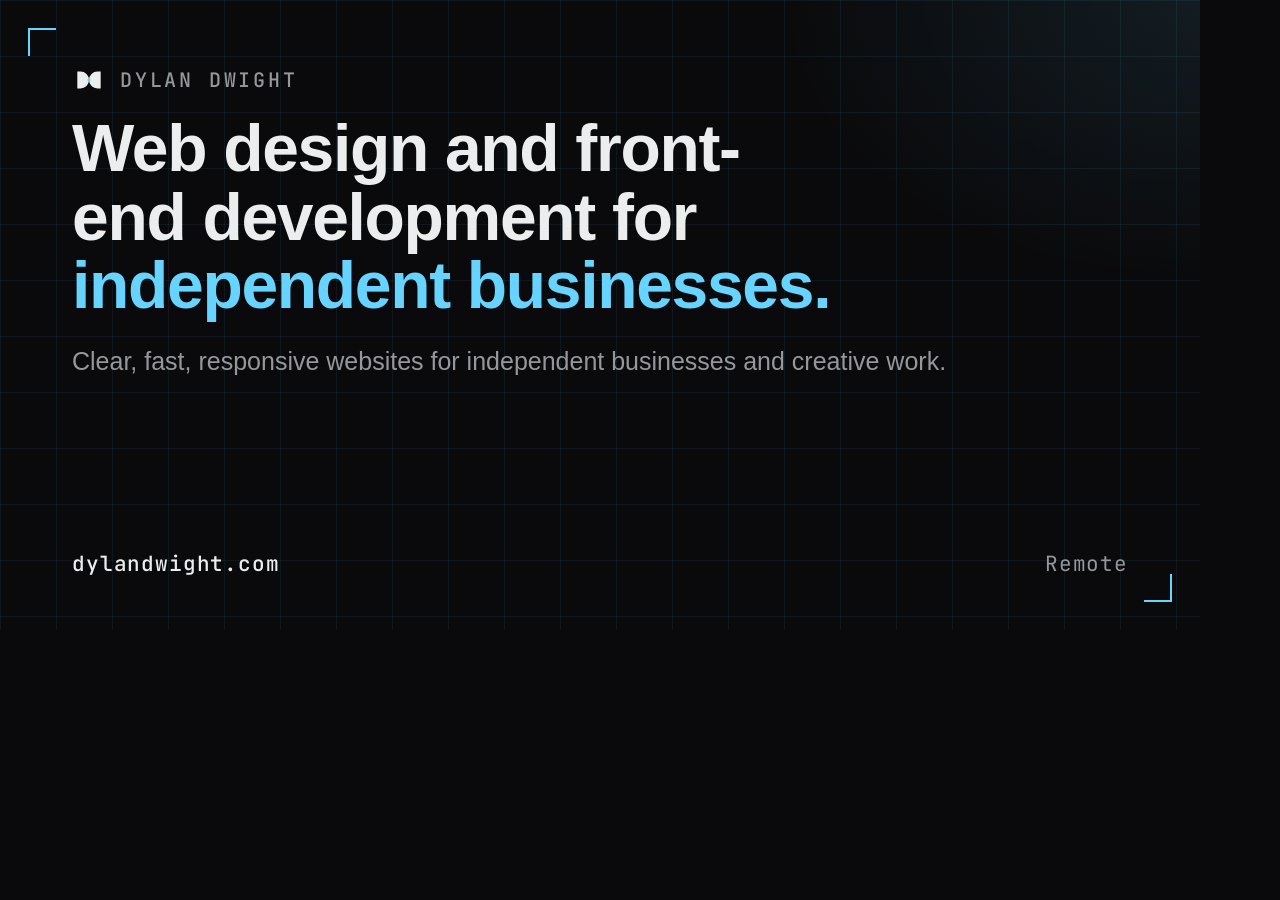
<file: scripts/og/template.html>
<!doctype html>
<!-- Share-image template. scripts/og/render.mjs loads this with ?p=<key> and screenshots it at 1200×630. -->
<html lang="en">
<head>
<meta charset="utf-8">
<link href="https://fonts.googleapis.com/css2?family=JetBrains+Mono:wght@400;500&display=swap" rel="stylesheet">
<style>
  :root {
    --bg: #0a0a0c; --surface: #111114; --border: #2c2c33; --rim: #2c2c33; --frame: #16161a; --pill: #0e0e11; --glyph: #78787f;
    --text: #ecedee; --muted: #96979d; --primary: #67d4ff;
    --display: 'Cabinet Grotesk', 'General Sans', 'Inter Display', 'Inter', sans-serif;
    --body: 'General Sans', 'Inter', sans-serif;
    --mono: 'JetBrains Mono', monospace;
  }
  * { box-sizing: border-box; margin: 0; padding: 0; }
  html, body { width: 1200px; height: 630px; overflow: hidden; background: var(--bg); color: var(--text); font-family: var(--body); }
  .card { position: relative; width: 1200px; height: 630px; padding: 64px 72px; overflow: hidden;
    background:
      radial-gradient(600px 400px at 100% 0%, color-mix(in oklch, var(--primary) 9%, transparent), transparent 70%),
      linear-gradient(color-mix(in oklch, var(--primary) 7%, transparent) 1px, transparent 1px) 0 0 / 56px 56px,
      linear-gradient(90deg, color-mix(in oklch, var(--primary) 7%, transparent) 1px, transparent 1px) 0 0 / 56px 56px,
      var(--bg); }
  .corner { position: absolute; width: 28px; height: 28px; border-color: var(--primary); border-style: solid; }
  .corner.tl { top: 28px; left: 28px; border-width: 2px 0 0 2px; }
  .corner.br { bottom: 28px; right: 28px; border-width: 0 2px 2px 0; }
  .brand { display: flex; align-items: center; gap: 14px; font: 500 20px/1 var(--mono); letter-spacing: .14em; text-transform: uppercase; color: var(--muted); }
  .brand svg { width: 34px; height: 32px; }
  .eyebrow { margin-top: 44px; font: 500 20px/1 var(--mono); letter-spacing: .12em; text-transform: uppercase; color: var(--primary); }
  h1 { margin-top: 18px; font: 700 66px/1.04 var(--display); letter-spacing: -0.02em; text-wrap: balance; }
  h1 .accent { color: var(--primary); }
  h1 .sub { display: block; color: var(--muted); }
  .lede { margin-top: 24px; font-size: 25px; line-height: 1.4; color: var(--muted); max-width: 30ch; }
  .foot { position: absolute; left: 72px; right: 72px; bottom: 56px; display: flex; justify-content: space-between; font: 400 21px/1 var(--mono); color: var(--muted); letter-spacing: .04em; }
  .foot b { color: var(--text); font-weight: 500; }
  .chips { margin-top: 28px; display: flex; flex-wrap: wrap; gap: 10px; max-width: 760px; }
  .chip { font: 500 17px/1 var(--mono); padding: 11px 14px; border: 1px solid var(--border); border-radius: 999px; color: var(--text); background: var(--surface); }
  .chip.accent { border-color: color-mix(in oklch, var(--primary) 55%, transparent); color: var(--primary); }
  .result { margin-top: 26px; font-size: 22px; color: var(--muted); }
  .result strong { color: var(--primary); font: 700 30px/1 var(--display); margin-right: 6px; }

  /* Dark Windows-style browser window, matching scripts/frame-shots.py */
  .win { position: absolute; border: 1px solid var(--rim); border-radius: 10px; background: var(--frame); overflow: hidden; box-shadow: 0 24px 60px rgba(0,0,0,.55); }
  .win .bar { position: relative; height: 30px; }
  .win .bar::before { content: ""; position: absolute; left: 12px; top: 8px; width: 42%; height: 14px; border-radius: 7px; background: var(--pill); border: 1px solid var(--rim); }
  .win .bar i { position: absolute; top: 10px; width: 10px; height: 10px; }
  .win .bar i.min { right: 78px; border-top: 1.5px solid var(--glyph); top: 15px; }
  .win .bar i.max { right: 50px; border: 1.5px solid var(--glyph); }
  .win .bar i.cls { right: 22px; background:
      linear-gradient(45deg, transparent 45%, var(--glyph) 45% 57%, transparent 57%),
      linear-gradient(-45deg, transparent 45%, var(--glyph) 45% 57%, transparent 57%); }
  .win img { display: block; width: 100%; }

  .portrait { position: absolute; right: 72px; top: 64px; width: 330px; height: 412px; border-radius: 16px; overflow: hidden; border: 1px solid var(--border); }
  .portrait img { width: 100%; height: 100%; object-fit: cover; display: block; }
  .portrait::after { content: ""; position: absolute; inset: 0; box-shadow: inset 0 0 0 1px color-mix(in oklch, var(--primary) 35%, transparent); border-radius: 16px; }
  .narrow h1, .narrow .lede { max-width: 640px; }
</style>
</head>
<body>
<div class="card" id="card">
  <span class="corner tl"></span><span class="corner br"></span>
  <div class="brand">
    <svg viewBox="0 0 64 60" aria-hidden="true"><path d="M10 14 H16 A16 16 0 0 1 16 46 H10 Z" fill="#ecedee"/><path d="M54 14 H48 A16 16 0 0 0 48 46 H54 Z" fill="#ecedee"/><circle cx="32" cy="30" r="3" fill="#67d4ff"/></svg>
    Dylan Dwight
  </div>
  <div id="content"></div>
</div>
<script>
  const A = '../../assets/';
  const win = (src, style) => `<div class="win" style="${style}"><div class="bar"><i class="min"></i><i class="max"></i><i class="cls"></i></div><img src="${src}"></div>`;
  const pages = {
    default: `
      <h1 style="max-width:900px">Web design and front-end development for <span class="accent">independent businesses.</span></h1>
      <p class="lede" style="max-width:none">Clear, fast, responsive websites for independent businesses and creative work.</p>
      <div class="foot"><b>dylandwight.com</b><span>Remote</span></div>`,
    home: `
      <div class="narrow">
        <h1 style="margin-top:52px;font-size:56px;max-width:700px">Web design and front-end development for <span class="accent">independent businesses.</span></h1>
        <p class="lede" style="font-size:23px;max-width:none">Freelance projects and junior front-end / web design roles.</p>
      </div>
      <div class="portrait" style="top:118px;height:340px;width:272px"><img src="${A}img/about/portrait.jpg"></div>
      <div class="foot"><b>dylandwight.com</b><span>Remote</span></div>`,
    about: `
      <div class="narrow">
        <p class="eyebrow">About</p>
        <h1>Web design and front-end development in <span class="accent">one pair of hands.</span></h1>
        <div class="chips"><span class="chip accent">Open to junior roles</span><span class="chip">Freelance projects</span></div>
      </div>
      <div class="portrait" style="top:118px;height:340px;width:272px"><img src="${A}img/about/portrait.jpg"></div>
      <div class="foot"><b>dylandwight.com/about</b><span>Remote</span></div>`,
    services: `
      <p class="eyebrow">Services</p>
      <h1 style="max-width:960px">Websites for independent businesses, <span class="accent">scoped and quoted per project.</span></h1>
      <div class="chips" style="max-width:1000px">
        <span class="chip">Landing pages</span><span class="chip">Small-business websites</span><span class="chip">Website redesigns</span>
        <span class="chip">Responsive front-end builds</span><span class="chip">Brand direction</span><span class="chip">SEO &amp; accessibility</span><span class="chip">Maintenance &amp; support</span>
      </div>
      <div class="foot"><b>dylandwight.com/services</b><span>Remote</span></div>`,
    work: `
      <p class="eyebrow">Work</p>
      <h1>Selected <span class="accent">projects.</span></h1>
      <p class="lede" style="max-width:15ch">Hospitality, trades, and creative work.</p>
      ${win(A + 'work/shoreline-electric-home-desktop-800.jpg', 'left:760px;top:112px;width:390px;transform:rotate(2deg)')}
      ${win(A + 'work/studio-54x-home-desktop-1440.jpg', 'left:640px;top:206px;width:390px;transform:rotate(-2deg)')}
      ${win(A + 'work/sand-dollar-home-desktop-860.jpg', 'left:740px;top:300px;width:420px')}
      <div class="foot" style="right:auto"><b>dylandwight.com/work</b></div>`,
    'sand-dollar': `
      <p class="eyebrow">Case study · Restaurant website</p>
      <h1 style="max-width:560px;font-size:50px">Sand Dollar Restaurant &amp;&nbsp;Lounge<span class="sub">Website Redesign</span></h1>
      <p class="lede" style="font-size:20px;max-width:none;margin-top:18px">Rockaway Beach, Oregon · Shift4 / SkyTab</p>
      <p class="result" style="max-width:520px;font-size:19px"><strong>100,000</strong> Google Business Profile views,<br>April–September 2026</p>
      <img src="${A}work/sand-dollar/new-home-hero.webp" style="position:absolute;left:640px;top:126px;width:540px;filter:drop-shadow(0 24px 50px rgba(0,0,0,.6))">
      <div class="foot" style="right:auto"><b>dylandwight.com/work/sand-dollar</b></div>`,
    'shoreline-electric': `
      <p class="eyebrow">Case study · Electrician website</p>
      <h1 style="max-width:560px;font-size:50px">Shoreline Electric<span class="sub">Website Redesign</span></h1>
      <p class="lede" style="font-size:20px;max-width:none;margin-top:18px">Oregon Coast · Canva to Astro</p>
      <p class="result" style="max-width:520px;font-size:19px"><strong>55 → 100</strong> mobile PageSpeed score,<br>October 2026</p>
      <img src="${A}work/shoreline-electric/new-home-hero.webp" style="position:absolute;left:640px;top:126px;width:540px;filter:drop-shadow(0 24px 50px rgba(0,0,0,.6))">
      <div class="foot" style="right:auto"><b>dylandwight.com/work/shoreline-electric</b></div>`,
    contact: `
      <p class="eyebrow">Contact</p>
      <h1 style="font-size:96px">Start a <span class="accent">project.</span></h1>
      <p class="lede" style="max-width:34ch">Tell me about your business or project. I aim to reply within two business days.</p>
      <div class="foot"><b>dylandwight.com/contact</b><span>Remote</span></div>`,
  };
  const key = new URLSearchParams(location.search).get('p') || 'default';
  document.getElementById('content').innerHTML = pages[key];
</script>
</body>
</html>
</file>
<file: css/tokens.css>
/* ============================================================
   DYLANDWIGHT.COM — Design tokens
   Direction: "Signal & Paper" — dark surfaces, one precise
   signal-blue accent, instrument-panel labels.

   The site is dark only. (The light theme and its toggle were
   removed in Oct 2026; they're in git history if needed.)
   ============================================================ */

:root {
  color-scheme: dark;

  /* Surfaces */
  --color-bg: #0a0a0c;
  --color-surface: #111114;
  --color-surface-2: #16161a;
  --color-surface-offset: #1b1b20;
  --color-divider: #212126;
  --color-border: #2c2c33;

  /* Text
     --color-text-subtle is the darkest "quiet" text that still passes
     WCAG AA (6.14:1 on --color-bg, 5.32:1 on offset). Use it for
     eyebrows, labels, indexes, tags, captions, and footer text.
     --color-text-faint is decorative only (rules, borders, hairlines).
     Never use it for words. */
  --color-text: #ecedee;
  --color-text-muted: #96979d;
  --color-text-subtle: #8e8f95;
  --color-text-faint: #5a5b62;
  --color-text-inverse: #0a0a0c;

  /* Primary accent — signal blue (11.7:1 on bg) */
  --color-primary: #67d4ff;

  /* Secondary accent — hazard amber (structural divider only) */
  --color-warning: #ff9d3d;

  --radius-sm: 0.25rem;
  --radius-md: 0.375rem;
  --radius-lg: 0.625rem;
  --radius-xl: 1rem;
  --radius-full: 9999px;

  --transition-interactive: 180ms cubic-bezier(0.16, 1, 0.3, 1);
  --ease-out: cubic-bezier(0.16, 1, 0.3, 1);

  --shadow-glow: 0 0 0 1px oklch(from var(--color-primary) l c h / 0.35), 0 0 32px oklch(from var(--color-primary) l c h / 0.18);

  --content-wide: 1240px;
  --measure-narrow: 38ch;
  --measure-default: 60ch;

  --font-display: 'Cabinet Grotesk', 'General Sans', system-ui, sans-serif;
  --font-body: 'General Sans', 'Inter', system-ui, sans-serif;
  --font-mono: 'JetBrains Mono', 'IBM Plex Mono', ui-monospace, monospace;

  /* Type scale */
  --text-xs: clamp(0.75rem, 0.7rem + 0.25vw, 0.8125rem);
  --text-sm: clamp(0.875rem, 0.83rem + 0.2vw, 0.9375rem);
  --text-base: clamp(1rem, 0.96rem + 0.2vw, 1.0625rem);
  --text-lg: clamp(1.125rem, 1.02rem + 0.5vw, 1.375rem);
  --text-xl: clamp(1.5rem, 1.25rem + 1vw, 2rem);
  --text-2xl: clamp(2rem, 1.4rem + 2.2vw, 3.25rem);
  --text-3xl: clamp(2.5rem, 1.2rem + 4vw, 4.75rem);

  /* Spacing */
  --space-1: 0.25rem;
  --space-2: 0.5rem;
  --space-3: 0.75rem;
  --space-4: 1rem;
  --space-5: 1.25rem;
  --space-6: 1.5rem;
  --space-8: 2rem;
  --space-10: 2.5rem;
  --space-12: 3rem;
  --space-16: 4rem;
  --space-20: 5rem;
  --space-24: 6rem;
  --space-32: 8rem;
}
</file>
<file: css/base.css>
/* ============================================================
   base.css — reset, element defaults, focus, motion, utilities
   ============================================================ */

*,
*::before,
*::after {
  box-sizing: border-box;
  margin: 0;
  padding: 0;
}

html {
  -moz-text-size-adjust: none;
  -webkit-text-size-adjust: none;
  text-size-adjust: none;
  -webkit-font-smoothing: antialiased;
  -moz-osx-font-smoothing: grayscale;
  text-rendering: optimizeLegibility;
  scroll-behavior: smooth;
  hanging-punctuation: first last;
  scroll-padding-top: var(--space-20);
}

body {
  min-height: 100dvh;
  line-height: 1.6;
  font-family: var(--font-body, sans-serif);
  font-size: var(--text-base);
  color: var(--color-text);
  background-color: var(--color-bg);
}

img,
picture,
video,
canvas,
svg {
  display: block;
  max-width: 100%;
  height: auto;
}

ul[role='list'],
ol[role='list'] {
  list-style: none;
}

input,
button,
textarea,
select {
  font: inherit;
  color: inherit;
}

h1,
h2,
h3,
h4,
h5,
h6 {
  text-wrap: balance;
  line-height: 1.15;
}

p,
li,
figcaption,
dd {
  text-wrap: pretty;
  max-width: 72ch;
}

a {
  color: var(--color-primary);
}

::selection {
  background: oklch(from var(--color-primary) l c h / 0.25);
  color: var(--color-text);
}

:focus-visible {
  outline: 2px solid var(--color-primary);
  outline-offset: 3px;
  border-radius: var(--radius-sm);
}

button {
  cursor: pointer;
  background: none;
  border: none;
}

table {
  border-collapse: collapse;
  width: 100%;
}

/* Only interactive elements animate state changes. */
a,
button,
[role='button'],
[role='link'],
input,
textarea,
select {
  transition:
    color var(--transition-interactive),
    background var(--transition-interactive),
    border-color var(--transition-interactive),
    box-shadow var(--transition-interactive);
}

@media (prefers-reduced-motion: reduce) {
  *,
  *::before,
  *::after {
    animation-duration: 0.01ms !important;
    animation-iteration-count: 1 !important;
    transition-duration: 0.01ms !important;
    scroll-behavior: auto !important;
  }
}

/* Visually hidden, still announced */
.sr-only {
  position: absolute;
  width: 1px;
  height: 1px;
  padding: 0;
  margin: -1px;
  overflow: hidden;
  clip: rect(0, 0, 0, 0);
  white-space: nowrap;
  border-width: 0;
}

/* Skip link: hidden until focused, then becomes a visible button
   pinned to the top-left so keyboard users can see and use it. */
.skip-link {
  position: absolute;
  top: var(--space-3);
  left: var(--space-3);
  z-index: 200;
  padding: var(--space-3) var(--space-5);
  font-family: var(--font-mono);
  font-size: var(--text-sm);
  color: var(--color-text-inverse);
  background: var(--color-primary);
  border-radius: var(--radius-md);
  text-decoration: none;
  transform: translateY(-200%);
  opacity: 0;
}
.skip-link:focus-visible {
  transform: translateY(0);
  opacity: 1;
  outline-offset: 2px;
}

/* Scroll lock while the mobile drawer is open */
body.is-locked {
  overflow: hidden;
}
</file>
<file: css/components.css>
/* ============================================================
   components.css — shared UI components
   Order: layout primitives → text primitives → buttons → header
   → drawer → footer → cards & panels → figures
   → reveal → responsive
   ============================================================ */

/* ---------- Layout primitives ---------- */

.wrap {
  width: 100%;
  max-width: var(--content-wide);
  margin-inline: auto;
  padding-inline: clamp(var(--space-5), 5vw, var(--space-12));
}

.section {
  padding-block: clamp(var(--space-16), 9vw, var(--space-32));
  position: relative;
}
.section--tight {
  padding-block: clamp(var(--space-10), 6vw, var(--space-20));
}
.section + .section {
  border-top: 1px solid var(--color-divider);
}

.divider-hazard {
  height: 6px;
  width: 100%;
  background: repeating-linear-gradient(
    -45deg,
    var(--color-warning) 0px,
    var(--color-warning) 10px,
    transparent 10px,
    transparent 20px
  );
  opacity: 0.55;
  /* Stripes crawl sideways like caution tape and the amber pulses
     slowly. One stripe period along x is 20px * sqrt(2). */
  background-size: 28.2843px 100%;
  border-radius: 3px;
  animation:
    hazard-crawl 2.4s linear infinite,
    hazard-pulse 3.2s ease-in-out infinite alternate;
}
@keyframes hazard-crawl {
  to { background-position-x: 28.2843px; }
}
@keyframes hazard-pulse {
  from {
    opacity: 0.45;
    box-shadow: 0 0 0 transparent;
  }
  to {
    opacity: 0.95;
    box-shadow: 0 0 12px 1px color-mix(in srgb, var(--color-warning) 55%, transparent);
  }
}
@media (prefers-reduced-motion: reduce) {
  .divider-hazard { animation: none; }
}

/* ---------- Text primitives ---------- */

.eyebrow {
  display: inline-flex;
  align-items: center;
  gap: var(--space-2);
  font-family: var(--font-mono);
  font-size: var(--text-xs);
  letter-spacing: 0.14em;
  text-transform: uppercase;
  color: var(--color-text-subtle);
  font-weight: 500;
}
.eyebrow--accent {
  color: var(--color-primary);
}
.eyebrow--wrap {
  flex-wrap: wrap;
  row-gap: var(--space-1);
  max-width: none;
}
.eyebrow--wrap .eyebrow-sep {
  color: var(--color-text-subtle);
}

.mono {
  font-family: var(--font-mono);
  font-size: var(--text-xs);
  letter-spacing: 0.08em;
  color: var(--color-text-subtle);
}

h1,
h2,
h3 {
  font-family: var(--font-display);
  font-weight: 700;
  letter-spacing: -0.015em;
}

.section-heading {
  display: flex;
  align-items: baseline;
  gap: var(--space-4);
  margin-bottom: var(--space-4);
}
.section-heading .section-index {
  font-family: var(--font-mono);
  font-size: var(--text-xs);
  letter-spacing: 0.1em;
  color: var(--color-text-subtle);
}
.section-heading h2 {
  font-size: var(--text-xl);
}
.section-heading a {
  display: inline-block;
  color: inherit;
  text-decoration: none;
  /* grow the hit area to 44px without moving the heading */
  padding-block: 0.625rem;
  margin-block: -0.625rem;
}
.section-heading a:hover {
  color: var(--color-primary);
}

.lede {
  color: var(--color-text-muted);
  font-size: var(--text-base);
  max-width: var(--measure-default);
}
.section-intro {
  margin-bottom: clamp(var(--space-8), 5vw, var(--space-12));
}

.label-chip {
  display: inline-flex;
  align-items: center;
  gap: var(--space-2);
  font-family: var(--font-mono);
  font-size: var(--text-xs);
  letter-spacing: 0.06em;
  color: var(--color-text-subtle);
  border: 1px solid var(--color-border);
  border-radius: var(--radius-full);
  padding: 2px var(--space-3);
  white-space: nowrap;
}
.label-chip--accent {
  color: var(--color-primary);
  border-color: oklch(from var(--color-primary) l c h / 0.45);
}

.text-link {
  display: inline-flex;
  align-items: center;
  gap: var(--space-2);
  min-height: 44px;
  font-family: var(--font-mono);
  font-size: var(--text-sm);
  letter-spacing: 0.02em;
  color: var(--color-primary);
  text-decoration: underline;
  text-decoration-color: oklch(from var(--color-primary) l c h / 0.35);
  text-decoration-thickness: 1px;
  text-underline-offset: 5px;
  width: fit-content;
  overflow-wrap: anywhere;
  transition: color var(--transition-interactive), text-decoration-color var(--transition-interactive);
}
.text-link:hover {
  text-decoration-color: var(--color-primary);
}
.text-link svg {
  width: 14px;
  height: 14px;
  transition: transform var(--transition-interactive);
}
.text-link:hover svg {
  transform: translate(2px, -2px);
}

/* ---------- Buttons ---------- */

.btn {
  display: inline-flex;
  align-items: center;
  justify-content: center;
  gap: var(--space-2);
  font-family: var(--font-mono);
  font-size: var(--text-sm);
  font-weight: 500;
  letter-spacing: 0.02em;
  padding: var(--space-3) var(--space-6);
  min-height: 44px;
  border-radius: var(--radius-md);
  border: 1px solid transparent;
  text-align: center;
  transition: transform var(--transition-interactive), box-shadow var(--transition-interactive),
    text-decoration-color var(--transition-interactive);
  text-decoration: underline 1.5px transparent;
  text-underline-offset: 0.3em;
}
/* Hover: the button presses in like a hardware key. No colour change and
   no glow: it sinks 1px and takes an inner shadow along the top edge.
   Clicking presses it a little further. The label gets an underline while
   pressed. */
.btn:hover {
  transform: translateY(1px);
  text-decoration-color: currentColor;
  box-shadow:
    inset 0 2px 4px rgb(0 0 0 / 0.35),
    inset 0 0 0 1px rgb(0 0 0 / 0.12);
}
.btn:active {
  transform: translateY(2px);
  box-shadow:
    inset 0 3px 6px rgb(0 0 0 / 0.45),
    inset 0 0 0 1px rgb(0 0 0 / 0.18);
}
@media (prefers-reduced-motion: reduce) {
  .btn:hover,
  .btn:active { transform: none; }
}
/* inline-block keeps the button underline off small meta text like "10 pages" */
.btn .work-card-meta {
  display: inline-block;
}
.btn svg {
  width: 15px;
  height: 15px;
  flex-shrink: 0;
}
.btn-primary {
  background: var(--color-primary);
  color: var(--color-text-inverse);
}
/* CTA ring: the header "Start a project" button and the primary button in
   the bottom-of-page contact panel. A hairline ring sits 4px outside the
   button with a soft steady halo, and a brighter arc travels slowly around
   it. Reduced motion keeps the ring and halo, without the moving arc. */
@property --cta-angle {
  syntax: '<angle>';
  inherits: false;
  initial-value: 0deg;
}
.btn-nav-cta,
.cta-panel .btn-primary:not(.btn-submit) {
  position: relative;
}
.btn-nav-cta::before,
.btn-nav-cta::after,
.cta-panel .btn-primary:not(.btn-submit)::before,
.cta-panel .btn-primary:not(.btn-submit)::after {
  content: '';
  position: absolute;
  inset: -4px;
  border-radius: calc(var(--radius-md) + 4px);
  pointer-events: none;
}
/* Halo: hairline ring + soft glow */
.btn-nav-cta::after,
.cta-panel .btn-primary:not(.btn-submit)::after {
  border: 1px solid oklch(from var(--color-primary) l c h / 0.28);
  box-shadow: 0 0 16px 1px oklch(from var(--color-primary) l c h / 0.28);
  transition: box-shadow var(--transition-interactive), border-color var(--transition-interactive);
}
/* Travelling arc, masked to a 1.5px ring */
.btn-nav-cta::before,
.cta-panel .btn-primary:not(.btn-submit)::before {
  padding: 1.5px;
  background: conic-gradient(
    from var(--cta-angle),
    transparent 0deg,
    var(--color-primary) 50deg,
    transparent 110deg,
    transparent 360deg
  );
  -webkit-mask: linear-gradient(#000 0 0) content-box, linear-gradient(#000 0 0);
  -webkit-mask-composite: xor;
  mask: linear-gradient(#000 0 0) content-box, linear-gradient(#000 0 0);
  mask-composite: exclude;
  animation: cta-orbit 4.5s linear infinite;
}
/* Ring CTAs don't press in or underline. On hover they cast a drop
   shadow and the label turns bold (monospace, so the width doesn't shift). */
.btn-nav-cta:hover,
.btn-nav-cta:active,
.cta-panel .btn-primary:not(.btn-submit):hover,
.cta-panel .btn-primary:not(.btn-submit):active {
  transform: none;
  text-decoration-color: transparent;
  box-shadow: 0 8px 22px -6px rgb(0 0 0 / 0.75);
  font-weight: 700;
}
@keyframes cta-orbit {
  to {
    --cta-angle: 360deg;
  }
}
.btn-nav-cta svg {
  width: 13px;
  height: 13px;
  transition: transform var(--transition-interactive);
}
.btn-nav-cta:hover svg,
.btn-nav-cta:focus-visible svg {
  transform: translateX(3px);
}
@media (prefers-reduced-motion: reduce) {
  .btn-nav-cta::before,
  .cta-panel .btn-primary:not(.btn-submit)::before {
    animation: none;
  }
}

.btn-secondary {
  background: transparent;
  color: var(--color-text);
  border-color: var(--color-border);
}
/* On the dark outlined button an inner shadow alone is invisible, so the
   pressed face also sinks a shade darker. */
.btn-secondary:hover {
  background: rgb(0 0 0 / 0.35);
  text-decoration-color: var(--color-primary);
}
.btn-compact {
  padding: var(--space-2) var(--space-4);
  min-height: 38px;
}
.btn-lg {
  padding: var(--space-4) var(--space-8);
  font-size: var(--text-base);
}

.icon-btn {
  display: inline-flex;
  align-items: center;
  justify-content: center;
  width: 44px;
  height: 44px;
  border: 1px solid var(--color-border);
  border-radius: var(--radius-md);
  color: var(--color-text-muted);
  background: var(--color-surface);
}
.icon-btn:hover {
  color: var(--color-text);
  border-color: var(--color-primary);
  box-shadow: var(--shadow-glow);
}
.icon-btn svg {
  width: 18px;
  height: 18px;
}

/* ---------- Header ---------- */

.header {
  position: sticky;
  top: 0;
  z-index: 50;
  background: var(--color-bg);
  border-bottom: 1px solid var(--color-divider);
}
@media (min-width: 721px) {
  .header {
    background: oklch(from var(--color-bg) l c h / 0.82);
    backdrop-filter: blur(14px);
    -webkit-backdrop-filter: blur(14px);
  }
}
.header-inner {
  display: flex;
  align-items: center;
  justify-content: space-between;
  gap: var(--space-6);
  padding-block: var(--space-3);
  min-height: 68px;
}

.logo-link {
  display: inline-flex;
  align-items: center;
  gap: var(--space-3);
  color: var(--color-text);
  text-decoration: none;
  min-height: 44px;
}
.logo-mark {
  width: 30px;
  height: 28px;
  color: var(--color-text);
  flex-shrink: 0;
}
.logo-mark .logo-node {
  fill: var(--color-primary);
}
.nav-links {
  display: flex;
  align-items: center;
  gap: var(--space-8);
  list-style: none;
}
.nav-links a {
  display: inline-flex;
  align-items: center;
  min-height: 44px;
  color: var(--color-text-muted);
  text-decoration: none;
  font-size: var(--text-sm);
  font-weight: 500;
  position: relative;
}
.nav-links a::after {
  content: '';
  position: absolute;
  left: 0;
  bottom: 10px;
  width: 0;
  height: 1px;
  background: var(--color-primary);
  transition: width var(--transition-interactive);
}
.nav-links a:hover,
.nav-links a[aria-current='page'] {
  color: var(--color-text);
}
.nav-links a:hover::after,
.nav-links a[aria-current='page']::after {
  width: 100%;
}
.nowrap {
  white-space: nowrap;
}

.header-actions {
  display: flex;
  align-items: center;
  gap: var(--space-3);
}
.nav-toggle {
  display: none;
}

/* ---------- Mobile drawer ---------- */

.mobile-nav {
  position: fixed;
  inset: 0;
  z-index: 100;
  background: var(--color-bg);
  display: flex;
  flex-direction: column;
  padding: var(--space-6);
  overflow-y: auto;
}
.mobile-nav[hidden] {
  display: none;
}
.mobile-nav-top {
  display: flex;
  justify-content: space-between;
  align-items: center;
  margin-bottom: var(--space-10);
}
.mobile-nav-links {
  display: flex;
  flex-direction: column;
  gap: var(--space-2);
  list-style: none;
}
.mobile-nav-links a {
  display: flex;
  align-items: center;
  min-height: 48px;
  font-family: var(--font-display);
  font-size: var(--text-xl);
  font-weight: 700;
  color: var(--color-text);
  text-decoration: none;
  padding-block: var(--space-2);
}
.mobile-nav-links a[aria-current='page'] {
  color: var(--color-primary);
}
.mobile-nav-cta {
  margin-top: var(--space-8);
  display: flex;
  flex-direction: column;
  gap: var(--space-3);
}
.mobile-nav-meta {
  margin-top: auto;
  padding-top: var(--space-8);
  display: flex;
  flex-direction: column;
  gap: 0;
  font-family: var(--font-mono);
  font-size: var(--text-sm);
  border-top: 1px dashed var(--color-divider);
}
.mobile-nav-meta a {
  display: inline-flex;
  align-items: center;
  min-height: 44px;
  color: var(--color-text-muted);
  text-decoration: none;
  overflow-wrap: anywhere;
}
.mobile-nav-meta a:hover {
  color: var(--color-primary);
}

/* ---------- Footer ---------- */

.footer {
  border-top: 1px solid var(--color-divider);
  padding-block: clamp(var(--space-12), 6vw, var(--space-20)) var(--space-8);
  background: var(--color-surface-2);
}
.footer-grid {
  display: grid;
  grid-template-columns: 1.4fr 1fr 1fr;
  gap: var(--space-10);
  margin-bottom: var(--space-12);
}
.footer-brand {
  display: flex;
  flex-direction: column;
  gap: var(--space-3);
}
.footer-brand .logo-mark {
  width: 26px;
  height: 24px;
}
.footer-brand strong {
  font-family: var(--font-display);
  font-weight: 700;
  font-size: var(--text-base);
}
.footer-brand p {
  color: var(--color-text-muted);
  font-size: var(--text-sm);
  max-width: var(--measure-narrow);
}
.footer-heading {
  font-family: var(--font-mono);
  font-size: var(--text-xs);
  letter-spacing: 0.12em;
  text-transform: uppercase;
  color: var(--color-text-subtle);
  margin-bottom: var(--space-4);
}
.footer-list {
  list-style: none;
  display: flex;
  flex-direction: column;
  gap: 0;
}
.footer-list a {
  display: inline-flex;
  align-items: center;
  min-height: 44px;
  color: var(--color-text-muted);
  text-decoration: none;
  font-size: var(--text-sm);
  overflow-wrap: anywhere;
}
.footer-list a:hover {
  color: var(--color-primary);
}
.footer-bottom {
  display: flex;
  justify-content: space-between;
  align-items: center;
  gap: var(--space-4);
  flex-wrap: wrap;
  padding-top: var(--space-6);
  border-top: 1px solid var(--color-divider);
  font-family: var(--font-mono);
  font-size: var(--text-xs);
  color: var(--color-text-subtle);
}
.footer-bottom a {
  display: inline-flex;
  align-items: center;
  min-height: 44px;
  color: var(--color-text-subtle);
  text-decoration: none;
}
.footer-bottom a:hover {
  color: var(--color-primary);
}

/* ---------- Grid texture (hero, panels) ---------- */

.grid-texture {
  position: absolute;
  inset: 0;
  pointer-events: none;
  overflow: hidden;
  z-index: 0;
  --grid-line: color-mix(in oklch, var(--color-primary) 18%, var(--color-divider));
  background-image:
    linear-gradient(var(--grid-line) 1px, transparent 1px),
    linear-gradient(90deg, var(--grid-line) 1px, transparent 1px);
  background-size: 56px 56px;
  mask-image: linear-gradient(to bottom, #000 30%, transparent 98%);
  -webkit-mask-image: linear-gradient(to bottom, #000 30%, transparent 98%);
}

/* ---------- Cards ---------- */

.card {
  border: 1px solid var(--color-border);
  border-radius: var(--radius-lg);
  background: var(--color-surface);
  position: relative;
}

.work-card {
  padding: var(--space-6);
  display: flex;
  flex-direction: column;
  gap: var(--space-5);
  overflow: hidden;
}
.work-card--featured {
  grid-column: span 2;
  display: grid;
  grid-template-columns: 1fr 1.15fr;
  gap: var(--space-8);
  align-items: center;
  padding: var(--space-8);
}
.work-card--featured .work-card-body {
  display: flex;
  flex-direction: column;
  gap: var(--space-5);
}
.work-card-top {
  display: flex;
  justify-content: space-between;
  align-items: center;
  gap: var(--space-3);
  flex-wrap: wrap;
}
.work-card-index {
  font-family: var(--font-mono);
  font-size: var(--text-xs);
  color: var(--color-text-subtle);
  letter-spacing: 0.08em;
}
.work-card h3,
.work-card h2 {
  font-size: var(--text-lg);
}
.work-card--featured h3,
.work-card--featured h2 {
  font-size: var(--text-xl);
}
.work-card-summary {
  color: var(--color-text);
  font-weight: 500;
  font-size: var(--text-base);
}
.work-card p {
  color: var(--color-text-muted);
  font-size: var(--text-sm);
}
.work-card-tags {
  display: flex;
  flex-wrap: wrap;
  gap: var(--space-2);
}
.tag {
  font-family: var(--font-mono);
  font-size: 0.6875rem;
  padding: var(--space-1) var(--space-3);
  background: var(--color-surface-offset);
  border-radius: var(--radius-sm);
  color: var(--color-text-subtle);
  letter-spacing: 0.04em;
}
.work-card-links {
  display: flex;
  flex-wrap: wrap;
  gap: var(--space-4) var(--space-6);
  align-items: center;
  margin-top: auto;
}

.work-card-meta {
  font-family: var(--font-mono);
  font-size: var(--text-xs);
  font-weight: 400;
  color: var(--color-text-subtle);
  letter-spacing: 0.04em;
}

/* One confirmed, sourced result on a project card. The label carries the
   metric's source and date range, so it is never read as a combined figure. */
.work-card .work-card-result {
  display: flex;
  align-items: baseline;
  flex-wrap: wrap;
  gap: var(--space-1) var(--space-3);
  padding: var(--space-3) var(--space-4);
  border-left: 2px solid var(--color-primary);
  background: var(--color-surface-2);
  border-radius: 0 var(--radius-sm) var(--radius-sm) 0;
  font-family: var(--font-mono);
  font-size: var(--text-xs);
  letter-spacing: 0.02em;
  color: var(--color-text-subtle);
}
.work-card-result strong {
  font-family: var(--font-display);
  font-size: var(--text-xl);
  font-weight: 700;
  letter-spacing: 0;
  line-height: 1;
  color: var(--color-text);
}

/* Client testimonial. Quotes are verbatim from the client's own words;
   the attribution names the person and their role. */
.quote {
  margin: 0;
  position: relative;
  padding-left: var(--space-8);
}
.quote::before {
  content: "\201C";
  position: absolute;
  left: 0;
  top: -0.1em;
  font-family: var(--font-display);
  font-size: 2.75rem;
  font-weight: 700;
  line-height: 1;
  color: var(--color-primary);
}
.quote blockquote {
  margin: 0;
}
.quote blockquote p,
.work-card .quote blockquote p {
  color: var(--color-text);
  font-size: var(--text-base);
  line-height: 1.55;
  max-width: var(--measure-default);
}
.quote figcaption {
  margin-top: var(--space-3);
  font-family: var(--font-mono);
  font-size: var(--text-xs);
  letter-spacing: 0.04em;
  color: var(--color-text-subtle);
}
.quote figcaption span {
  display: block;
  margin-top: var(--space-1);
}
.quote--cs blockquote p {
  font-size: var(--text-lg);
}

/* Project screenshot */
.work-shot {
  display: block;
  width: 100%;
  height: auto;
  object-fit: cover;
  border-radius: var(--radius-md);
  background: var(--color-surface-offset);
}
/* Grid-card screenshots share one frame so paired cards line up */
.work-card:not(.work-card--featured) > .work-shot,
.work-card:not(.work-card--featured) > .work-shot-link > .work-shot {
  aspect-ratio: 1440 / 774;
  object-fit: cover;
  object-position: top;
}

.work-card--progress {
  border-style: dashed;
  background: var(--color-surface-2);
}
.work-card--progress .artifact-row {
  display: grid;
  grid-template-columns: repeat(2, 1fr);
  gap: var(--space-3);
}

/* ---------- Service items ---------- */

.service-grid {
  display: grid;
  grid-template-columns: repeat(3, 1fr);
  gap: var(--space-5);
}
.service-item {
  padding: var(--space-6);
  display: flex;
  flex-direction: column;
  gap: var(--space-3);
}
.service-item .service-index {
  font-family: var(--font-mono);
  font-size: var(--text-xs);
  color: var(--color-text-subtle);
  letter-spacing: 0.1em;
}
.service-item h3 {
  font-size: var(--text-base);
  font-weight: 700;
}
.service-item p {
  color: var(--color-text-muted);
  font-size: var(--text-sm);
}

/* ---------- Process steps ---------- */

.process-steps {
  list-style: none;
  counter-reset: step;
  display: grid;
  grid-template-columns: repeat(5, 1fr);
  gap: var(--space-6);
  position: relative;
}
.process-steps::before {
  content: '';
  position: absolute;
  top: 17px;
  left: 0;
  right: 0;
  height: 1px;
  background: var(--color-border);
}
.process-steps li {
  counter-increment: step;
  position: relative;
  padding-top: var(--space-12);
  max-width: none;
}
.process-steps li::before {
  content: counter(step, decimal-leading-zero);
  position: absolute;
  top: 0;
  left: 0;
  display: inline-flex;
  align-items: center;
  justify-content: center;
  height: 34px;
  padding-inline: var(--space-3);
  font-family: var(--font-mono);
  font-size: var(--text-xs);
  letter-spacing: 0.1em;
  color: var(--color-primary);
  background: var(--color-bg);
  border: 1px solid var(--color-primary);
  border-radius: var(--radius-full);
}
.process-steps h3 {
  font-size: var(--text-base);
  margin-bottom: var(--space-2);
}
.process-steps p {
  color: var(--color-text-muted);
  font-size: var(--text-sm);
}

/* ---------- CTA panel ---------- */

.cta-panel {
  border: 1px solid var(--color-border);
  border-radius: var(--radius-xl);
  background: var(--color-surface);
  padding: clamp(var(--space-10), 8vw, var(--space-20));
  text-align: center;
  position: relative;
  overflow: hidden;
}
.cta-panel > * {
  position: relative;
  z-index: 1;
}
.cta-panel .grid-texture {
  opacity: 0.6;
}
.cta-panel h2 {
  font-size: var(--text-2xl);
  margin-top: var(--space-4);
}
.cta-panel .lede {
  margin-inline: auto;
  margin-top: var(--space-4);
}
.cta-actions {
  display: flex;
  justify-content: center;
  align-items: center;
  gap: var(--space-4) var(--space-6);
  margin-top: var(--space-8);
  flex-wrap: wrap;
}

/* ---------- Page hero (inner pages) ---------- */

.page-hero {
  padding-block: clamp(var(--space-12), 8vw, var(--space-24)) clamp(var(--space-10), 6vw, var(--space-16));
  position: relative;
  overflow: hidden;
}
.page-hero .grid-texture {
  mask-image: linear-gradient(to bottom, rgb(0 0 0 / 0.7), transparent);
  -webkit-mask-image: linear-gradient(to bottom, rgb(0 0 0 / 0.7), transparent);
}
.page-hero .wrap {
  position: relative;
  z-index: 1;
}
.page-hero h1 {
  font-size: var(--text-2xl);
  margin-top: var(--space-4);
  max-width: 22ch;
}
.page-hero .lede {
  margin-top: var(--space-5);
  font-size: var(--text-lg);
}
.page-hero .lede + .lede {
  font-size: var(--text-base);
  margin-top: var(--space-4);
}

/* ---------- Corner-marked panel (schematic, figures) ---------- */

.corner-panel {
  position: relative;
  border: 1px solid var(--color-border);
  border-radius: var(--radius-lg);
  background: var(--color-surface);
}
.corner-panel::before,
.corner-panel::after {
  content: '';
  position: absolute;
  width: 14px;
  height: 14px;
  border: 1px solid var(--color-primary);
  pointer-events: none;
}
.corner-panel::before {
  top: -1px;
  left: -1px;
  border-right: none;
  border-bottom: none;
}
.corner-panel::after {
  bottom: -1px;
  right: -1px;
  border-left: none;
  border-top: none;
}

/* ---------- Reveal (progressive enhancement) ----------
   Only hides content when JS is running (html.js) and the user
   has not asked for reduced motion. Without JS everything is
   visible immediately. */

html.js [data-reveal] {
  opacity: 0;
  transform: translateY(12px);
  transition:
    opacity 0.6s var(--ease-out),
    transform 0.6s var(--ease-out);
}
html.js [data-reveal].is-visible {
  opacity: 1;
  transform: none;
}
@media (prefers-reduced-motion: reduce) {
  html.js [data-reveal] {
    opacity: 1;
    transform: none;
    transition: none;
  }
}

/* ---------- Responsive ---------- */

@media (max-width: 1024px) {
  .service-grid {
    grid-template-columns: repeat(2, 1fr);
  }
  .process-steps {
    grid-template-columns: repeat(3, 1fr);
  }
  .process-steps::before {
    display: none;
  }
}

@media (max-width: 860px) {
  .work-card--featured {
    grid-template-columns: 1fr;
  }
  .footer-grid {
    grid-template-columns: 1fr 1fr;
  }
  .footer-grid > :first-child {
    grid-column: span 2;
  }
}

@media (max-width: 720px) {
  .nav-links,
  .header-actions .btn {
    display: none;
  }
  .nav-toggle {
    display: inline-flex;
  }
  .process-steps {
    grid-template-columns: 1fr;
    gap: var(--space-8);
  }
  .process-steps li {
    padding-top: 0;
    padding-left: var(--space-16);
    max-width: 60ch;
  }
  .service-grid {
    grid-template-columns: 1fr;
  }
  .cta-actions {
    flex-direction: column;
    align-items: stretch;
  }
  .cta-actions .btn {
    width: 100%;
  }
  .cta-actions .text-link {
    align-self: center;
  }
  .btn-lg {
    font-size: var(--text-sm);
    padding-inline: var(--space-5);
  }
  .work-card--progress .artifact-row {
    grid-template-columns: repeat(2, 1fr);
    gap: var(--space-2);
  }
}

@media (max-width: 480px) {
  .wrap {
    padding-inline: var(--space-5);
  }
  .footer-grid {
    grid-template-columns: 1fr;
    gap: var(--space-8);
  }
  .footer-grid > :first-child {
    grid-column: span 1;
  }
  .work-card,
  .work-card--featured,
  .service-item {
    padding: var(--space-5);
  }
  .work-card--featured {
    gap: var(--space-5);
  }
  .cta-panel {
    padding: var(--space-8) var(--space-5);
    border-radius: var(--radius-lg);
  }
  .cta-panel h2 {
    font-size: var(--text-xl);
  }
  .section-heading {
    gap: var(--space-3);
  }
  .work-card-links {
    flex-direction: column;
    align-items: flex-start;
    gap: var(--space-2);
  }
  .footer-bottom {
    flex-direction: column;
    align-items: flex-start;
    gap: var(--space-2);
  }
}
.artifact-link {
  display: block;
  border-radius: var(--radius-md);
  overflow: hidden;
  border: 1px solid var(--color-border);
  background: #fff;
}
.artifact-link img {
  display: block;
  width: 100%;
  height: auto;
  transition: transform var(--transition-interactive, 180ms ease);
}
.artifact-link:hover img {
  transform: scale(1.03);
}
.artifact-link:focus-visible {
  outline: 2px solid var(--color-primary);
  outline-offset: 2px;
}
.artifact-caption {
  display: block;
  margin-top: var(--space-1);
  font-size: var(--text-xs);
  color: var(--color-text-muted);
}
@media (prefers-reduced-motion: reduce) {
  .artifact-link img { transition: none; }
  .artifact-link:hover img { transform: none; }
}
.artifact-row figure {
  margin: 0;
  min-width: 0;
}
.artifact-row figure:last-child:nth-child(odd) {
  grid-column: 1 / -1;
}
.work-shot-link {
  display: block;
  border-radius: var(--radius-md);
  overflow: hidden;
}
.work-shot-link .work-shot {
  transition: transform 300ms ease;
}
.work-shot-link:hover .work-shot {
  transform: scale(1.02);
}
.work-shot-link:focus-visible {
  outline: 2px solid var(--color-primary);
  outline-offset: 3px;
}
@media (prefers-reduced-motion: reduce) {
  .work-shot-link .work-shot { transition: none; }
  .work-shot-link:hover .work-shot { transform: none; }
}

/* Nav logo tile */
.logo-link .logo-mark {
  width: 42px;
  height: 42px;
  padding: 6px;
  border-radius: 12px;
  color: #fff;
  background:
    radial-gradient(120% 90% at 85% 100%, rgb(103 212 255 / 0.85), transparent 60%),
    linear-gradient(140deg, #082f49 0%, #0369a1 60%, #0ea5e9 100%);
  box-shadow:
    inset 0 1px 0 rgb(255 255 255 / 0.25),
    inset 0 0 0 1px rgb(255 255 255 / 0.08),
    0 6px 18px -6px rgb(3 105 161 / 0.6);
  transition: transform 250ms ease, box-shadow 250ms ease;
}
.logo-link .logo-mark path {
  transition: transform 250ms ease;
  transform-box: fill-box;
}
.logo-link .logo-mark .logo-node {
  fill: #e0f7ff;
  r: 4.5px;
  filter: drop-shadow(0 0 3px #67d4ff) drop-shadow(0 0 6px #38bdf8);
  animation: logo-pulse 2.8s ease-in-out infinite;
}
.logo-link:hover .logo-mark,
.logo-link:focus-visible .logo-mark {
  transform: translateY(-1px);
  box-shadow:
    inset 0 1px 0 rgb(255 255 255 / 0.3),
    inset 0 0 0 1px rgb(255 255 255 / 0.12),
    0 10px 24px -6px rgb(56 189 248 / 0.7);
}
.logo-link:hover .logo-mark path:first-child { transform: translateX(-2px); }
.logo-link:hover .logo-mark path:nth-child(2) { transform: translateX(2px); }
@keyframes logo-pulse {
  0%, 100% { opacity: 1; }
  50% { opacity: 0.55; }
}
@media (prefers-reduced-motion: reduce) {
  .logo-link .logo-mark,
  .logo-link .logo-mark path { transition: none; }
  .logo-link .logo-mark .logo-node { animation: none; }
  .logo-link:hover .logo-mark path { transform: none; }
}

/* Three-outcome grid (Services top + homepage preview). Stays 3-up until
   phones so three cards never leave an orphan in a 2-column row. */
@media (max-width: 1024px) {
  .service-grid--three {
    grid-template-columns: repeat(3, 1fr);
  }
}
@media (max-width: 860px) {
  .service-grid--three {
    grid-template-columns: 1fr;
  }
}
.service-item .service-proof {
  margin-top: auto;
  padding-top: var(--space-2);
  font-size: var(--text-sm);
}
.page-hero .outcomes-grid {
  position: relative;
  margin-block: var(--space-8);
}
</file>
<file: css/pages.css>
/* ============================================================
   pages.css — page-specific layouts
   Home · Services · Contact · 404 · Case study
   ============================================================ */

/* ---------- Home: hero ---------- */

.hero {
  position: relative;
  overflow: hidden;
  padding-block: clamp(var(--space-12), 8vw, var(--space-32)) clamp(var(--space-12), 7vw, var(--space-24));
  border-bottom: 1px solid var(--color-divider);
}
.hero-glow {
  position: absolute;
  top: -10%;
  right: -5%;
  width: 40vw;
  height: 40vw;
  max-width: 520px;
  max-height: 520px;
  background: radial-gradient(circle, oklch(from var(--color-primary) l c h / 0.12), transparent 70%);
  z-index: 0;
  pointer-events: none;
}
.hero-inner {
  position: relative;
  z-index: 1;
  display: grid;
  grid-template-columns: minmax(0, 1fr);
  gap: clamp(var(--space-10), 6vw, var(--space-20));
  align-items: center;
}
.hero-copy {
  display: flex;
  flex-direction: column;
  gap: var(--space-6);
}
.hero h1 {
  font-size: clamp(2.25rem, 1rem + 3.6vw, 4.5rem);
  line-height: 1.04;
  max-width: 16ch;
}
.hero .lede {
  font-size: var(--text-lg);
  max-width: 48ch;
}
.hero-availability {
  display: flex;
  align-items: center;
  gap: var(--space-3);
  font-family: var(--font-mono);
  font-size: var(--text-sm);
  color: var(--color-text-muted);
  line-height: 1.5;
}
.hero-availability::before {
  content: '';
  width: 8px;
  height: 8px;
  border-radius: var(--radius-full);
  background: var(--color-primary);
  box-shadow: 0 0 10px oklch(from var(--color-primary) l c h / 0.7);
  flex-shrink: 0;
}
/* Hiring path: direct links for recruiters, kept quieter than the main CTAs */
.hero-hiring {
  display: flex;
  flex-wrap: wrap;
  align-items: center;
  gap: 0 var(--space-5);
  margin-top: calc(var(--space-4) * -1);
  padding-left: calc(8px + var(--space-3));
}
.hero-hiring-label {
  font-family: var(--font-mono);
  font-size: var(--text-sm);
  color: var(--color-text);
  font-weight: 500;
}

.hero-actions {
  display: flex;
  gap: var(--space-4);
  flex-wrap: wrap;
  margin-top: var(--space-2);
}

/* ---------- Home: work grid ---------- */

.work-grid {
  display: grid;
  grid-template-columns: repeat(2, 1fr);
  gap: var(--space-5);
}
.work-more {
  margin-top: var(--space-8);
  display: flex;
  justify-content: space-between;
  align-items: center;
  gap: var(--space-4);
  flex-wrap: wrap;
}

/* ---------- Home: about preview ---------- */

.about-grid {
  display: grid;
  grid-template-columns: 1.1fr 0.9fr;
  gap: clamp(var(--space-10), 6vw, var(--space-16));
  align-items: center;
}
.about-copy p {
  color: var(--color-text-muted);
  font-size: var(--text-base);
}
.about-copy p + p {
  margin-top: var(--space-4);
}
.about-copy strong {
  color: var(--color-text);
  font-weight: 600;
}
.hero-chips {
  display: flex;
  flex-wrap: wrap;
  gap: var(--space-2);
  margin-top: var(--space-6);
}
.training-list li .label-chip {
  margin-bottom: var(--space-3);
}
.hiring-panel {
  padding: clamp(var(--space-8), 5vw, var(--space-12));
  display: flex;
  flex-direction: column;
  gap: var(--space-4);
}
.hiring-panel .lede {
  max-width: var(--measure-default);
}
.about-portrait {
  padding: var(--space-3);
  max-width: 400px;
  justify-self: end;
  width: 100%;
}
.about-portrait--home {
  max-width: 340px;
  transition: transform 250ms ease;
}
.about-portrait--home:hover {
  transform: translateY(-2px);
}
.about-portrait img {
  display: block;
  width: 100%;
  height: auto;
  border-radius: var(--radius-md);
}
.about-links {
  display: flex;
  flex-wrap: wrap;
  gap: var(--space-4) var(--space-6);
  margin-top: var(--space-6);
  align-items: center;
}

/* ---------- Services page ---------- */

.services-index {
  display: flex;
  flex-wrap: wrap;
  gap: var(--space-2);
  margin-top: var(--space-8);
  list-style: none;
}
.services-index a {
  display: inline-flex;
  align-items: center;
  min-height: 44px;
  padding-inline: var(--space-4);
  font-family: var(--font-mono);
  font-size: var(--text-xs);
  letter-spacing: 0.06em;
  color: var(--color-text-muted);
  text-decoration: none;
  border: 1px solid var(--color-border);
  border-radius: var(--radius-full);
  background: var(--color-surface);
}
.services-index a:hover {
  color: var(--color-primary);
  border-color: var(--color-primary);
}

.service-block {
  display: grid;
  grid-template-columns: minmax(0, 0.9fr) minmax(0, 1.1fr);
  gap: clamp(var(--space-8), 5vw, var(--space-16));
  padding-block: clamp(var(--space-10), 6vw, var(--space-16));
  border-top: 1px solid var(--color-divider);
  scroll-margin-top: var(--space-20);
}
.service-block:first-of-type {
  border-top: none;
}
.service-block-head {
  display: flex;
  flex-direction: column;
  gap: var(--space-3);
  align-items: flex-start;
}
.service-block-head .service-index {
  font-family: var(--font-mono);
  font-size: var(--text-xs);
  color: var(--color-text-subtle);
  letter-spacing: 0.1em;
}
.service-block h2 {
  font-size: var(--text-xl);
  max-width: 18ch;
}
.service-block-fit {
  font-family: var(--font-mono);
  font-size: var(--text-xs);
  letter-spacing: 0.04em;
  color: var(--color-text-subtle);
  border-left: 2px solid var(--color-primary);
  padding-left: var(--space-3);
  line-height: 1.6;
  max-width: 40ch;
}
.service-block-body p {
  color: var(--color-text-muted);
}
.service-block-body p + p {
  margin-top: var(--space-4);
}
.includes {
  margin-top: var(--space-6);
}
.includes-label {
  font-family: var(--font-mono);
  font-size: var(--text-xs);
  letter-spacing: 0.12em;
  text-transform: uppercase;
  color: var(--color-text-subtle);
  margin-bottom: var(--space-3);
  display: block;
}
.includes ul {
  list-style: none;
  /* Balanced multi-column flow: items pack top-to-bottom with a consistent
     gap, so unequal item heights no longer create empty rows. */
  column-count: 2;
  column-gap: var(--space-8);
}
.includes li {
  position: relative;
  padding-left: var(--space-5);
  padding-block: var(--space-1);
  font-size: var(--text-sm);
  color: var(--color-text);
  line-height: 1.5;
  break-inside: avoid;
  -webkit-column-break-inside: avoid;
  max-width: none;
}
.includes li::before {
  content: '';
  position: absolute;
  left: 0;
  top: calc(var(--space-1) + 0.7em);
  width: 8px;
  height: 1px;
  background: var(--color-primary);
}
.service-note {
  margin-top: var(--space-6);
  color: var(--color-text-muted);
  font-size: var(--text-sm);
  border-top: 1px dashed var(--color-divider);
  padding-top: var(--space-4);
}

.audience-list {
  list-style: none;
  display: grid;
  grid-template-columns: repeat(2, 1fr);
  gap: var(--space-5);
}
.audience-list li {
  padding: var(--space-5) var(--space-6);
  color: var(--color-text-muted);
  font-size: var(--text-sm);
  max-width: none;
}
.audience-list strong {
  display: block;
  color: var(--color-text);
  font-family: var(--font-display);
  font-weight: 700;
  font-size: var(--text-base);
  margin-bottom: var(--space-2);
}
.audience-note {
  margin-top: var(--space-6);
  color: var(--color-text-muted);
  font-size: var(--text-sm);
}

.faq {
  display: grid;
  grid-template-columns: repeat(2, 1fr);
  gap: var(--space-8) var(--space-12);
}
.faq > div {
  border-top: 1px solid var(--color-divider);
  padding-top: var(--space-5);
}
.faq h3 {
  font-size: var(--text-base);
  margin-bottom: var(--space-2);
}
.faq p {
  color: var(--color-text-muted);
  font-size: var(--text-sm);
}

/* ---------- Contact page ---------- */

.contact-layout {
  display: grid;
  grid-template-columns: minmax(0, 1.2fr) minmax(0, 0.8fr);
  gap: clamp(var(--space-8), 5vw, var(--space-16));
  align-items: start;
}
.inquiry-panel {
  text-align: left;
  padding: clamp(var(--space-8), 5vw, var(--space-12));
}
.inquiry-panel h2 {
  font-size: var(--text-xl);
  margin-top: var(--space-3);
}
.inquiry-panel .lede {
  margin-top: var(--space-4);
}
.inquiry-action {
  margin-top: var(--space-8);
  display: flex;
  flex-direction: column;
  gap: var(--space-4);
  align-items: flex-start;
}
.inquiry-meta {
  display: flex;
  flex-wrap: wrap;
  gap: var(--space-2) var(--space-4);
  font-family: var(--font-mono);
  font-size: var(--text-xs);
  letter-spacing: 0.06em;
  color: var(--color-text-subtle);
}
.inquiry-meta span + span::before {
  content: '·';
  margin-right: var(--space-4);
}
.next-steps {
  list-style: none;
  counter-reset: step;
  display: flex;
  flex-direction: column;
  gap: var(--space-5);
  margin-top: var(--space-6);
}
.next-steps li {
  counter-increment: step;
  position: relative;
  padding-left: var(--space-12);
  color: var(--color-text-muted);
  max-width: none;
}
.next-steps li::before {
  content: counter(step, decimal-leading-zero);
  position: absolute;
  left: 0;
  top: 0.1em;
  font-family: var(--font-mono);
  font-size: var(--text-xs);
  letter-spacing: 0.1em;
  color: var(--color-primary);
}
.next-steps strong {
  display: block;
  color: var(--color-text);
  font-weight: 600;
}
.contact-side {
  display: flex;
  flex-direction: column;
  gap: var(--space-8);
}
.contact-side h2 {
  font-size: var(--text-lg);
  margin-bottom: var(--space-3);
}
.contact-side p {
  color: var(--color-text-muted);
  font-size: var(--text-sm);
}
.contact-side .contact-links {
  display: flex;
  flex-direction: column;
  gap: var(--space-2);
  margin-top: var(--space-4);
}
.contact-side .contact-links a {
  font-family: var(--font-mono);
  font-size: var(--text-sm);
  color: var(--color-text);
  text-decoration: none;
  min-height: 44px;
  display: inline-flex;
  align-items: center;
  gap: var(--space-2);
  overflow-wrap: anywhere;
}
.contact-side .contact-links a:hover {
  color: var(--color-primary);
}
.contact-side .contact-links svg {
  width: 14px;
  height: 14px;
}
.payment-note {
  margin-top: var(--space-6);
  padding-top: var(--space-4);
  border-top: 1px dashed var(--color-divider);
  color: var(--color-text-muted);
  font-size: var(--text-sm);
}

/* ---------- 404 ---------- */

.not-found {
  min-height: 60vh;
  display: flex;
  align-items: center;
  position: relative;
  overflow: hidden;
}
.not-found .wrap {
  position: relative;
  z-index: 1;
}
.not-found h1 {
  font-size: var(--text-3xl);
  margin-top: var(--space-4);
}
.not-found .lede {
  margin-top: var(--space-5);
}
.not-found-links {
  display: flex;
  flex-wrap: wrap;
  gap: var(--space-4);
  margin-top: var(--space-8);
}

/* ---------- Responsive ---------- */

@media (max-width: 960px) {
  .hero-inner {
    grid-template-columns: 1fr;
  }
  .hero h1 {
    max-width: 20ch;
  }
  .service-block {
    grid-template-columns: 1fr;
    gap: var(--space-6);
  }
  .contact-layout {
    grid-template-columns: 1fr;
  }
}

@media (max-width: 860px) {
  .about-grid {
    grid-template-columns: 1fr;
  }
  .about-portrait {
    order: -1;
    justify-self: start;
    max-width: 260px;
  }
  .faq {
    grid-template-columns: 1fr;
  }
}

@media (max-width: 720px) {
  .work-grid {
    grid-template-columns: 1fr;
  }
  .work-card--featured {
    grid-column: span 1;
  }
  .hero-actions {
    flex-direction: column;
    align-items: stretch;
  }
  .audience-list {
    grid-template-columns: 1fr;
  }
  .includes ul {
    column-count: 1;
  }
  .inquiry-action .btn {
    width: 100%;
  }
  .not-found-links {
    flex-direction: column;
  }
}

@media (max-width: 480px) {
  .hero ~ .section .cta-actions .text-link {
    align-self: center;
  }
  .hero {
    padding-top: var(--space-10);
  }
  .hero h1 {
    font-size: clamp(2rem, 9.5vw, 2.75rem);
    max-width: none;
  }
  .hero .lede {
    font-size: var(--text-base);
  }
  .hero-copy {
    gap: var(--space-5);
  }
    .about-grid {
    gap: var(--space-8);
  }
  .inquiry-panel {
    padding: var(--space-6) var(--space-5);
  }
  .inquiry-meta {
    flex-direction: column;
    gap: var(--space-1);
  }
  .inquiry-meta span + span::before {
    content: none;
    margin: 0;
  }
  .next-steps li {
    padding-left: var(--space-10);
  }
  .process-steps li {
    padding-left: var(--space-14, 3.5rem);
  }
}

/* ---------- Portrait hover hello (home only) ---------- */
.portrait-media {
  position: relative;
  display: block;
  border-radius: var(--radius-md);
  overflow: hidden;
}
.about-portrait--home .portrait-media img {
  transition: transform 600ms cubic-bezier(.2,.7,.2,1);
  transform-origin: 50% 30%;
}
.about-portrait--home:hover .portrait-media img,
.about-portrait--home:focus-visible .portrait-media img {
  transform: scale(1.03);
}
/* Speech bubble near the head; sits outside .portrait-media so it isn't clipped */
.about-portrait--home {
  position: relative;
}
.portrait-bubble {
  position: absolute;
  top: 9%;
  right: -6%;
  z-index: 2;
  padding: 10px 14px;
  border-radius: 18px 18px 18px 4px;
  font-family: var(--font-body, inherit);
  font-size: 0.875rem;
  font-weight: 600;
  white-space: nowrap;
  color: #04121f;
  background: #e0f7ff;
  box-shadow: 0 10px 24px -8px rgb(3 105 161 / 0.55), 0 0 0 1px rgb(103 212 255 / 0.6);
  opacity: 0;
  scale: 0.6;
  transform-origin: 0% 100%;
  transition: opacity 180ms ease, scale 380ms cubic-bezier(.34,1.56,.64,1);
  pointer-events: none;
}
.portrait-bubble::after {
  content: "";
  position: absolute;
  left: -7px;
  bottom: 0;
  width: 14px;
  height: 14px;
  background: inherit;
  clip-path: polygon(100% 0, 100% 100%, 0 100%);
}
.portrait-bubble-wave {
  display: inline-block;
  transform-origin: 70% 80%;
}
.about-portrait--home:hover .portrait-bubble,
.about-portrait--home:focus-visible .portrait-bubble {
  opacity: 1;
  scale: 1;
}
.about-portrait--home:hover .portrait-bubble-wave,
.about-portrait--home:focus-visible .portrait-bubble-wave {
  animation: portrait-wave 1s ease-in-out 0.2s 3;
}
@keyframes portrait-wave {
  0%, 100% { rotate: 0deg; }
  25% { rotate: 18deg; }
  50% { rotate: -10deg; }
  75% { rotate: 12deg; }
}
@media (max-width: 860px) {
  .portrait-bubble { top: 3%; right: -12%; font-size: 0.8125rem; }
}
@media (prefers-reduced-motion: reduce) {
  .about-portrait--home .portrait-media img,
  .portrait-bubble { transition: none; }
  .about-portrait--home:hover .portrait-media img { transform: none; }
  .about-portrait--home:hover .portrait-bubble-wave { animation: none; }
}

/* ============================================================
   Case study: Sand Dollar (/work/sand-dollar/)
   Uses the site's own palette (signal blue accents), like every
   other page.
   ============================================================ */

/* ---------- Reading progress ----------
   Minimal: a thin signal-blue bar across the top, and a matching line
   beside the TOC that fills down to the current reading position.
   js/case-study.js sets --cs-progress (0-1) and --cs-toc-fill (px).
   Both are hidden without JS. */

.cs-progress,
.cs-toc-rail {
  display: none;
}
html.js .cs-progress {
  display: block;
  position: fixed;
  inset: 0 0 auto;
  height: 2px;
  z-index: 60;
  pointer-events: none;
  background: var(--color-primary);
  transform: scaleX(var(--cs-progress, 0));
  transform-origin: left;
}
html.js .cs-toc-rail {
  display: block;
  position: absolute;
  top: 0;
  bottom: 0;
  left: -1px;
  width: 2px;
  pointer-events: none;
  background: var(--color-primary);
  clip-path: inset(0 0 calc(100% - var(--cs-toc-fill, 0px)) 0);
}

.cs-hero .wrap {
  display: flex;
  flex-direction: column;
  gap: var(--space-5);
}
.cs-hero h1 {
  max-width: 20ch;
  margin-top: 0;
}
.cs-subtitle {
  display: block;
  color: var(--color-text-muted);
  font-size: 0.6em;
  margin-top: var(--space-2);
}
.cs-hero .lede {
  margin-top: 0;
  max-width: 56ch;
}
.cs-back {
  min-height: 32px;
}
.cs-back:hover svg {
  transform: translateX(-2px);
}
.cs-facts {
  display: grid;
  grid-template-columns: repeat(4, minmax(0, 1fr));
  gap: var(--space-4) var(--space-6);
  padding-block: var(--space-5);
  border-block: 1px solid var(--color-divider);
}
.cs-facts dt,
.cs-table--kv dt,
.cs-cap,
.cs-toc-title,
.cs-kicker span,
.cs-metric-panel header p,
.cs-timeline-date,
.cs-eco-label {
  font-family: var(--font-mono);
  font-size: var(--text-xs);
  letter-spacing: 0.06em;
  color: var(--color-text-subtle);
}
.cs-facts dt {
  text-transform: uppercase;
  letter-spacing: 0.12em;
  margin-bottom: var(--space-1);
}
.cs-facts dd {
  font-weight: 500;
  font-size: var(--text-sm);
}
.cs-facts dd span {
  display: block;
  font-weight: 400;
  color: var(--color-text-muted);
}
.cs-hero-actions {
  display: flex;
  flex-wrap: wrap;
  gap: var(--space-3);
}
.cs-hero-actions .work-card-meta {
  color: inherit;
  opacity: 0.75;
}
.cs-hero-shot {
  margin-top: var(--space-6);
  padding: var(--space-3);
}
.cs-hero-shot img {
  width: 100%;
}
.cs-hero-shot .cs-cap {
  margin-top: var(--space-3);
}

/* ---------- Layout: sticky table of contents + article ---------- */

.cs-layout {
  display: grid;
  grid-template-columns: 220px minmax(0, 1fr);
  gap: clamp(var(--space-8), 5vw, var(--space-16));
  align-items: start;
  padding-block: var(--space-12) var(--space-16);
}
.cs-toc {
  position: sticky;
  top: calc(var(--space-20) + var(--space-4));
  max-height: calc(100dvh - var(--space-32));
  overflow-y: auto;
}
.cs-toc-title {
  text-transform: uppercase;
  letter-spacing: 0.12em;
  margin-bottom: var(--space-3);
}
.cs-toc ol {
  position: relative;
  list-style: none;
  border-left: 1px solid var(--color-divider);
}
.cs-toc a {
  position: relative;
  display: block;
  padding: var(--space-1) 0 var(--space-1) var(--space-4);
  font-size: var(--text-sm);
  color: var(--color-text-muted);
  text-decoration: none;
  transition: color var(--transition-interactive);
}
.cs-toc a:hover {
  color: var(--color-text);
}
.cs-toc a[aria-current='true'] {
  color: var(--color-text);
  font-weight: 500;
}

.cs-body {
  min-width: 0;
  max-width: 760px;
}
.cs-section {
  padding-block: var(--space-12);
  border-top: 1px solid var(--color-divider);
}
.cs-section:first-child {
  padding-top: 0;
  border-top: 0;
}
.cs-section > * + *,
.cs-split > div > * + *,
.cs-compare figure > * + *,
.cs-note > * + *,
.cs-card > * + *,
.cs-takeaway > * + * {
  margin-top: var(--space-4);
}
.cs-section h2 {
  font-size: var(--text-xl);
}
.cs-section > h2 + *,
.cs-section > h3 + * {
  margin-top: var(--space-3);
}
.cs-section h3 {
  font-size: var(--text-lg);
}
.cs-section > h3,
.cs-section .cs-h2-sub {
  margin-top: var(--space-10);
}
.cs-body p,
.cs-body li {
  color: var(--color-text-muted);
  max-width: var(--measure-default);
}
.cs-body ul:not([role]),
.cs-body ol:not([role]) {
  padding-left: var(--space-5);
}
.cs-body ul:not([role]) li + li,
.cs-body ol:not([role]) li + li {
  margin-top: var(--space-2);
}
.cs-body li::marker {
  color: var(--color-primary);
}
.cs-intro {
  font-size: var(--text-lg);
  color: var(--color-text) !important;
}
.cs-fine {
  font-size: var(--text-sm);
  font-style: italic;
}
.cs-kicker {
  display: flex;
  flex-wrap: wrap;
  align-items: baseline;
  gap: var(--space-1) var(--space-3);
}
.cs-kicker span {
  font-weight: 400;
}

/* ---------- Figures ---------- */

/* Case study images have their frame (browser window, phone, or photo
   mat) baked into the file, so the img itself is unstyled. */
.cs-figure img {
  width: 100%;
}
.cs-figure--narrow {
  max-width: 280px;
}
.cs-cap {
  display: flex;
  flex-wrap: wrap;
  align-items: center;
  gap: var(--space-2);
  margin-top: var(--space-2);
  line-height: 1.5;
}
.cs-phones {
  display: grid;
  grid-template-columns: repeat(4, minmax(0, 1fr));
  gap: var(--space-4);
}
.cs-split {
  display: grid;
  grid-template-columns: minmax(0, 1.3fr) minmax(0, 1fr);
  gap: var(--space-8);
  align-items: start;
}
.cs-section > .cs-split {
  margin-top: var(--space-10);
}
.cs-compare {
  display: grid;
  grid-template-columns: repeat(2, minmax(0, 1fr));
  gap: var(--space-6);
  align-items: start;
}

/* ---------- Lists as tiles ---------- */

.cs-glance,
.cs-skills,
.cs-stats {
  display: grid;
  grid-template-columns: repeat(2, minmax(0, 1fr));
  gap: var(--space-3);
}
.cs-glance li,
.cs-skills li,
.cs-stats li {
  display: flex;
  flex-direction: column;
  gap: var(--space-1);
  padding: var(--space-4);
  border: 1px solid var(--color-border);
  border-radius: var(--radius-md);
  background: var(--color-surface);
}
.cs-glance strong,
.cs-stats strong {
  font-family: var(--font-display);
  font-size: var(--text-xl);
  line-height: 1.1;
  color: var(--color-text);
}
.cs-glance span,
.cs-skills span,
.cs-stats span {
  font-size: var(--text-sm);
  color: var(--color-text-muted);
}
.cs-skills strong {
  font-size: var(--text-sm);
  color: var(--color-text);
}
.cs-skills {
  grid-template-columns: repeat(3, minmax(0, 1fr));
}

.cs-path {
  display: grid;
  grid-template-columns: repeat(4, minmax(0, 1fr));
  gap: var(--space-3);
  counter-reset: none;
}
.cs-path li {
  display: flex;
  flex-direction: column;
  gap: var(--space-1);
  padding: var(--space-4);
  border-top: 2px solid var(--color-primary);
  background: var(--color-surface);
  border-radius: 0 0 var(--radius-md) var(--radius-md);
}
.cs-path-n {
  font-family: var(--font-mono);
  font-size: var(--text-xs);
  color: var(--color-primary);
}
.cs-path strong {
  color: var(--color-text);
}
.cs-path li > span:last-child {
  font-size: var(--text-sm);
  color: var(--color-text-muted);
}

/* ---------- Tables ---------- */

.cs-table-scroll {
  overflow-x: auto;
  border: 1px solid var(--color-border);
  border-radius: var(--radius-md);
}
.cs-table-scroll:focus-visible {
  outline: 2px solid var(--color-primary);
  outline-offset: 2px;
}
table.cs-table {
  width: 100%;
  min-width: 480px;
  border-collapse: collapse;
  font-size: var(--text-sm);
  background: var(--color-surface);
}
table.cs-table th {
  text-align: left;
  font-family: var(--font-mono);
  font-size: var(--text-xs);
  font-weight: 500;
  letter-spacing: 0.06em;
  color: var(--color-text-subtle);
  background: var(--color-surface-2);
}
table.cs-table th,
table.cs-table td {
  padding: var(--space-3) var(--space-4);
  border-bottom: 1px solid var(--color-divider);
  vertical-align: top;
}
table.cs-table tr:last-child td {
  border-bottom: 0;
}
table.cs-table td:first-child {
  color: var(--color-text-muted);
}
.cs-table--kv {
  border: 1px solid var(--color-border);
  border-radius: var(--radius-md);
  background: var(--color-surface);
  font-size: var(--text-sm);
}
.cs-table--kv > div {
  display: grid;
  grid-template-columns: 11rem minmax(0, 1fr);
  gap: var(--space-4);
  padding: var(--space-3) var(--space-4);
}
.cs-table--kv > div + div {
  border-top: 1px solid var(--color-divider);
}

/* ---------- Ecosystem ---------- */

.cs-eco {
  display: grid;
  grid-template-columns: auto minmax(0, 1fr) minmax(0, 1fr);
  gap: var(--space-6);
  align-items: center;
  padding: var(--space-6);
}
.cs-eco-hub {
  display: grid;
  place-content: center;
  text-align: center;
  width: 8.5rem;
  aspect-ratio: 1;
  border-radius: var(--radius-full);
  background: var(--color-text);
  color: var(--color-bg);
}
.cs-eco-hub strong {
  font-family: var(--font-display);
  font-size: var(--text-lg);
}
.cs-eco-hub span {
  font-family: var(--font-mono);
  font-size: var(--text-xs);
  opacity: 0.8;
}
.cs-eco-group ul {
  display: grid;
  gap: var(--space-2);
  margin-top: var(--space-3);
}
.cs-eco-group li {
  display: flex;
  flex-direction: column;
  padding: var(--space-2) var(--space-3);
  border: 1.5px solid var(--color-primary);
  border-radius: var(--radius-md);
  font-size: var(--text-sm);
}
.cs-eco-group--linked li {
  border: 1.5px dashed var(--color-text-faint);
}
.cs-eco-group li strong {
  color: var(--color-text);
}
.cs-eco-group li span {
  font-size: var(--text-xs);
}
.cs-eco-label {
  display: flex;
  align-items: center;
  gap: var(--space-2);
}
.cs-eco-key {
  width: 20px;
  border-top: 2px solid var(--color-primary);
}
.cs-eco-key--dashed {
  border-top: 2px dashed var(--color-text-faint);
}

/* ---------- Navigation map ---------- */

.cs-navmap {
  display: grid;
  gap: var(--space-3);
}
.cs-navmap-row {
  display: grid;
  grid-template-columns: 5rem auto minmax(0, 1fr);
  gap: var(--space-4);
  align-items: center;
  padding: var(--space-4);
  border: 1px solid var(--color-border);
  border-radius: var(--radius-md);
  background: var(--color-surface);
}
.cs-navmap-row .label-chip {
  justify-self: start;
}
.cs-navmap-items {
  display: flex;
  flex-wrap: wrap;
  gap: var(--space-2);
}
.cs-navmap-items li {
  font-family: var(--font-mono);
  font-size: var(--text-xs);
  padding: var(--space-1) var(--space-3);
  border-radius: var(--radius-sm);
  background: var(--color-surface-offset);
  color: var(--color-text) !important;
}
.cs-navmap-items li.is-cta {
  background: var(--color-primary);
  color: var(--color-surface) !important;
}
.cs-navmap-row p {
  font-size: var(--text-sm);
}

/* ---------- Cards, notes, metrics ---------- */

.cs-cols {
  display: grid;
  grid-template-columns: repeat(2, minmax(0, 1fr));
  gap: var(--space-4);
}
.cs-card {
  padding: var(--space-5);
}
.cs-card ul {
  font-size: var(--text-sm);
}
.cs-note,
.cs-takeaway {
  padding: var(--space-5) var(--space-6);
  border-left: 2px solid var(--color-primary);
  background: var(--color-surface-2);
  border-radius: 0 var(--radius-md) var(--radius-md) 0;
}
.cs-section > .cs-note,
.cs-section > .cs-takeaway {
  margin-top: var(--space-8);
}
.cs-section > .quote {
  margin-block: var(--space-8);
}
.cs-takeaway p {
  color: var(--color-text);
  font-size: var(--text-lg);
}
.cs-metrics {
  display: grid;
  grid-template-columns: minmax(0, 1fr);
  gap: var(--space-5);
  align-items: start;
}
.cs-metric-panel {
  padding: var(--space-5);
  border: 1px solid var(--color-border);
  border-radius: var(--radius-lg);
  background: var(--color-surface-2);
}
.cs-metric-panel header {
  margin-bottom: var(--space-4);
}
.cs-metric-panel header p {
  margin-top: var(--space-1);
}
.cs-metric-panel header p span {
  display: block;
  font-style: italic;
}
.cs-metric-panel .cs-fine {
  margin-top: var(--space-4);
}
.cs-stats {
  grid-template-columns: repeat(auto-fit, minmax(9.5rem, 1fr));
}
.cs-stats strong {
  font-family: var(--font-display);
  font-variant-numeric: tabular-nums;
  white-space: nowrap;
}
/* Before → after pairs need wider tiles (Shoreline Electric case study). */
.cs-stats--pairs {
  grid-template-columns: repeat(auto-fit, minmax(13rem, 1fr));
}
.cs-method {
  border: 1px solid var(--color-border);
  border-radius: var(--radius-md);
  background: var(--color-surface);
}
.cs-method summary {
  cursor: pointer;
  padding: var(--space-3) var(--space-4);
  min-height: 44px;
  display: flex;
  align-items: center;
  font-family: var(--font-mono);
  font-size: var(--text-sm);
  color: var(--color-primary);
}
.cs-method summary:focus-visible {
  outline: 2px solid var(--color-primary);
  outline-offset: 2px;
}
.cs-method p {
  padding: 0 var(--space-4) var(--space-4);
  font-size: var(--text-sm);
}

/* ---------- Template schematic (drawn after launch) ---------- */

.cs-template {
  display: grid;
  grid-template-columns: 200px minmax(0, 1fr);
  gap: var(--space-8);
  align-items: center;
}
.cs-template-phone {
  display: grid;
  gap: var(--space-2);
  padding: var(--space-3);
  border: 1.5px solid var(--color-border);
  border-radius: 22px;
  background: var(--color-surface);
  font-family: var(--font-mono);
  font-size: 0.6875rem;
  color: var(--color-text-muted);
}
.cs-template-phone > div {
  position: relative;
  display: flex;
  flex-wrap: wrap;
  align-items: center;
  gap: var(--space-1);
  padding: var(--space-2);
  border-radius: var(--radius-sm);
  background: var(--color-surface-offset);
}
.cs-tp-bar {
  justify-content: space-between;
}
.cs-tp-logo {
  width: 18px;
  height: 18px;
  border-radius: var(--radius-full);
  background: var(--color-primary);
}
.cs-tp-banner {
  min-height: 56px;
  align-items: flex-end !important;
}
.cs-tp-btn {
  padding: 2px var(--space-2);
  border-radius: var(--radius-sm);
  background: var(--color-primary);
  color: var(--color-surface);
}
.cs-tp-shortcuts span:not(.cs-tp-n) {
  flex: 1 1 auto;
  text-align: center;
}
.cs-tp-burger,
.cs-tp-n {
  display: inline-grid;
  place-items: center;
  width: 18px;
  height: 18px;
  border-radius: var(--radius-full);
  border: 1px solid var(--color-primary);
  color: var(--color-primary);
  font-size: 0.625rem;
}
.cs-tp-n {
  position: absolute;
  top: -6px;
  right: -6px;
  background: var(--color-surface);
}
.cs-template-key li + li {
  margin-top: var(--space-2);
}

.cs-timeline {
  border-left: 1px solid var(--color-divider);
  padding-left: var(--space-5);
}
.cs-timeline li {
  position: relative;
}
.cs-timeline li + li {
  margin-top: var(--space-5);
}
.cs-timeline li::before {
  content: '';
  position: absolute;
  left: calc(var(--space-5) * -1 - 5px);
  top: 0.4em;
  width: 9px;
  height: 9px;
  border-radius: var(--radius-full);
  background: var(--color-primary);
}
.cs-timeline-date {
  margin-bottom: var(--space-1);
}

.cs-end {
  display: flex;
  flex-wrap: wrap;
  gap: var(--space-2) var(--space-6);
  padding-top: var(--space-8);
  border-top: 1px solid var(--color-divider);
}

/* ---------- Case study: responsive ---------- */

@media (max-width: 1024px) {
  .cs-layout {
    grid-template-columns: minmax(0, 1fr);
    padding-top: var(--space-8);
  }
  .cs-toc {
    position: static;
    max-height: none;
    padding: var(--space-4) var(--space-5);
    border: 1px solid var(--color-border);
    border-radius: var(--radius-md);
    background: var(--color-surface);
  }
  .cs-toc ol {
    columns: 2;
    column-gap: var(--space-6);
  }
  html.js .cs-toc-rail {
    display: none;
  }
  .cs-body {
    max-width: none;
  }
  .cs-facts {
    grid-template-columns: repeat(2, minmax(0, 1fr));
  }
}

@media (max-width: 720px) {
  .cs-split,
  .cs-compare,
  .cs-cols,
  .cs-template {
    grid-template-columns: minmax(0, 1fr);
  }
  /* Problem/decision table: one stacked card per row on phones */
  table.cs-table {
    min-width: 0;
  }
  table.cs-table thead {
    position: absolute;
    width: 1px;
    height: 1px;
    overflow: hidden;
    clip-path: inset(50%);
  }
  table.cs-table tr {
    display: block;
    padding: var(--space-3) var(--space-4);
    border-bottom: 1px solid var(--color-divider);
  }
  table.cs-table tr:last-child {
    border-bottom: 0;
  }
  table.cs-table td {
    display: block;
    padding: var(--space-1) 0;
    border-bottom: 0;
  }
  table.cs-table td::before {
    content: attr(data-label);
    display: block;
    font-family: var(--font-mono);
    font-size: var(--text-xs);
    letter-spacing: 0.06em;
    color: var(--color-text-subtle);
  }
  .cs-phones,
  .cs-path {
    grid-template-columns: repeat(2, minmax(0, 1fr));
  }
  .cs-skills {
    grid-template-columns: repeat(2, minmax(0, 1fr));
  }
  .cs-eco {
    grid-template-columns: minmax(0, 1fr);
    justify-items: stretch;
  }
  .cs-eco-hub {
    justify-self: center;
    width: 7rem;
  }
  .cs-navmap-row {
    grid-template-columns: minmax(0, 1fr);
    gap: var(--space-2);
  }
  .cs-template-phone {
    max-width: 220px;
  }
  .cs-figure--narrow {
    max-width: 240px;
  }
}

@media (max-width: 480px) {
  .cs-toc ol {
    columns: 1;
  }
  .cs-facts,
  .cs-glance,
  .cs-skills {
    grid-template-columns: minmax(0, 1fr);
  }
  .cs-table--kv > div {
    grid-template-columns: minmax(0, 1fr);
    gap: var(--space-1);
  }
  .cs-hero-actions .btn {
    width: 100%;
  }
  .cs-note,
  .cs-takeaway {
    padding: var(--space-4);
  }
}

@media (prefers-reduced-motion: reduce) {
  .cs-toc a {
    transition: none;
  }
}

/* ---------- Contact: inquiry form ---------- */

/* display:flex would override the hidden attribute once the inquiry is sent. */
.inquiry-form[hidden] {
  display: none;
}
.inquiry-form {
  display: flex;
  flex-direction: column;
  gap: var(--space-6);
  margin-top: var(--space-8);
}
.form-required-note {
  font-family: var(--font-mono);
  font-size: var(--text-xs);
  letter-spacing: 0.06em;
  color: var(--color-text-subtle);
}
.req {
  color: var(--color-primary);
}
.inquiry-form .field {
  display: flex;
  flex-direction: column;
  gap: var(--space-2);
  min-width: 0;
  margin: 0;
  padding: 0;
  border: 0;
}
.inquiry-form label,
.inquiry-form legend {
  font-weight: 600;
  font-size: var(--text-sm);
  color: var(--color-text);
  padding: 0;
}
.inquiry-form legend {
  margin-bottom: var(--space-2);
}
.field-hint {
  font-size: var(--text-sm);
  color: var(--color-text-muted);
  margin-top: calc(var(--space-1) * -1);
}
.inquiry-form input[type='text'],
.inquiry-form input[type='email'],
.inquiry-form input[type='tel'],
.inquiry-form select,
.inquiry-form textarea {
  width: 100%;
  min-height: 48px;
  padding: var(--space-3) var(--space-4);
  background: var(--color-bg);
  border: 1px solid var(--color-border);
  border-radius: var(--radius-md);
  color: var(--color-text);
  font-size: var(--text-base);
}
.inquiry-form textarea {
  resize: vertical;
  min-height: 9rem;
  line-height: 1.5;
}
.inquiry-form input::placeholder,
.inquiry-form textarea::placeholder {
  color: var(--color-text-subtle);
}
.inquiry-form input[type='text']:hover,
.inquiry-form input[type='email']:hover,
.inquiry-form input[type='tel']:hover,
.inquiry-form select:hover,
.inquiry-form textarea:hover {
  border-color: var(--color-text-faint);
}
.inquiry-form input[type='text']:focus-visible,
.inquiry-form input[type='email']:focus-visible,
.inquiry-form input[type='tel']:focus-visible,
.inquiry-form select:focus-visible,
.inquiry-form textarea:focus-visible {
  outline: 2px solid var(--color-primary);
  outline-offset: 1px;
  border-color: var(--color-primary);
}

/* Radio and checkbox rows: the whole row is the hit area (min 44px). */
.choices {
  display: grid;
  gap: var(--space-1) var(--space-4);
}
.choices--2col {
  grid-template-columns: repeat(2, minmax(0, 1fr));
}
.inquiry-form .choice {
  display: flex;
  align-items: flex-start;
  gap: var(--space-3);
  min-height: 44px;
  padding: var(--space-2) 0;
  font-weight: 400;
  color: var(--color-text-muted);
  cursor: pointer;
}
.inquiry-form .choice:hover,
.inquiry-form .choice:has(input:checked) {
  color: var(--color-text);
}
.inquiry-form .choice input {
  flex-shrink: 0;
  width: 1.125rem;
  height: 1.125rem;
  margin-top: 0.15em;
  accent-color: var(--color-primary);
  cursor: pointer;
}
.field--consent .choice {
  color: var(--color-text);
}

/* Errors: blue stays the only accent, so invalid fields are marked with
   the amber hazard colour plus text, never colour alone. */
.field-error {
  font-size: var(--text-sm);
  color: var(--color-warning);
}
.field-error::before {
  content: '! ';
  font-family: var(--font-mono);
  font-weight: 700;
}
.inquiry-form [aria-invalid='true'] {
  border-color: var(--color-warning) !important;
}
.form-errors {
  padding: var(--space-4) var(--space-5);
  border: 1px solid var(--color-warning);
  border-radius: var(--radius-md);
  background: oklch(from var(--color-warning) l c h / 0.06);
}
.form-errors h3 {
  font-size: var(--text-base);
  color: var(--color-text);
}
.form-errors ul {
  margin-top: var(--space-2);
  padding-left: var(--space-5);
}
.form-errors a {
  color: var(--color-warning);
}

.form-actions {
  display: flex;
  flex-direction: column;
  align-items: flex-start;
  gap: var(--space-4);
  margin-top: var(--space-2);
}
.btn-submit[aria-busy='true'] {
  cursor: progress;
  opacity: 0.8;
}
.form-status:empty {
  display: none;
}
.form-status {
  padding: var(--space-4) var(--space-5);
  border: 1px solid var(--color-warning);
  border-radius: var(--radius-md);
  color: var(--color-text);
  font-size: var(--text-sm);
}

.form-success {
  margin-top: var(--space-8);
  padding: var(--space-6);
  border: 1px solid var(--color-primary);
  border-radius: var(--radius-md);
  background: oklch(from var(--color-primary) l c h / 0.06);
}
.form-success h3 {
  font-size: var(--text-xl);
  margin-top: var(--space-2);
}
.form-success p {
  margin-top: var(--space-3);
  color: var(--color-text-muted);
}
.form-success .next-steps {
  margin-top: var(--space-4);
}

/* Honeypot: off-screen, not display:none (some bots skip hidden fields). */
.hp-field {
  position: absolute;
  left: -10000px;
  width: 1px;
  height: 1px;
  overflow: hidden;
}

@media (max-width: 720px) {
  .choices--2col {
    grid-template-columns: 1fr;
  }
  .form-actions .btn {
    width: 100%;
  }
}

.form-draft-note {
  padding: var(--space-3) var(--space-4);
  border: 1px dashed var(--color-border);
  border-radius: var(--radius-md);
  font-size: var(--text-sm);
  color: var(--color-text-muted);
}
.text-button {
  font-family: var(--font-mono);
  font-size: var(--text-sm);
  color: var(--color-primary);
  text-decoration: underline 1px;
  text-underline-offset: 0.25em;
  min-height: 44px;
  padding: 0 var(--space-1);
}

/* Short-form layout: paired fields side by side on wider screens. */
.field-row {
  display: grid;
  grid-template-columns: repeat(2, minmax(0, 1fr));
  gap: var(--space-6) var(--space-4);
}
.field-optional {
  font-weight: 400;
  color: var(--color-text-subtle);
}
.inquiry-form select {
  appearance: none;
  padding-right: var(--space-10);
  background-image: url("data:image/svg+xml,%3Csvg xmlns='http://www.w3.org/2000/svg' viewBox='0 0 24 24' fill='none' stroke='%239aa4b2' stroke-width='2' stroke-linecap='round' stroke-linejoin='round'%3E%3Cpath d='m6 9 6 6 6-6'/%3E%3C/svg%3E");
  background-repeat: no-repeat;
  background-position: right var(--space-4) center;
  background-size: 16px;
  cursor: pointer;
}
.inquiry-form select:invalid {
  color: var(--color-text-subtle);
}
.inquiry-form select option {
  color: var(--color-text);
  background: var(--color-bg);
}
.choices--inline {
  display: flex;
  flex-wrap: wrap;
  gap: var(--space-1) var(--space-6);
}
/* Contact sidebar: call or text card */
.phone-card {
  padding: var(--space-6);
  border: 1px solid var(--color-border);
  border-radius: var(--radius-lg);
  background: var(--color-surface);
}
.phone-card-number {
  display: inline-block;
  margin-top: var(--space-4);
  font-size: var(--text-xl);
  font-weight: 600;
  font-family: var(--font-display);
  font-variant-numeric: tabular-nums;
  letter-spacing: -0.01em;
  color: var(--color-text);
  text-decoration: none;
  white-space: nowrap;
}
.phone-card-actions {
  display: grid;
  grid-template-columns: 1fr 1fr;
  gap: var(--space-3);
  margin-top: var(--space-4);
}

@media (max-width: 720px) {
  .field-row {
    grid-template-columns: 1fr;
  }
}
</file>
